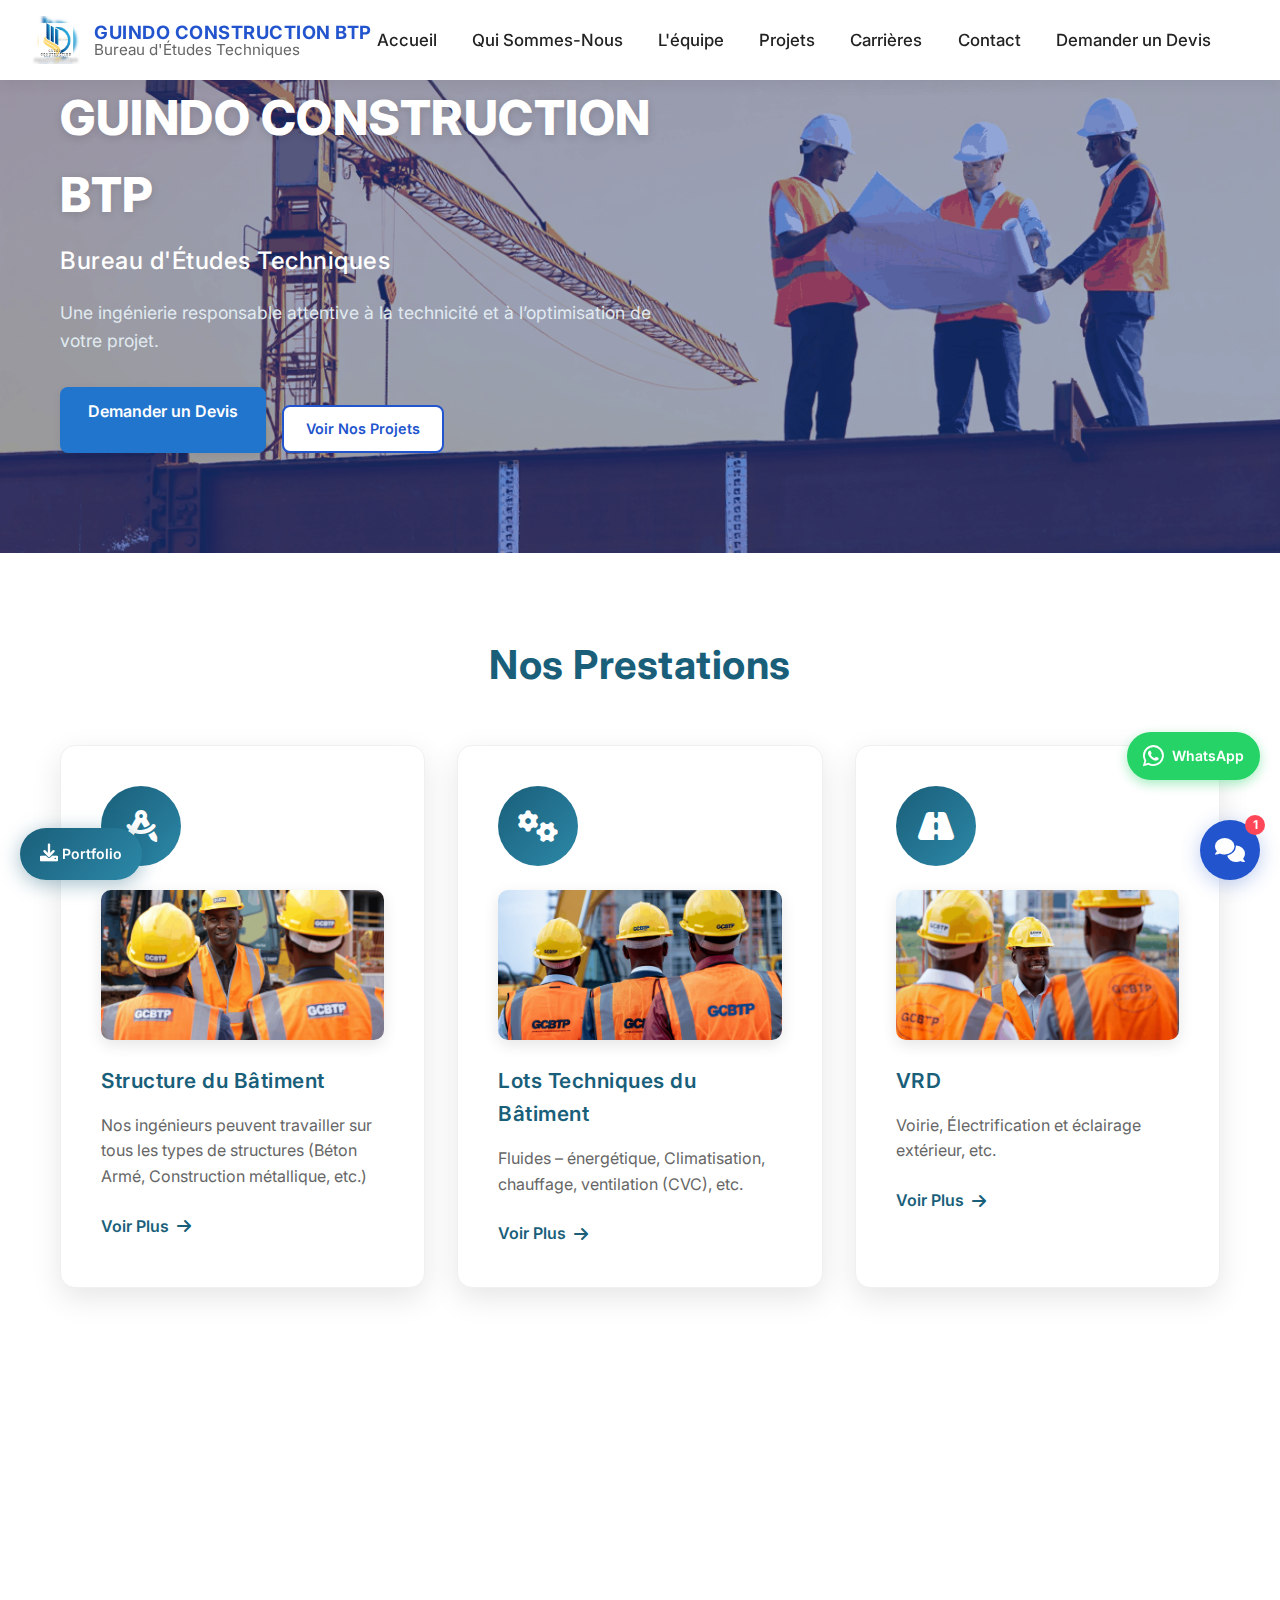
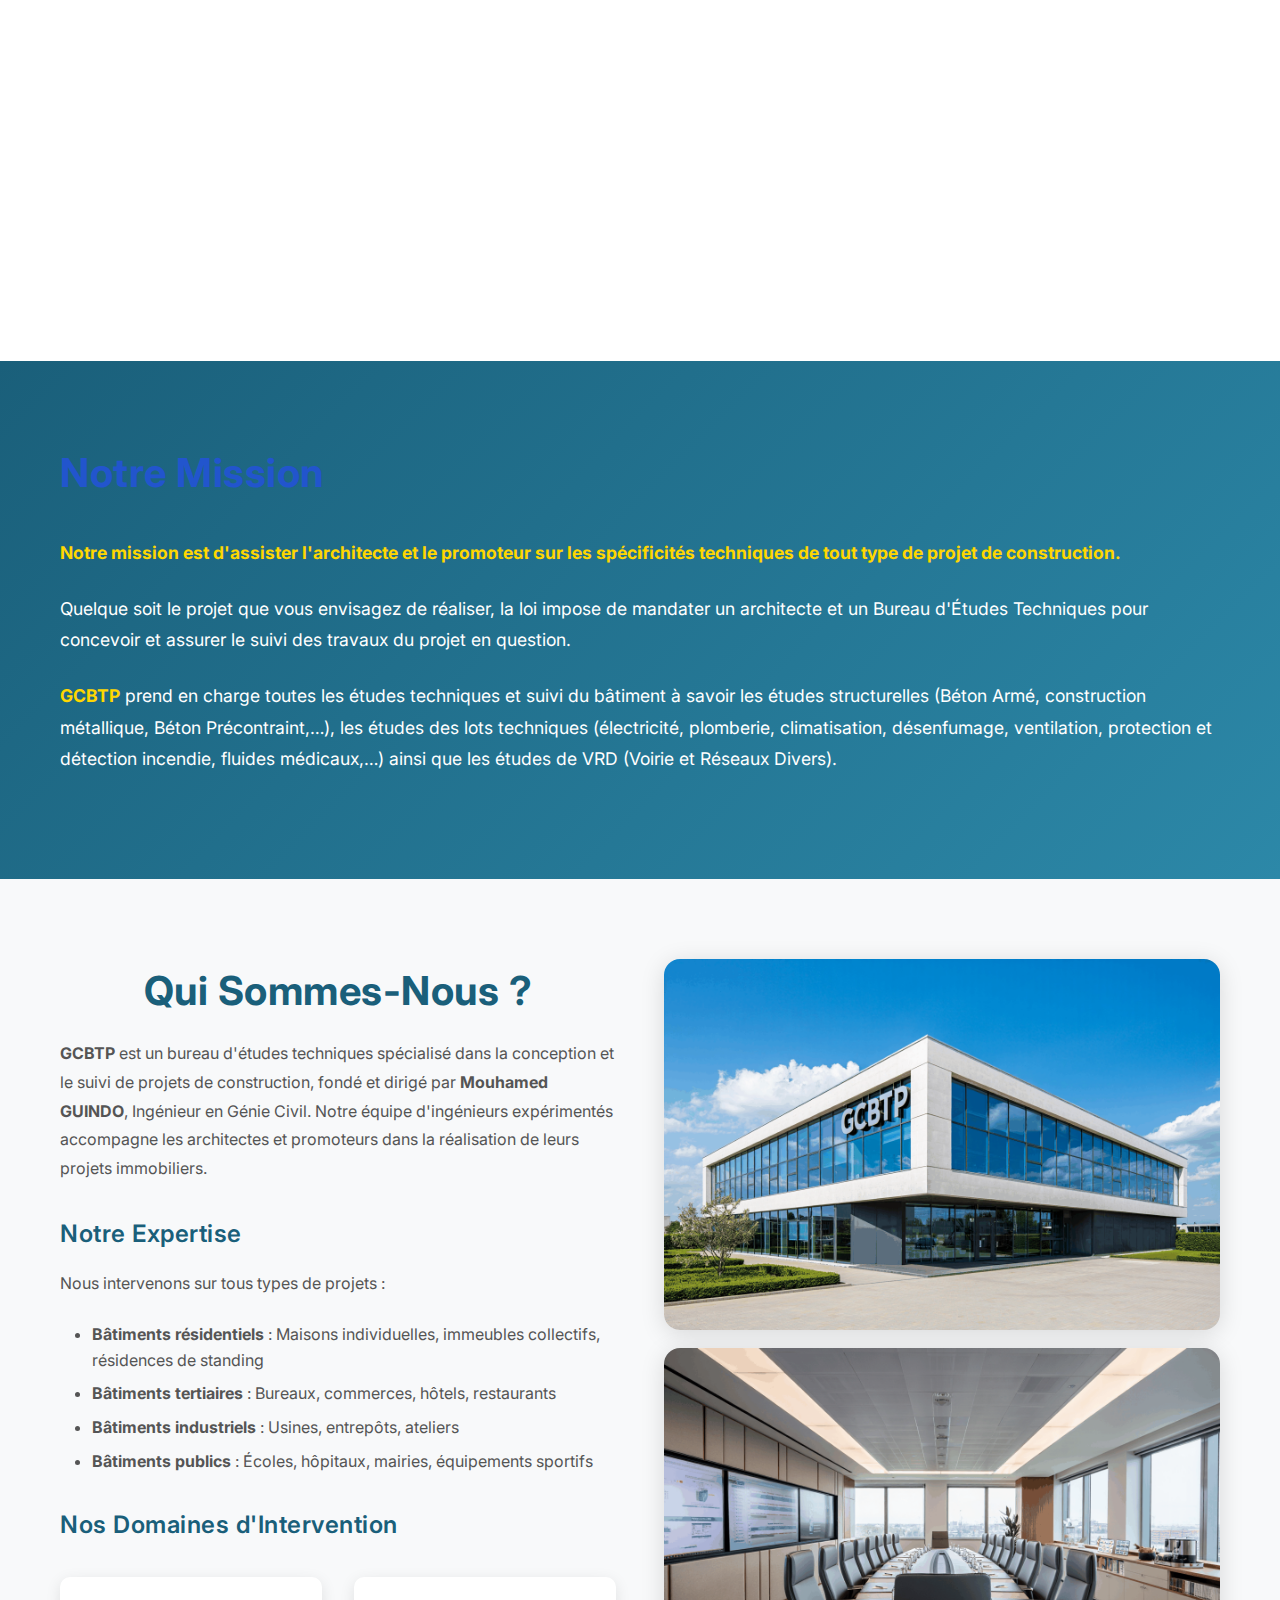
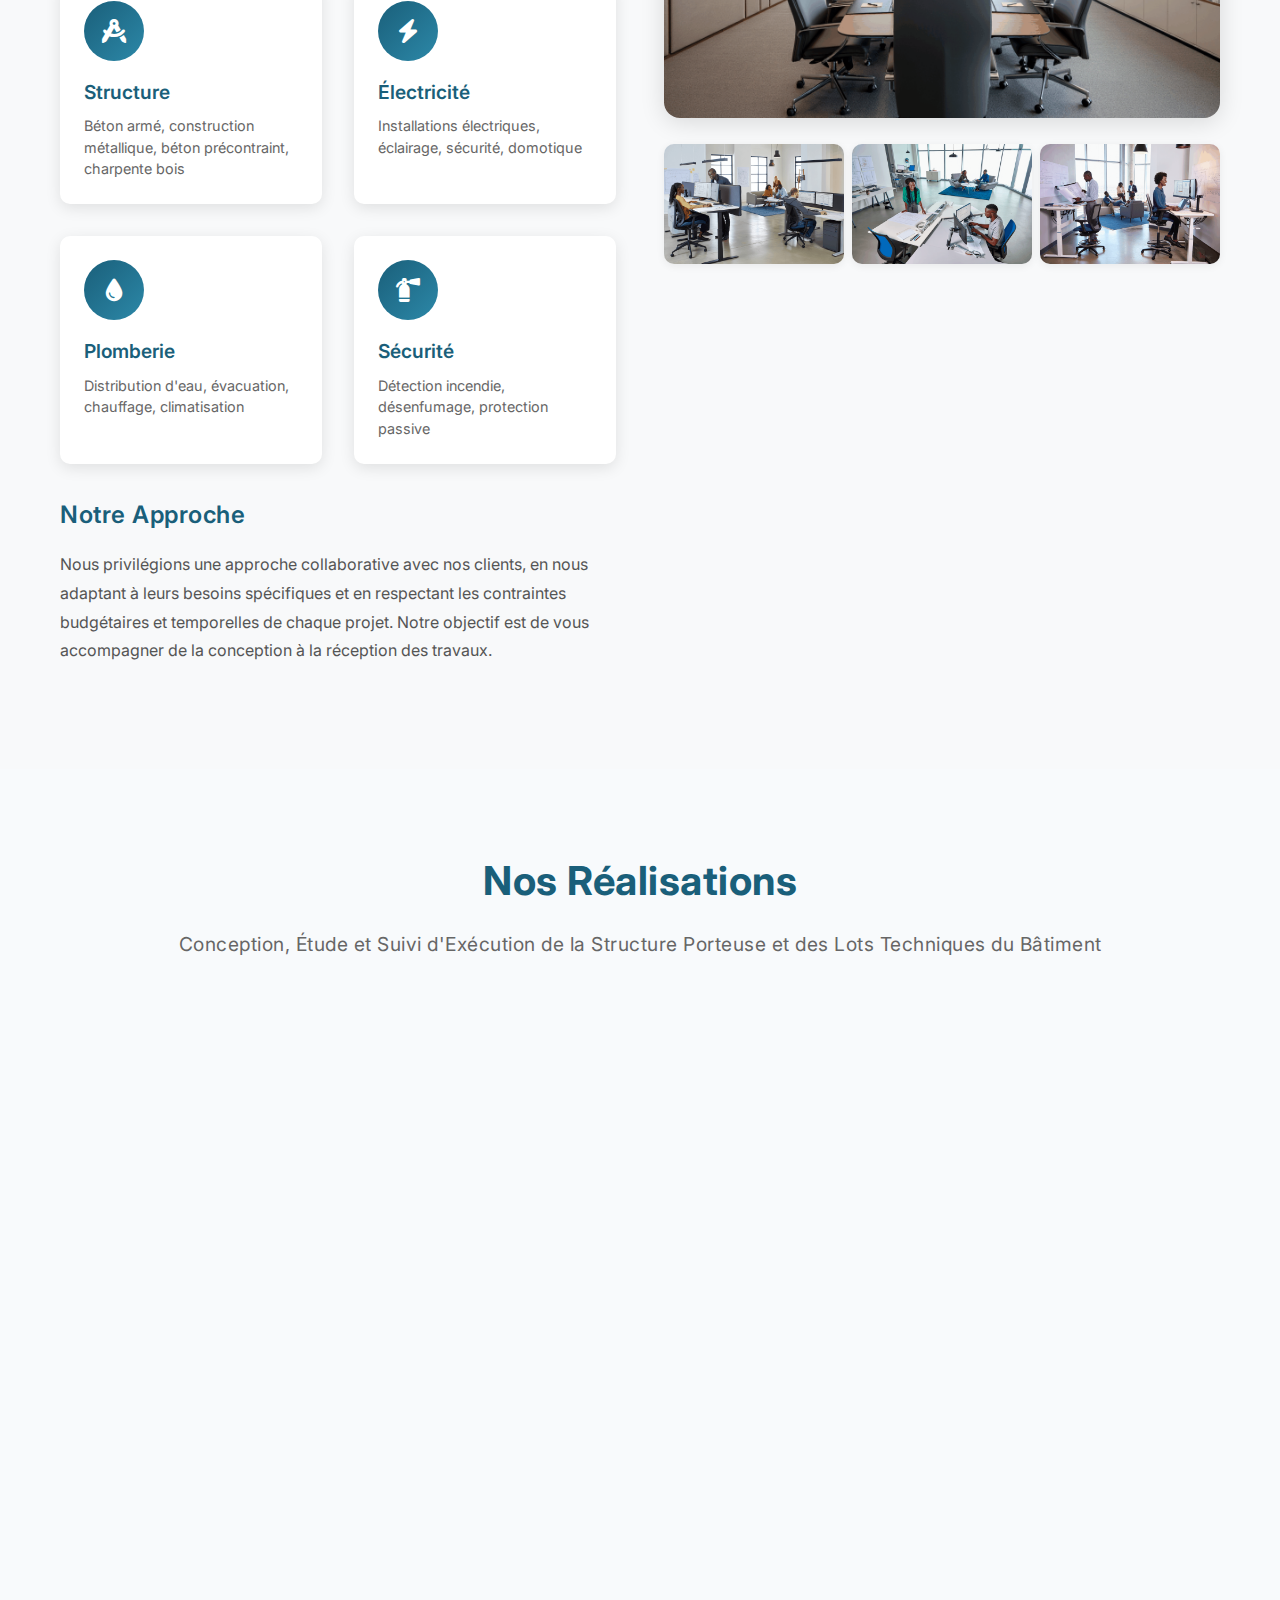
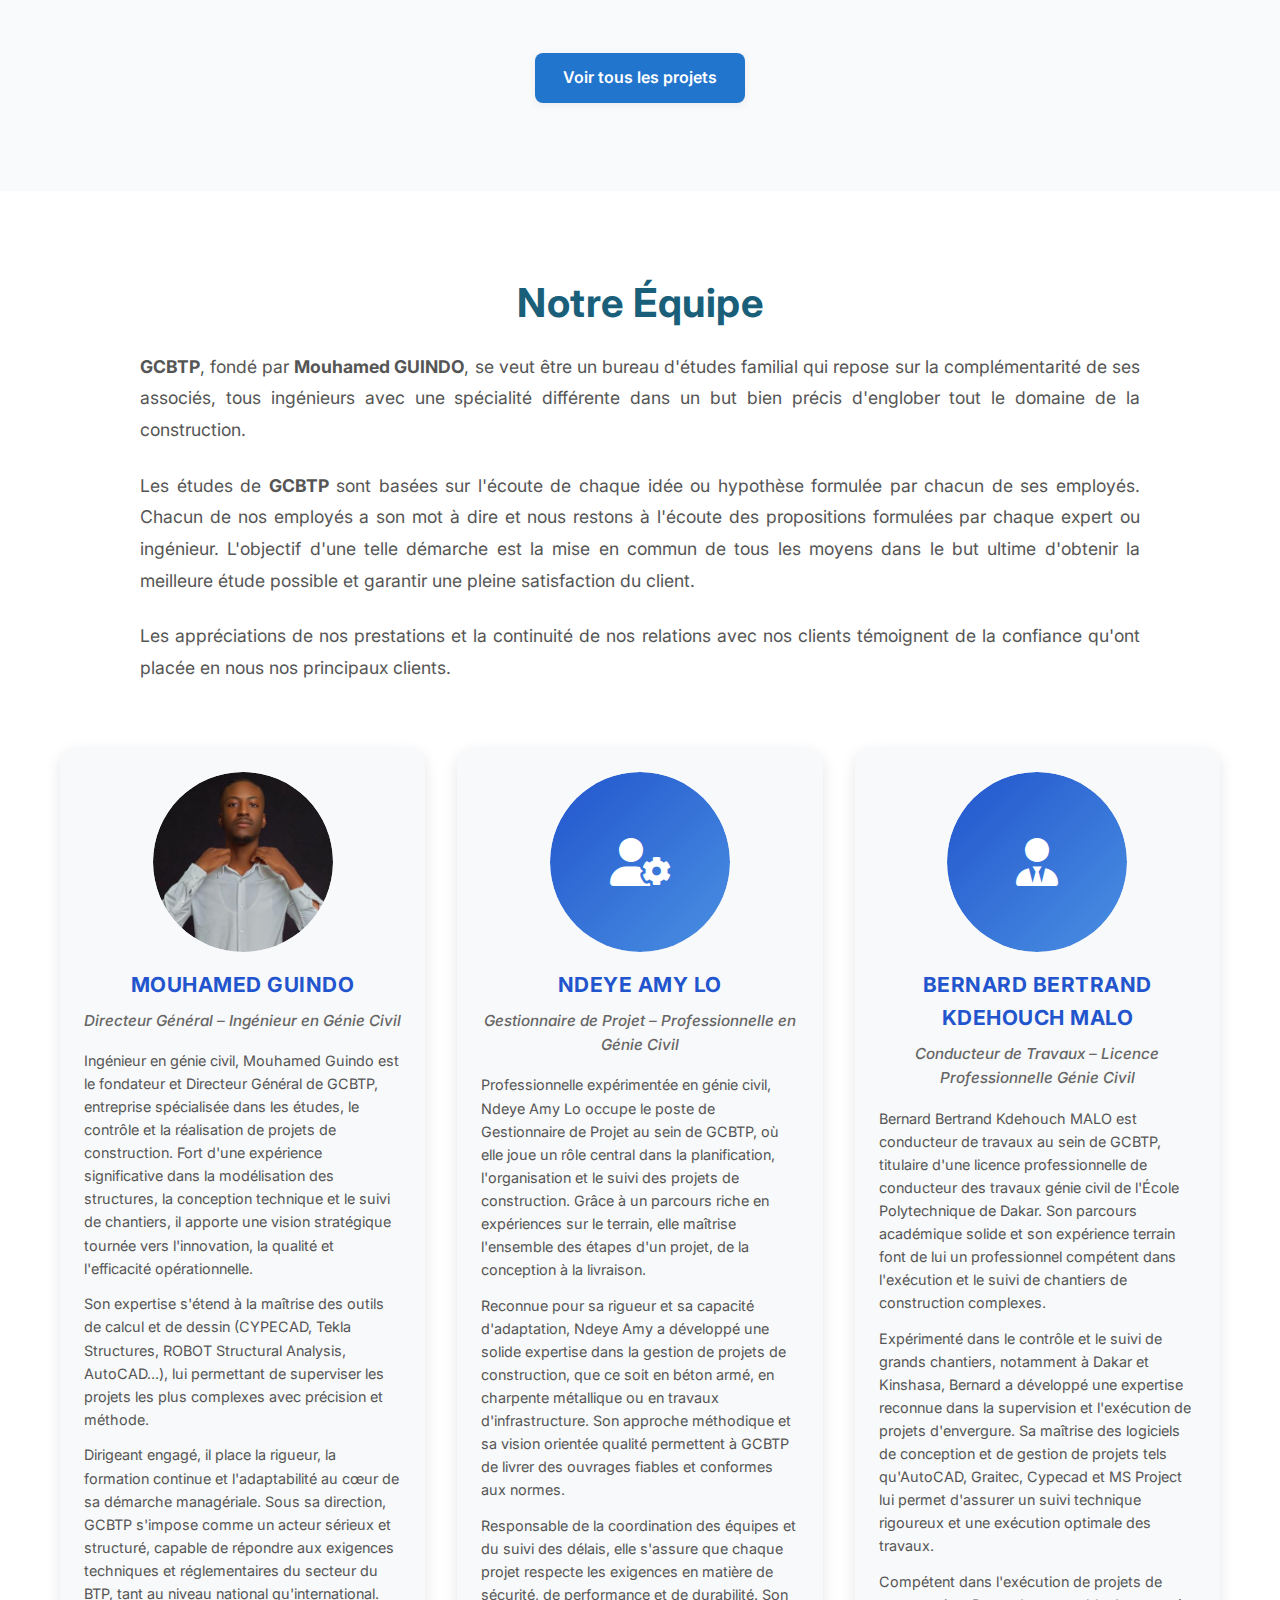
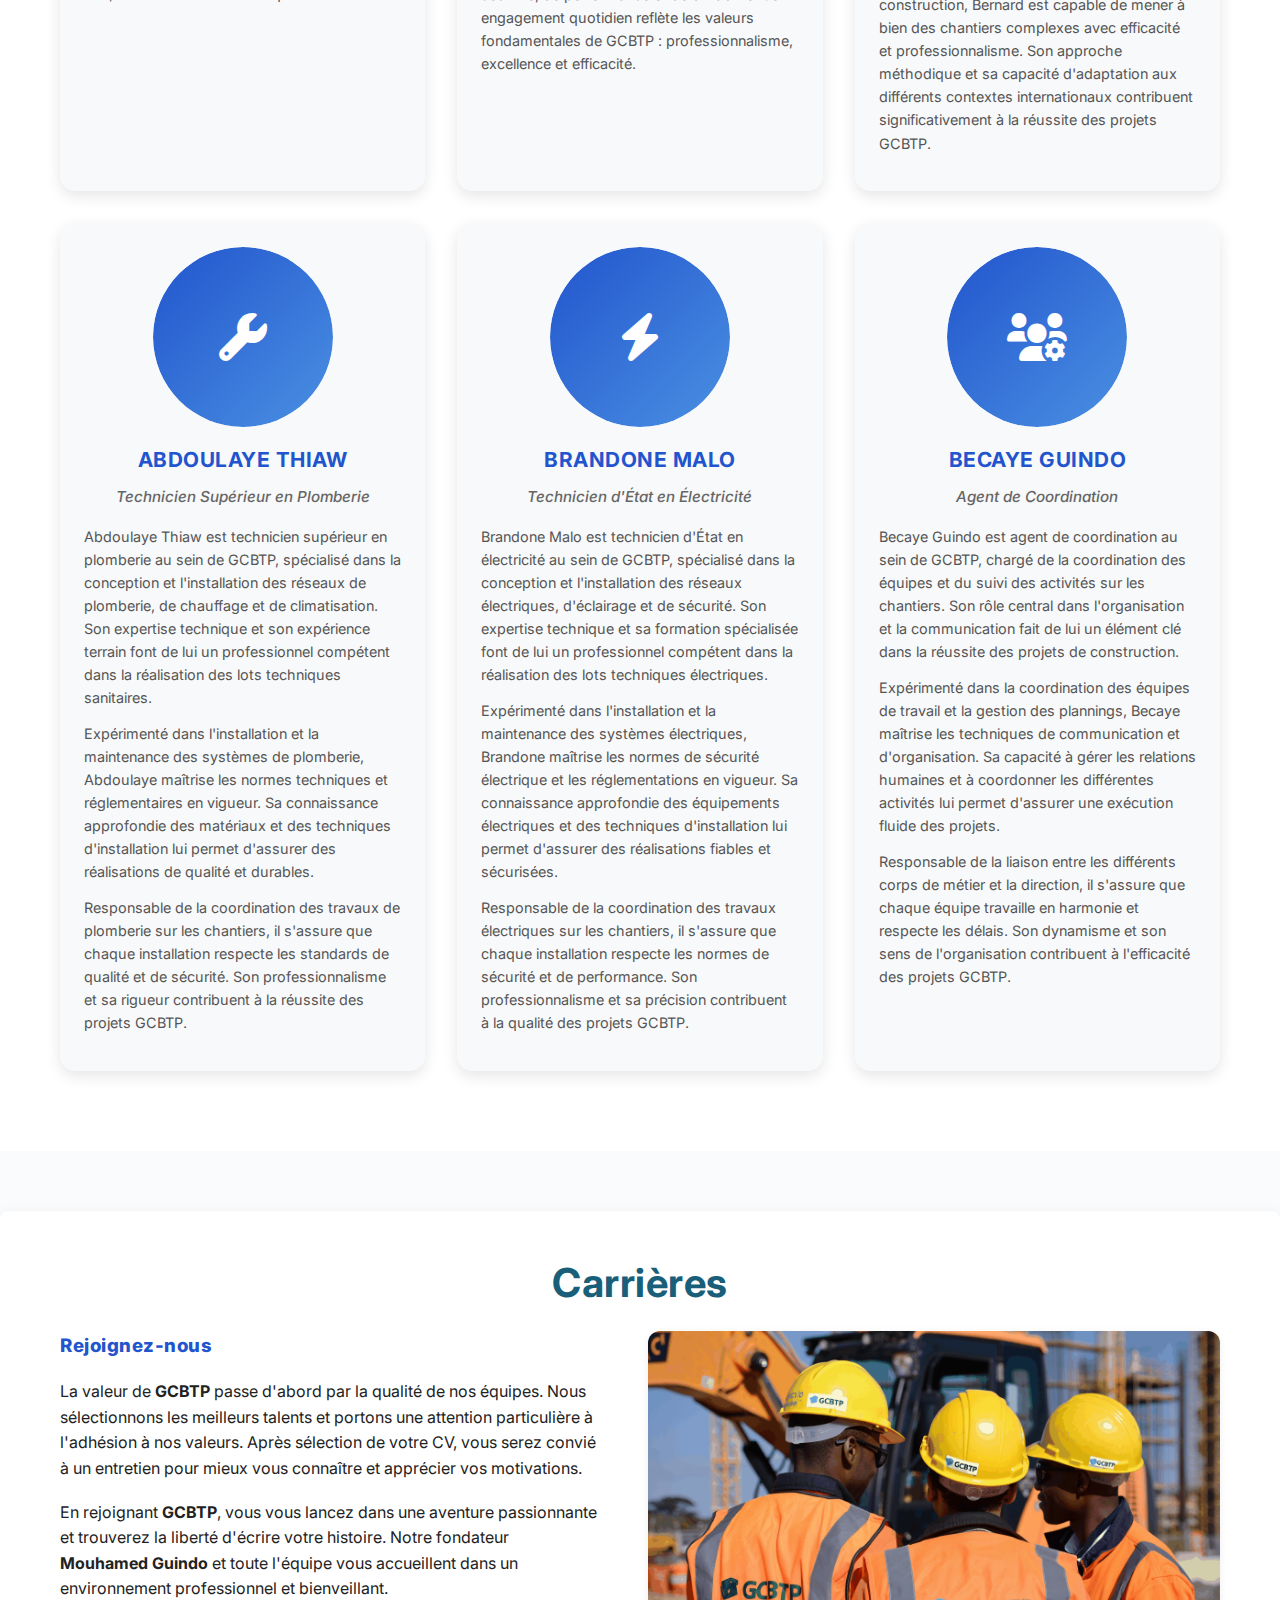
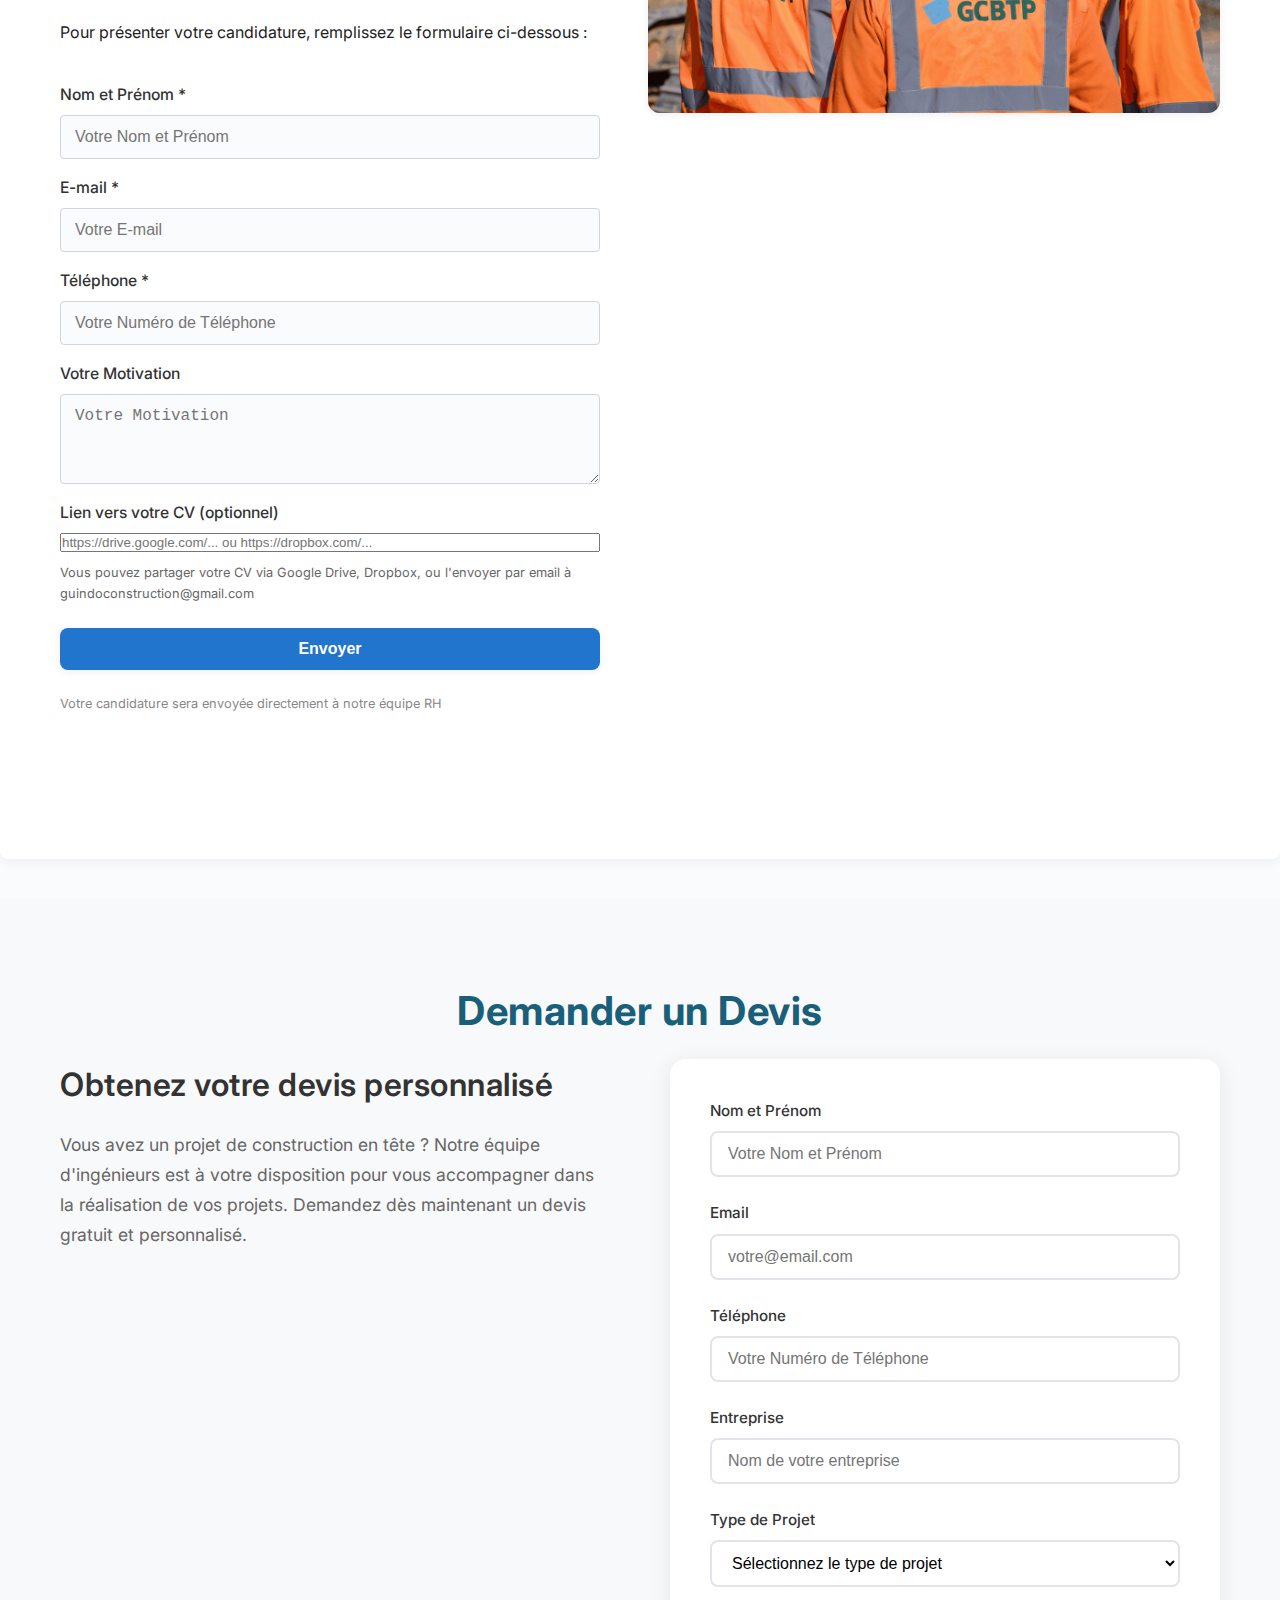
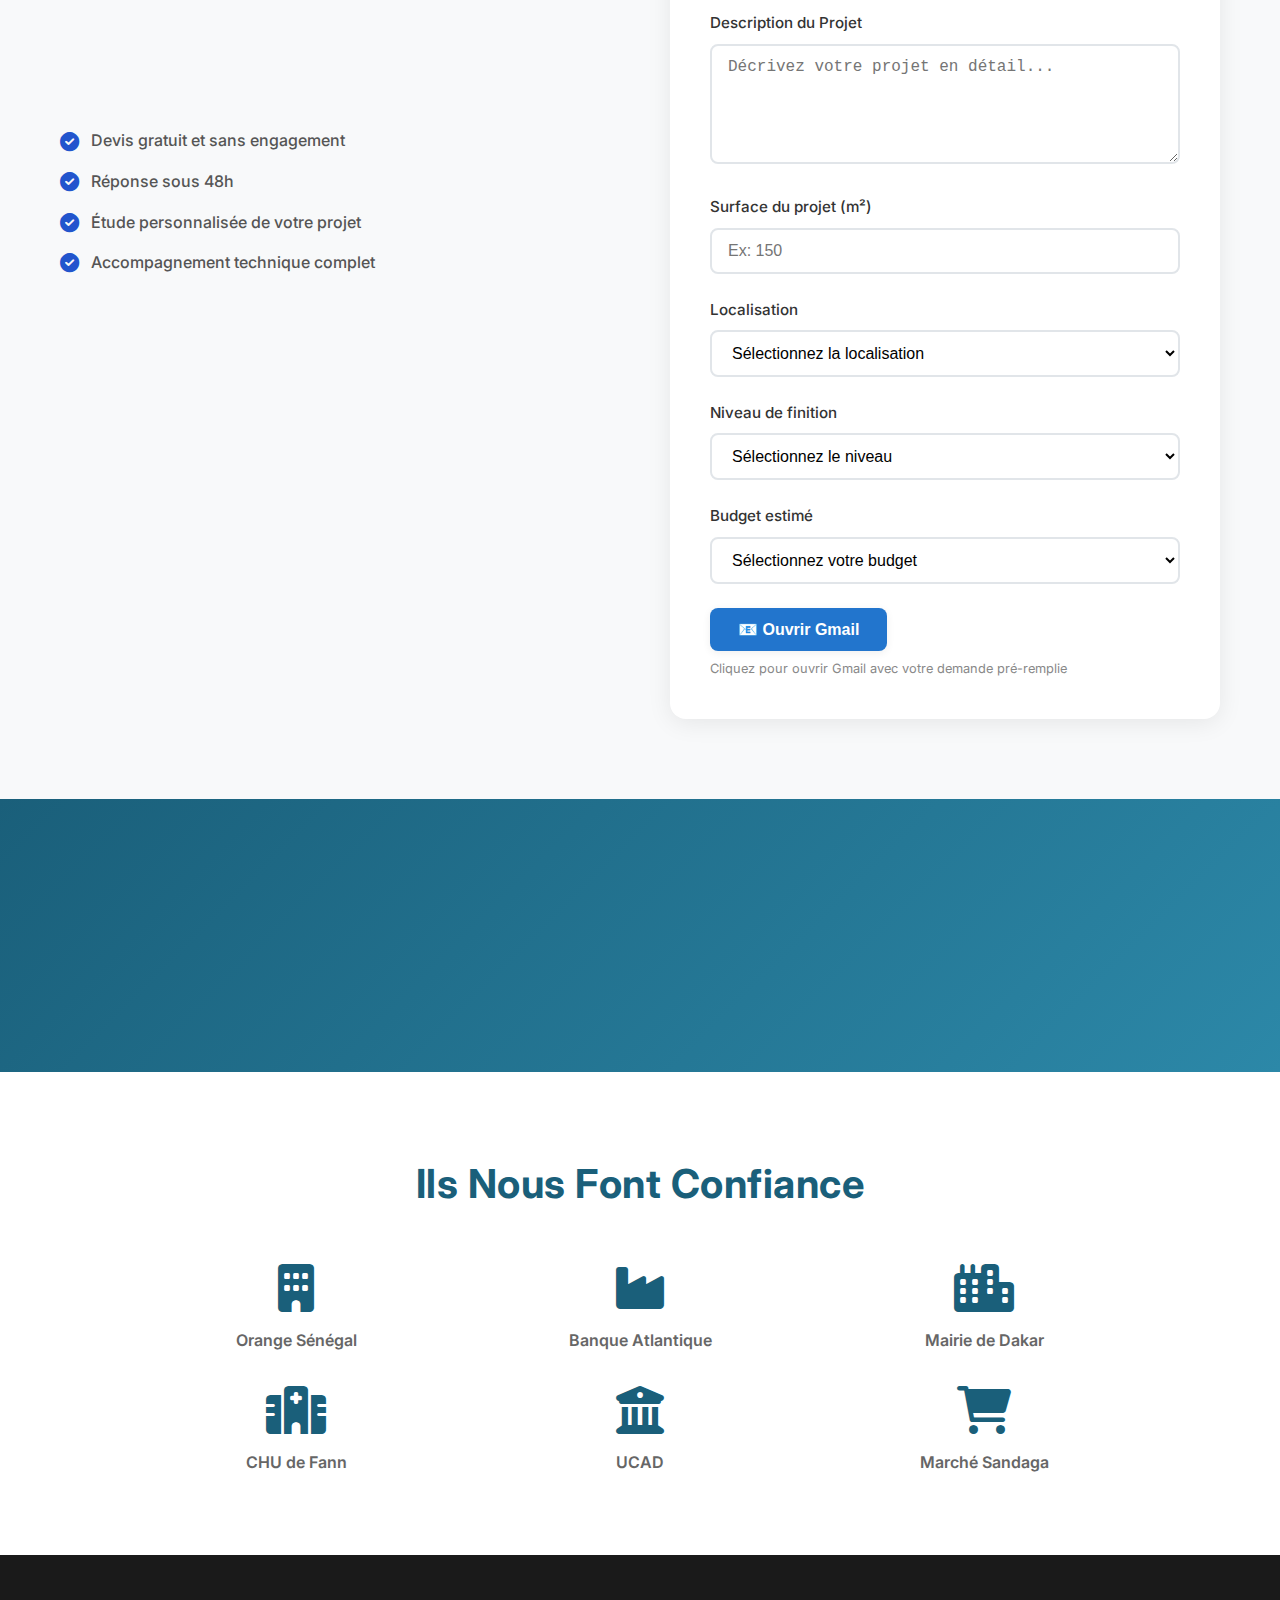
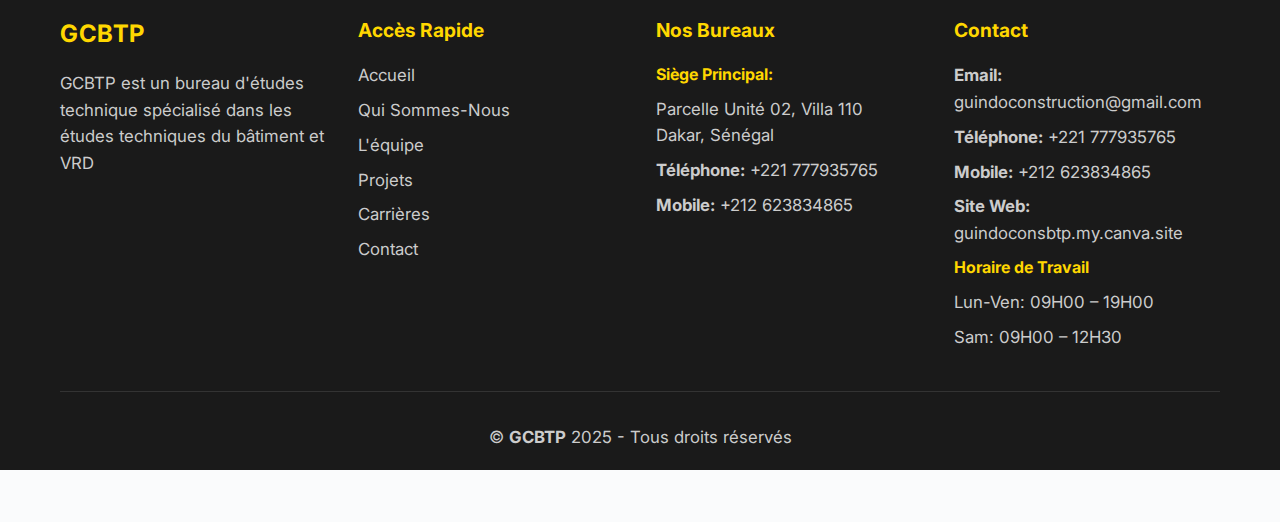
<file: index.html>
<!DOCTYPE html>
<html lang="fr">
<head>
    <meta charset="UTF-8">
    <meta name="viewport" content="width=device-width, initial-scale=1.0">
    <title>GCBTP - Bureau d'Études Techniques | Ingénierie BTP Sénégal</title>
    
    <!-- SEO Meta Tags -->
    <meta name="description" content="GCBTP - Bureau d'études techniques spécialisé dans la conception et le suivi de projets de construction au Sénégal. Ingénierie structure, lots techniques, VRD. Contactez-nous pour vos projets BTP.">
    <meta name="keywords" content="GCBTP, bureau études techniques, ingénierie BTP, construction Sénégal, Mouhamed Guindo, structure bâtiment, lots techniques, VRD, Dakar, Kinshasa">
    <meta name="author" content="GCBTP - Guindo Construction BTP">
    <meta name="robots" content="index, follow">
    <meta name="language" content="fr">
    <meta name="geo.region" content="SN">
    <meta name="geo.placename" content="Dakar, Sénégal">
    <meta name="geo.position" content="14.6928;-17.4467">
    <meta name="ICBM" content="14.6928, -17.4467">
    
    <!-- Open Graph / Facebook -->
    <meta property="og:type" content="website">
    <meta property="og:url" content="https://giundo09.github.io/Guindo-construction/">
    <meta property="og:title" content="GCBTP - Bureau d'Études Techniques | Ingénierie BTP Sénégal">
    <meta property="og:description" content="Bureau d'études techniques spécialisé dans la conception et le suivi de projets de construction. Structure, lots techniques, VRD au Sénégal.">
    <meta property="og:image" content="https://giundo09.github.io/Guindo-construction/Images/LOGO.jpg">
    <meta property="og:site_name" content="GCBTP">
    <meta property="og:locale" content="fr_FR">
    
    <!-- Twitter -->
    <meta property="twitter:card" content="summary_large_image">
    <meta property="twitter:url" content="https://giundo09.github.io/Guindo-construction/">
    <meta property="twitter:title" content="GCBTP - Bureau d'Études Techniques">
    <meta property="twitter:description" content="Bureau d'études techniques spécialisé dans la conception et le suivi de projets de construction au Sénégal.">
    <meta property="twitter:image" content="https://giundo09.github.io/Guindo-construction/Images/LOGO.jpg">
    
    <!-- Canonical URL -->
    <link rel="canonical" href="https://giundo09.github.io/Guindo-construction/">
    
    <!-- Favicon -->
    <link rel="icon" type="image/jpeg" href="Images/LOGO.jpg">
    <link rel="apple-touch-icon" href="Images/LOGO.jpg">
    
    <!-- Google tag (gtag.js) -->
    <script async src="https://www.googletagmanager.com/gtag/js?id=G-LRRYPGL01V"></script>
    <script>
        window.dataLayer = window.dataLayer || [];
        function gtag(){dataLayer.push(arguments);}
        gtag('js', new Date());
        gtag('config', 'G-LRRYPGL01V');
    </script>
    
    <!-- Chat en direct - Tawk.to -->
    <script type="text/javascript">
        var Tawk_API=Tawk_API||{}, Tawk_LoadStart=new Date();
        (function(){
            var s1=document.createElement("script"),s0=document.getElementsByTagName("script")[0];
            s1.async=true;
            s1.src='https://embed.tawk.to/YOUR_TAWK_ID/default';
            s1.charset='UTF-8';
            s1.setAttribute('crossorigin','*');
            s0.parentNode.insertBefore(s1,s0);
        })();
    </script>
    
    <!-- Système de notifications de visite quotidiennes -->
    <script>
        // Système de comptage des visites quotidiennes
        function trackDailyVisit() {
            const today = new Date().toDateString();
            const storageKey = 'gcbpt_visits_' + today;
            
            // Récupérer le nombre de visites d'aujourd'hui
            let todayVisits = parseInt(localStorage.getItem(storageKey)) || 0;
            
            // Incrémenter le compteur
            todayVisits++;
            localStorage.setItem(storageKey, todayVisits.toString());
            
            // Vérifier si c'est la première visite de la journée
            if (todayVisits === 1) {
                // Programmer l'envoi du rapport quotidien à 18h00
                scheduleDailyReport();
            }
            
            console.log(`Visite ${todayVisits} du ${today}`);
        }
        
        // Programmer l'envoi du rapport quotidien
        function scheduleDailyReport() {
            const now = new Date();
            const reportTime = new Date();
            reportTime.setHours(18, 0, 0, 0); // 18h00
            
            // Si on est déjà après 18h, programmer pour le lendemain
            if (now >= reportTime) {
                reportTime.setDate(reportTime.getDate() + 1);
            }
            
            const timeUntilReport = reportTime.getTime() - now.getTime();
            
            setTimeout(() => {
                sendDailyReport();
            }, timeUntilReport);
            
            console.log(`Rapport quotidien programmé pour ${reportTime.toLocaleString('fr-FR')}`);
        }
        
        // Envoyer le rapport quotidien
        function sendDailyReport() {
            const today = new Date().toDateString();
            const homeVisits = parseInt(localStorage.getItem('gcbpt_visits_' + today)) || 0;
            const contactVisits = parseInt(localStorage.getItem('gcbpt_contact_visits_' + today)) || 0;
            const totalVisits = homeVisits + contactVisits;
            
            if (totalVisits > 0) {
                const formData = new FormData();
                formData.append('access_key', 'cf53af9f-c13b-4a19-bfd0-69c85ee9f19d');
                formData.append('subject', '📊 Rapport Quotidien GCBTP - ' + new Date().toLocaleDateString('fr-FR'));
                formData.append('from', 'noreply@gcbtp.com');
                formData.append('to', 'guindoconstruction@gmail.com');
                formData.append('message', `📈 Rapport quotidien du site GCBTP

📅 Date: ${new Date().toLocaleDateString('fr-FR')}
👥 Nombre total de visites: ${totalVisits}

📊 Statistiques par page:
• 🏠 Page d'accueil: ${homeVisits} visite(s)
• 📞 Page Contact: ${contactVisits} visite(s)
• 📈 Total: ${totalVisits} visite(s)

⏰ Heure du rapport: ${new Date().toLocaleTimeString('fr-FR')}
🌐 Site: GUINDO CONSTRUCTION BTP
🔗 URL: https://giundo09.github.io/Guindoconstructionbtp/

---
Rapport automatique quotidien GCBTP`);
                
                fetch('https://api.web3forms.com/submit', {
                    method: 'POST',
                    body: formData
                }).then(() => {
                    console.log('Rapport quotidien envoyé avec succès');
                    // Nettoyer les données après envoi
                    localStorage.removeItem('gcbpt_visits_' + today);
                    localStorage.removeItem('gcbpt_contact_visits_' + today);
                }).catch(error => {
                    console.log('Erreur lors de l\'envoi du rapport:', error);
                });
            }
        }
        
        // Nettoyer les anciennes données (plus de 7 jours)
        function cleanupOldData() {
            const sevenDaysAgo = new Date();
            sevenDaysAgo.setDate(sevenDaysAgo.getDate() - 7);
            
            for (let i = 0; i < localStorage.length; i++) {
                const key = localStorage.key(i);
                if (key && (key.startsWith('gcbpt_visits_') || key.startsWith('gcbpt_contact_visits_'))) {
                    const dateStr = key.replace('gcbpt_visits_', '').replace('gcbpt_contact_visits_', '');
                    const visitDate = new Date(dateStr);
                    
                    if (visitDate < sevenDaysAgo) {
                        localStorage.removeItem(key);
                    }
                }
            }
        }
        
        // Détecter la visite après 3 secondes
        setTimeout(() => {
            trackDailyVisit();
            cleanupOldData();
        }, 3000);
    </script>
    
    <!-- PWA Manifest -->
    <link rel="manifest" href="manifest.json">
    <meta name="theme-color" content="#2255cd">
    <meta name="apple-mobile-web-app-capable" content="yes">
    <meta name="apple-mobile-web-app-status-bar-style" content="default">
    <meta name="apple-mobile-web-app-title" content="GCBTP">
    <meta name="msapplication-TileColor" content="#2255cd">
    <meta name="msapplication-config" content="browserconfig.xml">
    
    <!-- Preconnect for performance -->
    <link rel="preconnect" href="https://fonts.googleapis.com">
    <link rel="preconnect" href="https://cdnjs.cloudflare.com">
    <link rel="dns-prefetch" href="https://api.web3forms.com">
    
    <!-- Stylesheets -->
    <link rel="stylesheet" href="styles.css?v=1.2">
    <link href="https://fonts.googleapis.com/css2?family=Inter:wght@300;400;500;600;700&display=swap" rel="stylesheet">
    <link rel="stylesheet" href="https://cdnjs.cloudflare.com/ajax/libs/font-awesome/6.0.0/css/all.min.css">
    
    <!-- Schema.org structured data -->
    <script type="application/ld+json">
    {
        "@context": "https://schema.org",
        "@type": "Organization",
        "name": "GCBTP - Guindo Construction BTP",
        "alternateName": "GCBTP",
        "url": "https://giundo09.github.io/Guindo-construction/",
        "logo": "https://giundo09.github.io/Guindo-construction/Images/LOGO.jpg",
        "description": "Bureau d'études techniques spécialisé dans la conception et le suivi de projets de construction au Sénégal",
        "address": {
            "@type": "PostalAddress",
            "streetAddress": "Parcelle Unité 02, Villa 110",
            "addressLocality": "Dakar",
            "addressCountry": "SN"
        },
        "contactPoint": {
            "@type": "ContactPoint",
            "telephone": "+221-777935765",
            "contactType": "customer service",
            "availableLanguage": "French"
        },
        "email": "guindoconstruction@gmail.com",
        "foundingDate": "2010",
        "founder": {
            "@type": "Person",
            "name": "Mouhamed Guindo"
        },
        "serviceArea": {
            "@type": "Country",
            "name": "Sénégal"
        },
        "hasOfferCatalog": {
            "@type": "OfferCatalog",
            "name": "Services d'ingénierie BTP",
            "itemListElement": [
                {
                    "@type": "Offer",
                    "itemOffered": {
                        "@type": "Service",
                        "name": "Études de structure",
                        "description": "Béton armé, construction métallique, béton précontraint"
                    }
                },
                {
                    "@type": "Offer",
                    "itemOffered": {
                        "@type": "Service",
                        "name": "Lots techniques",
                        "description": "Électricité, plomberie, climatisation, ventilation"
                    }
                },
                {
                    "@type": "Offer",
                    "itemOffered": {
                        "@type": "Service",
                        "name": "VRD",
                        "description": "Voirie et réseaux divers"
                    }
                }
            ]
        }
    }
    </script>
    
    <!-- Google Analytics -->
    <script async src="https://www.googletagmanager.com/gtag/js?id=GA_MEASUREMENT_ID"></script>
    <script>
        window.dataLayer = window.dataLayer || [];
        function gtag(){dataLayer.push(arguments);}
        gtag('js', new Date());
        gtag('config', 'GA_MEASUREMENT_ID');
    </script>
    
    <!-- Facebook Pixel -->
    <script>
        !function(f,b,e,v,n,t,s)
        {if(f.fbq)return;n=f.fbq=function(){n.callMethod?
        n.callMethod.apply(n,arguments):n.queue.push(arguments)};
        if(!f._fbq)f._fbq=n;n.push=n;n.loaded=!0;n.version='2.0';
        n.queue=[];t=b.createElement(e);t.async=!0;
        t.src=v;s=b.getElementsByTagName(e)[0];
        s.parentNode.insertBefore(t,s)}(window, document,'script',
        'https://connect.facebook.net/en_US/fbevents.js');
        fbq('init', 'YOUR_PIXEL_ID');
        fbq('track', 'PageView');
    </script>
    <noscript><img height="1" width="1" style="display:none"
        src="https://www.facebook.com/tr?id=YOUR_PIXEL_ID&ev=PageView&noscript=1"
    /></noscript>
</head>
<body>
    <!-- Header -->
    <header class="header">
        <nav class="navbar">
            <div class="nav-container">
                <a href="#accueil" class="nav-logo-link">
                <div class="nav-logo">
                    <img src="Images/LOGO.jpg" alt="Logo GUINDO CONSTRUCTION BTP">
                    <div class="nav-logo-text">
                        <span class="nav-logo-title">GUINDO CONSTRUCTION BTP</span>
                        <span class="nav-logo-sub">Bureau d'Études Techniques</span>
                    </div>
                </div>
                </a>
                <ul class="nav-menu">
                    <li><a href="#accueil" class="nav-link">Accueil</a></li>
                    <li><a href="#qui-sommes-nous" class="nav-link">Qui&nbsp;Sommes-Nous</a></li>
                    <li><a href="#equipe" class="nav-link">L'équipe</a></li>
                    <li><a href="#projets" class="nav-link">Projets</a></li>
                    <li><a href="#carrieres" class="nav-link">Carrières</a></li>
                    <li><a href="contact.html" class="nav-link">Contact</a></li>
                    <li><a href="#devis" class="nav-link">Demander un Devis</a></li>
                </ul>
                <div class="nav-buttons">
                    <div class="hamburger">
                        <span></span>
                        <span></span>
                        <span></span>
                    </div>
                </div>
            </div>
        </nav>
    </header>

    <!-- Hero Section -->
    <section id="accueil" class="hero">
        <div class="hero-bg">
            <img src="Images/acceuil.png" alt="GUINDO CONSTRUCTION BTP Couverture">
            <div class="hero-overlay"></div>
        </div>
        <div class="hero-container">
            <div class="hero-content">
                <h1>GUINDO CONSTRUCTION BTP</h1>
                <h2>Bureau d'Études Techniques</h2>
                <p>Une ingénierie responsable attentive à la technicité et à l’optimisation de votre projet.</p>
                <div class="hero-buttons">
                    <a href="#devis" class="btn btn-primary">Demander un Devis</a>
                    <a href="#projets" class="btn btn-secondary">Voir Nos Projets</a>
                </div>
            </div>
        </div>
    </section>

    <!-- Services Section -->
    <section class="services">
        <div class="container">
            <h2 class="section-title fade-in">Nos Prestations</h2>
            <div class="services-grid">
                <div class="service-card slide-in-left">
                    <div class="service-icon">
                        <i class="fas fa-drafting-compass"></i>
                    </div>
                    <div class="service-image">
                        <img src="Images/1.png" alt="Structure du Bâtiment" loading="lazy">
                    </div>
                    <h3>Structure du Bâtiment</h3>
                    <p>Nos ingénieurs peuvent travailler sur tous les types de structures (Béton Armé, Construction métallique, etc.)</p>
                    <a href="#" class="service-link" onclick="showServiceDetails('Structure du Bâtiment')">Voir Plus <i class="fas fa-arrow-right"></i></a>
                </div>
                <div class="service-card fade-in">
                    <div class="service-icon">
                        <i class="fas fa-cogs"></i>
                    </div>
                    <div class="service-image">
                        <img src="Images/2.png" alt="Lots Techniques" loading="lazy">
                    </div>
                    <h3>Lots Techniques du Bâtiment</h3>
                    <p>Fluides – énergétique, Climatisation, chauffage, ventilation (CVC), etc.</p>
                    <a href="#" class="service-link" onclick="showServiceDetails('Lots Techniques du Bâtiment')">Voir Plus <i class="fas fa-arrow-right"></i></a>
                </div>
                <div class="service-card slide-in-right">
                    <div class="service-icon">
                        <i class="fas fa-road"></i>
                    </div>
                    <div class="service-image">
                        <img src="Images/3.png" alt="VRD" loading="lazy">
                    </div>
                    <h3>VRD</h3>
                    <p>Voirie, Électrification et éclairage extérieur, etc.</p>
                    <a href="#" class="service-link" onclick="showServiceDetails('VRD')">Voir Plus <i class="fas fa-arrow-right"></i></a>
                </div>
                <div class="service-card fade-in">
                    <div class="service-icon">
                        <i class="fas fa-hammer"></i>
                    </div>
                    <div class="service-image">
                        <img src="Images/4.png" alt="Construction" loading="lazy">
                    </div>
                    <h3>Construction</h3>
                    <p>Suivi de chantier, coordination des travaux, contrôle qualité et respect des délais pour tous vos projets de construction.</p>
                    <a href="#" class="service-link" onclick="showServiceDetails('Construction')">Voir Plus <i class="fas fa-arrow-right"></i></a>
                </div>
                <div class="service-card slide-in-left">
                    <div class="service-icon">
                        <i class="fas fa-drafting-compass"></i>
                    </div>
                    <div class="service-image">
                        <img src="Images/acceuil.png" alt="Architecture" loading="lazy">
                    </div>
                    <h3>Architecture</h3>
                    <p>Conception architecturale, plans d'exécution, études de faisabilité et design d'espaces fonctionnels et esthétiques.</p>
                    <a href="#" class="service-link" onclick="showServiceDetails('Architecture')">Voir Plus <i class="fas fa-arrow-right"></i></a>
                </div>
                <div class="service-card slide-in-right">
                    <div class="service-icon">
                        <i class="fas fa-palette"></i>
                    </div>
                    <div class="service-image">
                        <img src="Images/bureau gcbtp.png" alt="Design" loading="lazy">
                    </div>
                    <h3>Design & Aménagement</h3>
                    <p>Design d'intérieur, aménagement d'espaces, décoration et optimisation de l'ergonomie pour vos projets résidentiels et commerciaux.</p>
                    <a href="#" class="service-link" onclick="showServiceDetails('Design & Aménagement')">Voir Plus <i class="fas fa-arrow-right"></i></a>
                </div>
            </div>
        </div>
    </section>

    <!-- Mission Section -->
    <section class="mission">
        <div class="container">
            <div class="mission-content">
                <h2>Notre Mission</h2>
                <p><strong>Notre mission est d'assister l'architecte et le promoteur sur les spécificités techniques de tout type de projet de construction.</strong></p>
                <p>Quelque soit le projet que vous envisagez de réaliser, la loi impose de mandater un architecte et un Bureau d'Études Techniques pour concevoir et assurer le suivi des travaux du projet en question.</p>
                <p><strong>GCBTP</strong> prend en charge toutes les études techniques et suivi du bâtiment à savoir les études structurelles (Béton Armé, construction métallique, Béton Précontraint,…), les études des lots techniques (électricité, plomberie, climatisation, désenfumage, ventilation, protection et détection incendie, fluides médicaux,…) ainsi que les études de VRD (Voirie et Réseaux Divers).</p>
            </div>
        </div>
    </section>

    <!-- Qui Sommes-Nous Section -->
    <section id="qui-sommes-nous" class="about">
        <div class="container">
            <div class="about-content">
                                    <div class="about-text">
                        <h2 class="section-title">Qui Sommes-Nous ?</h2>
                        <div class="about-description">
                            <p><strong>GCBTP</strong> est un bureau d'études techniques spécialisé dans la conception et le suivi de projets de construction, fondé et dirigé par <strong>Mouhamed GUINDO</strong>, Ingénieur en Génie Civil. Notre équipe d'ingénieurs expérimentés accompagne les architectes et promoteurs dans la réalisation de leurs projets immobiliers.</p>
                        
                        <h3>Notre Expertise</h3>
                        <p>Nous intervenons sur tous types de projets :</p>
                        <ul>
                            <li><strong>Bâtiments résidentiels</strong> : Maisons individuelles, immeubles collectifs, résidences de standing</li>
                            <li><strong>Bâtiments tertiaires</strong> : Bureaux, commerces, hôtels, restaurants</li>
                            <li><strong>Bâtiments industriels</strong> : Usines, entrepôts, ateliers</li>
                            <li><strong>Bâtiments publics</strong> : Écoles, hôpitaux, mairies, équipements sportifs</li>
                        </ul>

                        <h3>Nos Domaines d'Intervention</h3>
                        <div class="expertise-grid">
                            <div class="expertise-item">
                                <div class="expertise-icon">
                                    <i class="fas fa-drafting-compass"></i>
                                </div>
                                <h4>Structure</h4>
                                <p>Béton armé, construction métallique, béton précontraint, charpente bois</p>
                            </div>
                            <div class="expertise-item">
                                <div class="expertise-icon">
                                    <i class="fas fa-bolt"></i>
                                </div>
                                <h4>Électricité</h4>
                                <p>Installations électriques, éclairage, sécurité, domotique</p>
                            </div>
                            <div class="expertise-item">
                                <div class="expertise-icon">
                                    <i class="fas fa-tint"></i>
                                </div>
                                <h4>Plomberie</h4>
                                <p>Distribution d'eau, évacuation, chauffage, climatisation</p>
                            </div>
                            <div class="expertise-item">
                                <div class="expertise-icon">
                                    <i class="fas fa-fire-extinguisher"></i>
                                </div>
                                <h4>Sécurité</h4>
                                <p>Détection incendie, désenfumage, protection passive</p>
                            </div>
                        </div>

                        <h3>Notre Approche</h3>
                        <p>Nous privilégions une approche collaborative avec nos clients, en nous adaptant à leurs besoins spécifiques et en respectant les contraintes budgétaires et temporelles de chaque projet. Notre objectif est de vous accompagner de la conception à la réception des travaux.</p>
                    </div>
                </div>
                <div class="about-image">
                    <div style="display: flex; flex-direction: column; gap: 18px; height: 100%;">
                        <img src="Images/bureau gcbtp.png" alt="Bureau GCBTP" style="width:100%;height:44%;object-fit:cover;border-radius:16px;box-shadow:0 4px 24px #0002;display:block;">
                        <img src="Images/gcbtp1.png" alt="GCBTP 1" style="width:100%;height:44%;object-fit:cover;border-radius:16px;box-shadow:0 4px 24px #0002;display:block;">
                        <div style="display:flex;gap:8px;height:calc(12% - 8px);margin-top:8px;">
                            <img src="Images/b1.png" alt="Intérieur bureau 1" style="flex:1 1 0;object-fit:cover;border-radius:10px;box-shadow:0 2px 8px #0001;height:100%;width:0;min-width:0;">
                            <img src="Images/b2.png" alt="Intérieur bureau 2" style="flex:1 1 0;object-fit:cover;border-radius:10px;box-shadow:0 2px 8px #0001;height:100%;width:0;min-width:0;">
                            <img src="Images/b3.png" alt="Intérieur bureau 3" style="flex:1 1 0;object-fit:cover;border-radius:10px;box-shadow:0 2px 8px #0001;height:100%;width:0;min-width:0;">
                        </div>
                    </div>
                </div>
            </div>
        </div>
    </section>

    <!-- Projects Section -->
    <section id="projets" class="projects">
        <div class="container">
            <h2 class="section-title">Nos Réalisations</h2>
            <h3 class="section-subtitle">Conception, Étude et Suivi d'Exécution de la Structure Porteuse et des Lots Techniques du Bâtiment</h3>
            <div class="projects-grid">
                <div class="project-card">
                    <a href="hotel-deep-c.html" class="project-link">
                        <div class="project-img-container">
                            <img src="Images/Hotel1.png" alt="Hôtel de Luxe">
                        </div>
                        <div class="project-title">HÔTEL DE LUXE</div>
                    </a>
                </div>
                <div class="project-card">
                    <a href="hotel-medina-gardens.html" class="project-link">
                        <div class="project-img-container">
                            <img src="Images/Hotel2.png" alt="Hôtel MÉDINA GARDENS">
                        </div>
                        <div class="project-title">HÔTEL MÉDINA GARDENS</div>
                    </a>
                </div>
                <div class="project-card">
                    <a href="hotel-hopital-ibn-rochd.html" class="project-link">
                        <div class="project-img-container">
                            <img src="Images/Hotel3.png" alt="URGENCES DE L'HÔPITAL IBN ROCHD">
                        </div>
                        <div class="project-title">URGENCES DE L’HÔPITAL IBN ROCHD</div>
                    </a>
                </div>
                <div class="project-card">
                    <a href="villa-thies.html" class="project-link">
                        <div class="project-img-container">
                            <img src="Images/Hotel4.png" alt="Construction Villa Thiès">
                        </div>
                        <div class="project-title">CONSTRUCTION VILLA THIÈS</div>
                    </a>
                </div>
                <div class="project-card">
                    <a href="centre-vacances-douanes.html" class="project-link">
                        <div class="project-img-container">
                            <img src="Images/Hotel5.png" alt="CENTRE DE VACANCES DES DOUANES">
                        </div>
                        <div class="project-title">CENTRE DE VACANCES DES DOUANES</div>
                    </a>
                </div>
                <div class="project-card">
                    <a href="complexe-touristique-adama.html" class="project-link">
                        <div class="project-img-container">
                            <img src="Images/Hotel6.png" alt="COMPLEXE TOURISTIQUE ADAMA">
                        </div>
                        <div class="project-title">COMPLEXE TOURISTIQUE ADAMA</div>
                    </a>
                </div>
                <div class="project-card">
                    <a href="hotel-wassado-cap-skiring.html" class="project-link">
                        <div class="project-img-container">
                            <img src="Images/WASSADO IMAGES/WhatsApp Image 2025-10-05 à 16.08.18_41ac9478.jpg" alt="HÔTEL WASSADO - CAP SKIRING">
                        </div>
                        <div class="project-title">HÔTEL WASSADO - CAP SKIRING</div>
                    </a>
                </div>
            </div>
            <div class="projects-button">
                <a href="#" class="btn btn-primary">Voir tous les projets</a>
            </div>
        </div>
    </section>

    <!-- Équipe Section -->
    <section id="equipe" class="team">
        <div class="container">
            <h2 class="section-title">Notre Équipe</h2>
            <div class="team-intro">
                <p><strong>GCBTP</strong>, fondé par <strong>Mouhamed GUINDO</strong>, se veut être un bureau d'études familial qui repose sur la complémentarité de ses associés, tous ingénieurs avec une spécialité différente dans un but bien précis d'englober tout le domaine de la construction.</p>
                <p>Les études de <strong>GCBTP</strong> sont basées sur l'écoute de chaque idée ou hypothèse formulée par chacun de ses employés. Chacun de nos employés a son mot à dire et nous restons à l'écoute des propositions formulées par chaque expert ou ingénieur. L'objectif d'une telle démarche est la mise en commun de tous les moyens dans le but ultime d'obtenir la meilleure étude possible et garantir une pleine satisfaction du client.</p>
                <p>Les appréciations de nos prestations et la continuité de nos relations avec nos clients témoignent de la confiance qu'ont placée en nous nos principaux clients.</p>
            </div>
            
            <div class="team-members">
                <div class="team-member">
                    <div class="member-photo">
                        <img src="Images/MOUHAMED GUINDO.jpg" alt="Mouhamed Guindo - Directeur Général GCBTP" class="member-photo-img">
                    </div>
                    <div class="member-info">
                        <h3 class="member-name">Mouhamed GUINDO</h3>
                        <p class="member-title">Directeur Général – Ingénieur en Génie Civil</p>
                        <div class="member-description">
                            <p>Ingénieur en génie civil, Mouhamed Guindo est le fondateur et Directeur Général de GCBTP, entreprise spécialisée dans les études, le contrôle et la réalisation de projets de construction. Fort d'une expérience significative dans la modélisation des structures, la conception technique et le suivi de chantiers, il apporte une vision stratégique tournée vers l'innovation, la qualité et l'efficacité opérationnelle.</p>
                            <p>Son expertise s'étend à la maîtrise des outils de calcul et de dessin (CYPECAD, Tekla Structures, ROBOT Structural Analysis, AutoCAD...), lui permettant de superviser les projets les plus complexes avec précision et méthode.</p>
                            <p>Dirigeant engagé, il place la rigueur, la formation continue et l'adaptabilité au cœur de sa démarche managériale. Sous sa direction, GCBTP s'impose comme un acteur sérieux et structuré, capable de répondre aux exigences techniques et réglementaires du secteur du BTP, tant au niveau national qu'international.</p>
                        </div>
                    </div>
                </div>


                <div class="team-member">
                    <div class="member-photo">
                        <div class="photo-placeholder">
                            <i class="fas fa-user-cog"></i>
                        </div>
                    </div>
                    <div class="member-info">
                        <h3 class="member-name">Ndeye Amy Lo</h3>
                        <p class="member-title">Gestionnaire de Projet – Professionnelle en Génie Civil</p>
                        <div class="member-description">
                            <p>Professionnelle expérimentée en génie civil, Ndeye Amy Lo occupe le poste de Gestionnaire de Projet au sein de GCBTP, où elle joue un rôle central dans la planification, l'organisation et le suivi des projets de construction. Grâce à un parcours riche en expériences sur le terrain, elle maîtrise l'ensemble des étapes d'un projet, de la conception à la livraison.</p>
                            <p>Reconnue pour sa rigueur et sa capacité d'adaptation, Ndeye Amy a développé une solide expertise dans la gestion de projets de construction, que ce soit en béton armé, en charpente métallique ou en travaux d'infrastructure. Son approche méthodique et sa vision orientée qualité permettent à GCBTP de livrer des ouvrages fiables et conformes aux normes.</p>
                            <p>Responsable de la coordination des équipes et du suivi des délais, elle s'assure que chaque projet respecte les exigences en matière de sécurité, de performance et de durabilité. Son engagement quotidien reflète les valeurs fondamentales de GCBTP : professionnalisme, excellence et efficacité.</p>
                        </div>
                    </div>
                </div>

                <div class="team-member">
                    <div class="member-photo">
                        <div class="photo-placeholder">
                            <i class="fas fa-user-tie"></i>
                        </div>
                    </div>
                    <div class="member-info">
                        <h3 class="member-name">Bernard Bertrand Kdehouch MALO</h3>
                        <p class="member-title">Conducteur de Travaux – Licence Professionnelle Génie Civil</p>
                        <div class="member-description">
                            <p>Bernard Bertrand Kdehouch MALO est conducteur de travaux au sein de GCBTP, titulaire d'une licence professionnelle de conducteur des travaux génie civil de l'École Polytechnique de Dakar. Son parcours académique solide et son expérience terrain font de lui un professionnel compétent dans l'exécution et le suivi de chantiers de construction complexes.</p>
                            <p>Expérimenté dans le contrôle et le suivi de grands chantiers, notamment à Dakar et Kinshasa, Bernard a développé une expertise reconnue dans la supervision et l'exécution de projets d'envergure. Sa maîtrise des logiciels de conception et de gestion de projets tels qu'AutoCAD, Graitec, Cypecad et MS Project lui permet d'assurer un suivi technique rigoureux et une exécution optimale des travaux.</p>
                            <p>Compétent dans l'exécution de projets de construction, Bernard est capable de mener à bien des chantiers complexes avec efficacité et professionnalisme. Son approche méthodique et sa capacité d'adaptation aux différents contextes internationaux contribuent significativement à la réussite des projets GCBTP.</p>
                        </div>
                    </div>
                </div>

                <div class="team-member">
                    <div class="member-photo">
                        <div class="photo-placeholder">
                            <i class="fas fa-wrench"></i>
                        </div>
                    </div>
                    <div class="member-info">
                        <h3 class="member-name">Abdoulaye THIAW</h3>
                        <p class="member-title">Technicien Supérieur en Plomberie</p>
                        <div class="member-description">
                            <p>Abdoulaye Thiaw est technicien supérieur en plomberie au sein de GCBTP, spécialisé dans la conception et l'installation des réseaux de plomberie, de chauffage et de climatisation. Son expertise technique et son expérience terrain font de lui un professionnel compétent dans la réalisation des lots techniques sanitaires.</p>
                            <p>Expérimenté dans l'installation et la maintenance des systèmes de plomberie, Abdoulaye maîtrise les normes techniques et réglementaires en vigueur. Sa connaissance approfondie des matériaux et des techniques d'installation lui permet d'assurer des réalisations de qualité et durables.</p>
                            <p>Responsable de la coordination des travaux de plomberie sur les chantiers, il s'assure que chaque installation respecte les standards de qualité et de sécurité. Son professionnalisme et sa rigueur contribuent à la réussite des projets GCBTP.</p>
                        </div>
                    </div>
                </div>

                <div class="team-member">
                    <div class="member-photo">
                        <div class="photo-placeholder">
                            <i class="fas fa-bolt"></i>
                        </div>
                    </div>
                    <div class="member-info">
                        <h3 class="member-name">Brandone MALO</h3>
                        <p class="member-title">Technicien d'État en Électricité</p>
                        <div class="member-description">
                            <p>Brandone Malo est technicien d'État en électricité au sein de GCBTP, spécialisé dans la conception et l'installation des réseaux électriques, d'éclairage et de sécurité. Son expertise technique et sa formation spécialisée font de lui un professionnel compétent dans la réalisation des lots techniques électriques.</p>
                            <p>Expérimenté dans l'installation et la maintenance des systèmes électriques, Brandone maîtrise les normes de sécurité électrique et les réglementations en vigueur. Sa connaissance approfondie des équipements électriques et des techniques d'installation lui permet d'assurer des réalisations fiables et sécurisées.</p>
                            <p>Responsable de la coordination des travaux électriques sur les chantiers, il s'assure que chaque installation respecte les normes de sécurité et de performance. Son professionnalisme et sa précision contribuent à la qualité des projets GCBTP.</p>
                        </div>
                    </div>
                </div>

                <div class="team-member">
                    <div class="member-photo">
                        <div class="photo-placeholder">
                            <i class="fas fa-users-cog"></i>
                        </div>
                    </div>
                    <div class="member-info">
                        <h3 class="member-name">Becaye GUINDO</h3>
                        <p class="member-title">Agent de Coordination</p>
                        <div class="member-description">
                            <p>Becaye Guindo est agent de coordination au sein de GCBTP, chargé de la coordination des équipes et du suivi des activités sur les chantiers. Son rôle central dans l'organisation et la communication fait de lui un élément clé dans la réussite des projets de construction.</p>
                            <p>Expérimenté dans la coordination des équipes de travail et la gestion des plannings, Becaye maîtrise les techniques de communication et d'organisation. Sa capacité à gérer les relations humaines et à coordonner les différentes activités lui permet d'assurer une exécution fluide des projets.</p>
                            <p>Responsable de la liaison entre les différents corps de métier et la direction, il s'assure que chaque équipe travaille en harmonie et respecte les délais. Son dynamisme et son sens de l'organisation contribuent à l'efficacité des projets GCBTP.</p>
                        </div>
                    </div>
                </div>

            </div>
        </div>
    </section>

    <!-- Carrières Section -->
    <section id="carrieres" class="carrieres">
        <div class="container">
            <h2 class="section-title">Carrières</h2>
            <div class="carrieres-content">
                <div class="carrieres-left">
                    <h3>Rejoignez-nous</h3>
                    <p>La valeur de <strong>GCBTP</strong> passe d'abord par la qualité de nos équipes. Nous sélectionnons les meilleurs talents et portons une attention particulière à l'adhésion à nos valeurs. Après sélection de votre CV, vous serez convié à un entretien pour mieux vous connaître et apprécier vos motivations.</p>
                    <p>En rejoignant <strong>GCBTP</strong>, vous vous lancez dans une aventure passionnante et trouverez la liberté d'écrire votre histoire. Notre fondateur <strong>Mouhamed Guindo</strong> et toute l'équipe vous accueillent dans un environnement professionnel et bienveillant.</p>
                    <p>Pour présenter votre candidature, remplissez le formulaire ci-dessous :</p>
                    <form class="carrieres-form" id="carrieresForm" action="https://api.web3forms.com/submit" method="POST">
                        <input type="hidden" name="access_key" value="cf53af9f-c13b-4a19-bfd0-69c85ee9f19d">
                        <input type="hidden" name="subject" value="Nouvelle candidature - GCBTP">
                        <input type="hidden" name="from_name" value="Site GCBTP">
                        <input type="hidden" name="to" value="guindoconstruction@gmail.com">
                        <input type="hidden" name="replyto" value="guindoconstruction@gmail.com">
                        <input type="hidden" name="redirect" value="false">
                        <input type="hidden" name="redirect_url" value="https://giundo09.github.io/Guindo-construction/?candidature=success">
                        <input type="hidden" name="honeypot" value="">
                        <div class="form-group">
                            <label for="nom">Nom et Prénom *</label>
                            <input type="text" id="nom" name="nom" placeholder="Votre Nom et Prénom" required>
                        </div>
                        <div class="form-group">
                            <label for="email">E-mail *</label>
                            <input type="email" id="email" name="email" placeholder="Votre E-mail" required>
                        </div>
                        <div class="form-group">
                            <label for="telephone">Téléphone *</label>
                            <input type="tel" id="telephone" name="telephone" placeholder="Votre Numéro de Téléphone" required>
                        </div>
                        <div class="form-group">
                            <label for="motivation">Votre Motivation</label>
                            <textarea id="motivation" name="motivation" placeholder="Votre Motivation"></textarea>
                        </div>
                        <div class="form-group">
                            <label for="cv_url">Lien vers votre CV (optionnel)</label>
                            <input type="url" id="cv_url" name="cv_url" placeholder="https://drive.google.com/... ou https://dropbox.com/...">
                            <small style="color: #666; font-size: 0.8em; margin-top: 5px; display: block;">
                                Vous pouvez partager votre CV via Google Drive, Dropbox, ou l'envoyer par email à guindoconstruction@gmail.com
                            </small>
                        </div>
                        <button type="submit" class="btn btn-primary">Envoyer</button>
                        <p style="font-size:0.8em;color:#888;margin-top:8px;">Votre candidature sera envoyée directement à notre équipe RH</p>
                    </form>
                    <div id="carrieres-confirm" style="display:none;padding:32px 0 0 0;">
                        <div style="background:#f7f8fa;border:1.5px solid #bfc6d1;border-radius:8px;padding:32px 24px;text-align:center;max-width:500px;margin:auto;">
                            <i class="fas fa-check-circle" style="color:#2255cd;font-size:2.5em;margin-bottom:12px;"></i>
                            <h3 style="color:#2255cd;">Merci, votre candidature a bien été envoyée !</h3>
                            <p>Nous vous contacterons si votre profil correspond à nos besoins.</p>
                        </div>
                    </div>
                </div>
                <div class="carrieres-right">
                    <div class="carrieres-images">
                        <img src="Images/4.png" alt="Rejoignez GCBTP" style="max-width:100%;border-radius:12px;box-shadow:0 2px 8px #0001;margin-bottom:20px;">
                        <div class="founder-photo scale-in">
                            <img src="Images/MOUHAMED GUINDO.jpg" alt="Mouhamed Guindo - Directeur Général GCBTP" style="max-width:100%;border-radius:12px;box-shadow:0 4px 16px rgba(0,0,0,0.15);">
                            <div class="founder-info">
                                <h4>Mouhamed GUINDO</h4>
                                <p>Directeur Général & Fondateur</p>
                                <p style="font-size:0.9em;color:#666;margin-top:8px;">"Rejoignez une équipe passionnée par l'excellence technique"</p>
                            </div>
                        </div>
                    </div>
                </div>
            </div>
        </div>
    </section>

    <!-- Devis Section -->
    <section id="devis" class="devis">
        <div class="container">
            <h2 class="section-title">Demander un Devis</h2>
            <div class="devis-content">
                <div class="devis-left">
                    <h3>Obtenez votre devis personnalisé</h3>
                    <p>Vous avez un projet de construction en tête ? Notre équipe d'ingénieurs est à votre disposition pour vous accompagner dans la réalisation de vos projets. Demandez dès maintenant un devis gratuit et personnalisé.</p>
                    
                    <!-- Image illustrative du processus de devis -->
                    <div class="devis-process-image scale-in">
                        <img src="Images/Devis travaux.jpg" alt="Équipe GCBTP travaillant sur des plans de construction - Processus de devis professionnel" style="width: 100%; max-width: 500px; border-radius: 12px; box-shadow: 0 8px 32px rgba(0,0,0,0.1); margin: 20px 0;">
                        <p style="text-align: center; font-style: italic; color: #666; font-size: 0.9em; margin-top: 10px;">
                            Notre équipe d'experts analyse vos plans pour vous proposer le devis le plus précis
                        </p>
                    </div>
                    <div class="devis-benefits">
                        <div class="benefit-item">
                            <i class="fas fa-check-circle"></i>
                            <span>Devis gratuit et sans engagement</span>
                        </div>
                        <div class="benefit-item">
                            <i class="fas fa-check-circle"></i>
                            <span>Réponse sous 48h</span>
                        </div>
                        <div class="benefit-item">
                            <i class="fas fa-check-circle"></i>
                            <span>Étude personnalisée de votre projet</span>
                        </div>
                        <div class="benefit-item">
                            <i class="fas fa-check-circle"></i>
                            <span>Accompagnement technique complet</span>
                        </div>
                    </div>
                </div>
                <div class="devis-right">
                    <form class="devis-form" id="devisForm">
                        <div class="form-group">
                            <label for="nom-devis">Nom et Prénom</label>
                            <input type="text" id="nom-devis" name="nom" placeholder="Votre Nom et Prénom">
                        </div>
                        <div class="form-group">
                            <label for="email-devis">Email</label>
                            <input type="email" id="email-devis" name="email" placeholder="votre@email.com">
                        </div>
                        <div class="form-group">
                            <label for="telephone-devis">Téléphone</label>
                            <input type="tel" id="telephone-devis" name="telephone" placeholder="Votre Numéro de Téléphone">
                        </div>
                        <div class="form-group">
                            <label for="entreprise">Entreprise</label>
                            <input type="text" id="entreprise" name="entreprise" placeholder="Nom de votre entreprise">
                        </div>
                        <div class="form-group">
                            <label for="type-projet">Type de Projet</label>
                            <select id="type-projet" name="type-projet">
                                <option value="">Sélectionnez le type de projet</option>
                                <option value="residentiel">Bâtiment Résidentiel</option>
                                <option value="tertiaire">Bâtiment Tertiaire</option>
                                <option value="industriel">Bâtiment Industriel</option>
                                <option value="public">Bâtiment Public</option>
                                <option value="vrd">VRD (Voirie et Réseaux Divers)</option>
                                <option value="autre">Autre</option>
                            </select>
                        </div>
                        <div class="form-group">
                            <label for="description-projet">Description du Projet</label>
                            <textarea id="description-projet" name="description" placeholder="Décrivez votre projet en détail..."></textarea>
                        </div>
                        <div class="form-group">
                            <label for="surface">Surface du projet (m²)</label>
                            <input type="number" id="surface" name="surface" placeholder="Ex: 150" min="1" max="10000">
                        </div>
                        <div class="form-group">
                            <label for="localisation">Localisation</label>
                            <select id="localisation" name="localisation">
                                <option value="">Sélectionnez la localisation</option>
                                <option value="dakar">Dakar</option>
                                <option value="regions">Régions du Sénégal</option>
                            </select>
                        </div>
                        <div class="form-group">
                            <label for="finition">Niveau de finition</label>
                            <select id="finition" name="finition">
                                <option value="">Sélectionnez le niveau</option>
                                <option value="economique">Économique</option>
                                <option value="standard">Standard</option>
                                <option value="haut_standing">Haut Standing</option>
                                <option value="luxe">Luxe</option>
                            </select>
                        </div>
                        <div class="form-group">
                            <label for="budget">Budget estimé</label>
                            <select id="budget" name="budget">
                                <option value="">Sélectionnez votre budget</option>
                                <option value="<50k">Moins de 50 000 000 FCFA</option>
                                <option value="50k-100k">50 000 000 FCFA - 100 000 000 FCFA</option>
                                <option value="100k-500k">100 000 000 FCFA - 500 000 000 FCFA</option>
                                <option value="500k-1M">500 000 000 FCFA - 1 000 000 000 FCFA</option>
                                <option value=">1M">Plus de 1 000 000 000 FCFA</option>
                            </select>
                        </div>
                        
                        <!-- Calculateur de devis en temps réel -->
                        <div id="devis-calculator" class="devis-calculator" style="display: none;">
                            <h4>💰 Estimation automatique</h4>
                            <div class="estimation-result">
                                <div class="estimation-item">
                                    <span>Prix au m² :</span>
                                    <span id="prix-m2">0 FCFA/m²</span>
                                </div>
                                <div class="estimation-item">
                                    <span>Coût construction :</span>
                                    <span id="cout-construction">0 FCFA</span>
                                </div>
                                <div class="estimation-item">
                                    <span>Coût total projet :</span>
                                    <span id="cout-total">0 FCFA</span>
                                </div>
                                <div class="estimation-item total">
                                    <span>Total :</span>
                                    <span id="total-millions">0 millions FCFA</span>
                                </div>
                            </div>
                            <small style="color: #666; font-size: 0.8em; margin-top: 10px; display: block;">
                                * Estimation indicative basée sur les prix du marché sénégalais
                            </small>
                        </div>
                        <button type="submit" class="btn btn-primary">📧 Ouvrir Gmail</button>
                        <p style="font-size:0.8em;color:#888;margin-top:8px;">Cliquez pour ouvrir Gmail avec votre demande pré-remplie</p>
                    </form>
                    <div id="devis-confirm" style="display:none;padding:32px 0 0 0;">
                        <div style="background:#f7f8fa;border:1.5px solid #bfc6d1;border-radius:8px;padding:32px 24px;text-align:center;max-width:500px;margin:auto;">
                            <i class="fas fa-envelope" style="color:#2255cd;font-size:2.5em;margin-bottom:12px;"></i>
                            <h3 style="color:#2255cd;">Gmail ouvert !</h3>
                            <p>Votre demande de devis a été préparée dans Gmail. Vérifiez l'onglet qui s'est ouvert et envoyez l'email.</p>
                            <p style="font-size:0.9em;color:#666;margin-top:10px;">Si Gmail ne s'est pas ouvert, contactez-nous directement à <strong>guindoconstruction@gmail.com</strong></p>
                        </div>
                    </div>
                </div>
            </div>
        </div>
    </section>

    <!-- Stats Section -->
    <section class="stats">
        <div class="container">
            <div class="stats-grid">
                <div class="stat-item">
                    <h3>+15</h3>
                    <p>Années d'expérience</p>
                </div>
                <div class="stat-item">
                    <h3>+200</h3>
                    <p>Projets Complets</p>
                </div>
                <div class="stat-item">
                    <h3>+100</h3>
                    <p>Clients Satisfaits</p>
                </div>
            </div>
        </div>
    </section>

    <!-- Trust Section -->
    <section class="trust">
        <div class="container">
            <h2>Ils Nous Font Confiance</h2>
            <div class="trust-logos">
                <div class="trust-logo">
                    <i class="fas fa-building"></i>
                    <span>Orange Sénégal</span>
                </div>
                <div class="trust-logo">
                    <i class="fas fa-industry"></i>
                    <span>Banque Atlantique</span>
                </div>
                <div class="trust-logo">
                    <i class="fas fa-city"></i>
                    <span>Mairie de Dakar</span>
                </div>
                <div class="trust-logo">
                    <i class="fas fa-hospital"></i>
                    <span>CHU de Fann</span>
                </div>
                <div class="trust-logo">
                    <i class="fas fa-university"></i>
                    <span>UCAD</span>
                </div>
                <div class="trust-logo">
                    <i class="fas fa-shopping-cart"></i>
                    <span>Marché Sandaga</span>
                </div>
            </div>
        </div>
    </section>

    <!-- Footer -->
    <footer class="footer">
        <div class="container">
            <div class="footer-content">
                <div class="footer-section">
                    <h3>GCBTP</h3>
                    <p>GCBTP est un bureau d'études technique spécialisé dans les études techniques du bâtiment et VRD</p>
                </div>
                <div class="footer-section">
                    <h4>Accès Rapide</h4>
                    <ul>
                        <li><a href="#accueil">Accueil</a></li>
                        <li><a href="#qui-sommes-nous">Qui Sommes-Nous</a></li>
                        <li><a href="#equipe">L'équipe</a></li>
                        <li><a href="#projets">Projets</a></li>
                        <li><a href="#carrieres">Carrières</a></li>
                        <li><a href="#contact">Contact</a></li>
                    </ul>
                </div>
                <div class="footer-section">
                    <h4>Nos Bureaux</h4>
                    <div class="office-info">
                        <h5>Siège Principal:</h5>
                        <p>Parcelle Unité 02, Villa 110<br>Dakar, Sénégal</p>
                        <p><strong>Téléphone:</strong> +221 777935765</p>
                        <p><strong>Mobile:</strong> +212 623834865</p>
                    </div>
                </div>
                <div class="footer-section">
                    <h4>Contact</h4>
                    <p><strong>Email:</strong> guindoconstruction@gmail.com</p>
                    <p><strong>Téléphone:</strong> +221 777935765</p>
                    <p><strong>Mobile:</strong> +212 623834865</p>
                    <p><strong>Site Web:</strong> guindoconsbtp.my.canva.site</p>
                    <h5>Horaire de Travail</h5>
                    <p>Lun-Ven: 09H00 – 19H00</p>
                    <p>Sam: 09H00 – 12H30</p>
                </div>
            </div>
            <div class="footer-bottom">
                <p>&copy; <strong>GCBTP</strong> 2025 - Tous droits réservés</p>
            </div>
        </div>
    </footer>

    <!-- Chat Widget -->
    <div id="chat-widget" class="chat-widget">
        <div id="chat-toggle" class="chat-toggle" title="Ouvrir le chat de support" aria-label="Ouvrir le chat de support" role="button" tabindex="0">
            <i class="fas fa-comments"></i>
            <span class="chat-badge">1</span>
        </div>
        <div id="chat-container" class="chat-container">
            <div class="chat-header">
                <div class="chat-header-info">
                    <h4>GCBTP Support</h4>
                    <span class="chat-status">En ligne</span>
                </div>
                <button id="chat-close" class="chat-close" title="Fermer le chat" aria-label="Fermer le chat">
                    <i class="fas fa-times"></i>
                </button>
            </div>
            <div class="chat-messages" id="chat-messages">
                <div class="chat-message bot-message">
                    <div class="message-avatar">
                        <i class="fas fa-user-tie"></i>
                    </div>
                    <div class="message-content">
                        <p>Bonjour ! 👋</p>
                        <p>Comment puis-je vous aider avec votre projet de construction ?</p>
                        <span class="message-time">Maintenant</span>
                    </div>
                </div>
            </div>
            <div class="chat-input-container">
                <div class="quick-actions">
                    <button class="quick-btn" data-message="Estimer mon projet" title="Estimer mon projet" aria-label="Estimer mon projet">💰 Estimation</button>
                    <button class="quick-btn" data-message="Demander un devis" title="Demander un devis" aria-label="Demander un devis">📋 Devis</button>
                    <button class="quick-btn" data-message="Informations sur vos services" title="Informations sur vos services" aria-label="Informations sur vos services">ℹ️ Services</button>
                    <button class="quick-btn" data-message="Prendre rendez-vous" title="Prendre rendez-vous" aria-label="Prendre rendez-vous">📅 RDV</button>
                </div>
                <div class="chat-input">
                    <input type="text" id="chat-input" placeholder="Tapez votre message..." maxlength="500">
                    <button id="chat-send" class="chat-send" title="Envoyer le message" aria-label="Envoyer le message">
                        <i class="fas fa-paper-plane"></i>
                    </button>
                </div>
            </div>
        </div>
    </div>

    <script src="script.js"></script>
    <script>
        // Service Worker Registration
        if ('serviceWorker' in navigator) {
            window.addEventListener('load', function() {
                navigator.serviceWorker.register('/Guindo-construction/sw.js')
                    .then(function(registration) {
                        console.log('ServiceWorker registration successful');
                    })
                    .catch(function(err) {
                        console.log('ServiceWorker registration failed');
                    });
            });
        }
        
        // Calculateur de devis en temps réel
        function initDevisCalculator() {
            const surfaceInput = document.getElementById('surface');
            const localisationSelect = document.getElementById('localisation');
            const finitionSelect = document.getElementById('finition');
            const calculator = document.getElementById('devis-calculator');
            
            const marketPrices = {
                dakar: {
                    economique: 180000,
                    standard: 220000,
                    haut_standing: 280000,
                    luxe: 350000
                },
                regions: {
                    economique: 140000,
                    standard: 180000,
                    haut_standing: 230000,
                    luxe: 280000
                }
            };
            
            function calculateEstimation() {
                const surface = parseInt(surfaceInput.value) || 0;
                const localisation = localisationSelect.value;
                const finition = finitionSelect.value;
                
                if (surface > 0 && localisation && finition) {
                    const basePrice = marketPrices[localisation][finition];
                    const constructionCost = surface * basePrice;
                    const totalCost = constructionCost * 1.2; // +20% pour frais additionnels
                    
                    document.getElementById('prix-m2').textContent = basePrice.toLocaleString() + ' FCFA/m²';
                    document.getElementById('cout-construction').textContent = constructionCost.toLocaleString() + ' FCFA';
                    document.getElementById('cout-total').textContent = totalCost.toLocaleString() + ' FCFA';
                    document.getElementById('total-millions').textContent = (totalCost / 1000000).toFixed(1) + ' millions FCFA';
                    
                    calculator.style.display = 'block';
                    calculator.classList.add('animate-fadeInUp');
            } else {
                    calculator.style.display = 'none';
                }
            }
            
            surfaceInput.addEventListener('input', calculateEstimation);
            localisationSelect.addEventListener('change', calculateEstimation);
            finitionSelect.addEventListener('change', calculateEstimation);
        }
        
        // Intersection Observer pour les animations
        function initScrollAnimations() {
            const observerOptions = {
                threshold: 0.1,
                rootMargin: '0px 0px -50px 0px'
            };
            
            const observer = new IntersectionObserver((entries) => {
                entries.forEach(entry => {
                    if (entry.isIntersecting) {
                        entry.target.classList.add('visible');
                    }
                });
            }, observerOptions);
            
            // Observer tous les éléments avec les classes d'animation
            document.querySelectorAll('.fade-in, .slide-in-left, .slide-in-right, .scale-in').forEach(el => {
                observer.observe(el);
            });
        }
        
        // Tracking des événements
        function trackEvent(eventName, parameters = {}) {
            if (typeof gtag !== 'undefined') {
                gtag('event', eventName, parameters);
            }
            if (typeof fbq !== 'undefined') {
                fbq('track', eventName, parameters);
            }
        }
        
        // Initialisation au chargement de la page
        document.addEventListener('DOMContentLoaded', function() {
            // Initialiser toutes les fonctionnalités
            initDevisCalculator();
            initScrollAnimations();
            
            // Tracking de la page vue
            trackEvent('page_view', {
                page_title: document.title,
                page_location: window.location.href
            });
            
            // Logo click tracking
            const logoLink = document.querySelector('.nav-logo-link');
            if (logoLink) {
                logoLink.addEventListener('click', function() {
                    trackEvent('logo_click', {
                        event_category: 'navigation',
                        event_label: 'header_logo'
                    });
                });
            }
            
            // Mobile Navigation Toggle
            const hamburger = document.querySelector('.hamburger');
            const navMenu = document.querySelector('.nav-menu');
            
            if (hamburger && navMenu) {
                hamburger.addEventListener('click', function() {
                    hamburger.classList.toggle('active');
                    navMenu.classList.toggle('active');
                });
                
                // Close menu when clicking on a link
                document.querySelectorAll('.nav-link').forEach(link => {
                    link.addEventListener('click', () => {
                        hamburger.classList.remove('active');
                        navMenu.classList.remove('active');
                    });
                });
                
                // Close menu when clicking outside
                document.addEventListener('click', function(e) {
                    if (!hamburger.contains(e.target) && !navMenu.contains(e.target)) {
                        hamburger.classList.remove('active');
                        navMenu.classList.remove('active');
                    }
                });
            }
        });
    </script>
    <script>
        // Check for success parameter in URL
        if (window.location.search.includes('candidature=success')) {
            alert('Votre candidature a été envoyée avec succès! Nous vous contacterons dans les plus brefs délais.');
            // Clean URL
            window.history.replaceState({}, document.title, window.location.pathname);
        }
        
        if (window.location.search.includes('devis=success')) {
            alert('Votre demande de devis a été envoyée avec succès! Nous vous contacterons dans les plus brefs délais.');
            // Clean URL
            window.history.replaceState({}, document.title, window.location.pathname);
        }
        
    </script>
    <script>
        // CV upload function removed - now using URL field

        document.getElementById('carrieresForm').addEventListener('submit', function(e) {
            e.preventDefault();
            
            // Validate required fields
            const requiredFields = ['nom', 'email', 'telephone'];
            let isValid = true;
            
            requiredFields.forEach(field => {
                if (!document.getElementById(field).value.trim()) {
                    isValid = false;
                    document.getElementById(field).style.borderColor = '#dc3545';
                } else {
                    document.getElementById(field).style.borderColor = '#e2e8f0';
                }
            });
            
            // CV is now optional, so no validation needed
            
            if (isValid) {
                // Show loading state
                const submitBtn = this.querySelector('.btn');
                const originalText = submitBtn.innerHTML;
                submitBtn.innerHTML = '<i class="fas fa-spinner fa-spin"></i> Envoi en cours...';
                submitBtn.disabled = true;
                
                // Create FormData (no file fields)
                const formData = new FormData();
                
                // Add all form fields
                formData.append('nom', document.getElementById('nom').value);
                formData.append('email', document.getElementById('email').value);
                formData.append('telephone', document.getElementById('telephone').value);
                formData.append('motivation', document.getElementById('motivation').value);
                
                // Add CV URL if provided
                const cvUrl = document.getElementById('cv_url').value;
                if (cvUrl) {
                    formData.append('cv_url', cvUrl);
                } else {
                    formData.append('cv_url', 'Aucun lien CV fourni - Candidat peut envoyer par email séparément');
                }
                
                // Add hidden fields
                formData.append('access_key', 'cf53af9f-c13b-4a19-bfd0-69c85ee9f19d');
                formData.append('subject', 'Nouvelle candidature - GCBTP');
                formData.append('from_name', 'Site GCBTP');
                formData.append('to', 'guindoconstruction@gmail.com');
                formData.append('redirect', 'false');
                formData.append('redirect_url', 'https://giundo09.github.io/Guindo-construction/?candidature=success');
                
                // Submit form to Web3Forms
                fetch(this.action, {
                    method: 'POST',
                    body: formData
                }).then(response => {
                    if (!response.ok) {
                        throw new Error(`HTTP error! status: ${response.status}`);
                    }
                    return response.json();
                })
                .then(data => {
                    console.log('Web3Forms response:', data);
                    if (data.success) {
            document.getElementById('carrieresForm').style.display = 'none';
            document.getElementById('carrieres-confirm').style.display = 'block';
                    } else {
                        console.error('Web3Forms error:', data);
                        alert('Erreur lors de l\'envoi. Veuillez réessayer ou nous contacter directement.');
                    }
                }).catch(error => {
                    console.error('Fetch error:', error);
                    // Fallback: try direct form submission
                    console.log('Trying fallback submission...');
                    this.submit();
                }).finally(() => {
                    // Restore button state
                    submitBtn.innerHTML = originalText;
                    submitBtn.disabled = false;
                });
                
            } else {
                alert('Veuillez remplir tous les champs obligatoires');
            }
        });

        document.getElementById('devisForm').addEventListener('submit', function(e) {
            e.preventDefault();
            
            // Collect form data
            const nom = document.getElementById('nom-devis').value || 'Non spécifié';
            const email = document.getElementById('email-devis').value || 'Non spécifié';
            const telephone = document.getElementById('telephone-devis').value || 'Non spécifié';
            const entreprise = document.getElementById('entreprise').value || 'Non spécifié';
            const typeProjet = document.getElementById('type-projet').value || 'Non spécifié';
            const description = document.getElementById('description-projet').value || 'Non spécifié';
            const surface = document.getElementById('surface').value || 'Non spécifié';
            const localisation = document.getElementById('localisation').value || 'Non spécifié';
            const finition = document.getElementById('finition').value || 'Non spécifié';
            const budget = document.getElementById('budget').value || 'Non spécifié';
            
            // Create email content
            const subject = encodeURIComponent('Demande de devis - GCBTP');
            const body = encodeURIComponent(`
Bonjour,

Je souhaite demander un devis pour un projet de construction.

INFORMATIONS CLIENT :
- Nom et Prénom : ${nom}
- Email : ${email}
- Téléphone : ${telephone}
- Entreprise : ${entreprise}

DÉTAILS DU PROJET :
- Type de projet : ${typeProjet}
- Description : ${description}
- Surface : ${surface} m²
- Localisation : ${localisation}
- Niveau de finition souhaité : ${finition}
- Budget estimé : ${budget}

Je vous remercie de me contacter pour discuter de ce projet.

Cordialement,
${nom}
            `);
            
            // Create Gmail URL
            const gmailUrl = `https://mail.google.com/mail/?view=cm&fs=1&to=guindoconstruction@gmail.com&su=${subject}&body=${body}`;
            
            // Open Gmail in new tab
            window.open(gmailUrl, '_blank');
            
            // Show confirmation message
            document.getElementById('devisForm').style.display = 'none';
            document.getElementById('devis-confirm').style.display = 'block';
            
            // Track successful submission
            trackEvent('form_submission', {
                form_type: 'devis',
                success: true,
                method: 'gmail_redirect'
            });
        });

        // Chat Widget Functionality with AI
        const chatToggle = document.getElementById('chat-toggle');
        const chatContainer = document.getElementById('chat-container');
        const chatClose = document.getElementById('chat-close');
        const chatInput = document.getElementById('chat-input');
        const chatSend = document.getElementById('chat-send');
        const chatMessages = document.getElementById('chat-messages');
        const quickBtns = document.querySelectorAll('.quick-btn');

        let isChatOpen = false;
        let conversationHistory = [];
        let userContext = {
            name: null,
            projectType: null,
            budget: null,
            location: null,
            interests: [],
            projectDetails: {
                surface: null,
                etages: null,
                typeConstruction: null,
                finitions: null,
                equipements: []
            }
        };

        // Base de données des prix du marché sénégalais (FCFA/m²) - PRIX RÉALISTES
        const marketPrices = {
            // VILLA - Prix selon localisation et finition
            villa: {
                dakar: {
                    economique: 180000,    // 180k FCFA/m²
                    standard: 220000,     // 220k FCFA/m²
                    haut_standing: 280000, // 280k FCFA/m²
                    luxe: 350000          // 350k FCFA/m²
                },
                regions: {
                    economique: 140000,    // 140k FCFA/m²
                    standard: 180000,     // 180k FCFA/m²
                    haut_standing: 230000, // 230k FCFA/m²
                    luxe: 280000          // 280k FCFA/m²
                }
            },
            // IMMEUBLE R+1 à R+3
            immeuble: {
                dakar: {
                    economique: 200000,    // 200k FCFA/m²
                    standard: 250000,     // 250k FCFA/m²
                    haut_standing: 320000, // 320k FCFA/m²
                    luxe: 400000          // 400k FCFA/m²
                },
                regions: {
                    economique: 160000,    // 160k FCFA/m²
                    standard: 200000,     // 200k FCFA/m²
                    haut_standing: 260000, // 260k FCFA/m²
                    luxe: 320000          // 320k FCFA/m²
                }
            },
            // ÉCOLE
            ecole: {
                dakar: {
                    economique: 120000,    // 120k FCFA/m²
                    standard: 150000,     // 150k FCFA/m²
                    haut_standing: 200000, // 200k FCFA/m²
                    luxe: 250000          // 250k FCFA/m²
                },
                regions: {
                    economique: 100000,    // 100k FCFA/m²
                    standard: 120000,     // 120k FCFA/m²
                    haut_standing: 160000, // 160k FCFA/m²
                    luxe: 200000          // 200k FCFA/m²
                }
            },
            // ENTREPÔT/INDUSTRIEL
            entrepot: {
                dakar: {
                    economique: 80000,     // 80k FCFA/m²
                    standard: 100000,     // 100k FCFA/m²
                    haut_standing: 130000, // 130k FCFA/m²
                    luxe: 160000          // 160k FCFA/m²
                },
                regions: {
                    economique: 65000,     // 65k FCFA/m²
                    standard: 80000,      // 80k FCFA/m²
                    haut_standing: 110000, // 110k FCFA/m²
                    luxe: 140000          // 140k FCFA/m²
                }
            },
            // HÔPITAL
            hopital: {
                dakar: {
                    economique: 200000,    // 200k FCFA/m²
                    standard: 280000,     // 280k FCFA/m²
                    haut_standing: 350000, // 350k FCFA/m²
                    luxe: 450000          // 450k FCFA/m²
                },
                regions: {
                    economique: 160000,    // 160k FCFA/m²
                    standard: 220000,     // 220k FCFA/m²
                    haut_standing: 280000, // 280k FCFA/m²
                    luxe: 360000          // 360k FCFA/m²
                }
            },
            // BUREAU/COMMERCE
            bureau: {
                dakar: {
                    economique: 180000,    // 180k FCFA/m²
                    standard: 230000,     // 230k FCFA/m²
                    haut_standing: 300000, // 300k FCFA/m²
                    luxe: 380000          // 380k FCFA/m²
                },
                regions: {
                    economique: 140000,    // 140k FCFA/m²
                    standard: 180000,     // 180k FCFA/m²
                    haut_standing: 240000, // 240k FCFA/m²
                    luxe: 300000          // 300k FCFA/m²
                }
            }
        };

        // Coûts additionnels (en % du coût de construction) - RÉDUITS
        const additionalCosts = {
            plans_architecturaux: 0.025,     // 2.5% du coût des travaux
            plans_techniques: 0.015,         // 1.5% du coût des travaux
            permis_construire: 0.003,        // 0.3% du coût des travaux
            suivi_projet: 0.06,              // 6% du coût des travaux
            imprévus: 0.08                   // 8% du coût des travaux
        };

        // Délais de réalisation (en mois)
        const projectTimelines = {
            villa: { min: 8, max: 12 },
            immeuble: { min: 12, max: 18 },
            ecole: { min: 10, max: 15 },
            entrepot: { min: 6, max: 10 },
            hopital: { min: 18, max: 30 },
            bureau: { min: 10, max: 16 }
        };

        // Toggle chat (moved to event listeners section)

        // Close chat
        chatClose.addEventListener('click', function() {
            isChatOpen = false;
            chatContainer.style.display = 'none';
            chatToggle.style.display = 'flex';
        });

        // Send message with AI processing
        function sendMessage(message) {
            if (!message.trim()) return;

            // Add user message
            addMessage(message, 'user');
            
            // Store in conversation history
            conversationHistory.push({ role: 'user', content: message });
            
            // Clear input
            chatInput.value = '';
            
            // Process with AI
            setTimeout(() => {
                const response = processWithAI(message);
                addMessage(response, 'bot');
                conversationHistory.push({ role: 'assistant', content: response });
            }, 1200);
        }

        // Add message to chat with formatting
        function addMessage(text, sender) {
            const messageDiv = document.createElement('div');
            messageDiv.className = `chat-message ${sender}-message`;
            
            const time = new Date().toLocaleTimeString('fr-FR', { 
                hour: '2-digit', 
                minute: '2-digit' 
            });

            // Format text with line breaks and markdown-like formatting
            const formattedText = formatMessageText(text);

            if (sender === 'user') {
                messageDiv.innerHTML = `
                    <div class="message-content">
                        <div class="message-text">${formattedText}</div>
                        <span class="message-time">${time}</span>
                    </div>
                    <div class="message-avatar">
                        <i class="fas fa-user"></i>
                    </div>
                `;
            } else {
                messageDiv.innerHTML = `
                    <div class="message-avatar">
                        <i class="fas fa-user-tie"></i>
                    </div>
                    <div class="message-content">
                        <div class="message-text">${formattedText}</div>
                        <span class="message-time">${time}</span>
                    </div>
                `;
            }

            chatMessages.appendChild(messageDiv);
            
            // Force scroll to bottom with a small delay
            setTimeout(() => {
                chatMessages.scrollTop = chatMessages.scrollHeight;
            }, 100);
        }

        // Format message text with line breaks and styling
        function formatMessageText(text) {
            return text
                .replace(/\n/g, '<br>')
                .replace(/\*\*(.*?)\*\*/g, '<strong>$1</strong>')
                .replace(/\*(.*?)\*/g, '<em>$1</em>')
                .replace(/✅/g, '<span class="check-emoji">✅</span>')
                .replace(/❓/g, '<span class="question-emoji">❓</span>')
                .replace(/🏗️/g, '<span class="emoji">🏗️</span>')
                .replace(/⚡/g, '<span class="emoji">⚡</span>')
                .replace(/🛣️/g, '<span class="emoji">🛣️</span>')
                .replace(/📋/g, '<span class="emoji">📋</span>')
                .replace(/📞/g, '<span class="emoji">📞</span>')
                .replace(/👥/g, '<span class="emoji">👥</span>')
                .replace(/🏆/g, '<span class="emoji">🏆</span>')
                .replace(/👋/g, '<span class="emoji">👋</span>');
        }

        // Advanced AI Processing
        function processWithAI(message) {
            const lowerMessage = message.toLowerCase();
            
            // Extract user information and context
            extractUserContext(message);
            
            // Analyze intent and sentiment
            const intent = analyzeIntent(lowerMessage);
            const sentiment = analyzeSentiment(lowerMessage);
            
            // Check if we have enough info for estimation but user didn't explicitly ask
            const context = userContext;
            if (context.projectType && context.projectDetails.surface && context.location && 
                (intent === 'general' || intent === 'project') && 
                !conversationHistory.some(msg => msg.role === 'assistant' && msg.content.includes('ESTIMATION'))) {
                // Proactively offer estimation
                return generateAIResponse(message, 'estimation', sentiment);
            }
            
            // Generate contextual response
            return generateAIResponse(message, intent, sentiment);
        }

        // Extract user context from messages
        function extractUserContext(message) {
            const lowerMessage = message.toLowerCase();
            
            // Extract name
            if (!userContext.name && (lowerMessage.includes('je m\'appelle') || lowerMessage.includes('mon nom est'))) {
                const nameMatch = message.match(/(?:je m'appelle|mon nom est)\s+([a-zA-Z\s]+)/i);
                if (nameMatch) userContext.name = nameMatch[1].trim();
            }
            
            // Extract project type (more specific for Senegal market)
            if (lowerMessage.includes('villa') || lowerMessage.includes('maison individuelle')) {
                userContext.projectType = 'villa';
            } else if (lowerMessage.includes('immeuble') || lowerMessage.includes('appartement') || lowerMessage.includes('r+')) {
                userContext.projectType = 'immeuble';
            } else if (lowerMessage.includes('école') || lowerMessage.includes('ecole') || lowerMessage.includes('établissement scolaire')) {
                userContext.projectType = 'ecole';
            } else if (lowerMessage.includes('entrepôt') || lowerMessage.includes('entrepot') || lowerMessage.includes('usine') || lowerMessage.includes('industriel')) {
                userContext.projectType = 'entrepot';
            } else if (lowerMessage.includes('hôpital') || lowerMessage.includes('hopital') || lowerMessage.includes('clinique')) {
                userContext.projectType = 'hopital';
            } else if (lowerMessage.includes('bureau') || lowerMessage.includes('commerce') || lowerMessage.includes('tertiaire')) {
                userContext.projectType = 'bureau';
            } else if (lowerMessage.includes('résidentiel') || lowerMessage.includes('maison') || lowerMessage.includes('appartement')) {
                userContext.projectType = 'villa'; // Default to villa for residential
            }
            
            // Extract surface area
            const surfaceMatch = message.match(/(\d+)\s*(?:m²|m2|mètres? carrés?|mètres carrés)/i);
            if (surfaceMatch) {
                userContext.projectDetails.surface = parseInt(surfaceMatch[1]);
            }
            
            // Extract number of floors
            const etageMatch = message.match(/(\d+)\s*(?:étages?|niveaux?|stages?)/i);
            if (etageMatch) {
                userContext.projectDetails.etages = parseInt(etageMatch[1]);
            }
            
            // Extract construction type
            if (lowerMessage.includes('béton armé') || lowerMessage.includes('beton arme')) {
                userContext.projectDetails.typeConstruction = 'beton_arme';
            } else if (lowerMessage.includes('métallique') || lowerMessage.includes('metallique')) {
                userContext.projectDetails.typeConstruction = 'metallique';
            } else if (lowerMessage.includes('mixte')) {
                userContext.projectDetails.typeConstruction = 'mixte';
            }
            
            // Extract finishing level (adapted for Senegal market)
            if (lowerMessage.includes('économique') || lowerMessage.includes('economique') || lowerMessage.includes('basique')) {
                userContext.projectDetails.finitions = 'economique';
            } else if (lowerMessage.includes('standard') || lowerMessage.includes('moyen')) {
                userContext.projectDetails.finitions = 'standard';
            } else if (lowerMessage.includes('haut standing') || lowerMessage.includes('haut de gamme') || lowerMessage.includes('haut gamme')) {
                userContext.projectDetails.finitions = 'haut_standing';
            } else if (lowerMessage.includes('luxe') || lowerMessage.includes('premium')) {
                userContext.projectDetails.finitions = 'luxe';
            }
            
            // Extract budget
            if (lowerMessage.includes('budget') || lowerMessage.includes('prix') || lowerMessage.includes('coût')) {
                const budgetMatch = message.match(/(\d+)\s*(?:millions?|m|k|000)/i);
                if (budgetMatch) userContext.budget = budgetMatch[1];
            }
            
            // Extract location (Senegal specific)
            if (lowerMessage.includes('dakar') || lowerMessage.includes('capitale')) {
                userContext.location = 'dakar';
            } else if (lowerMessage.includes('région') || lowerMessage.includes('region') || lowerMessage.includes('intérieur') || 
                      lowerMessage.includes('thies') || lowerMessage.includes('kaolack') || lowerMessage.includes('saint-louis') ||
                      lowerMessage.includes('ziguinchor') || lowerMessage.includes('tambacounda') || lowerMessage.includes('kolda') ||
                      lowerMessage.includes('matam') || lowerMessage.includes('louga') || lowerMessage.includes('fatick') ||
                      lowerMessage.includes('kédougou') || lowerMessage.includes('sédhiou') || lowerMessage.includes('diourbel')) {
                userContext.location = 'regions';
            } else if (lowerMessage.includes('sénégal') || lowerMessage.includes('senegal')) {
                userContext.location = 'dakar'; // Default to Dakar for Senegal
            }
        }

        // Analyze user intent
        function analyzeIntent(message) {
            const intents = {
                greeting: ['bonjour', 'salut', 'hello', 'bonsoir', 'bonne journée'],
                pricing: ['prix', 'coût', 'devis', 'tarif', 'combien', 'coûte', 'coûter'],
                estimation: ['estimation', 'estimer', 'calculer', 'évaluer', 'évaluation', 'coût total', 'prix total', 'calcul', 'estime'],
                services: ['service', 'prestation', 'étude', 'structure', 'technique', 'ingénierie', 'conception'],
                contact: ['contact', 'téléphone', 'email', 'adresse', 'rendez-vous', 'appeler', 'joindre'],
                project: ['projet', 'construction', 'bâtiment', 'maison', 'bureau', 'villa', 'immeuble', 'école', 'hôpital', 'entrepôt'],
                team: ['équipe', 'ingénieur', 'mouhamed', 'amadou', 'bernard', 'directeur', 'technicien'],
                experience: ['expérience', 'référence', 'projet réalisé', 'client', 'réalisations', 'portfolio'],
                help: ['aide', 'help', 'comment', 'que faire', 'que puis-je', 'peux-tu', 'peut-on']
            };
            
            // Check for estimation keywords first (higher priority)
            if (intents.estimation.some(keyword => message.includes(keyword))) {
                return 'estimation';
            }
            
            // Check for project-related keywords that might need estimation
            if (intents.project.some(keyword => message.includes(keyword)) && 
                (message.includes('m²') || message.includes('m2') || message.includes('mètres') || 
                 message.includes('surface') || message.includes('taille') || message.includes('dimension'))) {
                return 'estimation';
            }
            
            // Check other intents
            for (const [intent, keywords] of Object.entries(intents)) {
                if (intent !== 'estimation' && keywords.some(keyword => message.includes(keyword))) {
                    return intent;
                }
            }
            
            // If message contains numbers and project-related words, likely estimation
            if (/\d+/.test(message) && (message.includes('m²') || message.includes('m2') || 
                message.includes('villa') || message.includes('maison') || message.includes('immeuble') ||
                message.includes('école') || message.includes('hôpital') || message.includes('bureau'))) {
                return 'estimation';
            }
            
            return 'general';
        }

        // Analyze sentiment
        function analyzeSentiment(message) {
            const positiveWords = ['merci', 'excellent', 'parfait', 'super', 'génial', 'bien'];
            const negativeWords = ['problème', 'difficile', 'compliqué', 'cher', 'long'];
            
            const positiveCount = positiveWords.filter(word => message.includes(word)).length;
            const negativeCount = negativeWords.filter(word => message.includes(word)).length;
            
            if (positiveCount > negativeCount) return 'positive';
            if (negativeCount > positiveCount) return 'negative';
            return 'neutral';
        }

        // Calculate project estimation (Senegal market)
        function calculateProjectEstimation() {
            const context = userContext;
            const details = context.projectDetails;
            
            if (!context.projectType || !details.surface) {
                return null;
            }
            
            // Get project type and location
            const projectType = context.projectType;
            const location = context.location || 'dakar'; // Default to Dakar
            const finishingLevel = details.finitions || 'standard';
            
            // Get base price from market data
            const projectPrices = marketPrices[projectType];
            if (!projectPrices) return null;
            
            const locationPrices = projectPrices[location];
            if (!locationPrices) return null;
            
            const basePricePerM2 = locationPrices[finishingLevel];
            if (!basePricePerM2) return null;
            
            // Calculate construction cost
            const constructionCost = details.surface * basePricePerM2;
            
            // Calculate additional costs
            const plansArchitecturaux = constructionCost * additionalCosts.plans_architecturaux;
            const plansTechniques = constructionCost * additionalCosts.plans_techniques;
            const permisConstruire = constructionCost * additionalCosts.permis_construire;
            const suiviProjet = constructionCost * additionalCosts.suivi_projet;
            const imprevus = constructionCost * additionalCosts.imprévus;
            
            // Total project cost
            const totalCost = constructionCost + plansArchitecturaux + plansTechniques + permisConstruire + suiviProjet + imprevus;
            
            // Get timeline
            const timeline = projectTimelines[projectType];
            
            return {
                projectType: projectType,
                location: location,
                surface: details.surface,
                finishingLevel: finishingLevel,
                basePricePerM2: basePricePerM2,
                constructionCost: Math.round(constructionCost),
                totalCost: Math.round(totalCost),
                timeline: timeline,
                breakdown: {
                    construction: Math.round(constructionCost),
                    plans_architecturaux: Math.round(plansArchitecturaux),
                    plans_techniques: Math.round(plansTechniques),
                    permis_construire: Math.round(permisConstruire),
                    suivi_projet: Math.round(suiviProjet),
                    imprevus: Math.round(imprevus)
                }
            };
        }

        // Generate AI-powered response
        function generateAIResponse(message, intent, sentiment) {
            const context = userContext;
            const history = conversationHistory.slice(-3); // Last 3 messages for context
            
            // Personalized greeting
            if (intent === 'greeting') {
                if (context.name) {
                    return `Bonjour ${context.name} ! 👋 Ravi de vous revoir. Comment puis-je vous aider avec votre projet de construction aujourd'hui ?`;
                }
                return "Bonjour ! 👋 Je suis l'assistant IA de GCBTP. Comment puis-je vous aider avec votre projet de construction ?";
            }
            
            // Pricing with context
            if (intent === 'pricing') {
                let response = "Pour un devis personnalisé, j'ai besoin de quelques informations :\n\n";
                if (context.projectType) {
                    response += `✅ Type de projet : ${context.projectType}\n`;
                } else {
                    response += "❓ Quel type de projet envisagez-vous ? (résidentiel, tertiaire, industriel, public)\n";
                }
                if (context.budget) {
                    response += `✅ Budget estimé : ${context.budget} millions FCFA\n`;
                } else {
                    response += "❓ Quel est votre budget approximatif ?\n";
                }
                response += "\nNos tarifs varient selon la complexité du projet. Voulez-vous que je vous oriente vers notre formulaire de devis ?";
                return response;
            }
            
            // Project estimation (Senegal market)
            if (intent === 'estimation') {
                const estimation = calculateProjectEstimation();
                
                if (estimation) {
                    const projectTypeNames = {
                        villa: 'Villa',
                        immeuble: 'Immeuble',
                        ecole: 'École',
                        entrepot: 'Entrepôt',
                        hopital: 'Hôpital',
                        bureau: 'Bureau/Commerce'
                    };
                    
                    const finishingNames = {
                        economique: 'Économique',
                        standard: 'Standard',
                        haut_standing: 'Haut Standing',
                        luxe: 'Luxe'
                    };
                    
                    const locationNames = {
                        dakar: 'Dakar',
                        regions: 'Régions'
                    };
                    
                    let response = `📊 **ESTIMATION DE VOTRE PROJET - MARCHÉ SÉNÉGALAIS**\n\n`;
                    response += `**Type de projet :** ${projectTypeNames[estimation.projectType]}\n`;
                    response += `**Localisation :** ${locationNames[estimation.location]}\n`;
                    response += `**Surface :** ${estimation.surface} m²\n`;
                    response += `**Niveau de finition :** ${finishingNames[estimation.finishingLevel]}\n\n`;
                    
                    response += `💰 **COÛT DE CONSTRUCTION :**\n`;
                    response += `• **Prix au m² :** ${estimation.basePricePerM2.toLocaleString()} FCFA/m²\n`;
                    response += `• **Coût construction :** ${estimation.constructionCost.toLocaleString()} FCFA\n`;
                    response += `• **Soit :** ${(estimation.constructionCost / 1000000).toFixed(1)} millions FCFA\n\n`;
                    
                    response += `📋 **COÛTS ADDITIONNELS :**\n`;
                    response += `• Plans architecturaux (3%) : ${estimation.breakdown.plans_architecturaux.toLocaleString()} FCFA\n`;
                    response += `• Plans techniques (2%) : ${estimation.breakdown.plans_techniques.toLocaleString()} FCFA\n`;
                    response += `• Permis de construire (0.5%) : ${estimation.breakdown.permis_construire.toLocaleString()} FCFA\n`;
                    response += `• Suivi de projet (8%) : ${estimation.breakdown.suivi_projet.toLocaleString()} FCFA\n`;
                    response += `• Imprévus (10%) : ${estimation.breakdown.imprevus.toLocaleString()} FCFA\n\n`;
                    
                    response += `💵 **COÛT TOTAL DU PROJET :**\n`;
                    response += `• **Total :** ${estimation.totalCost.toLocaleString()} FCFA\n`;
                    response += `• **Soit :** ${(estimation.totalCost / 1000000).toFixed(1)} millions FCFA\n`;
                    response += `• **Équivalent :** ${(estimation.totalCost / 655).toFixed(0)} € ou ${(estimation.totalCost / 600).toFixed(0)} $\n\n`;
                    
                    response += `⏱️ **DÉLAI DE RÉALISATION :**\n`;
                    response += `• **Durée estimée :** ${estimation.timeline.min} à ${estimation.timeline.max} mois\n\n`;
                    
                    response += `⚠️ **IMPORTANT :**\n`;
                    response += `Ces coûts sont des estimations indicatives basées sur les prix du marché sénégalais actuels. Le prix réel dépendra de devis détaillés et des fluctuations du marché (main-d'œuvre, matériaux, normes locales).\n\n`;
                    response += `**Facteurs influençant le coût :**\n`;
                    response += `• Main-d'œuvre locale vs expatriée\n`;
                    response += `• Qualité et origine des matériaux\n`;
                    response += `• Complexité architecturale\n`;
                    response += `• Équipements spécifiques\n`;
                    response += `• Accessibilité du site\n\n`;
                    response += `Pour un devis précis, contactez-nous au +221 777935765`;
                    
                    return response;
                } else {
                    let response = "Pour calculer une estimation précise selon le marché sénégalais, j'ai besoin de plus d'informations :\n\n";
                    response += "❓ **Informations manquantes :**\n";
                    if (!context.projectType) response += "• Type de projet (villa, immeuble, école, entrepôt, hôpital, bureau)\n";
                    if (!context.projectDetails.surface) response += "• Surface en m² (ex: 150 m²)\n";
                    if (!context.location) response += "• Localisation (Dakar ou régions)\n";
                    if (!context.projectDetails.finitions) response += "• Niveau de finition (économique, standard, haut standing, luxe)\n\n";
                    response += "**Exemple :** \"Je veux construire une villa de 200 m² à Dakar, finition standard\"\n\n";
                    response += "Donnez-moi ces informations et je pourrai vous fournir une estimation détaillée selon les prix du marché sénégalais !";
                    return response;
                }
            }
            
            // Services with expertise
            if (intent === 'services') {
                let response = "GCBTP propose des services d'ingénierie complets :\n\n";
                response += "🏗️ **Structure** : Béton armé, métallique, précontraint\n";
                response += "⚡ **Lots techniques** : Électricité, plomberie, CVC, sécurité\n";
                response += "🛣️ **VRD** : Voirie et réseaux divers\n";
                response += "📋 **Suivi** : Contrôle et coordination de chantier\n\n";
                
                if (context.projectType) {
                    response += `Pour un projet ${context.projectType}, nous recommandons particulièrement `;
                    if (context.projectType === 'résidentiel') {
                        response += "nos études de structure et lots techniques adaptés aux habitations.";
                    } else if (context.projectType === 'tertiaire') {
                        response += "nos solutions CVC et électriques pour les bâtiments de bureaux.";
                    } else if (context.projectType === 'industriel') {
                        response += "nos études structurelles renforcées et systèmes de sécurité.";
                    } else {
                        response += "nos services complets adaptés aux normes publiques.";
                    }
                }
                return response;
            }
            
            // Contact with current info
            if (intent === 'contact') {
                return `📞 **Contact GCBTP**\n\n` +
                       `**Téléphone :** +221 777935765\n` +
                       `**Mobile :** +212 623834865\n` +
                       `**Email :** guindoconstruction@gmail.com\n` +
                       `**Adresse :** Parcelle Unité 02, Villa 110, Dakar, Sénégal\n\n` +
                       `**Horaires :** Lun-Ven 9h-19h, Sam 9h-12h30\n\n` +
                       `Souhaitez-vous planifier un rendez-vous ?`;
            }
            
            // Project consultation
            if (intent === 'project') {
                let response = "Excellent ! Je vais vous accompagner dans votre projet.\n\n";
                
                if (!context.projectType) {
                    response += "❓ **Quel type de projet envisagez-vous ?**\n";
                    response += "• Résidentiel (maison, appartement)\n";
                    response += "• Tertiaire (bureau, commerce)\n";
                    response += "• Industriel (usine, entrepôt)\n";
                    response += "• Public (école, hôpital)\n\n";
                }
                
                if (!context.location) {
                    response += "❓ **Où se situe votre projet ?**\n";
                }
                
                response += "Décrivez-moi votre projet en détail, je vous orienterai vers les meilleures solutions techniques !";
                return response;
            }
            
            // Team information
            if (intent === 'team') {
                return `👥 **Notre équipe d'experts**\n\n` +
                       `**Mouhamed GUINDO** - Directeur Général, Ingénieur Génie Civil\n` +
                       `**Ndeye Amy Lo** - Gestionnaire de Projet, Professionnelle Génie Civil\n` +
                       `**Bernard MALO** - Conducteur de Travaux, Licence Professionnelle\n` +
                       `**Abdoulaye THIAW** - Technicien Supérieur en Plomberie\n` +
                       `**Brandone MALO** - Technicien d'État en Électricité\n` +
                       `**Becaye GUINDO** - Agent de Coordination\n\n` +
                       `Tous nos professionnels sont expérimentés et maîtrisent les techniques de pointe dans leurs domaines respectifs.\n\n` +
                       `Voulez-vous en savoir plus sur l'expertise de l'un d'eux ?`;
            }
            
            // Experience and references
            if (intent === 'experience') {
                return `🏆 **Notre expérience**\n\n` +
                       `• **+15 ans** d'expérience\n` +
                       `• **+200 projets** complets réalisés\n` +
                       `• **+100 clients** satisfaits\n` +
                       `• Projets à **Dakar et Kinshasa**\n\n` +
                       `**Références notables :**\n` +
                       `• Hôtel de Luxe\n` +
                       `• Hôpital Ibn Rochd\n` +
                       `• Complexe touristique Adama\n\n` +
                       `Voulez-vous voir nos réalisations détaillées ?`;
            }
            
            // Help intent
            if (intent === 'help') {
                return `Je suis l'assistant IA de GCBTP ! Je peux vous aider avec :\n\n` +
                       `💰 **Estimation de projets** - Dites-moi le type, la surface et la localisation\n` +
                       `📋 **Devis personnalisés** - Je vous oriente vers notre formulaire\n` +
                       `🏗️ **Informations sur nos services** - Structure, lots techniques, VRD\n` +
                       `👥 **Présentation de notre équipe** - Nos ingénieurs experts\n` +
                       `📞 **Coordonnées de contact** - Téléphone, email, adresse\n` +
                       `🏆 **Nos réalisations** - Projets et références\n\n` +
                       `**Exemple :** "Je veux construire une villa de 150 m² à Dakar, finition standard"`;
            }
            
            // Contextual follow-up
            if (context.name && context.projectType) {
                return `Merci ${context.name} ! Pour votre projet ${context.projectType}, ` +
                       `je recommande de consulter nos ingénieurs spécialisés. ` +
                       `Voulez-vous que je vous mette en contact avec notre équipe technique ?`;
            }
            
            // More specific default responses based on context
            if (context.projectType && !context.projectDetails.surface) {
                return `Parfait ! Vous envisagez un projet ${context.projectType}. ` +
                       `Pour vous donner une estimation précise, j'ai besoin de connaître la surface en m². ` +
                       `Par exemple : "150 m²" ou "200 mètres carrés".`;
            }
            
            if (context.projectDetails.surface && !context.location) {
                return `Excellent ! Un projet de ${context.projectDetails.surface} m². ` +
                       `Pour finaliser l'estimation, précisez-moi la localisation : ` +
                       `"Dakar" ou "régions" (Thiès, Kaolack, Saint-Louis, etc.).`;
            }
            
            if (context.projectDetails.surface && context.location && !context.projectDetails.finitions) {
                return `Parfait ! ${context.projectDetails.surface} m² à ${context.location}. ` +
                       `Dernière question : quel niveau de finition souhaitez-vous ? ` +
                       `"Économique", "Standard", "Haut standing" ou "Luxe" ?`;
            }
            
            // Default intelligent response (less generic)
            return `Je suis là pour vous aider ! Je peux vous donner des estimations de projets, ` +
                   `vous renseigner sur nos services, ou vous mettre en contact avec nos experts. ` +
                   `Que souhaitez-vous savoir ?`;
        }

        // Event listeners
        chatSend.addEventListener('click', (e) => {
            e.preventDefault();
            const message = chatInput.value.trim();
            if (message) {
                sendMessage(message);
            }
        });
        
        chatInput.addEventListener('keypress', (e) => {
            if (e.key === 'Enter' && !e.shiftKey) {
                e.preventDefault();
                const message = chatInput.value.trim();
                if (message) {
                    sendMessage(message);
                }
            }
        });
        
        // Ensure input is always focused when chat is open
        chatToggle.addEventListener('click', function() {
            isChatOpen = !isChatOpen;
            if (isChatOpen) {
                chatContainer.style.display = 'block';
                chatToggle.style.display = 'none';
                setTimeout(() => {
                    chatInput.focus();
                }, 100);
            }
        });

        // Quick action buttons
        quickBtns.forEach(btn => {
            btn.addEventListener('click', () => {
                const message = btn.getAttribute('data-message');
                sendMessage(message);
            });
        });
        
    </script>

    <!-- Bouton WhatsApp flottant -->
    <div class="whatsapp-float">
        <a href="https://wa.me/221777935765?text=Bonjour%2C%20je%20souhaite%20obtenir%20un%20devis%20pour%20mon%20projet%20de%20construction" target="_blank" class="whatsapp-btn">
            <i class="fab fa-whatsapp"></i>
            <span class="whatsapp-text">WhatsApp</span>
        </a>
    </div>

    <style>
        .whatsapp-float {
            position: fixed;
            bottom: 120px;
            right: 20px;
            z-index: 1000;
        }
        
        .whatsapp-btn {
            display: flex;
            align-items: center;
            background: #25D366;
            color: white;
            padding: 12px 16px;
            border-radius: 50px;
            text-decoration: none;
            box-shadow: 0 4px 12px rgba(37, 211, 102, 0.4);
            transition: all 0.3s ease;
            animation: pulse 2s infinite;
        }
        
        .whatsapp-btn:hover {
            background: #128C7E;
            transform: scale(1.05);
            box-shadow: 0 6px 20px rgba(37, 211, 102, 0.6);
        }
        
        .whatsapp-btn i {
            font-size: 24px;
            margin-right: 8px;
        }
        
        .whatsapp-text {
            font-weight: 600;
            font-size: 14px;
        }
        
        @keyframes pulse {
            0% { box-shadow: 0 4px 12px rgba(37, 211, 102, 0.4); }
            50% { box-shadow: 0 4px 20px rgba(37, 211, 102, 0.8); }
            100% { box-shadow: 0 4px 12px rgba(37, 211, 102, 0.4); }
        }
        
        @media (max-width: 768px) {
            .whatsapp-float {
                bottom: 115px;
                right: 15px;
            }
            
            .whatsapp-btn {
                padding: 10px 12px;
            }
            
            .whatsapp-text {
                display: none;
            }
        }
    </style>
    
    <!-- Fonction JavaScript pour les boutons Voir Plus -->
    <script>
        function showServiceDetails(serviceTitle) {
            // Créer l'overlay
            const overlay = document.createElement('div');
            overlay.style.cssText = `
                position: fixed;
                top: 0;
                left: 0;
                width: 100%;
                height: 100%;
                background: rgba(0, 0, 0, 0.8);
                z-index: 10000;
                display: flex;
                justify-content: center;
                align-items: center;
                opacity: 0;
                transition: opacity 0.3s ease;
            `;

            // Créer la modal
            const modal = document.createElement('div');
            modal.style.cssText = `
                background: white;
                border-radius: 15px;
                padding: 30px;
                max-width: 600px;
                width: 90%;
                max-height: 80vh;
                overflow-y: auto;
                position: relative;
                transform: scale(0.8);
                transition: transform 0.3s ease;
                box-shadow: 0 20px 60px rgba(0, 0, 0, 0.3);
            `;

            // Contenu de la modal
            modal.innerHTML = `
                <button class="modal-close" style="
                    position: absolute;
                    top: 15px;
                    right: 20px;
                    background: none;
                    border: none;
                    font-size: 24px;
                    cursor: pointer;
                    color: #666;
                    transition: color 0.3s ease;
                ">&times;</button>
                <div class="modal-content">
                    <h2 style="
                        color: #1a5f7a;
                        margin-bottom: 20px;
                        font-size: 28px;
                        font-weight: 700;
                    ">${serviceTitle}</h2>
                    <div class="modal-description" style="
                        color: #333;
                        line-height: 1.6;
                        margin-bottom: 25px;
                        font-size: 16px;
                    ">${getDetailedServiceDescription(serviceTitle)}</div>
                    <div class="modal-features" style="
                        background: #f8f9fa;
                        padding: 20px;
                        border-radius: 10px;
                        margin-bottom: 25px;
                    ">
                        <h3 style="color: #1a5f7a; margin-bottom: 15px; font-size: 20px;">Nos Expertises</h3>
                        <ul style="list-style: none; padding: 0;">
                            ${getServiceFeatures(serviceTitle)}
                        </ul>
                    </div>
                    <div class="modal-cta" style="text-align: center;">
                        <a href="contact.html" style="
                            display: inline-block;
                            background: linear-gradient(135deg, #1a5f7a, #2c88a8);
                            color: white;
                            padding: 15px 30px;
                            border-radius: 25px;
                            text-decoration: none;
                            font-weight: 600;
                            transition: transform 0.3s ease;
                            box-shadow: 0 4px 15px rgba(26, 95, 122, 0.3);
                        ">Demander un Devis</a>
                    </div>
                </div>
            `;

            overlay.appendChild(modal);
            document.body.appendChild(overlay);

            // Animer l'ouverture
            setTimeout(() => {
                overlay.style.opacity = '1';
                modal.style.transform = 'scale(1)';
            }, 10);

            // Gestionnaire de fermeture
            const closeModal = () => {
                overlay.style.opacity = '0';
                modal.style.transform = 'scale(0.8)';
                setTimeout(() => {
                    document.body.removeChild(overlay);
                }, 300);
            };

            // Événements de fermeture
            modal.querySelector('.modal-close').addEventListener('click', closeModal);
            overlay.addEventListener('click', function(e) {
                if (e.target === overlay) {
                    closeModal();
                }
            });

            // Fermeture avec Escape
            const handleEscape = (e) => {
                if (e.key === 'Escape') {
                    closeModal();
                    document.removeEventListener('keydown', handleEscape);
                }
            };
            document.addEventListener('keydown', handleEscape);
        }

        // Fonction pour obtenir la description détaillée du service
        function getDetailedServiceDescription(serviceTitle) {
            const descriptions = {
                'Structure du Bâtiment': `
                    <p>Notre expertise en structure du bâtiment couvre tous les aspects de l'ingénierie structurelle moderne. Nous concevons et calculons des structures robustes, durables et économiques.</p>
                    <p>Nos ingénieurs maîtrisent les dernières normes de construction et utilisent des logiciels de pointe pour garantir la sécurité et l'optimisation de vos projets.</p>
                `,
                'Lots Techniques du Bâtiment': `
                    <p>Nous nous spécialisons dans la conception et l'optimisation des systèmes techniques du bâtiment. Notre approche intègre l'efficacité énergétique et le confort des occupants.</p>
                    <p>De la climatisation à la ventilation, en passant par les réseaux de fluides, nous assurons une coordination parfaite entre tous les lots techniques.</p>
                `,
                'VRD': `
                    <p>Nos services VRD (Voirie et Réseaux Divers) couvrent la conception complète des infrastructures extérieures. Nous optimisons la circulation et l'accessibilité de vos projets.</p>
                    <p>De l'éclairage public à l'électrification extérieure, nous créons des espaces fonctionnels et esthétiques qui s'intègrent parfaitement à l'environnement urbain.</p>
                `,
                'Construction': `
                    <p>Notre expertise en construction couvre tous les aspects du suivi de chantier et de la coordination des travaux. Nous garantissons la qualité et le respect des délais.</p>
                    <p>De la planification à la livraison, nous accompagnons vos projets avec professionnalisme et rigueur technique.</p>
                `,
                'Architecture': `
                    <p>Notre service d'architecture combine créativité et fonctionnalité pour créer des espaces uniques et adaptés à vos besoins. Nous concevons des bâtiments durables et esthétiques.</p>
                    <p>De la conception initiale aux plans d'exécution, nous transformons vos idées en réalité architecturale.</p>
                `,
                'Design & Aménagement': `
                    <p>Notre équipe de design et d'aménagement crée des espaces intérieurs fonctionnels, esthétiques et adaptés à votre mode de vie ou à votre activité professionnelle.</p>
                    <p>Nous optimisons l'ergonomie, la circulation et l'ambiance de vos espaces pour maximiser le confort et l'efficacité.</p>
                `
            };
            return descriptions[serviceTitle] || `<p>${serviceTitle} - Service professionnel de haute qualité pour tous vos besoins en ingénierie.</p>`;
        }

        // Fonction pour obtenir les fonctionnalités du service
        function getServiceFeatures(serviceTitle) {
            const features = {
                'Structure du Bâtiment': [
                    'Calcul de structures en béton armé',
                    'Conception de structures métalliques',
                    'Analyse sismique et parasismique',
                    'Dimensionnement des fondations',
                    'Études de stabilité et de résistance',
                    'Optimisation des coûts de construction'
                ],
                'Lots Techniques du Bâtiment': [
                    'Conception CVC (Chauffage, Ventilation, Climatisation)',
                    'Réseaux de fluides (eau, gaz, électricité)',
                    'Études thermiques et énergétiques',
                    'Systèmes de sécurité incendie',
                    'Automatisation et domotique',
                    'Certification énergétique'
                ],
                'VRD': [
                    'Conception de voirie et espaces publics',
                    'Éclairage public et signalisation',
                    'Réseaux d'assainissement et eaux pluviales',
                    'Électrification extérieure',
                    'Aménagement paysager technique',
                    'Accessibilité PMR et normes'
                ],
                'Construction': [
                    'Suivi de chantier et coordination',
                    'Contrôle qualité et conformité',
                    'Gestion des délais et planning',
                    'Coordination des corps de métier',
                    'Réception des travaux',
                    'Maintenance préventive'
                ],
                'Architecture': [
                    'Conception architecturale',
                    'Plans d\'exécution détaillés',
                    'Études de faisabilité',
                    'Design d\'espaces fonctionnels',
                    'Respect des normes et réglementations',
                    'Optimisation énergétique'
                ],
                'Design & Aménagement': [
                    'Design d\'intérieur personnalisé',
                    'Aménagement d\'espaces commerciaux',
                    'Décoration et finitions',
                    'Optimisation de l\'ergonomie',
                    'Sélection de matériaux et couleurs',
                    'Éclairage et ambiance'
                ]
            };
            
            const serviceFeatures = features[serviceTitle] || ['Service professionnel', 'Expertise technique', 'Accompagnement personnalisé'];
            
            return serviceFeatures.map(feature => `
                <li style="
                    padding: 8px 0;
                    border-bottom: 1px solid #e9ecef;
                    position: relative;
                    padding-left: 25px;
                ">
                    <i class="fas fa-check" style="
                        color: #28a745;
                        position: absolute;
                        left: 0;
                        top: 8px;
                    "></i>
                    ${feature}
                </li>
            `).join('');
        }
    </script>

    <!-- Bouton flottant Portfolio -->
    <div class="portfolio-floater" id="portfolioFloater">
        <div class="floater-content">
            <i class="fas fa-download"></i>
            <span class="floater-text">Portfolio</span>
        </div>
    </div>

    <style>
        .portfolio-floater {
            position: fixed;
            bottom: 20px;
            left: 20px;
            background: linear-gradient(135deg, #1a5f7a, #2c88a8);
            color: white;
            border-radius: 50px;
            padding: 15px 20px;
            cursor: pointer;
            box-shadow: 0 4px 20px rgba(26, 95, 122, 0.4);
            transition: all 0.3s ease;
            z-index: 1000;
            display: flex;
            align-items: center;
            gap: 10px;
            font-family: 'Inter', sans-serif;
            font-weight: 600;
            font-size: 14px;
        }

        .portfolio-floater:hover {
            transform: translateY(-3px);
            box-shadow: 0 6px 25px rgba(26, 95, 122, 0.6);
            background: linear-gradient(135deg, #2c88a8, #1a5f7a);
        }

        .portfolio-floater i {
            font-size: 18px;
        }

        .floater-text {
            white-space: nowrap;
        }

        /* Animation d'apparition */
        .portfolio-floater {
            animation: slideInLeft 0.5s ease-out;
        }

        @keyframes slideInLeft {
            from {
                transform: translateX(-100px);
                opacity: 0;
            }
            to {
                transform: translateX(0);
                opacity: 1;
            }
        }

        /* Responsive */
        @media (max-width: 768px) {
            .portfolio-floater {
                bottom: 15px;
                left: 15px;
                padding: 12px 16px;
                font-size: 13px;
            }
            
            .floater-text {
                display: none;
            }
            
            .portfolio-floater i {
                font-size: 16px;
            }
        }

        @media (max-width: 480px) {
            .portfolio-floater {
                bottom: 10px;
                left: 10px;
                padding: 10px;
                border-radius: 50%;
                width: 50px;
                height: 50px;
                justify-content: center;
            }
        }
    </style>

    <script>
        // Fonction pour télécharger le portfolio
        document.getElementById('portfolioFloater').addEventListener('click', function() {
            // Créer un lien de téléchargement
            const link = document.createElement('a');
            link.href = 'Presentation_Guindo_Construction_btp.pdf';
            link.download = 'Portfolio_GCBTP_Guindo_Construction.pdf';
            link.target = '_blank';
            
            // Ajouter le lien au DOM et le cliquer
            document.body.appendChild(link);
            link.click();
            
            // Nettoyer
            document.body.removeChild(link);
            
            // Animation de feedback
            this.style.transform = 'scale(0.95)';
            setTimeout(() => {
                this.style.transform = '';
            }, 150);
        });

        // Afficher le bouton après un délai
        window.addEventListener('load', function() {
            setTimeout(() => {
                document.getElementById('portfolioFloater').style.display = 'flex';
            }, 2000);
        });
    </script>
</body>
</html>
</file>
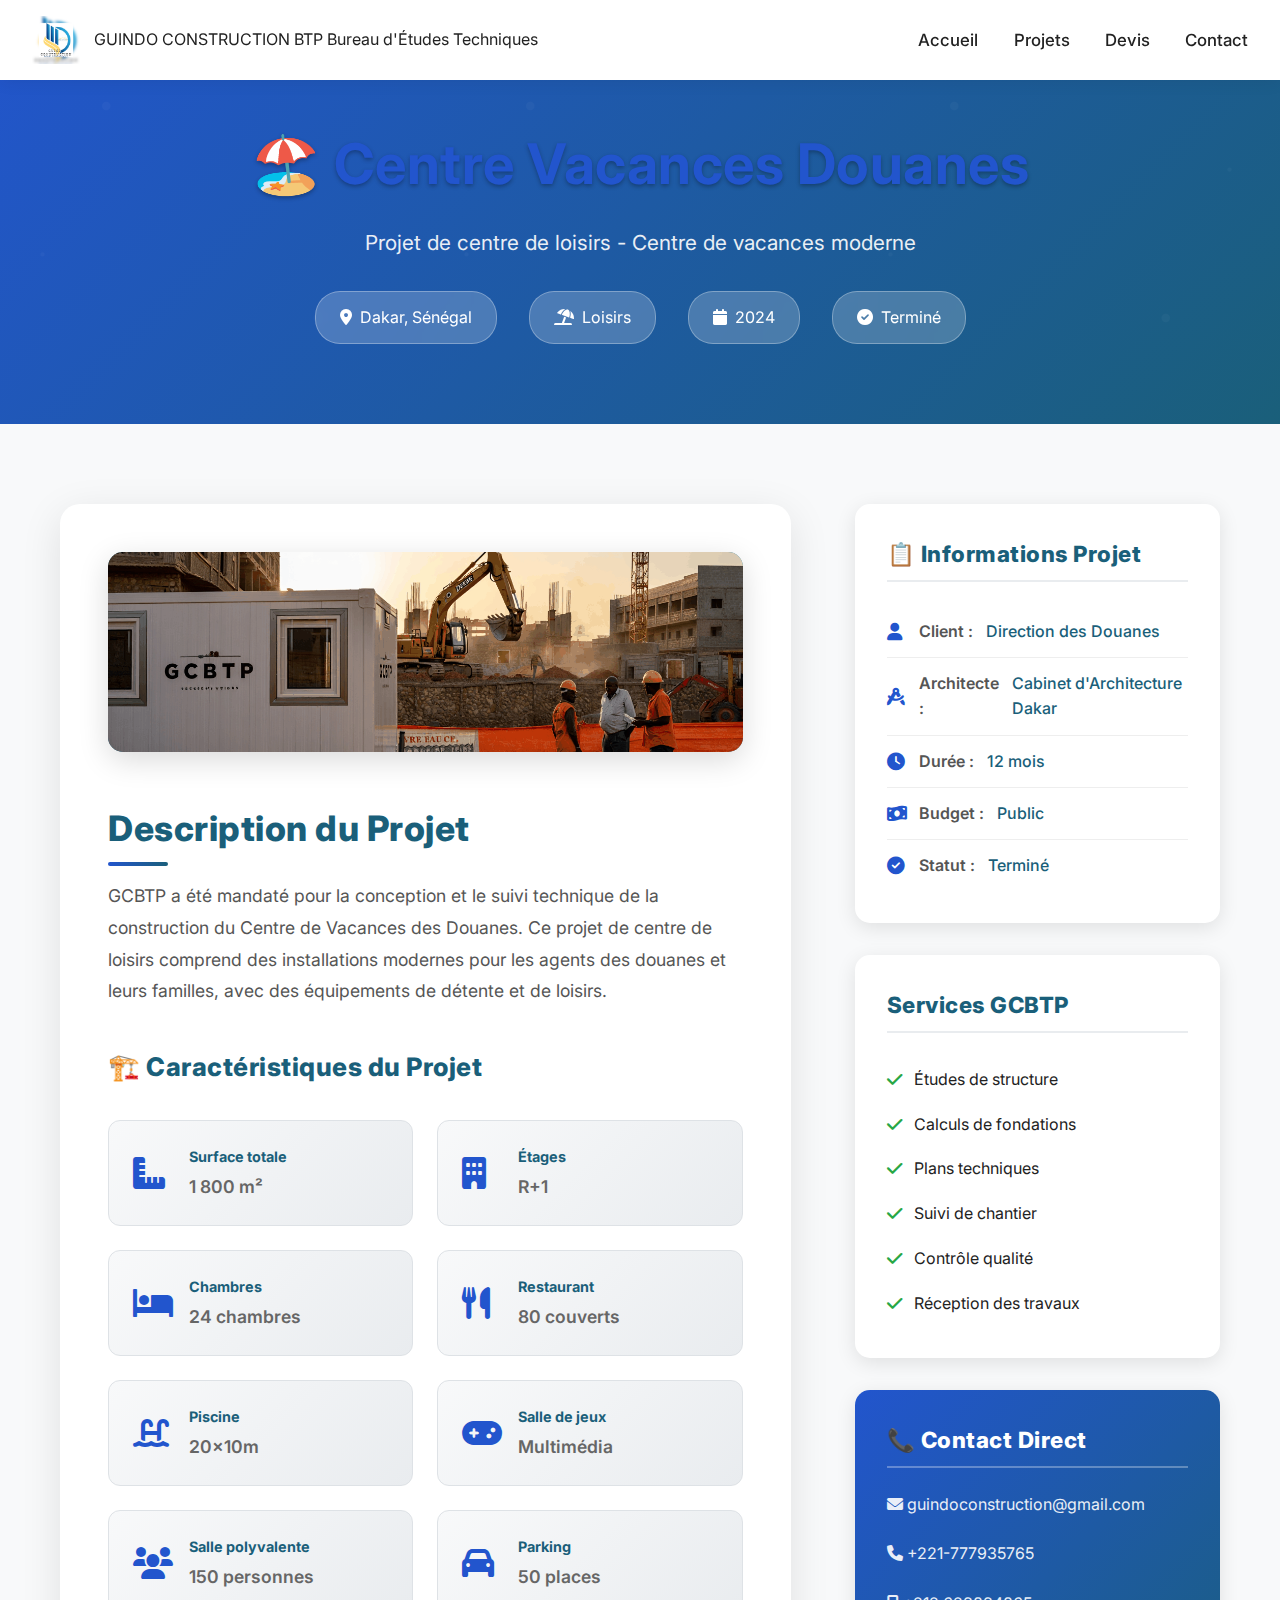
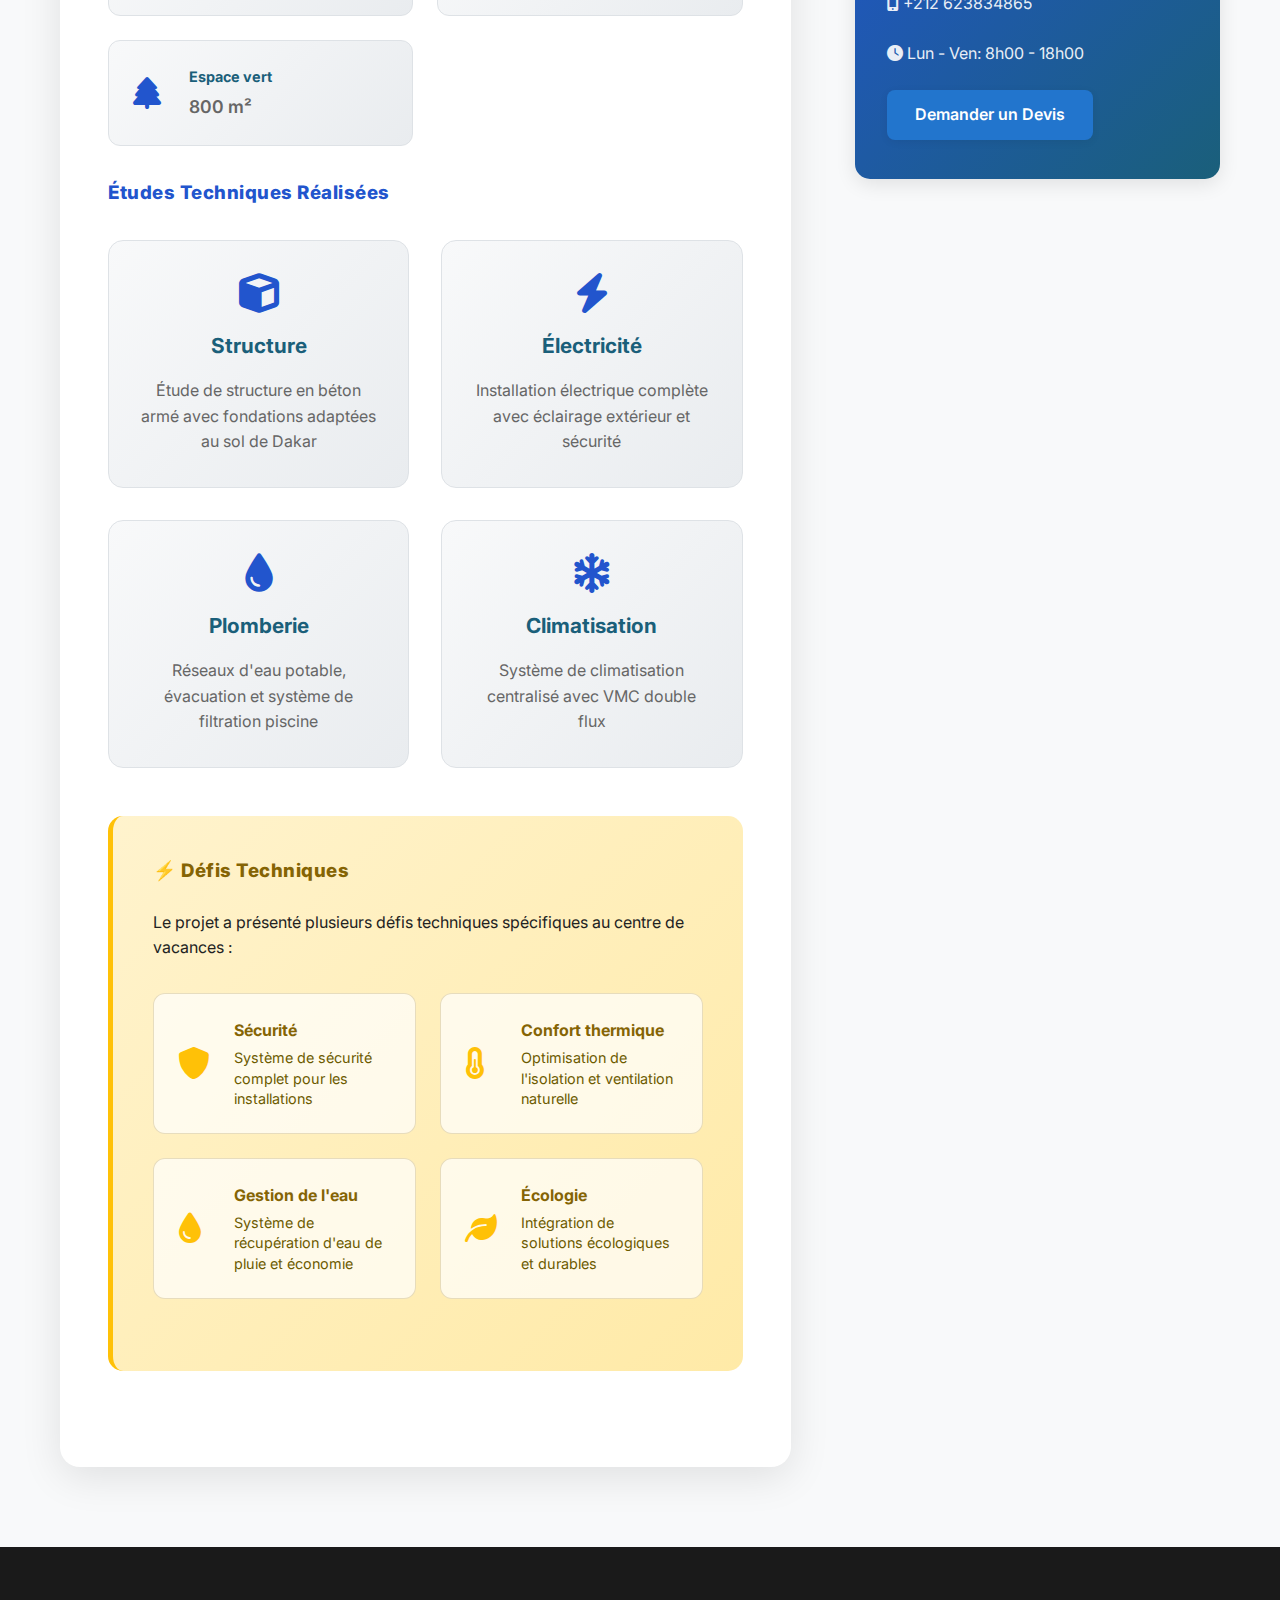
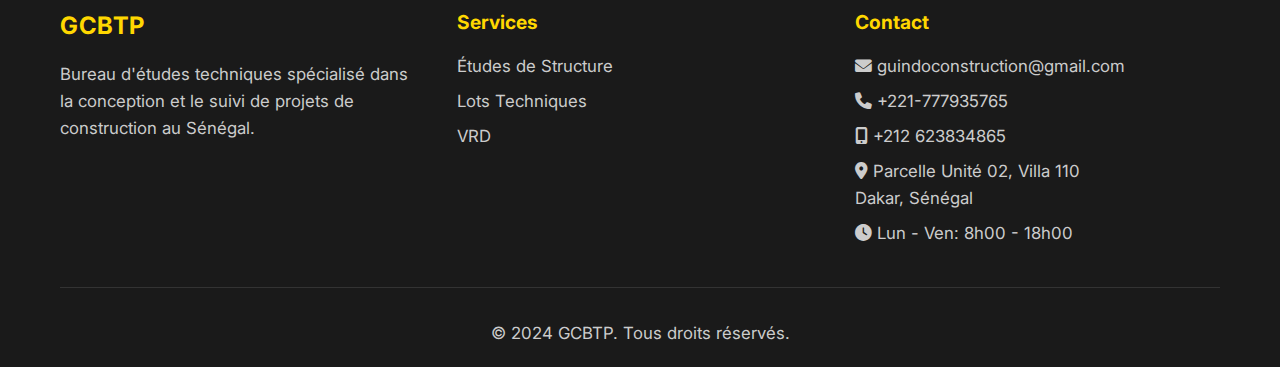
<file: centre-vacances-douanes.html>
<!DOCTYPE html>
<html lang="fr">
<head>
    <meta charset="UTF-8">
    <meta name="viewport" content="width=device-width, initial-scale=1.0">
    <title>Centre Vacances Douanes - GCBTP</title>
    <meta name="description" content="Découvrez le Centre de Vacances des Douanes par GCBTP. Projet de centre de loisirs avec études techniques complètes au Sénégal.">
    <meta name="keywords" content="centre vacances, douanes, loisirs, GCBTP, études techniques, Sénégal, construction, bureau études loisirs">
    <meta name="author" content="GCBTP - Guindo Construction BTP">
    <meta name="robots" content="index, follow">
    <meta name="language" content="fr">
    <meta name="geo.region" content="SN">
    
    <!-- Canonical URL -->
    <link rel="canonical" href="https://giundo09.github.io/Guindo-construction/centre-vacances-douanes.html">
    
    <!-- Open Graph / Facebook -->
    <meta property="og:type" content="website">
    <meta property="og:url" content="https://giundo09.github.io/Guindo-construction/centre-vacances-douanes.html">
    <meta property="og:title" content="Centre Vacances Douanes - GCBTP">
    <meta property="og:description" content="Découvrez le Centre de Vacances des Douanes par GCBTP. Projet de centre de loisirs avec études techniques complètes au Sénégal.">
    <meta property="og:image" content="https://giundo09.github.io/Guindo-construction/Images/Hotel5.png">

    <!-- Twitter -->
    <meta property="twitter:card" content="summary_large_image">
    <meta property="twitter:url" content="https://giundo09.github.io/Guindo-construction/centre-vacances-douanes.html">
    <meta property="twitter:title" content="Centre Vacances Douanes - GCBTP">
    <meta property="twitter:description" content="Découvrez le Centre de Vacances des Douanes par GCBTP. Projet de centre de loisirs avec études techniques complètes au Sénégal.">
    <meta property="twitter:image" content="https://giundo09.github.io/Guindo-construction/Images/Hotel5.png">

    <!-- Favicon -->
    <link rel="icon" type="image/jpeg" href="Images/LOGO.jpg">
    <link rel="apple-touch-icon" href="Images/LOGO.jpg">
    
    <!-- Schema.org structured data -->
    <script type="application/ld+json">
    {
      "@context": "https://schema.org",
      "@type": "Project",
      "name": "Centre de Vacances des Douanes",
      "description": "Projet de construction du Centre de Vacances des Douanes au Sénégal. Études techniques et suivi des travaux de construction.",
      "url": "https://giundo09.github.io/Guindo-construction/centre-vacances-douanes.html",
      "image": "https://giundo09.github.io/Guindo-construction/Images/Hotel5.png"
    }
    </script>
    
    <!-- Schema.org Breadcrumbs -->
    <script type="application/ld+json">
    {
      "@context": "https://schema.org",
      "@type": "BreadcrumbList",
      "itemListElement": [
        {
          "@type": "ListItem",
          "position": 1,
          "name": "Accueil",
          "item": "https://giundo09.github.io/Guindo-construction/"
        },
        {
          "@type": "ListItem",
          "position": 2,
          "name": "Projets",
          "item": "https://giundo09.github.io/Guindo-construction/#projets"
        },
        {
          "@type": "ListItem",
          "position": 3,
          "name": "Centre de Vacances des Douanes",
          "item": "https://giundo09.github.io/Guindo-construction/centre-vacances-douanes.html"
        }
      ]
    }
    </script>
    
    <!-- Stylesheets -->
    <link rel="stylesheet" href="styles.css?v=1.4">
    <link href="https://fonts.googleapis.com/css2?family=Inter:wght@300;400;500;600;700&display=swap" rel="stylesheet">
    <link rel="stylesheet" href="https://cdnjs.cloudflare.com/ajax/libs/font-awesome/6.0.0/css/all.min.css">
    
    <style>
        /* Custom styles for Centre Vacances Douanes page */
        .project-hero {
            background: linear-gradient(135deg, #2255cd 0%, #1a5f7a 100%);
            color: white;
            padding: 120px 0 80px;
            text-align: center;
            position: relative;
            overflow: hidden;
        }
        
        .project-hero::before {
            content: '';
            position: absolute;
            top: 0;
            left: 0;
            right: 0;
            bottom: 0;
            background: url('data:image/svg+xml,<svg xmlns="http://www.w3.org/2000/svg" viewBox="0 0 100 100"><defs><pattern id="grain" width="100" height="100" patternUnits="userSpaceOnUse"><circle cx="25" cy="25" r="1" fill="white" opacity="0.1"/><circle cx="75" cy="75" r="1" fill="white" opacity="0.1"/><circle cx="50" cy="10" r="0.5" fill="white" opacity="0.1"/><circle cx="10" cy="60" r="0.5" fill="white" opacity="0.1"/><circle cx="90" cy="40" r="0.5" fill="white" opacity="0.1"/></pattern></defs><rect width="100" height="100" fill="url(%23grain)"/></svg>');
            opacity: 0.3;
        }
        
        .project-hero-content {
            position: relative;
            z-index: 2;
        }
        
        .project-hero h1 {
            font-size: 3.5rem;
            font-weight: 700;
            margin-bottom: 1rem;
            text-shadow: 0 2px 4px rgba(0,0,0,0.3);
        }
        
        .project-subtitle {
            font-size: 1.3rem;
            margin-bottom: 2rem;
            opacity: 0.9;
        }
        
        .project-meta {
            display: flex;
            justify-content: center;
            gap: 2rem;
            flex-wrap: wrap;
        }
        
        .project-meta span {
            display: flex;
            align-items: center;
            gap: 0.5rem;
            background: rgba(255,255,255,0.2);
            padding: 0.8rem 1.5rem;
            border-radius: 25px;
            backdrop-filter: blur(10px);
            border: 1px solid rgba(255,255,255,0.3);
        }
        
        .project-details {
            padding: 80px 0;
            background: #f8f9fa;
        }
        
        .project-content {
            display: grid;
            grid-template-columns: 2fr 1fr;
            gap: 4rem;
            max-width: 1200px;
            margin: 0 auto;
        }
        
        .project-main {
            background: white;
            border-radius: 20px;
            padding: 3rem;
            box-shadow: 0 10px 40px rgba(0,0,0,0.1);
        }
        
        .project-image {
            margin-bottom: 3rem;
            border-radius: 15px;
            overflow: hidden;
            box-shadow: 0 8px 30px rgba(0,0,0,0.15);
        }
        
        .project-image img {
            width: 100%;
            height: 400px;
            object-fit: cover;
            transition: transform 0.3s ease;
        }
        
        .project-image:hover img {
            transform: scale(1.05);
        }
        
        .project-description h2 {
            color: #1a5f7a;
            font-size: 2.2rem;
            margin-bottom: 1.5rem;
            position: relative;
        }
        
        .project-description h2::after {
            content: '';
            position: absolute;
            bottom: -10px;
            left: 0;
            width: 60px;
            height: 4px;
            background: linear-gradient(90deg, #2255cd, #1a5f7a);
            border-radius: 2px;
        }
        
        .project-description p {
            font-size: 1.1rem;
            line-height: 1.8;
            color: #555;
            margin-bottom: 2rem;
        }
        
        .project-description h3 {
            color: #1a5f7a;
            font-size: 1.6rem;
            margin: 2.5rem 0 1.5rem;
        }
        
        .characteristics-grid {
            display: grid;
            grid-template-columns: repeat(auto-fit, minmax(280px, 1fr));
            gap: 1.5rem;
            margin: 2rem 0;
        }
        
        .characteristic-item {
            display: flex;
            align-items: center;
            gap: 1rem;
            background: linear-gradient(135deg, #f8f9fa 0%, #e9ecef 100%);
            padding: 1.5rem;
            border-radius: 12px;
            border: 1px solid #dee2e6;
            transition: transform 0.3s ease, box-shadow 0.3s ease;
        }
        
        .characteristic-item:hover {
            transform: translateY(-3px);
            box-shadow: 0 8px 25px rgba(0,0,0,0.1);
        }
        
        .characteristic-item i {
            font-size: 2rem;
            color: #2255cd;
            min-width: 40px;
        }
        
        .characteristic-item div {
            display: flex;
            flex-direction: column;
        }
        
        .characteristic-item strong {
            color: #1a5f7a;
            font-size: 0.9rem;
            margin-bottom: 0.3rem;
        }
        
        .characteristic-item span {
            color: #666;
            font-weight: 600;
            font-size: 1.1rem;
        }
        
        .technical-grid {
            display: grid;
            grid-template-columns: repeat(auto-fit, minmax(250px, 1fr));
            gap: 2rem;
            margin: 2rem 0;
        }
        
        .technical-item {
            background: linear-gradient(135deg, #f8f9fa 0%, #e9ecef 100%);
            padding: 2rem;
            border-radius: 15px;
            text-align: center;
            border: 1px solid #dee2e6;
            transition: transform 0.3s ease, box-shadow 0.3s ease;
        }
        
        .technical-item:hover {
            transform: translateY(-5px);
            box-shadow: 0 10px 30px rgba(0,0,0,0.1);
        }
        
        .technical-item i {
            font-size: 2.5rem;
            color: #2255cd;
            margin-bottom: 1rem;
        }
        
        .technical-item h4 {
            color: #1a5f7a;
            font-size: 1.3rem;
            margin-bottom: 1rem;
        }
        
        .technical-item p {
            color: #666;
            line-height: 1.6;
        }
        
        .project-challenges {
            background: linear-gradient(135deg, #fff3cd 0%, #ffeaa7 100%);
            padding: 2.5rem;
            border-radius: 15px;
            border-left: 5px solid #ffc107;
            margin: 3rem 0;
        }
        
        .project-challenges h3 {
            color: #856404;
            margin-bottom: 1.5rem;
        }
        
        .challenges-grid {
            display: grid;
            grid-template-columns: repeat(auto-fit, minmax(250px, 1fr));
            gap: 1.5rem;
            margin: 2rem 0;
        }
        
        .challenge-item {
            display: flex;
            align-items: center;
            gap: 1rem;
            background: rgba(255, 255, 255, 0.7);
            padding: 1.5rem;
            border-radius: 12px;
            border: 1px solid rgba(133, 100, 4, 0.2);
            transition: transform 0.3s ease, box-shadow 0.3s ease;
        }
        
        .challenge-item:hover {
            transform: translateY(-3px);
            box-shadow: 0 8px 25px rgba(133, 100, 4, 0.2);
        }
        
        .challenge-item i {
            font-size: 2rem;
            color: #ffc107;
            min-width: 40px;
        }
        
        .challenge-item div {
            display: flex;
            flex-direction: column;
        }
        
        .challenge-item strong {
            color: #856404;
            font-size: 1rem;
            margin-bottom: 0.3rem;
        }
        
        .challenge-item span {
            color: #6c5b00;
            font-size: 0.9rem;
            line-height: 1.4;
        }
        
        .project-sidebar {
            display: flex;
            flex-direction: column;
            gap: 2rem;
        }
        
        .project-info-card, .project-services, .project-contact {
            background: white;
            border-radius: 15px;
            padding: 2rem;
            box-shadow: 0 5px 20px rgba(0,0,0,0.1);
        }
        
        .project-info-card h3, .project-services h3, .project-contact h3 {
            color: #1a5f7a;
            font-size: 1.4rem;
            margin-bottom: 1.5rem;
            padding-bottom: 0.5rem;
            border-bottom: 2px solid #e9ecef;
        }
        
        .info-item {
            display: flex;
            align-items: center;
            gap: 0.8rem;
            padding: 0.8rem 0;
            border-bottom: 1px solid #eee;
        }
        
        .info-item i {
            color: #2255cd;
            font-size: 1.1rem;
            min-width: 20px;
        }
        
        .info-item:last-child {
            border-bottom: none;
        }
        
        .info-label {
            font-weight: 600;
            color: #555;
        }
        
        .info-value {
            color: #1a5f7a;
            font-weight: 500;
        }
        
        .project-services ul {
            list-style: none;
            padding: 0;
        }
        
        .project-services li {
            padding: 0.6rem 0;
            display: flex;
            align-items: center;
            gap: 0.8rem;
        }
        
        .project-services i {
            color: #28a745;
            font-size: 1.1rem;
        }
        
        .project-contact {
            background: linear-gradient(135deg, #2255cd 0%, #1a5f7a 100%);
            color: white;
        }
        
        .project-contact h3 {
            color: white;
            border-bottom-color: rgba(255,255,255,0.3);
        }
        
        .project-contact p {
            margin-bottom: 1.5rem;
            opacity: 0.9;
        }
        
        .btn {
            display: inline-block;
            padding: 1rem 2rem;
            background: white;
            color: #2255cd;
            text-decoration: none;
            border-radius: 25px;
            font-weight: 600;
            transition: all 0.3s ease;
            border: 2px solid white;
        }
        
        .btn:hover {
            background: transparent;
            color: white;
            transform: translateY(-2px);
            box-shadow: 0 5px 15px rgba(0,0,0,0.2);
        }
        
        /* Responsive Design */
        @media (max-width: 768px) {
            .project-hero h1 {
                font-size: 2.5rem;
            }
            
            .project-meta {
                flex-direction: column;
                align-items: center;
            }
            
            .project-content {
                grid-template-columns: 1fr;
                gap: 2rem;
            }
            
            .project-main {
                padding: 2rem;
            }
            
            .technical-grid {
                grid-template-columns: 1fr;
            }
        }
    </style>
</head>
<body>
    <!-- Header -->
    <header class="header">
        <nav class="nav">
            <div class="nav-container">
                <div class="nav-logo">
                    <img src="Images/LOGO.jpg" alt="GCBTP Logo" class="logo-img">
                    <div class="logo-text">
                        <span class="logo-main">GUINDO CONSTRUCTION BTP</span>
                        <span class="logo-sub">Bureau d'Études Techniques</span>
                    </div>
                </div>
                <ul class="nav-menu">
                    <li class="nav-item">
                        <a href="index.html" class="nav-link">Accueil</a>
                    </li>
                    <li class="nav-item">
                        <a href="index.html#projects" class="nav-link">Projets</a>
                    </li>
                    <li class="nav-item">
                        <a href="index.html#devis" class="nav-link">Devis</a>
                    </li>
                    <li class="nav-item">
                        <a href="contact.html" class="nav-link">Contact</a>
                    </li>
                </ul>
                <div class="hamburger">
                    <span class="bar"></span>
                    <span class="bar"></span>
                    <span class="bar"></span>
                </div>
            </div>
        </nav>
    </header>

    <!-- Project Hero Section -->
    <section class="project-hero">
        <div class="container">
            <div class="project-hero-content">
                <h1>🏖️ Centre Vacances Douanes</h1>
                <p class="project-subtitle">Projet de centre de loisirs - Centre de vacances moderne</p>
                <div class="project-meta">
                    <span class="project-location"><i class="fas fa-map-marker-alt"></i> Dakar, Sénégal</span>
                    <span class="project-type"><i class="fas fa-umbrella-beach"></i> Loisirs</span>
                    <span class="project-year"><i class="fas fa-calendar"></i> 2024</span>
                    <span class="project-status"><i class="fas fa-check-circle"></i> Terminé</span>
                </div>
            </div>
        </div>
    </section>

    <!-- Project Details Section -->
    <section class="project-details">
        <div class="container">
            <div class="project-content">
                <div class="project-main">
                    <div class="project-image">
                        <img src="Images/Hotel5.png" alt="Centre Vacances Douanes">
                    </div>
                    
                    <div class="project-description">
                        <h2>Description du Projet</h2>
                        <p>GCBTP a été mandaté pour la conception et le suivi technique de la construction du Centre de Vacances des Douanes. Ce projet de centre de loisirs comprend des installations modernes pour les agents des douanes et leurs familles, avec des équipements de détente et de loisirs.</p>
                        
                        <h3>🏗️ Caractéristiques du Projet</h3>
                        <div class="characteristics-grid">
                            <div class="characteristic-item">
                                <i class="fas fa-ruler-combined"></i>
                                <div>
                                    <strong>Surface totale</strong>
                                    <span>1 800 m²</span>
                                </div>
                            </div>
                            <div class="characteristic-item">
                                <i class="fas fa-building"></i>
                                <div>
                                    <strong>Étages</strong>
                                    <span>R+1</span>
                                </div>
                            </div>
                            <div class="characteristic-item">
                                <i class="fas fa-bed"></i>
                                <div>
                                    <strong>Chambres</strong>
                                    <span>24 chambres</span>
                                </div>
                            </div>
                            <div class="characteristic-item">
                                <i class="fas fa-utensils"></i>
                                <div>
                                    <strong>Restaurant</strong>
                                    <span>80 couverts</span>
                                </div>
                            </div>
                            <div class="characteristic-item">
                                <i class="fas fa-swimming-pool"></i>
                                <div>
                                    <strong>Piscine</strong>
                                    <span>20x10m</span>
                                </div>
                            </div>
                            <div class="characteristic-item">
                                <i class="fas fa-gamepad"></i>
                                <div>
                                    <strong>Salle de jeux</strong>
                                    <span>Multimédia</span>
                                </div>
                            </div>
                            <div class="characteristic-item">
                                <i class="fas fa-users"></i>
                                <div>
                                    <strong>Salle polyvalente</strong>
                                    <span>150 personnes</span>
                                </div>
                            </div>
                            <div class="characteristic-item">
                                <i class="fas fa-car"></i>
                                <div>
                                    <strong>Parking</strong>
                                    <span>50 places</span>
                                </div>
                            </div>
                            <div class="characteristic-item">
                                <i class="fas fa-tree"></i>
                                <div>
                                    <strong>Espace vert</strong>
                                    <span>800 m²</span>
                                </div>
                            </div>
                        </div>
                    </div>

                    <div class="project-technical">
                        <h3>Études Techniques Réalisées</h3>
                        <div class="technical-grid">
                            <div class="technical-item">
                                <i class="fas fa-cube"></i>
                                <h4>Structure</h4>
                                <p>Étude de structure en béton armé avec fondations adaptées au sol de Dakar</p>
                            </div>
                            <div class="technical-item">
                                <i class="fas fa-bolt"></i>
                                <h4>Électricité</h4>
                                <p>Installation électrique complète avec éclairage extérieur et sécurité</p>
                            </div>
                            <div class="technical-item">
                                <i class="fas fa-tint"></i>
                                <h4>Plomberie</h4>
                                <p>Réseaux d'eau potable, évacuation et système de filtration piscine</p>
                            </div>
                            <div class="technical-item">
                                <i class="fas fa-snowflake"></i>
                                <h4>Climatisation</h4>
                                <p>Système de climatisation centralisé avec VMC double flux</p>
                            </div>
                        </div>
                    </div>

                    <div class="project-challenges">
                        <h3>⚡ Défis Techniques</h3>
                        <p>Le projet a présenté plusieurs défis techniques spécifiques au centre de vacances :</p>
                        <div class="challenges-grid">
                            <div class="challenge-item">
                                <i class="fas fa-shield-alt"></i>
                                <div>
                                    <strong>Sécurité</strong>
                                    <span>Système de sécurité complet pour les installations</span>
                                </div>
                            </div>
                            <div class="challenge-item">
                                <i class="fas fa-thermometer-half"></i>
                                <div>
                                    <strong>Confort thermique</strong>
                                    <span>Optimisation de l'isolation et ventilation naturelle</span>
                                </div>
                            </div>
                            <div class="challenge-item">
                                <i class="fas fa-tint"></i>
                                <div>
                                    <strong>Gestion de l'eau</strong>
                                    <span>Système de récupération d'eau de pluie et économie</span>
                                </div>
                            </div>
                            <div class="challenge-item">
                                <i class="fas fa-leaf"></i>
                                <div>
                                    <strong>Écologie</strong>
                                    <span>Intégration de solutions écologiques et durables</span>
                                </div>
                            </div>
                        </div>
                    </div>
                </div>

                <div class="project-sidebar">
                    <div class="project-info-card">
                        <h3>📋 Informations Projet</h3>
                        <div class="info-item">
                            <i class="fas fa-user"></i>
                            <span class="info-label">Client :</span>
                            <span class="info-value">Direction des Douanes</span>
                        </div>
                        <div class="info-item">
                            <i class="fas fa-drafting-compass"></i>
                            <span class="info-label">Architecte :</span>
                            <span class="info-value">Cabinet d'Architecture Dakar</span>
                        </div>
                        <div class="info-item">
                            <i class="fas fa-clock"></i>
                            <span class="info-label">Durée :</span>
                            <span class="info-value">12 mois</span>
                        </div>
                        <div class="info-item">
                            <i class="fas fa-money-bill-wave"></i>
                            <span class="info-label">Budget :</span>
                            <span class="info-value">Public</span>
                        </div>
                        <div class="info-item">
                            <i class="fas fa-check-circle"></i>
                            <span class="info-label">Statut :</span>
                            <span class="info-value">Terminé</span>
                        </div>
                    </div>

                    <div class="project-services">
                        <h3>Services GCBTP</h3>
                        <ul>
                            <li><i class="fas fa-check"></i> Études de structure</li>
                            <li><i class="fas fa-check"></i> Calculs de fondations</li>
                            <li><i class="fas fa-check"></i> Plans techniques</li>
                            <li><i class="fas fa-check"></i> Suivi de chantier</li>
                            <li><i class="fas fa-check"></i> Contrôle qualité</li>
                            <li><i class="fas fa-check"></i> Réception des travaux</li>
                        </ul>
                    </div>

                    <div class="project-contact">
                        <h3>📞 Contact Direct</h3>
                        <p><i class="fas fa-envelope"></i> guindoconstruction@gmail.com</p>
                        <p><i class="fas fa-phone"></i> +221-777935765</p>
                        <p><i class="fas fa-mobile-alt"></i> +212 623834865</p>
                        <p><i class="fas fa-clock"></i> Lun - Ven: 8h00 - 18h00</p>
                        <a href="index.html#devis" class="btn btn-primary">Demander un Devis</a>
                    </div>
                </div>
            </div>
        </div>
    </section>

    <!-- Footer -->
    <footer class="footer">
        <div class="container">
            <div class="footer-content">
                <div class="footer-section">
                    <h3>GCBTP</h3>
                    <p>Bureau d'études techniques spécialisé dans la conception et le suivi de projets de construction au Sénégal.</p>
                </div>
                <div class="footer-section">
                    <h4>Services</h4>
                    <ul>
                        <li><a href="index.html#services">Études de Structure</a></li>
                        <li><a href="index.html#services">Lots Techniques</a></li>
                        <li><a href="index.html#services">VRD</a></li>
                    </ul>
                </div>
                <div class="footer-section">
                    <h4>Contact</h4>
                    <p><i class="fas fa-envelope"></i> guindoconstruction@gmail.com</p>
                    <p><i class="fas fa-phone"></i> +221-777935765</p>
                    <p><i class="fas fa-mobile-alt"></i> +212 623834865</p>
                    <p><i class="fas fa-map-marker-alt"></i> Parcelle Unité 02, Villa 110<br>Dakar, Sénégal</p>
                    <p><i class="fas fa-clock"></i> Lun - Ven: 8h00 - 18h00</p>
                    <!-- Contact mis à jour le 2024 -->
                </div>
            </div>
            <div class="footer-bottom">
                <p>&copy; 2024 GCBTP. Tous droits réservés.</p>
            </div>
        </div>
    </footer>

    <script>
        // Mobile menu toggle
        const hamburger = document.querySelector('.hamburger');
        const navMenu = document.querySelector('.nav-menu');

        hamburger.addEventListener('click', () => {
            hamburger.classList.toggle('active');
            navMenu.classList.toggle('active');
        });

        // Close mobile menu when clicking on a link
        document.querySelectorAll('.nav-link').forEach(n => n.addEventListener('click', () => {
            hamburger.classList.remove('active');
            navMenu.classList.remove('active');
        }));

        // Smooth scrolling for anchor links
        document.querySelectorAll('a[href^="#"]').forEach(anchor => {
            anchor.addEventListener('click', function (e) {
                e.preventDefault();
                const target = document.querySelector(this.getAttribute('href'));
                if (target) {
                    target.scrollIntoView({
                        behavior: 'smooth',
                        block: 'start'
                    });
                }
            });
        });

        // Add scroll effect to header
        window.addEventListener('scroll', () => {
            const header = document.querySelector('.header');
            if (window.scrollY > 100) {
                header.classList.add('scrolled');
            } else {
                header.classList.remove('scrolled');
            }
        });
    </script>
</body>
</html>
</file>
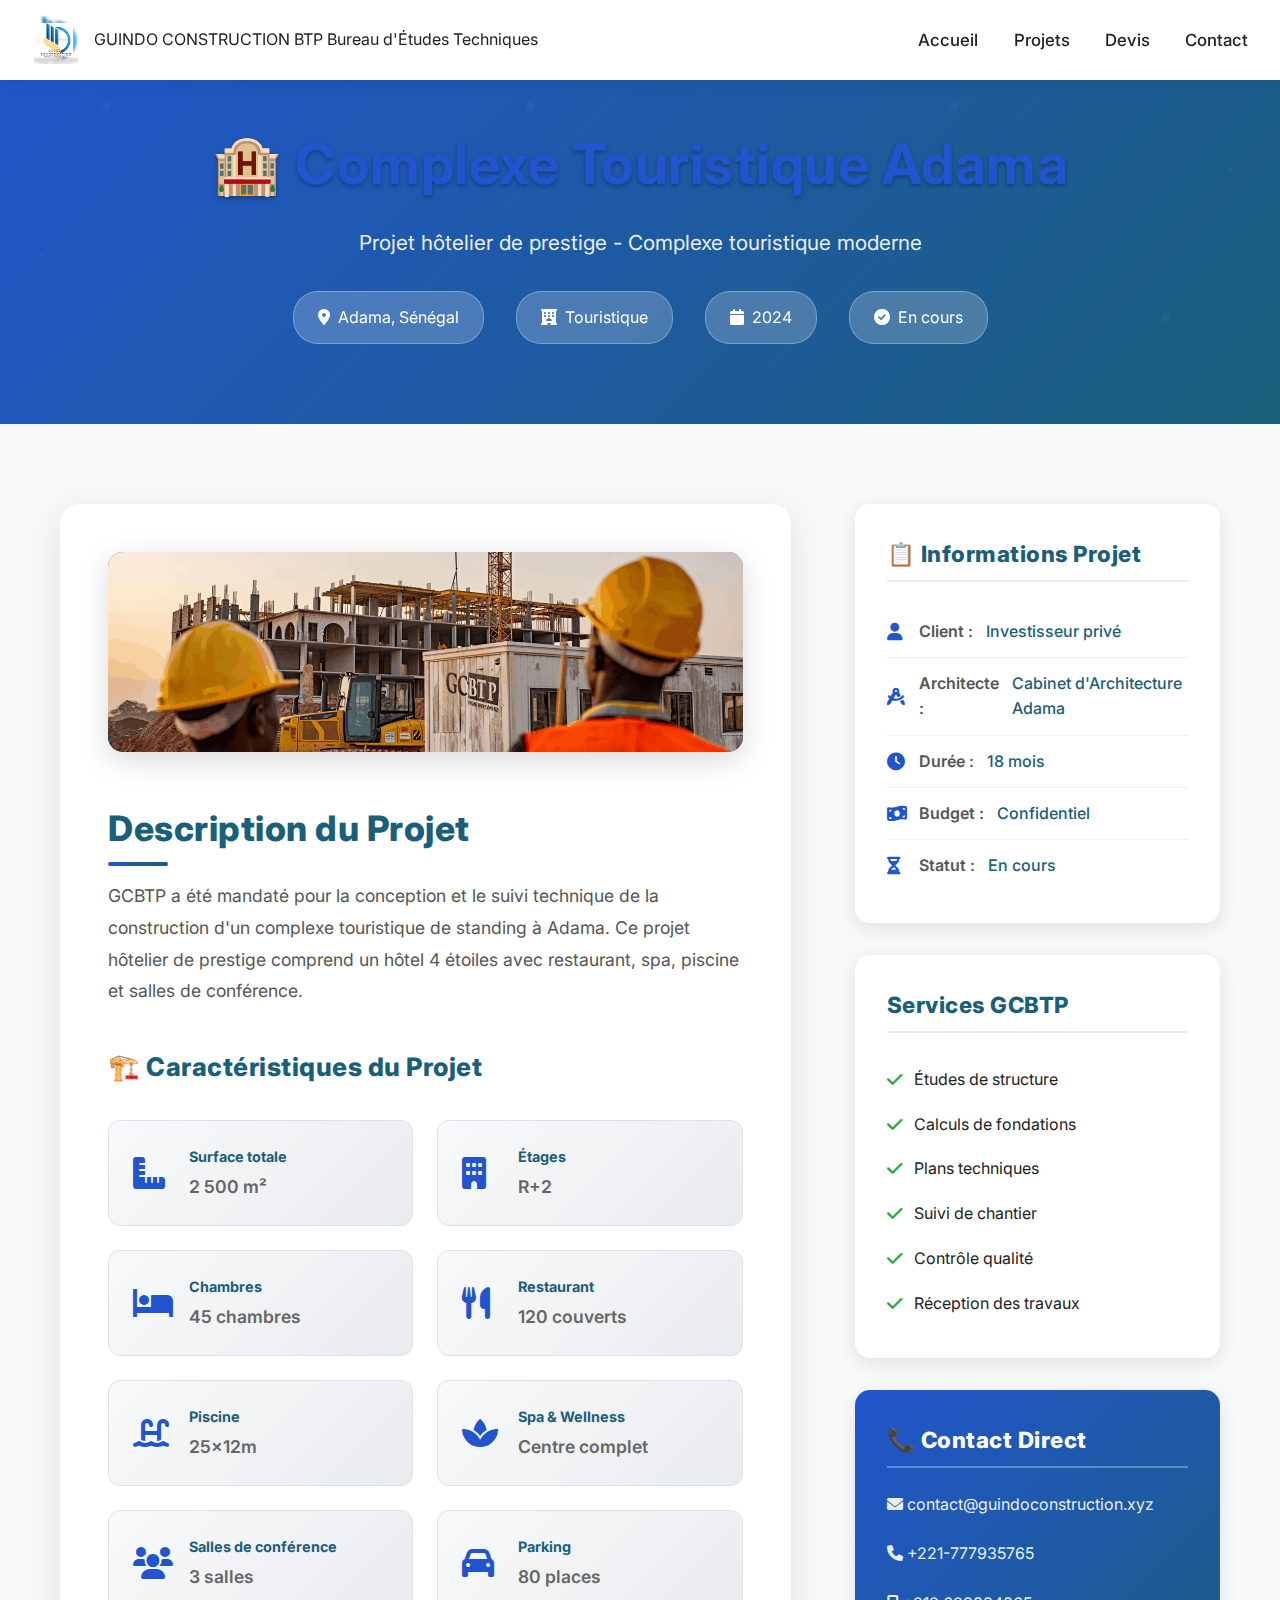
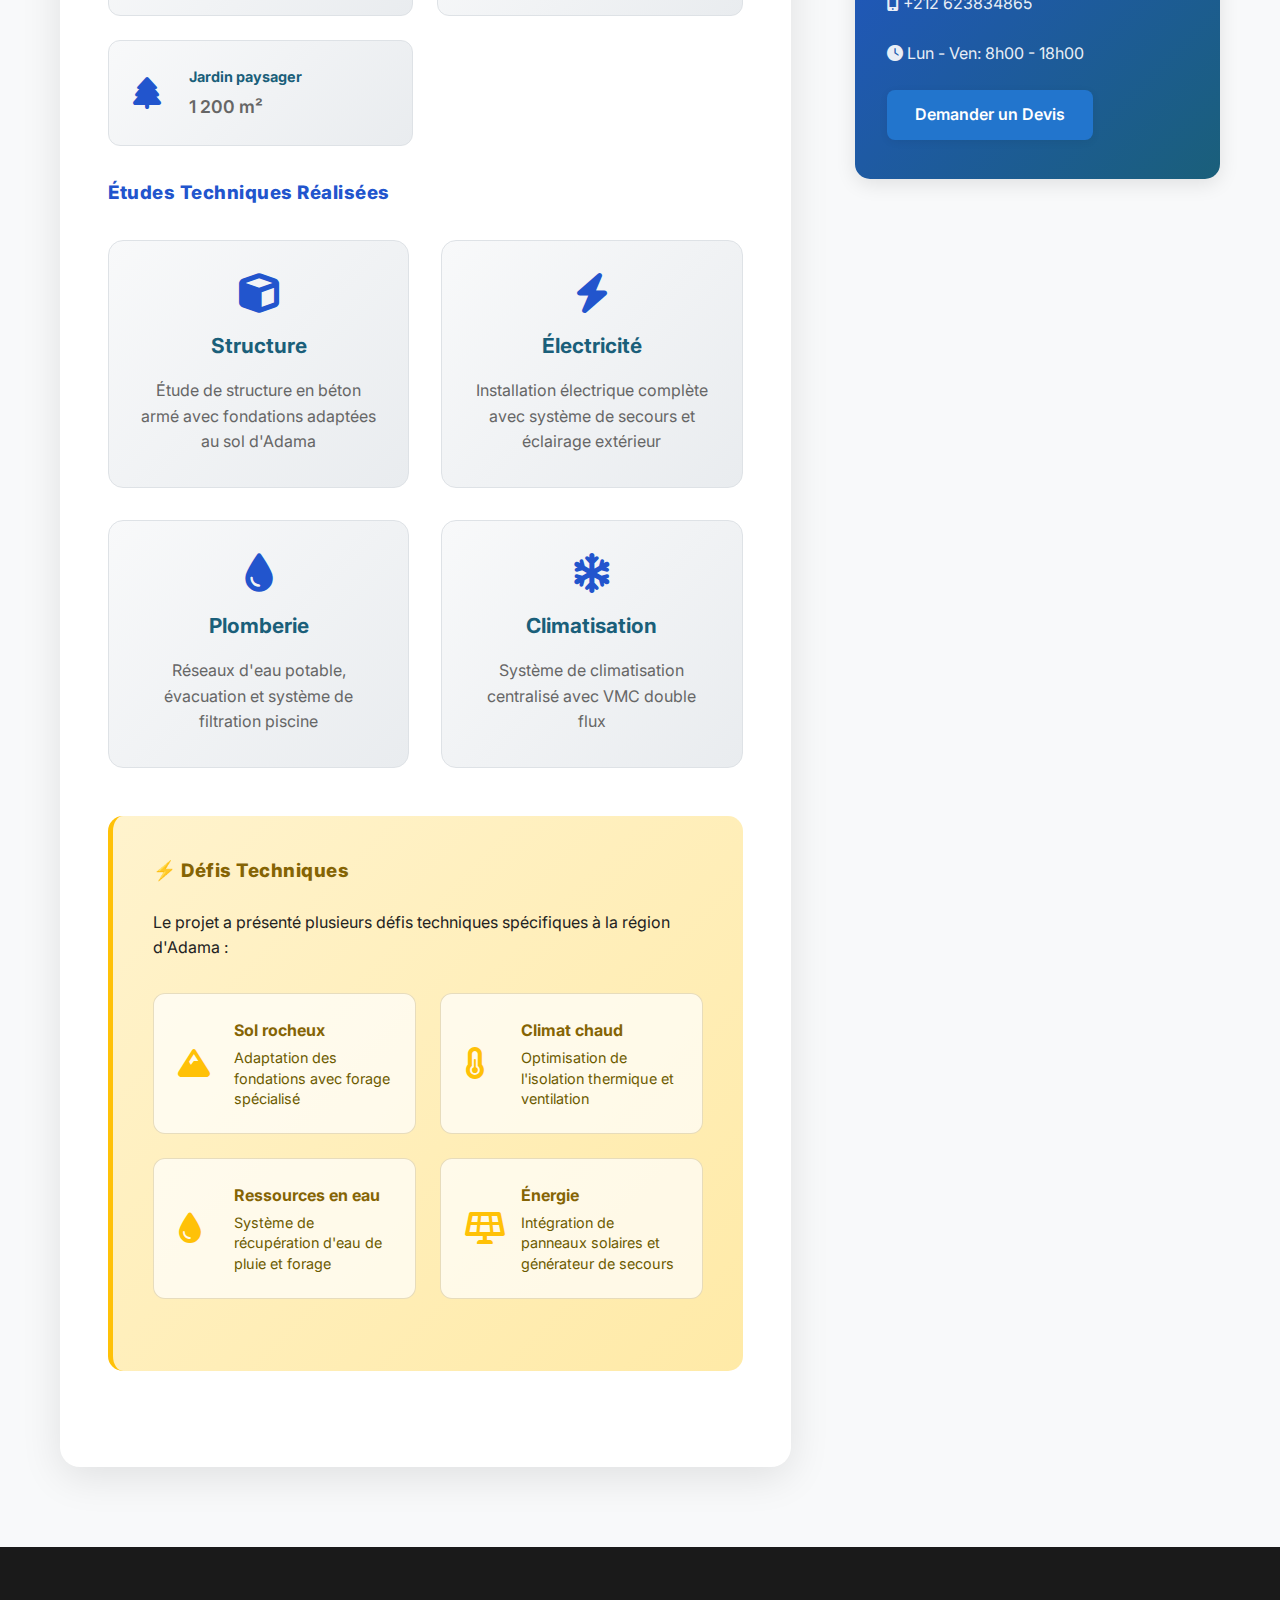
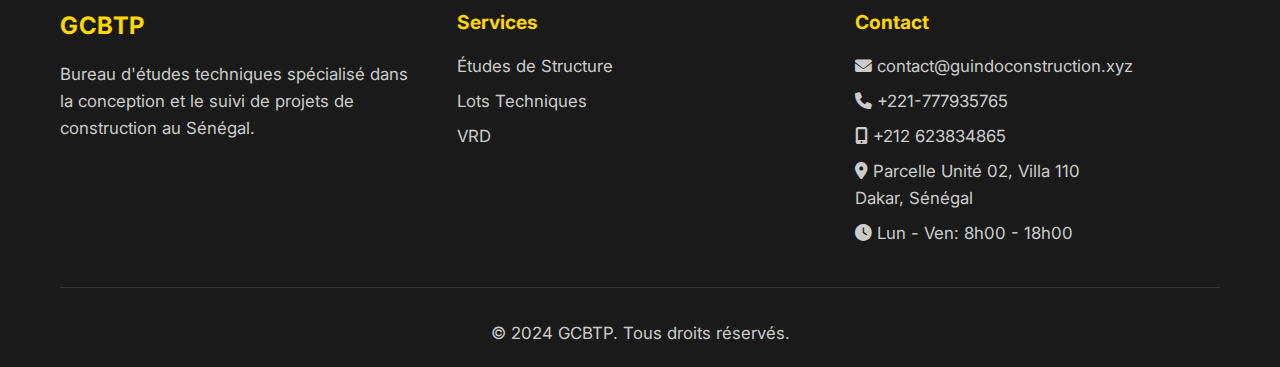
<file: complexe-touristique-adama.html>
<!DOCTYPE html>
<html lang="fr">
<head>
    <meta charset="UTF-8">
    <meta name="viewport" content="width=device-width, initial-scale=1.0">
    <title>Complexe Touristique Adama - GCBTP</title>
    <meta name="description" content="Découvrez le complexe touristique Adama par GCBTP. Projet hôtelier de prestige avec études techniques complètes au Sénégal.">
    <meta name="keywords" content="complexe touristique, hôtel, Adama, GCBTP, études techniques, Sénégal, construction, bureau études hôtellerie">
    <meta name="author" content="GCBTP - Guindo Construction BTP">
    <meta name="robots" content="index, follow">
    <meta name="language" content="fr">
    <meta name="geo.region" content="SN">
    
    <!-- Canonical URL -->
    <link rel="canonical" href="https://guindoconstruction.xyz/complexe-touristique-adama.html">
    
    <!-- Open Graph / Facebook -->
    <meta property="og:type" content="website">
    <meta property="og:url" content="https://guindoconstruction.xyz/complexe-touristique-adama.html">
    <meta property="og:title" content="Complexe Touristique Adama - GCBTP">
    <meta property="og:description" content="Découvrez le complexe touristique Adama par GCBTP. Projet hôtelier de prestige avec études techniques complètes au Sénégal.">
    <meta property="og:image" content="https://guindoconstruction.xyz/Images/Hotel6.png">

    <!-- Twitter -->
    <meta property="twitter:card" content="summary_large_image">
    <meta property="twitter:url" content="https://guindoconstruction.xyz/complexe-touristique-adama.html">
    <meta property="twitter:title" content="Complexe Touristique Adama - GCBTP">
    <meta property="twitter:description" content="Découvrez le complexe touristique Adama par GCBTP. Projet hôtelier de prestige avec études techniques complètes au Sénégal.">
    <meta property="twitter:image" content="https://guindoconstruction.xyz/Images/Hotel6.png">

    <!-- Favicon -->
    <link rel="icon" type="image/jpeg" href="Images/LOGO.jpg">
    <link rel="apple-touch-icon" href="Images/LOGO.jpg">
    
    <!-- Schema.org structured data -->
    <script type="application/ld+json">
    {
      "@context": "https://schema.org",
      "@type": "Project",
      "name": "Complexe Touristique Adama",
      "description": "Projet de construction du complexe touristique Adama au Sénégal. Études techniques et suivi des travaux de construction.",
      "url": "https://guindoconstruction.xyz/complexe-touristique-adama.html",
      "image": "https://guindoconstruction.xyz/Images/Hotel6.png"
    }
    </script>
    
    <!-- Schema.org Breadcrumbs -->
    <script type="application/ld+json">
    {
      "@context": "https://schema.org",
      "@type": "BreadcrumbList",
      "itemListElement": [
        {
          "@type": "ListItem",
          "position": 1,
          "name": "Accueil",
          "item": "https://guindoconstruction.xyz/"
        },
        {
          "@type": "ListItem",
          "position": 2,
          "name": "Projets",
          "item": "https://guindoconstruction.xyz/#projets"
        },
        {
          "@type": "ListItem",
          "position": 3,
          "name": "Complexe Touristique Adama",
          "item": "https://guindoconstruction.xyz/complexe-touristique-adama.html"
        }
      ]
    }
    </script>
    
    <!-- Stylesheets -->
    <link rel="stylesheet" href="styles.css?v=1.4">
    <link href="https://fonts.googleapis.com/css2?family=Inter:wght@300;400;500;600;700&display=swap" rel="stylesheet">
    <link rel="stylesheet" href="https://cdnjs.cloudflare.com/ajax/libs/font-awesome/6.0.0/css/all.min.css">
    
    <style>
        /* Custom styles for Complexe Touristique Adama page */
        .project-hero {
            background: linear-gradient(135deg, #2255cd 0%, #1a5f7a 100%);
            color: white;
            padding: 120px 0 80px;
            text-align: center;
            position: relative;
            overflow: hidden;
        }
        
        .project-hero::before {
            content: '';
            position: absolute;
            top: 0;
            left: 0;
            right: 0;
            bottom: 0;
            background: url('data:image/svg+xml,<svg xmlns="http://www.w3.org/2000/svg" viewBox="0 0 100 100"><defs><pattern id="grain" width="100" height="100" patternUnits="userSpaceOnUse"><circle cx="25" cy="25" r="1" fill="white" opacity="0.1"/><circle cx="75" cy="75" r="1" fill="white" opacity="0.1"/><circle cx="50" cy="10" r="0.5" fill="white" opacity="0.1"/><circle cx="10" cy="60" r="0.5" fill="white" opacity="0.1"/><circle cx="90" cy="40" r="0.5" fill="white" opacity="0.1"/></pattern></defs><rect width="100" height="100" fill="url(%23grain)"/></svg>');
            opacity: 0.3;
        }
        
        .project-hero-content {
            position: relative;
            z-index: 2;
        }
        
        .project-hero h1 {
            font-size: 3.5rem;
            font-weight: 700;
            margin-bottom: 1rem;
            text-shadow: 0 2px 4px rgba(0,0,0,0.3);
        }
        
        .project-subtitle {
            font-size: 1.3rem;
            margin-bottom: 2rem;
            opacity: 0.9;
        }
        
        .project-meta {
            display: flex;
            justify-content: center;
            gap: 2rem;
            flex-wrap: wrap;
        }
        
        .project-meta span {
            display: flex;
            align-items: center;
            gap: 0.5rem;
            background: rgba(255,255,255,0.2);
            padding: 0.8rem 1.5rem;
            border-radius: 25px;
            backdrop-filter: blur(10px);
            border: 1px solid rgba(255,255,255,0.3);
        }
        
        .project-details {
            padding: 80px 0;
            background: #f8f9fa;
        }
        
        .project-content {
            display: grid;
            grid-template-columns: 2fr 1fr;
            gap: 4rem;
            max-width: 1200px;
            margin: 0 auto;
        }
        
        .project-main {
            background: white;
            border-radius: 20px;
            padding: 3rem;
            box-shadow: 0 10px 40px rgba(0,0,0,0.1);
        }
        
        .project-image {
            margin-bottom: 3rem;
            border-radius: 15px;
            overflow: hidden;
            box-shadow: 0 8px 30px rgba(0,0,0,0.15);
        }
        
        .project-image img {
            width: 100%;
            height: 400px;
            object-fit: cover;
            transition: transform 0.3s ease;
        }
        
        .project-image:hover img {
            transform: scale(1.05);
        }
        
        .project-description h2 {
            color: #1a5f7a;
            font-size: 2.2rem;
            margin-bottom: 1.5rem;
            position: relative;
        }
        
        .project-description h2::after {
            content: '';
            position: absolute;
            bottom: -10px;
            left: 0;
            width: 60px;
            height: 4px;
            background: linear-gradient(90deg, #2255cd, #1a5f7a);
            border-radius: 2px;
        }
        
        .project-description p {
            font-size: 1.1rem;
            line-height: 1.8;
            color: #555;
            margin-bottom: 2rem;
        }
        
        .project-description h3 {
            color: #1a5f7a;
            font-size: 1.6rem;
            margin: 2.5rem 0 1.5rem;
        }
        
        .characteristics-grid {
            display: grid;
            grid-template-columns: repeat(auto-fit, minmax(280px, 1fr));
            gap: 1.5rem;
            margin: 2rem 0;
        }
        
        .characteristic-item {
            display: flex;
            align-items: center;
            gap: 1rem;
            background: linear-gradient(135deg, #f8f9fa 0%, #e9ecef 100%);
            padding: 1.5rem;
            border-radius: 12px;
            border: 1px solid #dee2e6;
            transition: transform 0.3s ease, box-shadow 0.3s ease;
        }
        
        .characteristic-item:hover {
            transform: translateY(-3px);
            box-shadow: 0 8px 25px rgba(0,0,0,0.1);
        }
        
        .characteristic-item i {
            font-size: 2rem;
            color: #2255cd;
            min-width: 40px;
        }
        
        .characteristic-item div {
            display: flex;
            flex-direction: column;
        }
        
        .characteristic-item strong {
            color: #1a5f7a;
            font-size: 0.9rem;
            margin-bottom: 0.3rem;
        }
        
        .characteristic-item span {
            color: #666;
            font-weight: 600;
            font-size: 1.1rem;
        }
        
        .technical-grid {
            display: grid;
            grid-template-columns: repeat(auto-fit, minmax(250px, 1fr));
            gap: 2rem;
            margin: 2rem 0;
        }
        
        .technical-item {
            background: linear-gradient(135deg, #f8f9fa 0%, #e9ecef 100%);
            padding: 2rem;
            border-radius: 15px;
            text-align: center;
            border: 1px solid #dee2e6;
            transition: transform 0.3s ease, box-shadow 0.3s ease;
        }
        
        .technical-item:hover {
            transform: translateY(-5px);
            box-shadow: 0 10px 30px rgba(0,0,0,0.1);
        }
        
        .technical-item i {
            font-size: 2.5rem;
            color: #2255cd;
            margin-bottom: 1rem;
        }
        
        .technical-item h4 {
            color: #1a5f7a;
            font-size: 1.3rem;
            margin-bottom: 1rem;
        }
        
        .technical-item p {
            color: #666;
            line-height: 1.6;
        }
        
        .project-challenges {
            background: linear-gradient(135deg, #fff3cd 0%, #ffeaa7 100%);
            padding: 2.5rem;
            border-radius: 15px;
            border-left: 5px solid #ffc107;
            margin: 3rem 0;
        }
        
        .project-challenges h3 {
            color: #856404;
            margin-bottom: 1.5rem;
        }
        
        .challenges-grid {
            display: grid;
            grid-template-columns: repeat(auto-fit, minmax(250px, 1fr));
            gap: 1.5rem;
            margin: 2rem 0;
        }
        
        .challenge-item {
            display: flex;
            align-items: center;
            gap: 1rem;
            background: rgba(255, 255, 255, 0.7);
            padding: 1.5rem;
            border-radius: 12px;
            border: 1px solid rgba(133, 100, 4, 0.2);
            transition: transform 0.3s ease, box-shadow 0.3s ease;
        }
        
        .challenge-item:hover {
            transform: translateY(-3px);
            box-shadow: 0 8px 25px rgba(133, 100, 4, 0.2);
        }
        
        .challenge-item i {
            font-size: 2rem;
            color: #ffc107;
            min-width: 40px;
        }
        
        .challenge-item div {
            display: flex;
            flex-direction: column;
        }
        
        .challenge-item strong {
            color: #856404;
            font-size: 1rem;
            margin-bottom: 0.3rem;
        }
        
        .challenge-item span {
            color: #6c5b00;
            font-size: 0.9rem;
            line-height: 1.4;
        }
        
        .project-sidebar {
            display: flex;
            flex-direction: column;
            gap: 2rem;
        }
        
        .project-info-card, .project-services, .project-contact {
            background: white;
            border-radius: 15px;
            padding: 2rem;
            box-shadow: 0 5px 20px rgba(0,0,0,0.1);
        }
        
        .project-info-card h3, .project-services h3, .project-contact h3 {
            color: #1a5f7a;
            font-size: 1.4rem;
            margin-bottom: 1.5rem;
            padding-bottom: 0.5rem;
            border-bottom: 2px solid #e9ecef;
        }
        
        .info-item {
            display: flex;
            align-items: center;
            gap: 0.8rem;
            padding: 0.8rem 0;
            border-bottom: 1px solid #eee;
        }
        
        .info-item i {
            color: #2255cd;
            font-size: 1.1rem;
            min-width: 20px;
        }
        
        .info-item:last-child {
            border-bottom: none;
        }
        
        .info-label {
            font-weight: 600;
            color: #555;
        }
        
        .info-value {
            color: #1a5f7a;
            font-weight: 500;
        }
        
        .project-services ul {
            list-style: none;
            padding: 0;
        }
        
        .project-services li {
            padding: 0.6rem 0;
            display: flex;
            align-items: center;
            gap: 0.8rem;
        }
        
        .project-services i {
            color: #28a745;
            font-size: 1.1rem;
        }
        
        .project-contact {
            background: linear-gradient(135deg, #2255cd 0%, #1a5f7a 100%);
            color: white;
        }
        
        .project-contact h3 {
            color: white;
            border-bottom-color: rgba(255,255,255,0.3);
        }
        
        .project-contact p {
            margin-bottom: 1.5rem;
            opacity: 0.9;
        }
        
        .btn {
            display: inline-block;
            padding: 1rem 2rem;
            background: white;
            color: #2255cd;
            text-decoration: none;
            border-radius: 25px;
            font-weight: 600;
            transition: all 0.3s ease;
            border: 2px solid white;
        }
        
        .btn:hover {
            background: transparent;
            color: white;
            transform: translateY(-2px);
            box-shadow: 0 5px 15px rgba(0,0,0,0.2);
        }
        
        /* Responsive Design */
        @media (max-width: 768px) {
            .project-hero h1 {
                font-size: 2.5rem;
            }
            
            .project-meta {
                flex-direction: column;
                align-items: center;
            }
            
            .project-content {
                grid-template-columns: 1fr;
                gap: 2rem;
            }
            
            .project-main {
                padding: 2rem;
            }
            
            .technical-grid {
                grid-template-columns: 1fr;
            }
        }
    </style>
</head>
<body>
    <!-- Header -->
    <header class="header">
        <nav class="nav">
            <div class="nav-container">
                <div class="nav-logo">
                    <img src="Images/LOGO.jpg" alt="GCBTP Logo" class="logo-img">
                    <div class="logo-text">
                        <span class="logo-main">GUINDO CONSTRUCTION BTP</span>
                        <span class="logo-sub">Bureau d'Études Techniques</span>
                    </div>
                </div>
                <ul class="nav-menu">
                    <li class="nav-item">
                        <a href="index.html" class="nav-link">Accueil</a>
                    </li>
                    <li class="nav-item">
                        <a href="index.html#projects" class="nav-link">Projets</a>
                    </li>
                    <li class="nav-item">
                        <a href="index.html#devis" class="nav-link">Devis</a>
                    </li>
                    <li class="nav-item">
                        <a href="contact.html" class="nav-link">Contact</a>
                    </li>
                </ul>
                <div class="hamburger">
                    <span class="bar"></span>
                    <span class="bar"></span>
                    <span class="bar"></span>
                </div>
            </div>
        </nav>
    </header>

    <!-- Project Hero Section -->
    <section class="project-hero">
        <div class="container">
            <div class="project-hero-content">
                <h1>🏨 Complexe Touristique Adama</h1>
                <p class="project-subtitle">Projet hôtelier de prestige - Complexe touristique moderne</p>
                <div class="project-meta">
                    <span class="project-location"><i class="fas fa-map-marker-alt"></i> Adama, Sénégal</span>
                    <span class="project-type"><i class="fas fa-hotel"></i> Touristique</span>
                    <span class="project-year"><i class="fas fa-calendar"></i> 2024</span>
                    <span class="project-status"><i class="fas fa-check-circle"></i> En cours</span>
                </div>
            </div>
        </div>
    </section>

    <!-- Project Details Section -->
    <section class="project-details">
        <div class="container">
            <div class="project-content">
                <div class="project-main">
                    <div class="project-image">
                        <img src="Images/Hotel6.png" alt="Complexe Touristique Adama">
                    </div>
                    
                    <div class="project-description">
                        <h2>Description du Projet</h2>
                        <p>GCBTP a été mandaté pour la conception et le suivi technique de la construction d'un complexe touristique de standing à Adama. Ce projet hôtelier de prestige comprend un hôtel 4 étoiles avec restaurant, spa, piscine et salles de conférence.</p>
                        
                        <h3>🏗️ Caractéristiques du Projet</h3>
                        <div class="characteristics-grid">
                            <div class="characteristic-item">
                                <i class="fas fa-ruler-combined"></i>
                                <div>
                                    <strong>Surface totale</strong>
                                    <span>2 500 m²</span>
                                </div>
                            </div>
                            <div class="characteristic-item">
                                <i class="fas fa-building"></i>
                                <div>
                                    <strong>Étages</strong>
                                    <span>R+2</span>
                                </div>
                            </div>
                            <div class="characteristic-item">
                                <i class="fas fa-bed"></i>
                                <div>
                                    <strong>Chambres</strong>
                                    <span>45 chambres</span>
                                </div>
                            </div>
                            <div class="characteristic-item">
                                <i class="fas fa-utensils"></i>
                                <div>
                                    <strong>Restaurant</strong>
                                    <span>120 couverts</span>
                                </div>
                            </div>
                            <div class="characteristic-item">
                                <i class="fas fa-swimming-pool"></i>
                                <div>
                                    <strong>Piscine</strong>
                                    <span>25x12m</span>
                                </div>
                            </div>
                            <div class="characteristic-item">
                                <i class="fas fa-spa"></i>
                                <div>
                                    <strong>Spa & Wellness</strong>
                                    <span>Centre complet</span>
                                </div>
                            </div>
                            <div class="characteristic-item">
                                <i class="fas fa-users"></i>
                                <div>
                                    <strong>Salles de conférence</strong>
                                    <span>3 salles</span>
                                </div>
                            </div>
                            <div class="characteristic-item">
                                <i class="fas fa-car"></i>
                                <div>
                                    <strong>Parking</strong>
                                    <span>80 places</span>
                                </div>
                            </div>
                            <div class="characteristic-item">
                                <i class="fas fa-tree"></i>
                                <div>
                                    <strong>Jardin paysager</strong>
                                    <span>1 200 m²</span>
                                </div>
                            </div>
                        </div>
                    </div>

                    <div class="project-technical">
                        <h3>Études Techniques Réalisées</h3>
                        <div class="technical-grid">
                            <div class="technical-item">
                                <i class="fas fa-cube"></i>
                                <h4>Structure</h4>
                                <p>Étude de structure en béton armé avec fondations adaptées au sol d'Adama</p>
                            </div>
                            <div class="technical-item">
                                <i class="fas fa-bolt"></i>
                                <h4>Électricité</h4>
                                <p>Installation électrique complète avec système de secours et éclairage extérieur</p>
                            </div>
                            <div class="technical-item">
                                <i class="fas fa-tint"></i>
                                <h4>Plomberie</h4>
                                <p>Réseaux d'eau potable, évacuation et système de filtration piscine</p>
                            </div>
                            <div class="technical-item">
                                <i class="fas fa-snowflake"></i>
                                <h4>Climatisation</h4>
                                <p>Système de climatisation centralisé avec VMC double flux</p>
                            </div>
                        </div>
                    </div>

                    <div class="project-challenges">
                        <h3>⚡ Défis Techniques</h3>
                        <p>Le projet a présenté plusieurs défis techniques spécifiques à la région d'Adama :</p>
                        <div class="challenges-grid">
                            <div class="challenge-item">
                                <i class="fas fa-mountain"></i>
                                <div>
                                    <strong>Sol rocheux</strong>
                                    <span>Adaptation des fondations avec forage spécialisé</span>
                                </div>
                            </div>
                            <div class="challenge-item">
                                <i class="fas fa-thermometer-half"></i>
                                <div>
                                    <strong>Climat chaud</strong>
                                    <span>Optimisation de l'isolation thermique et ventilation</span>
                                </div>
                            </div>
                            <div class="challenge-item">
                                <i class="fas fa-tint"></i>
                                <div>
                                    <strong>Ressources en eau</strong>
                                    <span>Système de récupération d'eau de pluie et forage</span>
                                </div>
                            </div>
                            <div class="challenge-item">
                                <i class="fas fa-solar-panel"></i>
                                <div>
                                    <strong>Énergie</strong>
                                    <span>Intégration de panneaux solaires et générateur de secours</span>
                                </div>
                            </div>
                        </div>
                    </div>
                </div>

                <div class="project-sidebar">
                    <div class="project-info-card">
                        <h3>📋 Informations Projet</h3>
                        <div class="info-item">
                            <i class="fas fa-user"></i>
                            <span class="info-label">Client :</span>
                            <span class="info-value">Investisseur privé</span>
                        </div>
                        <div class="info-item">
                            <i class="fas fa-drafting-compass"></i>
                            <span class="info-label">Architecte :</span>
                            <span class="info-value">Cabinet d'Architecture Adama</span>
                        </div>
                        <div class="info-item">
                            <i class="fas fa-clock"></i>
                            <span class="info-label">Durée :</span>
                            <span class="info-value">18 mois</span>
                        </div>
                        <div class="info-item">
                            <i class="fas fa-money-bill-wave"></i>
                            <span class="info-label">Budget :</span>
                            <span class="info-value">Confidentiel</span>
                        </div>
                        <div class="info-item">
                            <i class="fas fa-hourglass-half"></i>
                            <span class="info-label">Statut :</span>
                            <span class="info-value">En cours</span>
                        </div>
                    </div>

                    <div class="project-services">
                        <h3>Services GCBTP</h3>
                        <ul>
                            <li><i class="fas fa-check"></i> Études de structure</li>
                            <li><i class="fas fa-check"></i> Calculs de fondations</li>
                            <li><i class="fas fa-check"></i> Plans techniques</li>
                            <li><i class="fas fa-check"></i> Suivi de chantier</li>
                            <li><i class="fas fa-check"></i> Contrôle qualité</li>
                            <li><i class="fas fa-check"></i> Réception des travaux</li>
                        </ul>
                    </div>

                    <div class="project-contact">
                        <h3>📞 Contact Direct</h3>
                        <p><i class="fas fa-envelope"></i> contact@guindoconstruction.xyz</p>
                        <p><i class="fas fa-phone"></i> +221-777935765</p>
                        <p><i class="fas fa-mobile-alt"></i> +212 623834865</p>
                        <p><i class="fas fa-clock"></i> Lun - Ven: 8h00 - 18h00</p>
                        <a href="index.html#devis" class="btn btn-primary">Demander un Devis</a>
                    </div>
                </div>
            </div>
        </div>
    </section>

    <!-- Footer -->
    <footer class="footer">
        <div class="container">
            <div class="footer-content">
                <div class="footer-section">
                    <h3>GCBTP</h3>
                    <p>Bureau d'études techniques spécialisé dans la conception et le suivi de projets de construction au Sénégal.</p>
                </div>
                <div class="footer-section">
                    <h4>Services</h4>
                    <ul>
                        <li><a href="index.html#services">Études de Structure</a></li>
                        <li><a href="index.html#services">Lots Techniques</a></li>
                        <li><a href="index.html#services">VRD</a></li>
                    </ul>
                </div>
                <div class="footer-section">
                    <h4>Contact</h4>
                    <p><i class="fas fa-envelope"></i> contact@guindoconstruction.xyz</p>
                    <p><i class="fas fa-phone"></i> +221-777935765</p>
                    <p><i class="fas fa-mobile-alt"></i> +212 623834865</p>
                    <p><i class="fas fa-map-marker-alt"></i> Parcelle Unité 02, Villa 110<br>Dakar, Sénégal</p>
                    <p><i class="fas fa-clock"></i> Lun - Ven: 8h00 - 18h00</p>
                    <!-- Contact mis à jour le 2024 -->
                </div>
            </div>
            <div class="footer-bottom">
                <p>&copy; 2024 GCBTP. Tous droits réservés.</p>
            </div>
        </div>
    </footer>

    <script>
        // Mobile menu toggle
        const hamburger = document.querySelector('.hamburger');
        const navMenu = document.querySelector('.nav-menu');

        hamburger.addEventListener('click', () => {
            hamburger.classList.toggle('active');
            navMenu.classList.toggle('active');
        });

        // Close mobile menu when clicking on a link
        document.querySelectorAll('.nav-link').forEach(n => n.addEventListener('click', () => {
            hamburger.classList.remove('active');
            navMenu.classList.remove('active');
        }));

        // Smooth scrolling for anchor links
        document.querySelectorAll('a[href^="#"]').forEach(anchor => {
            anchor.addEventListener('click', function (e) {
                e.preventDefault();
                const target = document.querySelector(this.getAttribute('href'));
                if (target) {
                    target.scrollIntoView({
                        behavior: 'smooth',
                        block: 'start'
                    });
                }
            });
        });

        // Add scroll effect to header
        window.addEventListener('scroll', () => {
            const header = document.querySelector('.header');
            if (window.scrollY > 100) {
                header.classList.add('scrolled');
            } else {
                header.classList.remove('scrolled');
            }
        });
    </script>
</body>
</html>
</file>
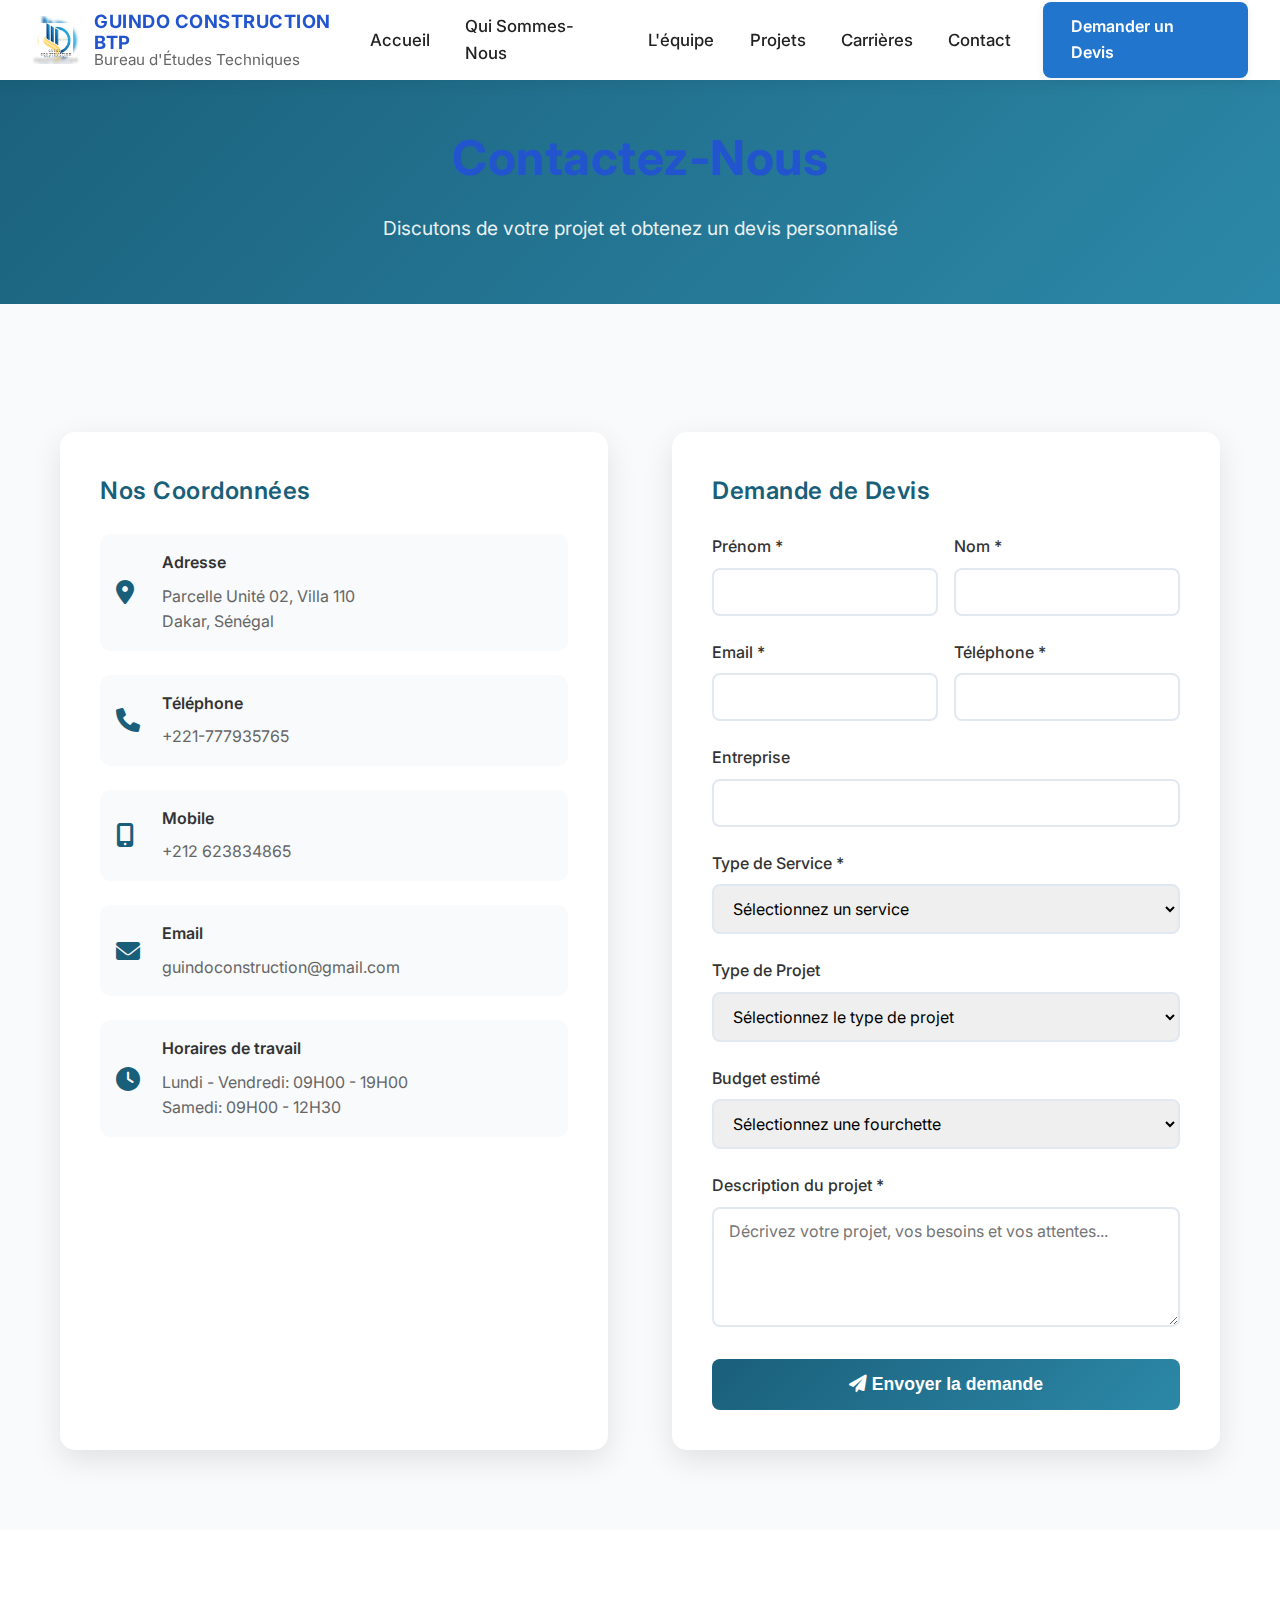
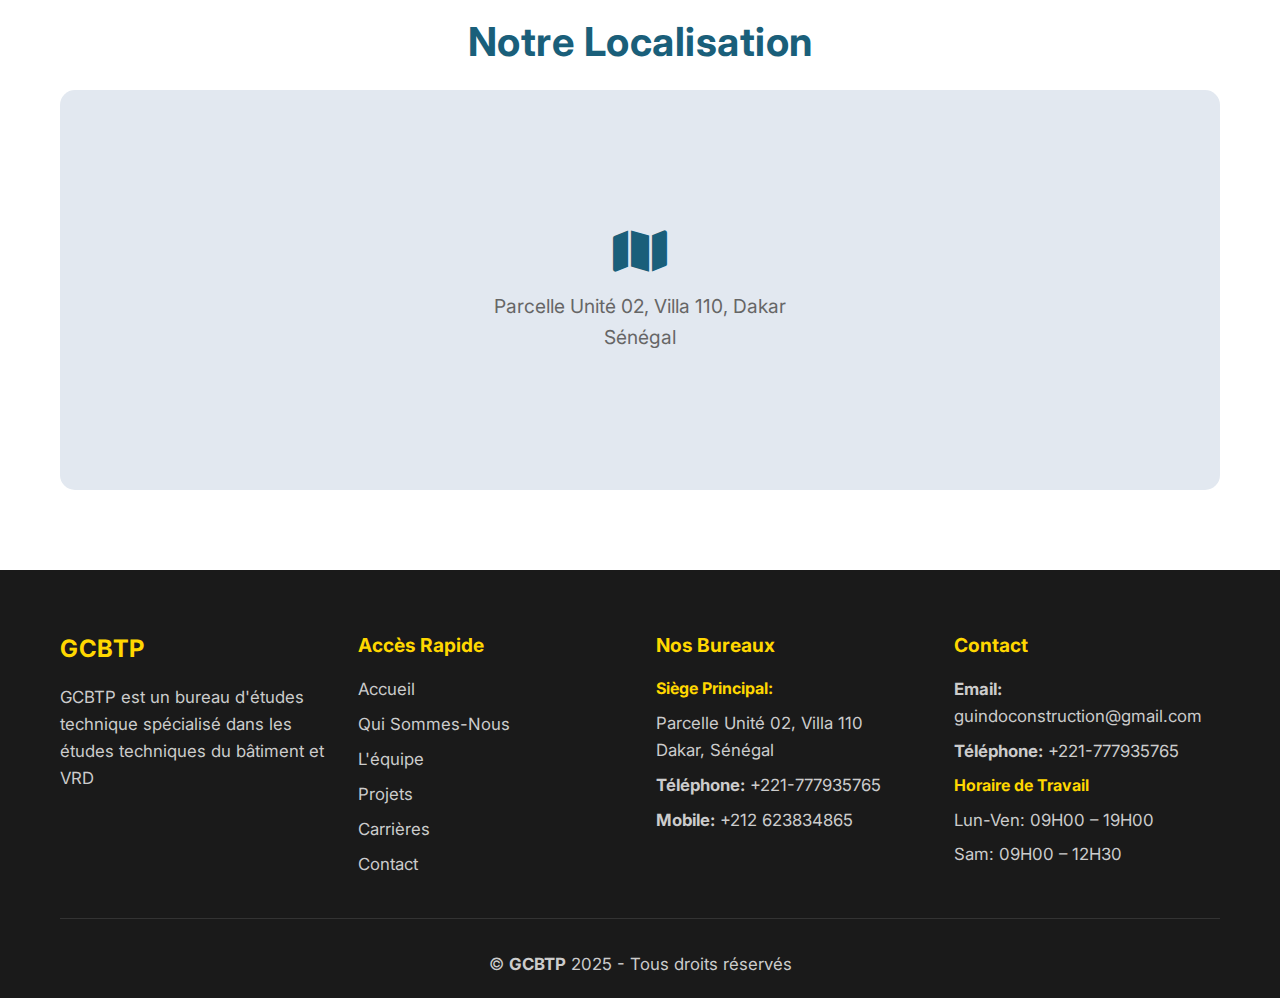
<file: contact.html>
<!DOCTYPE html>
<html lang="fr">
<head>
    <meta charset="UTF-8">
    <meta name="viewport" content="width=device-width, initial-scale=1.0">
    <title>Contact - GCBTP Bureau d'Études Techniques | Dakar, Sénégal</title>
    
    <!-- SEO Meta Tags -->
    <meta name="description" content="Contactez GCBTP - Bureau d'études techniques à Dakar, Sénégal. Demandez un devis pour vos projets de construction. Téléphone: +221-777935765, Email: guindoconstruction@gmail.com">
    <meta name="keywords" content="contact GCBTP, bureau études techniques Dakar, devis construction Sénégal, ingénierie BTP contact, Mouhamed Guindo contact">
    <meta name="author" content="GCBTP - Guindo Construction BTP">
    <meta name="robots" content="index, follow">
    <meta name="language" content="fr">
    <meta name="geo.region" content="SN">
    <meta name="geo.placename" content="Dakar, Sénégal">
    <meta name="geo.position" content="14.6928;-17.4467">
    <meta name="ICBM" content="14.6928, -17.4467">
    <meta name="theme-color" content="#1a5f7a">
    
    <!-- Open Graph / Facebook -->
    <meta property="og:type" content="website">
    <meta property="og:url" content="https://guindoconstruction.xyz/contact.html">
    <meta property="og:title" content="Contact - GCBTP Bureau d'Études Techniques | Dakar, Sénégal">
    <meta property="og:description" content="Contactez GCBTP pour vos projets de construction. Bureau d'études techniques spécialisé en ingénierie structure, lots techniques et VRD au Sénégal.">
    <meta property="og:image" content="https://guindoconstruction.xyz/Images/LOGO.jpg">
    <meta property="og:site_name" content="GCBTP">
    <meta property="og:locale" content="fr_FR">
    
    <!-- Twitter -->
    <meta property="twitter:card" content="summary_large_image">
    <meta property="twitter:url" content="https://guindoconstruction.xyz/contact.html">
    <meta property="twitter:title" content="Contact - GCBTP Bureau d'Études Techniques">
    <meta property="twitter:description" content="Contactez GCBTP pour vos projets de construction au Sénégal. Demandez un devis personnalisé.">
    <meta property="twitter:image" content="https://guindoconstruction.xyz/Images/LOGO.jpg">
    
    <!-- Canonical URL -->
    <link rel="canonical" href="https://guindoconstruction.xyz/contact.html">
    
    <!-- Favicon -->
    <link rel="icon" type="image/jpeg" href="Images/LOGO.jpg">
    <link rel="apple-touch-icon" href="Images/LOGO.jpg">
    
    <!-- Schema.org structured data - ContactPage -->
    <script type="application/ld+json">
    {
        "@context": "https://schema.org",
        "@type": "ContactPage",
        "name": "Contact - GCBTP",
        "description": "Page de contact du bureau d'études techniques GCBTP à Dakar, Sénégal",
        "url": "https://guindoconstruction.xyz/contact.html",
        "mainEntity": {
            "@type": "Organization",
            "name": "GCBTP - Guindo Construction BTP",
            "address": {
                "@type": "PostalAddress",
                "streetAddress": "Parcelle Unité 02, Villa 110",
                "addressLocality": "Dakar",
                "addressCountry": "SN"
            },
            "telephone": "+221-777935765",
            "email": "guindoconstruction@gmail.com"
        }
    }
    </script>
    
    <!-- Schema.org Breadcrumbs -->
    <script type="application/ld+json">
    {
        "@context": "https://schema.org",
        "@type": "BreadcrumbList",
        "itemListElement": [
            {
                "@type": "ListItem",
                "position": 1,
                "name": "Accueil",
                "item": "https://guindoconstruction.xyz/"
            },
            {
                "@type": "ListItem",
                "position": 2,
                "name": "Contact",
                "item": "https://guindoconstruction.xyz/contact.html"
            }
        ]
    }
    </script>
    
    <link rel="stylesheet" href="styles.css">
    <link href="https://fonts.googleapis.com/css2?family=Inter:wght@300;400;500;600;700&display=swap" rel="stylesheet">
    <link rel="stylesheet" href="https://cdnjs.cloudflare.com/ajax/libs/font-awesome/6.0.0/css/all.min.css">
    
    <!-- Système de notifications de visite quotidiennes -->
    <script>
        // Système de comptage des visites quotidiennes pour la page Contact
        function trackContactVisit() {
            const today = new Date().toDateString();
            const storageKey = 'gcbpt_contact_visits_' + today;
            
            // Récupérer le nombre de visites d'aujourd'hui
            let todayVisits = parseInt(localStorage.getItem(storageKey)) || 0;
            
            // Incrémenter le compteur
            todayVisits++;
            localStorage.setItem(storageKey, todayVisits.toString());
            
            console.log(`Visite Contact ${todayVisits} du ${today}`);
        }
        
        // Détecter la visite après 3 secondes
        setTimeout(() => {
            trackContactVisit();
        }, 3000);
    </script>
    
    <style>
        .contact-hero {
            padding: 120px 0 60px;
            background: linear-gradient(135deg, #1a5f7a 0%, #2c88a8 100%);
            color: white;
            text-align: center;
        }
        
        .contact-hero h1 {
            font-size: 3rem;
            margin-bottom: 1rem;
            font-weight: 700;
        }
        
        .contact-hero p {
            font-size: 1.2rem;
            opacity: 0.9;
        }
        
        .contact-section {
            padding: 80px 0;
            background: #f8fafc;
        }
        
        .contact-grid {
            display: grid;
            grid-template-columns: 1fr 1fr;
            gap: 4rem;
            margin-top: 3rem;
        }
        
        .contact-info {
            background: white;
            padding: 2.5rem;
            border-radius: 15px;
            box-shadow: 0 10px 30px rgba(0, 0, 0, 0.1);
        }
        
        .contact-info h3 {
            color: #1a5f7a;
            font-size: 1.5rem;
            margin-bottom: 1.5rem;
            font-weight: 600;
        }
        
        .contact-item {
            display: flex;
            align-items: center;
            margin-bottom: 1.5rem;
            padding: 1rem;
            background: #f8fafc;
            border-radius: 10px;
        }
        
        .contact-item i {
            font-size: 1.5rem;
            color: #1a5f7a;
            margin-right: 1rem;
            width: 30px;
        }
        
        .contact-item div h4 {
            color: #333;
            margin-bottom: 0.5rem;
            font-weight: 600;
        }
        
        .contact-item div p {
            color: #666;
            margin: 0;
        }
        
        .contact-form {
            background: white;
            padding: 2.5rem;
            border-radius: 15px;
            box-shadow: 0 10px 30px rgba(0, 0, 0, 0.1);
        }
        
        .contact-form h3 {
            color: #1a5f7a;
            font-size: 1.5rem;
            margin-bottom: 1.5rem;
            font-weight: 600;
        }
        
        .form-group {
            margin-bottom: 1.5rem;
        }
        
        .form-group label {
            display: block;
            margin-bottom: 0.5rem;
            color: #333;
            font-weight: 500;
        }
        
        .form-group input,
        .form-group textarea,
        .form-group select {
            width: 100%;
            padding: 12px 15px;
            border: 2px solid #e2e8f0;
            border-radius: 8px;
            font-size: 1rem;
            transition: border-color 0.3s ease;
            font-family: 'Inter', sans-serif;
        }
        
        .form-group input:focus,
        .form-group textarea:focus,
        .form-group select:focus {
            outline: none;
            border-color: #1a5f7a;
            box-shadow: 0 0 0 3px rgba(26, 95, 122, 0.1);
        }
        
        .form-group textarea {
            resize: vertical;
            min-height: 120px;
        }
        
        .form-row {
            display: grid;
            grid-template-columns: 1fr 1fr;
            gap: 1rem;
        }
        
        .submit-btn {
            width: 100%;
            padding: 15px;
            background: linear-gradient(135deg, #1a5f7a, #2c88a8);
            color: white;
            border: none;
            border-radius: 8px;
            font-size: 1.1rem;
            font-weight: 600;
            cursor: pointer;
            transition: all 0.3s ease;
        }
        
        .submit-btn:hover {
            transform: translateY(-2px);
            box-shadow: 0 6px 20px rgba(26, 95, 122, 0.4);
        }
        
        .map-section {
            padding: 80px 0;
            background: white;
        }
        
        .map-container {
            height: 400px;
            background: #e2e8f0;
            border-radius: 15px;
            display: flex;
            align-items: center;
            justify-content: center;
            color: #666;
            font-size: 1.2rem;
        }
        
        @media (max-width: 768px) {
            .contact-grid {
                grid-template-columns: 1fr;
                gap: 2rem;
            }
            
            .form-row {
                grid-template-columns: 1fr;
            }
            
            .contact-hero h1 {
                font-size: 2rem;
            }
        }
    </style>
</head>
<body>
    <!-- Header -->
    <header class="header">
        <nav class="navbar">
            <div class="nav-container">
                <div class="nav-logo">
                    <a href="index.html" class="nav-logo-link">
                        <div class="nav-logo">
                            <img src="Images/LOGO.jpg" alt="Logo GUINDO CONSTRUCTION BTP">
                            <div class="nav-logo-text">
                                <span class="nav-logo-title">GUINDO CONSTRUCTION BTP</span>
                                <span class="nav-logo-sub">Bureau d'Études Techniques</span>
                            </div>
                        </div>
                    </a>
                </div>
                <ul class="nav-menu">
                    <li><a href="index.html" class="nav-link">Accueil</a></li>
                    <li><a href="index.html#qui-sommes-nous" class="nav-link">Qui Sommes-Nous</a></li>
                    <li><a href="index.html#equipe" class="nav-link">L'équipe</a></li>
                    <li><a href="index.html#projets" class="nav-link">Projets</a></li>
                    <li><a href="index.html#carrieres" class="nav-link">Carrières</a></li>
                    <li><a href="contact.html" class="nav-link">Contact</a></li>
                </ul>
                <div class="nav-buttons">
                    <a href="#devis" class="btn btn-primary">Demander un Devis</a>
                    <div class="hamburger">
                        <span></span>
                        <span></span>
                        <span></span>
                    </div>
                </div>
            </div>
        </nav>
    </header>

    <!-- Contact Hero -->
    <section class="contact-hero">
        <div class="container">
            <h1>Contactez-Nous</h1>
            <p>Discutons de votre projet et obtenez un devis personnalisé</p>
        </div>
    </section>

    <!-- Contact Section -->
    <section class="contact-section">
        <div class="container">
            <div class="contact-grid">
                <!-- Contact Info -->
                <div class="contact-info">
                    <h3>Nos Coordonnées</h3>
                    
                    <div class="contact-item">
                        <i class="fas fa-map-marker-alt"></i>
                        <div>
                            <h4>Adresse</h4>
                            <p>Parcelle Unité 02, Villa 110<br>Dakar, Sénégal</p>
                        </div>
                    </div>
                    
                    <div class="contact-item">
                        <i class="fas fa-phone"></i>
                        <div>
                            <h4>Téléphone</h4>
                            <p>+221-777935765</p>
                        </div>
                    </div>
                    
                    <div class="contact-item">
                        <i class="fas fa-mobile-alt"></i>
                        <div>
                            <h4>Mobile</h4>
                            <p>+212 623834865</p>
                        </div>
                    </div>
                    
                    <div class="contact-item">
                        <i class="fas fa-envelope"></i>
                        <div>
                            <h4>Email</h4>
                            <p>guindoconstruction@gmail.com</p>
                        </div>
                    </div>
                    
                    <div class="contact-item">
                        <i class="fas fa-clock"></i>
                        <div>
                            <h4>Horaires de travail</h4>
                            <p>Lundi - Vendredi: 09H00 - 19H00<br>Samedi: 09H00 - 12H30</p>
                        </div>
                    </div>
                </div>

                <!-- Contact Form -->
                <div class="contact-form">
                    <h3>Demande de Devis</h3>
                    <form id="contactForm" action="https://api.web3forms.com/submit" method="POST">
                        <input type="hidden" name="access_key" value="cf53af9f-c13b-4a19-bfd0-69c85ee9f19d">
                        <input type="hidden" name="subject" value="Nouvelle demande de contact - GCBTP">
                        <input type="hidden" name="from_name" value="Site GCBTP">
                        <input type="hidden" name="to" value="guindoconstruction@gmail.com">
                        <input type="hidden" name="replyto" value="guindoconstruction@gmail.com">
                        <input type="hidden" name="redirect" value="false">
                        <input type="hidden" name="redirect_url" value="https://guindoconstruction.xyz/contact.html?success=true">
                        <input type="hidden" name="honeypot" value="">
                        <div class="form-row">
                            <div class="form-group">
                                <label for="firstName">Prénom *</label>
                                <input type="text" id="firstName" name="firstName" required>
                            </div>
                            <div class="form-group">
                                <label for="lastName">Nom *</label>
                                <input type="text" id="lastName" name="lastName" required>
                            </div>
                        </div>
                        
                        <div class="form-row">
                            <div class="form-group">
                                <label for="email">Email *</label>
                                <input type="email" id="email" name="email" required>
                            </div>
                            <div class="form-group">
                                <label for="phone">Téléphone *</label>
                                <input type="tel" id="phone" name="phone" required>
                            </div>
                        </div>
                        
                        <div class="form-group">
                            <label for="company">Entreprise</label>
                            <input type="text" id="company" name="company">
                        </div>
                        
                        <div class="form-group">
                            <label for="service">Type de Service *</label>
                            <select id="service" name="service" required>
                                <option value="">Sélectionnez un service</option>
                                <option value="structure">Structure du Bâtiment</option>
                                <option value="technique">Lots Techniques du Bâtiment</option>
                                <option value="vrd">VRD (Voirie et Réseaux Divers)</option>
                                <option value="conseil">Conseil et Études</option>
                                <option value="autre">Autre</option>
                            </select>
                        </div>
                        
                        <div class="form-group">
                            <label for="projectType">Type de Projet</label>
                            <select id="projectType" name="projectType">
                                <option value="">Sélectionnez le type de projet</option>
                                <option value="residential">Résidentiel</option>
                                <option value="commercial">Commercial</option>
                                <option value="industrial">Industriel</option>
                                <option value="healthcare">Santé</option>
                                <option value="education">Éducation</option>
                                <option value="hotel">Hôtellerie</option>
                                <option value="other">Autre</option>
                            </select>
                        </div>
                        
                        <div class="form-group">
                            <label for="budget">Budget estimé</label>
                            <select id="budget" name="budget">
                                <option value="">Sélectionnez une fourchette</option>
                                <option value="small">Moins de 500K MAD</option>
                                <option value="medium">500K - 2M MAD</option>
                                <option value="large">2M - 10M MAD</option>
                                <option value="xlarge">Plus de 10M MAD</option>
                                <option value="unknown">À définir</option>
                            </select>
                        </div>
                        
                        <div class="form-group">
                            <label for="message">Description du projet *</label>
                            <textarea id="message" name="message" placeholder="Décrivez votre projet, vos besoins et vos attentes..." required></textarea>
                        </div>
                        
                        <button type="submit" class="submit-btn">
                            <i class="fas fa-paper-plane"></i> Envoyer la demande
                        </button>
                    </form>
                </div>
            </div>
        </div>
    </section>

    <!-- Map Section -->
    <section class="map-section">
        <div class="container">
            <h2 class="section-title">Notre Localisation</h2>
            <div class="map-container">
                <div style="text-align: center;">
                    <i class="fas fa-map" style="font-size: 3rem; color: #1a5f7a; margin-bottom: 1rem;"></i>
                    <p>Parcelle Unité 02, Villa 110, Dakar</p>
                    <p>Sénégal</p>
                </div>
            </div>
        </div>
    </section>

    <!-- Footer -->
    <footer class="footer">
        <div class="container">
            <div class="footer-content">
                <div class="footer-section">
                    <h3>GCBTP</h3>
                    <p>GCBTP est un bureau d'études technique spécialisé dans les études techniques du bâtiment et VRD</p>
                </div>
                <div class="footer-section">
                    <h4>Accès Rapide</h4>
                    <ul>
                        <li><a href="index.html">Accueil</a></li>
                        <li><a href="index.html#qui-sommes-nous">Qui Sommes-Nous</a></li>
                        <li><a href="index.html#equipe">L'équipe</a></li>
                        <li><a href="index.html#projets">Projets</a></li>
                        <li><a href="index.html#carrieres">Carrières</a></li>
                        <li><a href="contact.html">Contact</a></li>
                    </ul>
                </div>
                <div class="footer-section">
                    <h4>Nos Bureaux</h4>
                    <div class="office-info">
                        <h5>Siège Principal:</h5>
                        <p>Parcelle Unité 02, Villa 110<br>Dakar, Sénégal</p>
                        <p><strong>Téléphone:</strong> +221-777935765</p>
                        <p><strong>Mobile:</strong> +212 623834865</p>
                    </div>
                </div>
                <div class="footer-section">
                    <h4>Contact</h4>
                    <p><strong>Email:</strong> guindoconstruction@gmail.com</p>
                    <p><strong>Téléphone:</strong> +221-777935765</p>
                    <h5>Horaire de Travail</h5>
                    <p>Lun-Ven: 09H00 – 19H00</p>
                    <p>Sam: 09H00 – 12H30</p>
                </div>
            </div>
            <div class="footer-bottom">
                <p>&copy; <strong>GCBTP</strong> 2025 - Tous droits réservés</p>
            </div>
        </div>
    </footer>

    <script src="script.js"></script>
    <script>
        // Check for success parameter in URL
        if (window.location.search.includes('success=true')) {
            showNotification('Votre demande a été envoyée avec succès! Nous vous contacterons dans les plus brefs délais.', 'success');
            // Clean URL
            window.history.replaceState({}, document.title, window.location.pathname);
        }

        // Form handling for contact page with Web3Forms
        document.getElementById('contactForm').addEventListener('submit', function(e) {
            e.preventDefault();
            
            // Validate required fields
            const requiredFields = ['firstName', 'lastName', 'email', 'phone', 'service', 'message'];
            let isValid = true;
            
            requiredFields.forEach(field => {
                if (!document.getElementById(field).value.trim()) {
                    isValid = false;
                    document.getElementById(field).style.borderColor = '#dc3545';
                } else {
                    document.getElementById(field).style.borderColor = '#e2e8f0';
                }
            });
            
            if (isValid) {
                // Show loading state
                const submitBtn = this.querySelector('.submit-btn');
                const originalText = submitBtn.innerHTML;
                submitBtn.innerHTML = '<i class="fas fa-spinner fa-spin"></i> Envoi en cours...';
                submitBtn.disabled = true;
                
                // Submit form to Web3Forms
                fetch(this.action, {
                    method: 'POST',
                    body: new FormData(this)
                }).then(response => {
                    if (!response.ok) {
                        throw new Error(`HTTP error! status: ${response.status}`);
                    }
                    return response.json();
                })
                .then(data => {
                    console.log('Web3Forms response:', data);
                    if (data.success) {
                        showNotification('Votre demande a été envoyée avec succès! Nous vous contacterons dans les plus brefs délais.', 'success');
                        this.reset();
                    } else {
                        console.error('Web3Forms error:', data);
                        showNotification('Erreur lors de l\'envoi. Veuillez réessayer ou nous contacter directement.', 'error');
                    }
                }).catch(error => {
                    console.error('Fetch error:', error);
                    showNotification('Erreur de connexion. Veuillez vérifier votre connexion internet et réessayer.', 'error');
                }).finally(() => {
                    // Restore button state
                    submitBtn.innerHTML = originalText;
                    submitBtn.disabled = false;
                });
                
            } else {
                showNotification('Veuillez remplir tous les champs obligatoires', 'error');
            }
        });
        
        // Notification function (same as in script.js)
        function showNotification(message, type) {
            const notification = document.createElement('div');
            notification.className = `notification ${type}`;
            notification.textContent = message;
            
            notification.style.position = 'fixed';
            notification.style.top = '20px';
            notification.style.right = '20px';
            notification.style.padding = '15px 20px';
            notification.style.borderRadius = '5px';
            notification.style.color = 'white';
            notification.style.fontWeight = '600';
            notification.style.zIndex = '10000';
            notification.style.transform = 'translateX(100%)';
            notification.style.transition = 'transform 0.3s ease';
            notification.style.maxWidth = '400px';
            
            if (type === 'success') {
                notification.style.background = '#28a745';
            } else {
                notification.style.background = '#dc3545';
            }
            
            document.body.appendChild(notification);
            
            setTimeout(() => {
                notification.style.transform = 'translateX(0)';
            }, 100);
            
            setTimeout(() => {
                notification.style.transform = 'translateX(100%)';
                setTimeout(() => {
                    document.body.removeChild(notification);
                }, 300);
            }, 5000);
        }
    </script>
</body>
</html>
</file>
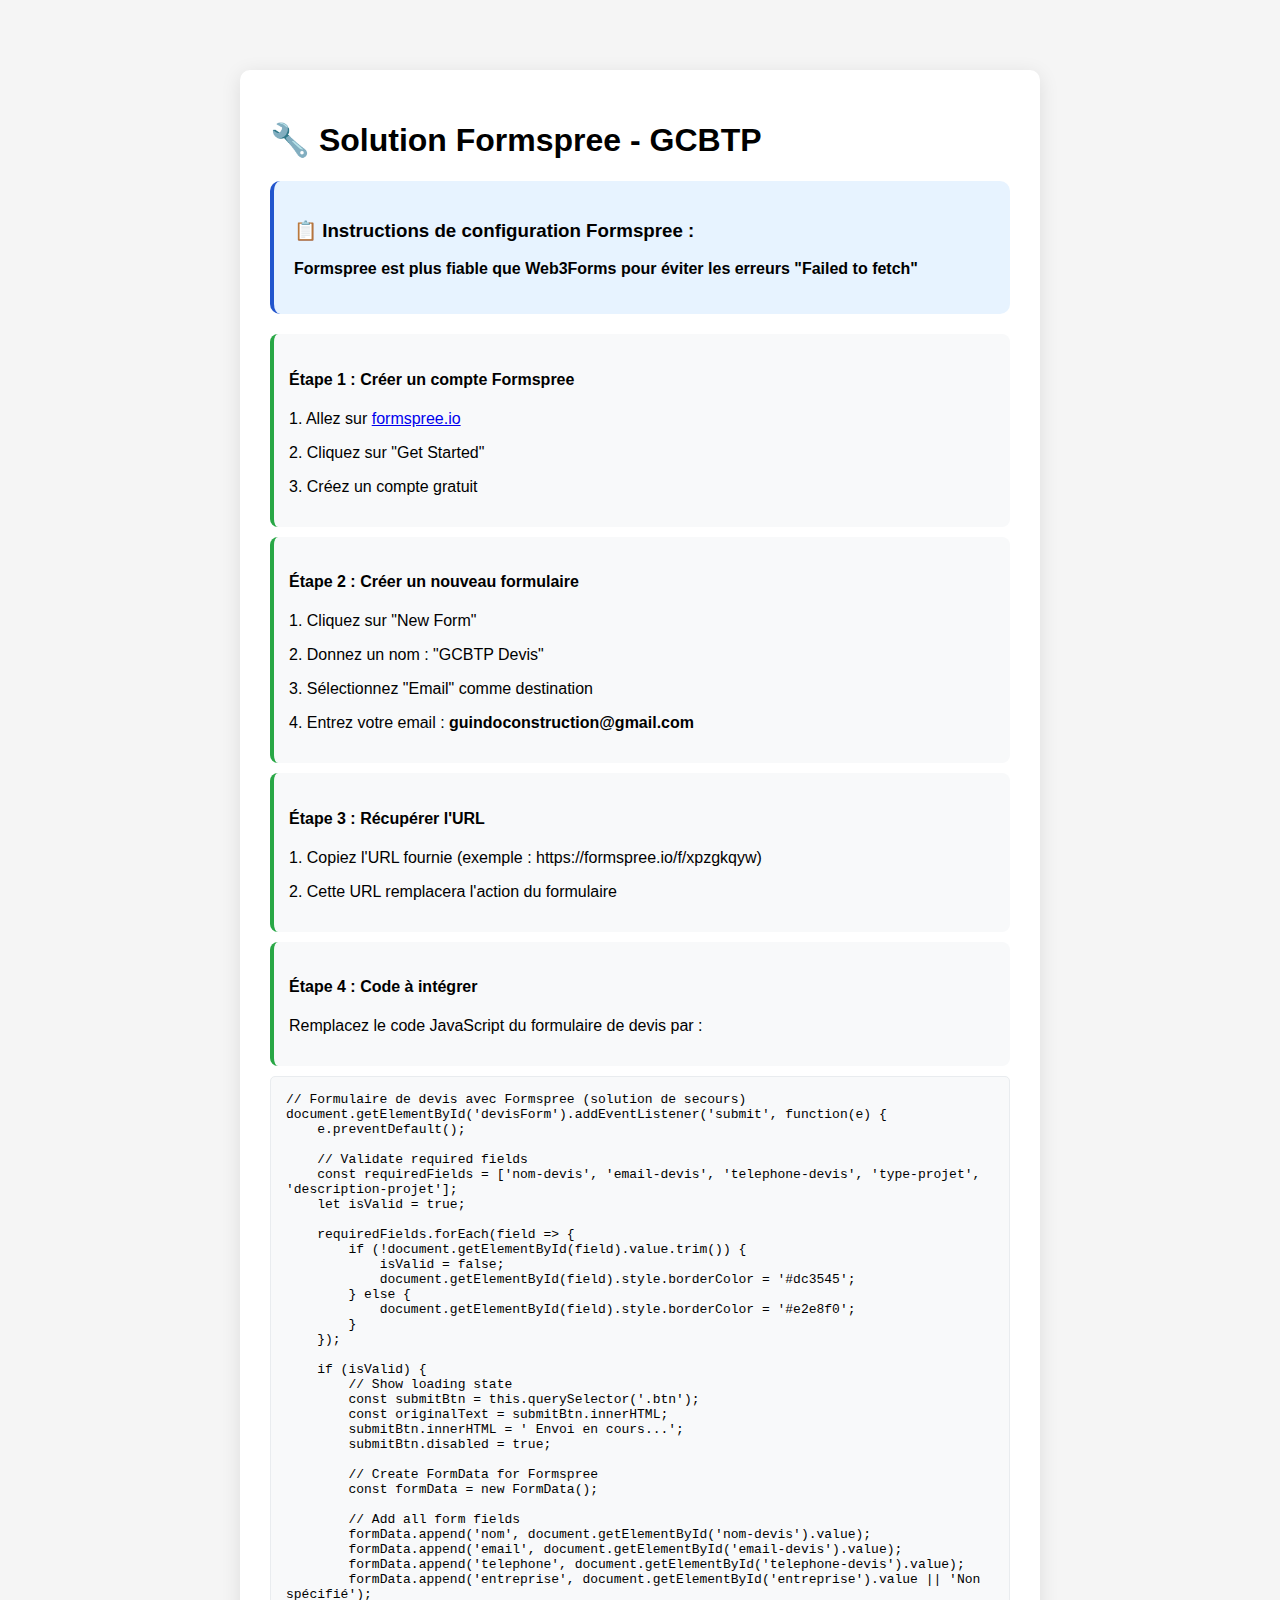
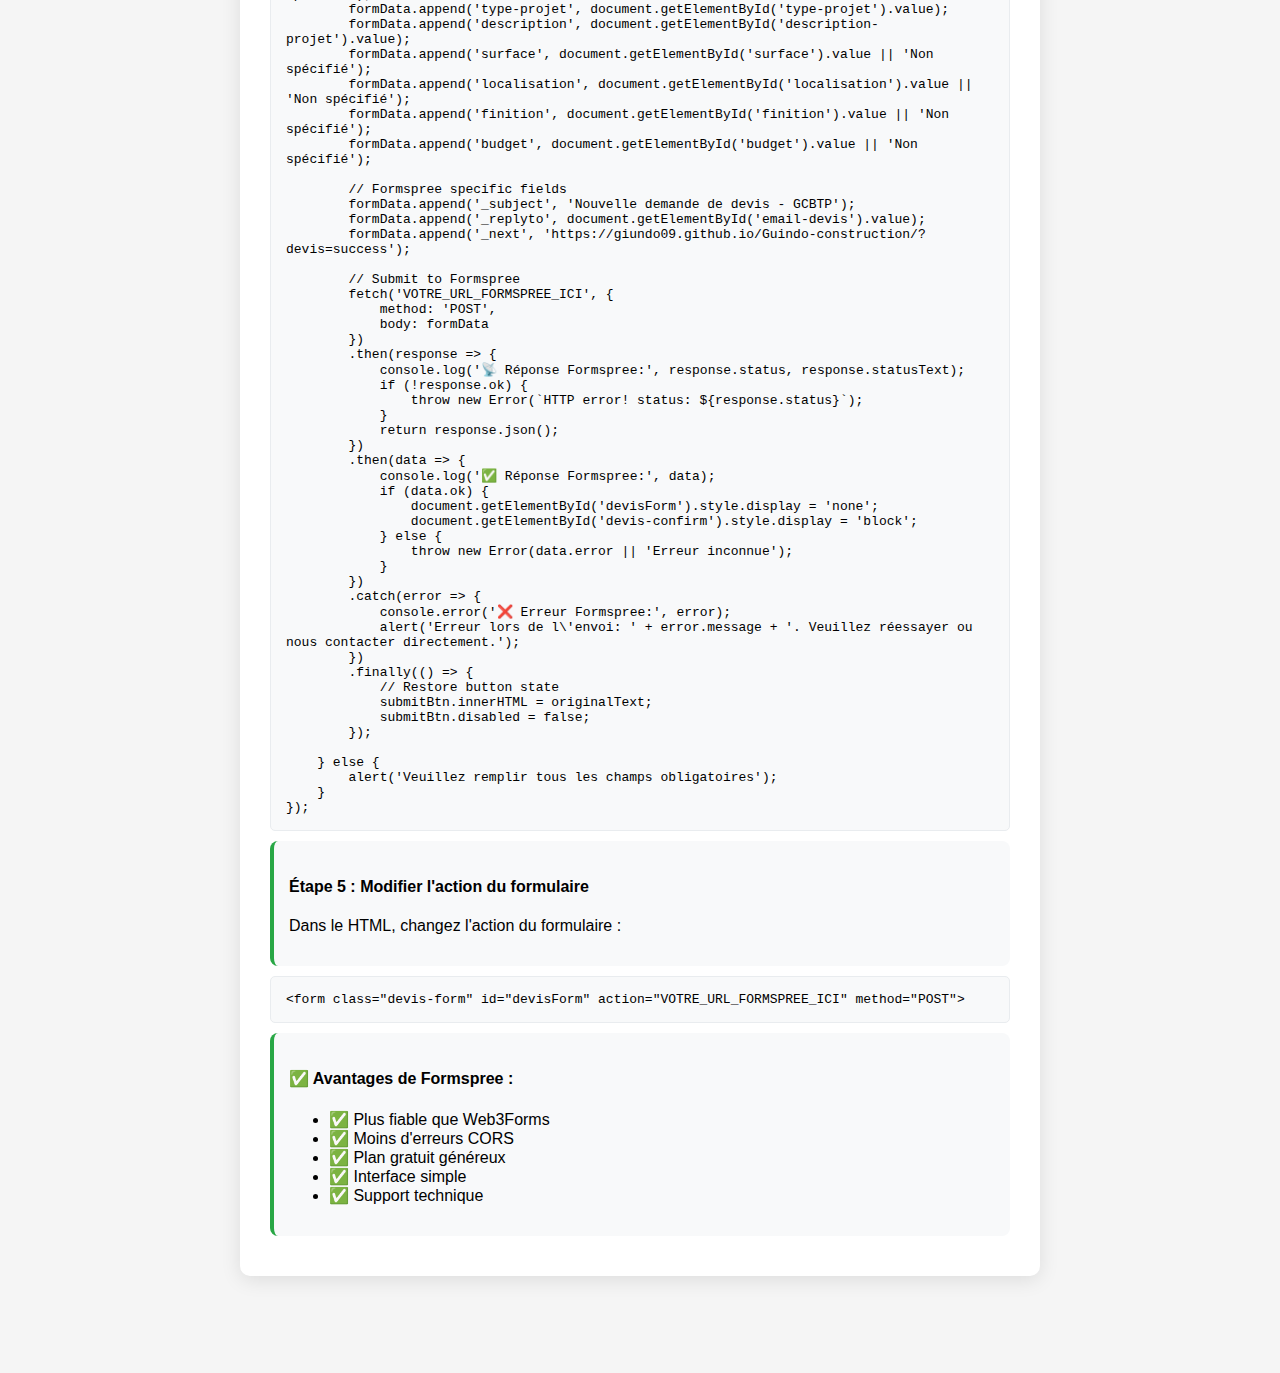
<file: formspree-integration.html>
<!DOCTYPE html>
<html lang="fr">
<head>
    <meta charset="UTF-8">
    <meta name="viewport" content="width=device-width, initial-scale=1.0">
    <title>Configuration Formspree - GCBTP</title>
    <style>
        body {
            font-family: Arial, sans-serif;
            max-width: 800px;
            margin: 50px auto;
            padding: 20px;
            background: #f5f5f5;
        }
        .setup-form {
            background: white;
            padding: 30px;
            border-radius: 10px;
            box-shadow: 0 4px 20px rgba(0,0,0,0.1);
            margin-bottom: 30px;
        }
        .instructions {
            background: #e7f3ff;
            padding: 20px;
            border-radius: 10px;
            border-left: 4px solid #2255cd;
            margin-bottom: 20px;
        }
        .code-block {
            background: #f8f9fa;
            padding: 15px;
            border-radius: 5px;
            border: 1px solid #e9ecef;
            font-family: monospace;
            margin: 10px 0;
            white-space: pre-wrap;
        }
        .step {
            background: #f8f9fa;
            padding: 15px;
            border-radius: 8px;
            margin: 10px 0;
            border-left: 4px solid #28a745;
        }
    </style>
</head>
<body>
    <div class="setup-form">
        <h1>🔧 Solution Formspree - GCBTP</h1>
        
        <div class="instructions">
            <h3>📋 Instructions de configuration Formspree :</h3>
            <p><strong>Formspree est plus fiable que Web3Forms pour éviter les erreurs "Failed to fetch"</strong></p>
        </div>
        
        <div class="step">
            <h4>Étape 1 : Créer un compte Formspree</h4>
            <p>1. Allez sur <a href="https://formspree.io" target="_blank">formspree.io</a></p>
            <p>2. Cliquez sur "Get Started"</p>
            <p>3. Créez un compte gratuit</p>
        </div>
        
        <div class="step">
            <h4>Étape 2 : Créer un nouveau formulaire</h4>
            <p>1. Cliquez sur "New Form"</p>
            <p>2. Donnez un nom : "GCBTP Devis"</p>
            <p>3. Sélectionnez "Email" comme destination</p>
            <p>4. Entrez votre email : <strong>guindoconstruction@gmail.com</strong></p>
        </div>
        
        <div class="step">
            <h4>Étape 3 : Récupérer l'URL</h4>
            <p>1. Copiez l'URL fournie (exemple : https://formspree.io/f/xpzgkqyw)</p>
            <p>2. Cette URL remplacera l'action du formulaire</p>
        </div>
        
        <div class="step">
            <h4>Étape 4 : Code à intégrer</h4>
            <p>Remplacez le code JavaScript du formulaire de devis par :</p>
        </div>
        
        <div class="code-block">// Formulaire de devis avec Formspree (solution de secours)
document.getElementById('devisForm').addEventListener('submit', function(e) {
    e.preventDefault();
    
    // Validate required fields
    const requiredFields = ['nom-devis', 'email-devis', 'telephone-devis', 'type-projet', 'description-projet'];
    let isValid = true;
    
    requiredFields.forEach(field => {
        if (!document.getElementById(field).value.trim()) {
            isValid = false;
            document.getElementById(field).style.borderColor = '#dc3545';
        } else {
            document.getElementById(field).style.borderColor = '#e2e8f0';
        }
    });
    
    if (isValid) {
        // Show loading state
        const submitBtn = this.querySelector('.btn');
        const originalText = submitBtn.innerHTML;
        submitBtn.innerHTML = '<i class="fas fa-spinner fa-spin"></i> Envoi en cours...';
        submitBtn.disabled = true;
        
        // Create FormData for Formspree
        const formData = new FormData();
        
        // Add all form fields
        formData.append('nom', document.getElementById('nom-devis').value);
        formData.append('email', document.getElementById('email-devis').value);
        formData.append('telephone', document.getElementById('telephone-devis').value);
        formData.append('entreprise', document.getElementById('entreprise').value || 'Non spécifié');
        formData.append('type-projet', document.getElementById('type-projet').value);
        formData.append('description', document.getElementById('description-projet').value);
        formData.append('surface', document.getElementById('surface').value || 'Non spécifié');
        formData.append('localisation', document.getElementById('localisation').value || 'Non spécifié');
        formData.append('finition', document.getElementById('finition').value || 'Non spécifié');
        formData.append('budget', document.getElementById('budget').value || 'Non spécifié');
        
        // Formspree specific fields
        formData.append('_subject', 'Nouvelle demande de devis - GCBTP');
        formData.append('_replyto', document.getElementById('email-devis').value);
        formData.append('_next', 'https://giundo09.github.io/Guindo-construction/?devis=success');
        
        // Submit to Formspree
        fetch('VOTRE_URL_FORMSPREE_ICI', {
            method: 'POST',
            body: formData
        })
        .then(response => {
            console.log('📡 Réponse Formspree:', response.status, response.statusText);
            if (!response.ok) {
                throw new Error(`HTTP error! status: ${response.status}`);
            }
            return response.json();
        })
        .then(data => {
            console.log('✅ Réponse Formspree:', data);
            if (data.ok) {
                document.getElementById('devisForm').style.display = 'none';
                document.getElementById('devis-confirm').style.display = 'block';
            } else {
                throw new Error(data.error || 'Erreur inconnue');
            }
        })
        .catch(error => {
            console.error('❌ Erreur Formspree:', error);
            alert('Erreur lors de l\'envoi: ' + error.message + '. Veuillez réessayer ou nous contacter directement.');
        })
        .finally(() => {
            // Restore button state
            submitBtn.innerHTML = originalText;
            submitBtn.disabled = false;
        });
        
    } else {
        alert('Veuillez remplir tous les champs obligatoires');
    }
});</div>
        
        <div class="step">
            <h4>Étape 5 : Modifier l'action du formulaire</h4>
            <p>Dans le HTML, changez l'action du formulaire :</p>
        </div>
        
        <div class="code-block">&lt;form class="devis-form" id="devisForm" action="VOTRE_URL_FORMSPREE_ICI" method="POST"&gt;</div>
        
        <div class="step">
            <h4>✅ Avantages de Formspree :</h4>
            <ul>
                <li>✅ Plus fiable que Web3Forms</li>
                <li>✅ Moins d'erreurs CORS</li>
                <li>✅ Plan gratuit généreux</li>
                <li>✅ Interface simple</li>
                <li>✅ Support technique</li>
            </ul>
        </div>
    </div>
</body>
</html>
</file>
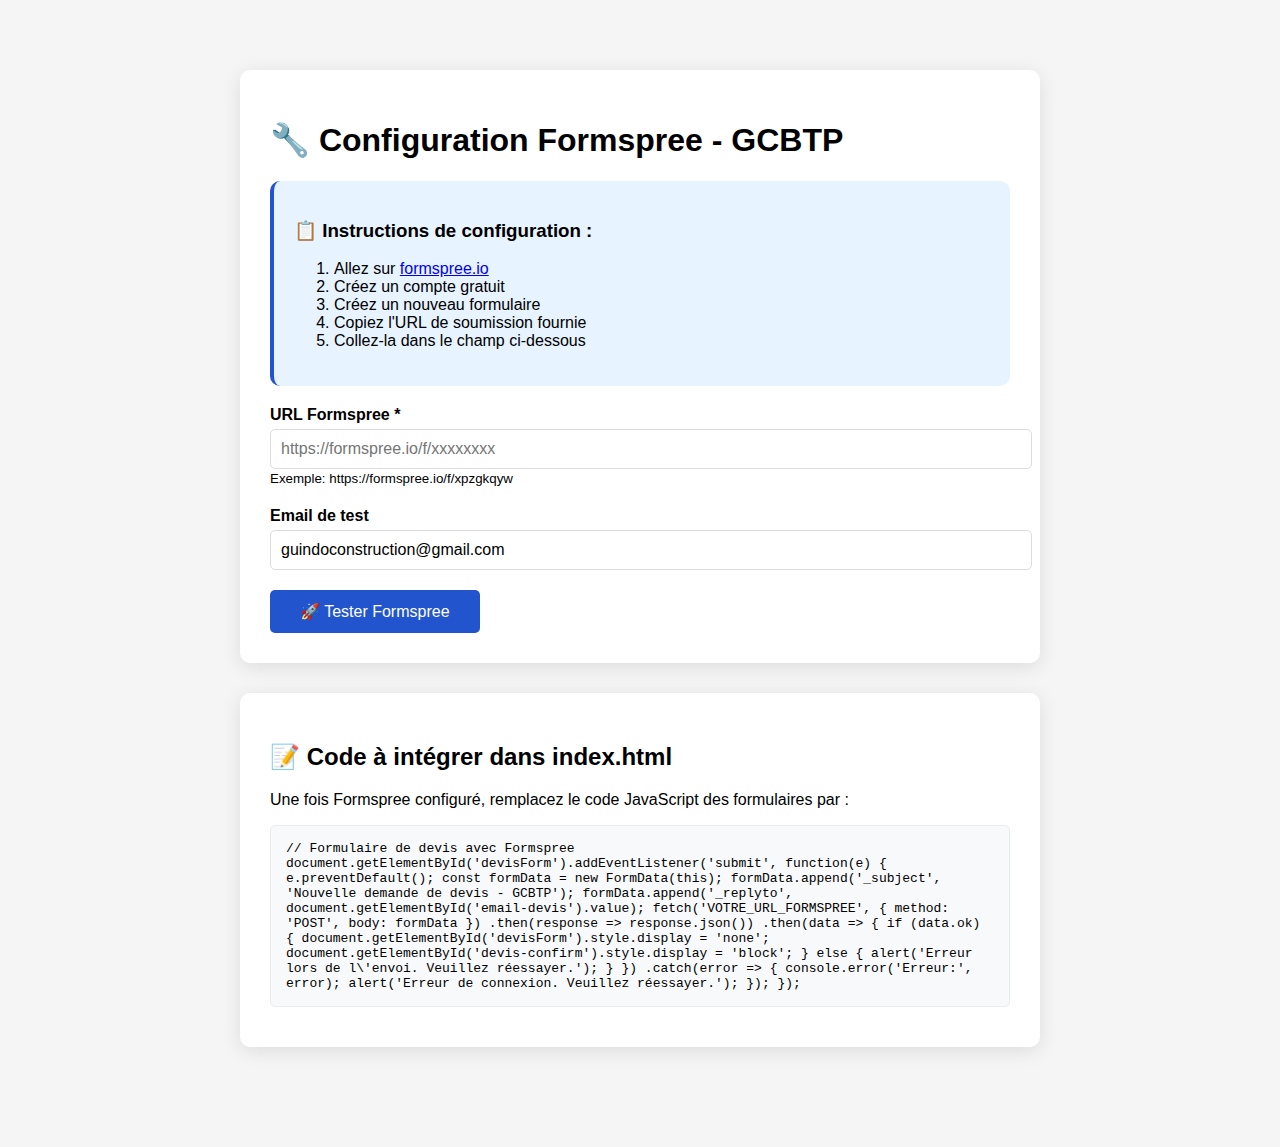
<file: formspree-setup.html>
<!DOCTYPE html>
<html lang="fr">
<head>
    <meta charset="UTF-8">
    <meta name="viewport" content="width=device-width, initial-scale=1.0">
    <title>Configuration Formspree - GCBTP</title>
    <style>
        body {
            font-family: Arial, sans-serif;
            max-width: 800px;
            margin: 50px auto;
            padding: 20px;
            background: #f5f5f5;
        }
        .setup-form {
            background: white;
            padding: 30px;
            border-radius: 10px;
            box-shadow: 0 4px 20px rgba(0,0,0,0.1);
            margin-bottom: 30px;
        }
        .form-group {
            margin-bottom: 20px;
        }
        label {
            display: block;
            margin-bottom: 5px;
            font-weight: bold;
        }
        input, textarea {
            width: 100%;
            padding: 10px;
            border: 1px solid #ddd;
            border-radius: 5px;
            font-size: 16px;
        }
        button {
            background: #2255cd;
            color: white;
            padding: 12px 30px;
            border: none;
            border-radius: 5px;
            cursor: pointer;
            font-size: 16px;
        }
        button:hover {
            background: #1a4ba8;
        }
        .instructions {
            background: #e7f3ff;
            padding: 20px;
            border-radius: 10px;
            border-left: 4px solid #2255cd;
            margin-bottom: 20px;
        }
        .code-block {
            background: #f8f9fa;
            padding: 15px;
            border-radius: 5px;
            border: 1px solid #e9ecef;
            font-family: monospace;
            margin: 10px 0;
        }
    </style>
</head>
<body>
    <div class="setup-form">
        <h1>🔧 Configuration Formspree - GCBTP</h1>
        
        <div class="instructions">
            <h3>📋 Instructions de configuration :</h3>
            <ol>
                <li>Allez sur <a href="https://formspree.io" target="_blank">formspree.io</a></li>
                <li>Créez un compte gratuit</li>
                <li>Créez un nouveau formulaire</li>
                <li>Copiez l'URL de soumission fournie</li>
                <li>Collez-la dans le champ ci-dessous</li>
            </ol>
        </div>
        
        <form id="formspreeForm">
            <div class="form-group">
                <label for="formspreeUrl">URL Formspree *</label>
                <input type="url" id="formspreeUrl" name="formspreeUrl" placeholder="https://formspree.io/f/xxxxxxxx" required>
                <small>Exemple: https://formspree.io/f/xpzgkqyw</small>
            </div>
            
            <div class="form-group">
                <label for="testEmail">Email de test</label>
                <input type="email" id="testEmail" name="testEmail" value="guindoconstruction@gmail.com">
            </div>
            
            <button type="submit">🚀 Tester Formspree</button>
        </form>
        
        <div id="result" style="margin-top: 20px; padding: 15px; border-radius: 5px; display: none;"></div>
    </div>

    <div class="setup-form">
        <h2>📝 Code à intégrer dans index.html</h2>
        <p>Une fois Formspree configuré, remplacez le code JavaScript des formulaires par :</p>
        
        <div class="code-block">
// Formulaire de devis avec Formspree
document.getElementById('devisForm').addEventListener('submit', function(e) {
    e.preventDefault();
    
    const formData = new FormData(this);
    formData.append('_subject', 'Nouvelle demande de devis - GCBTP');
    formData.append('_replyto', document.getElementById('email-devis').value);
    
    fetch('VOTRE_URL_FORMSPREE', {
        method: 'POST',
        body: formData
    })
    .then(response => response.json())
    .then(data => {
        if (data.ok) {
            document.getElementById('devisForm').style.display = 'none';
            document.getElementById('devis-confirm').style.display = 'block';
        } else {
            alert('Erreur lors de l\'envoi. Veuillez réessayer.');
        }
    })
    .catch(error => {
        console.error('Erreur:', error);
        alert('Erreur de connexion. Veuillez réessayer.');
    });
});
        </div>
    </div>

    <script>
        document.getElementById('formspreeForm').addEventListener('submit', async function(e) {
            e.preventDefault();
            
            const formspreeUrl = document.getElementById('formspreeUrl').value;
            const testEmail = document.getElementById('testEmail').value;
            const resultDiv = document.getElementById('result');
            
            resultDiv.style.display = 'block';
            resultDiv.className = 'result';
            resultDiv.innerHTML = '<i class="fas fa-spinner fa-spin"></i> Test en cours...';
            
            // Test avec Formspree
            const formData = new FormData();
            formData.append('_subject', 'TEST Formspree - GCBTP');
            formData.append('_replyto', testEmail);
            formData.append('nom', 'Test GCBTP');
            formData.append('email', testEmail);
            formData.append('telephone', '+221 77 123 45 67');
            formData.append('message', 'Ceci est un test de la configuration Formspree pour GCBTP.');
            
            try {
                const response = await fetch(formspreeUrl, {
                    method: 'POST',
                    body: formData
                });
                
                if (response.ok) {
                    resultDiv.className = 'result success';
                    resultDiv.innerHTML = `
                        <h3>✅ Test Formspree réussi !</h3>
                        <p>L'email de test a été envoyé avec succès à <strong>${testEmail}</strong></p>
                        <p>Vérifiez votre boîte de réception.</p>
                    `;
                } else {
                    resultDiv.className = 'result error';
                    resultDiv.innerHTML = `
                        <h3>❌ Erreur Formspree</h3>
                        <p>Vérifiez que l'URL Formspree est correcte.</p>
                    `;
                }
                
            } catch (error) {
                resultDiv.className = 'result error';
                resultDiv.innerHTML = `
                    <h3>❌ Erreur de connexion</h3>
                    <p>Erreur: ${error.message}</p>
                `;
            }
        });
    </script>
</body>
</html>
</file>
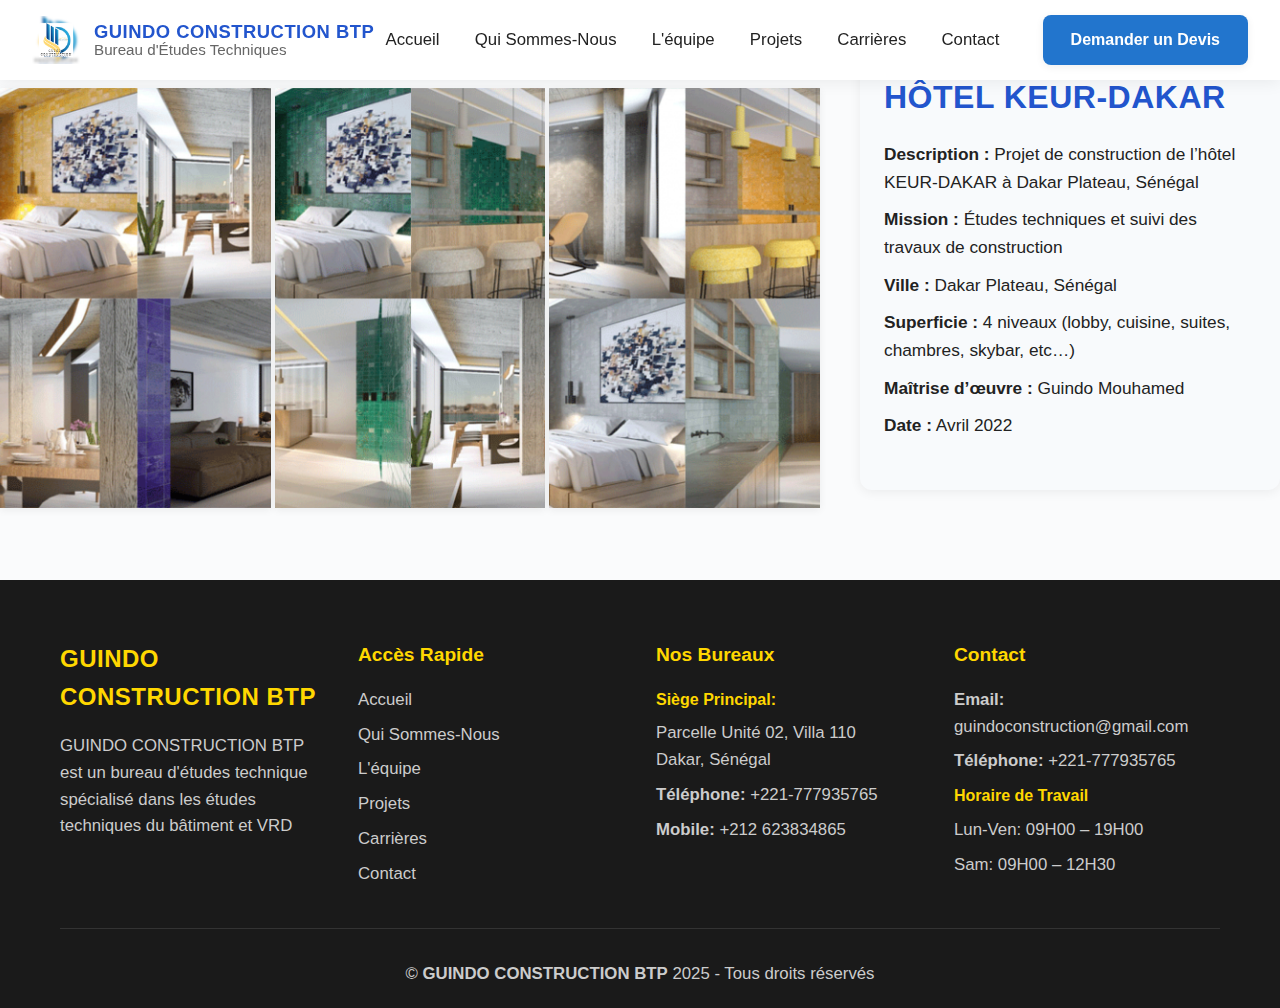
<file: hotel-deep-c.html>
<!DOCTYPE html>
<html lang="fr">
<head>
  <meta charset="UTF-8">
  <meta name="viewport" content="width=device-width, initial-scale=1.0">
  <title>Hôtel Keur-Dakar - Projet GCBTP | Bureau d'Études Techniques Dakar</title>
  
  <!-- SEO Meta Tags -->
  <meta name="description" content="Projet de construction de l'hôtel Keur-Dakar à Dakar Plateau, Sénégal. GCBTP a réalisé les études techniques et le suivi des travaux. 4 niveaux avec lobby, cuisine, suites, chambres et skybar.">
  <meta name="keywords" content="hôtel Keur-Dakar, construction hôtel Dakar, études techniques hôtel, GCBTP projets, bureau études Dakar, ingénierie hôtellerie Sénégal">
  <meta name="author" content="GCBTP - Guindo Construction BTP">
  <meta name="robots" content="index, follow">
  <meta name="language" content="fr">
  <meta name="geo.region" content="SN">
  <meta name="geo.placename" content="Dakar Plateau, Sénégal">
  
  <!-- Open Graph / Facebook -->
  <meta property="og:type" content="website">
  <meta property="og:url" content="https://giundo09.github.io/Guindo-construction/hotel-deep-c.html">
  <meta property="og:title" content="Hôtel Keur-Dakar - Projet GCBTP | Bureau d'Études Techniques">
  <meta property="og:description" content="Projet de construction de l'hôtel Keur-Dakar à Dakar Plateau. Études techniques et suivi des travaux réalisés par GCBTP.">
  <meta property="og:image" content="https://giundo09.github.io/Guindo-construction/Images/hotel/h1.png">
  <meta property="og:site_name" content="GCBTP">
  <meta property="og:locale" content="fr_FR">
  
  <!-- Twitter -->
  <meta property="twitter:card" content="summary_large_image">
  <meta property="twitter:url" content="https://giundo09.github.io/Guindo-construction/hotel-deep-c.html">
  <meta property="twitter:title" content="Hôtel Keur-Dakar - Projet GCBTP">
  <meta property="twitter:description" content="Projet de construction de l'hôtel Keur-Dakar à Dakar Plateau, Sénégal.">
  <meta property="twitter:image" content="https://giundo09.github.io/Guindo-construction/Images/hotel/h1.png">
  
  <!-- Canonical URL -->
  <link rel="canonical" href="https://giundo09.github.io/Guindo-construction/hotel-deep-c.html">
  
  <!-- Favicon -->
  <link rel="icon" type="image/jpeg" href="Images/LOGO.jpg">
  <link rel="apple-touch-icon" href="Images/LOGO.jpg">
  
  <!-- Schema.org structured data - Project -->
  <script type="application/ld+json">
  {
    "@context": "https://schema.org",
    "@type": "Project",
    "name": "Hôtel Keur-Dakar",
    "description": "Projet de construction de l'hôtel Keur-Dakar à Dakar Plateau, Sénégal. Études techniques et suivi des travaux de construction.",
    "url": "https://giundo09.github.io/Guindo-construction/hotel-deep-c.html",
    "image": "https://giundo09.github.io/Guindo-construction/Images/hotel/h1.png",
    "location": {
      "@type": "Place",
      "name": "Dakar Plateau",
      "address": {
        "@type": "PostalAddress",
        "addressLocality": "Dakar",
        "addressRegion": "Dakar",
        "addressCountry": "SN"
      }
    },
    "startDate": "2022-04",
    "funder": {
      "@type": "Organization",
      "name": "GCBTP - Guindo Construction BTP"
    },
    "performer": {
      "@type": "Person",
      "name": "Mouhamed Guindo",
      "jobTitle": "Maître d'œuvre"
    }
  }
  </script>
  
  <!-- Schema.org Breadcrumbs -->
  <script type="application/ld+json">
  {
    "@context": "https://schema.org",
    "@type": "BreadcrumbList",
    "itemListElement": [
      {
        "@type": "ListItem",
        "position": 1,
        "name": "Accueil",
        "item": "https://giundo09.github.io/Guindo-construction/"
      },
      {
        "@type": "ListItem",
        "position": 2,
        "name": "Projets",
        "item": "https://giundo09.github.io/Guindo-construction/#projets"
      },
      {
        "@type": "ListItem",
        "position": 3,
        "name": "Hôtel Keur-Dakar",
        "item": "https://giundo09.github.io/Guindo-construction/hotel-deep-c.html"
      }
    ]
  }
  </script>
  
  <link rel="stylesheet" href="styles.css">
</head>
<body>
  <!-- Header (copié de index.html) -->
  <header class="header">
    <nav class="navbar">
      <div class="nav-container">
        <a href="index.html" class="nav-logo-link">
          <div class="nav-logo">
            <img src="Images/LOGO.jpg" alt="Logo GUINDO CONSTRUCTION BTP">
            <div class="nav-logo-text">
              <span class="nav-logo-title">GUINDO CONSTRUCTION BTP</span>
              <span class="nav-logo-sub">Bureau d'Études Techniques</span>
            </div>
          </div>
        </a>
        <ul class="nav-menu">
          <li><a href="index.html#accueil" class="nav-link">Accueil</a></li>
          <li><a href="index.html#qui-sommes-nous" class="nav-link">Qui&nbsp;Sommes-Nous</a></li>
          <li><a href="index.html#equipe" class="nav-link">L'équipe</a></li>
          <li><a href="index.html#projets" class="nav-link">Projets</a></li>
          <li><a href="index.html#carrieres" class="nav-link">Carrières</a></li>
          <li><a href="contact.html" class="nav-link">Contact</a></li>
        </ul>
        <div class="nav-buttons">
          <a href="#devis" class="btn btn-primary">Demander un Devis</a>
        </div>
      </div>
    </nav>
  </header>
  <main>
    <section class="project-detail">
      <div class="project-detail-row">
        <div class="project-gallery-col">
          <div class="project-gallery-row" style="margin-top:48px;">
            <img src="Images/hotel/h1.png" alt="Hôtel KEUR-DAKAR 1">
            <img src="Images/hotel/h2.png" alt="Hôtel KEUR-DAKAR 2">
            <img src="Images/hotel/h3.png" alt="Hôtel KEUR-DAKAR 3">
          </div>
        </div>
        <div class="project-info-col">
          <h1>HÔTEL KEUR-DAKAR</h1>
          <ul>
            <li><strong>Description :</strong> Projet de construction de l’hôtel KEUR-DAKAR à Dakar Plateau, Sénégal</li>
            <li><strong>Mission :</strong> Études techniques et suivi des travaux de construction</li>
            <li><strong>Ville :</strong> Dakar Plateau, Sénégal</li>
            <li><strong>Superficie :</strong> 4 niveaux (lobby, cuisine, suites, chambres, skybar, etc…)</li>
            <li><strong>Maîtrise d’œuvre :</strong> Guindo Mouhamed</li>
            <li><strong>Date :</strong> Avril 2022</li>
          </ul>
        </div>
      </div>
    </section>
  </main>
  <!-- Footer (copié de index.html) -->
  <footer class="footer">
    <div class="container">
      <div class="footer-content">
        <div class="footer-section">
          <h3>GUINDO CONSTRUCTION BTP</h3>
          <p>GUINDO CONSTRUCTION BTP est un bureau d'études technique spécialisé dans les études techniques du bâtiment et VRD</p>
        </div>
        <div class="footer-section">
          <h4>Accès Rapide</h4>
          <ul>
            <li><a href="index.html#accueil">Accueil</a></li>
            <li><a href="index.html#qui-sommes-nous">Qui Sommes-Nous</a></li>
            <li><a href="index.html#equipe">L'équipe</a></li>
            <li><a href="index.html#projets">Projets</a></li>
            <li><a href="index.html#carrieres">Carrières</a></li>
            <li><a href="contact.html">Contact</a></li>
          </ul>
        </div>
        <div class="footer-section">
          <h4>Nos Bureaux</h4>
          <div class="office-info">
            <h5>Siège Principal:</h5>
            <p>Parcelle Unité 02, Villa 110<br>Dakar, Sénégal</p>
            <p><strong>Téléphone:</strong> +221-777935765</p>
            <p><strong>Mobile:</strong> +212 623834865</p>
          </div>
        </div>
        <div class="footer-section">
          <h4>Contact</h4>
          <p><strong>Email:</strong> guindoconstruction@gmail.com</p>
          <p><strong>Téléphone:</strong> +221-777935765</p>
          <h5>Horaire de Travail</h5>
          <p>Lun-Ven: 09H00 – 19H00</p>
          <p>Sam: 09H00 – 12H30</p>
        </div>
      </div>
      <div class="footer-bottom">
        <p>&copy; <strong>GUINDO CONSTRUCTION BTP</strong> 2025 - Tous droits réservés</p>
      </div>
    </div>
  </footer>
<script>
function changeProjectImg(img) {
  document.getElementById('mainProjectImg').src = img.src;
  document.querySelectorAll('.thumbnails img').forEach(el => el.classList.remove('active'));
  img.classList.add('active');
}
document.addEventListener('DOMContentLoaded', function() {
  const thumbs = document.querySelectorAll('.thumbnails img');
  if (thumbs.length) thumbs[0].classList.add('active');
});
</script>
<script src="script.js"></script>
</body>
</html>
</file>
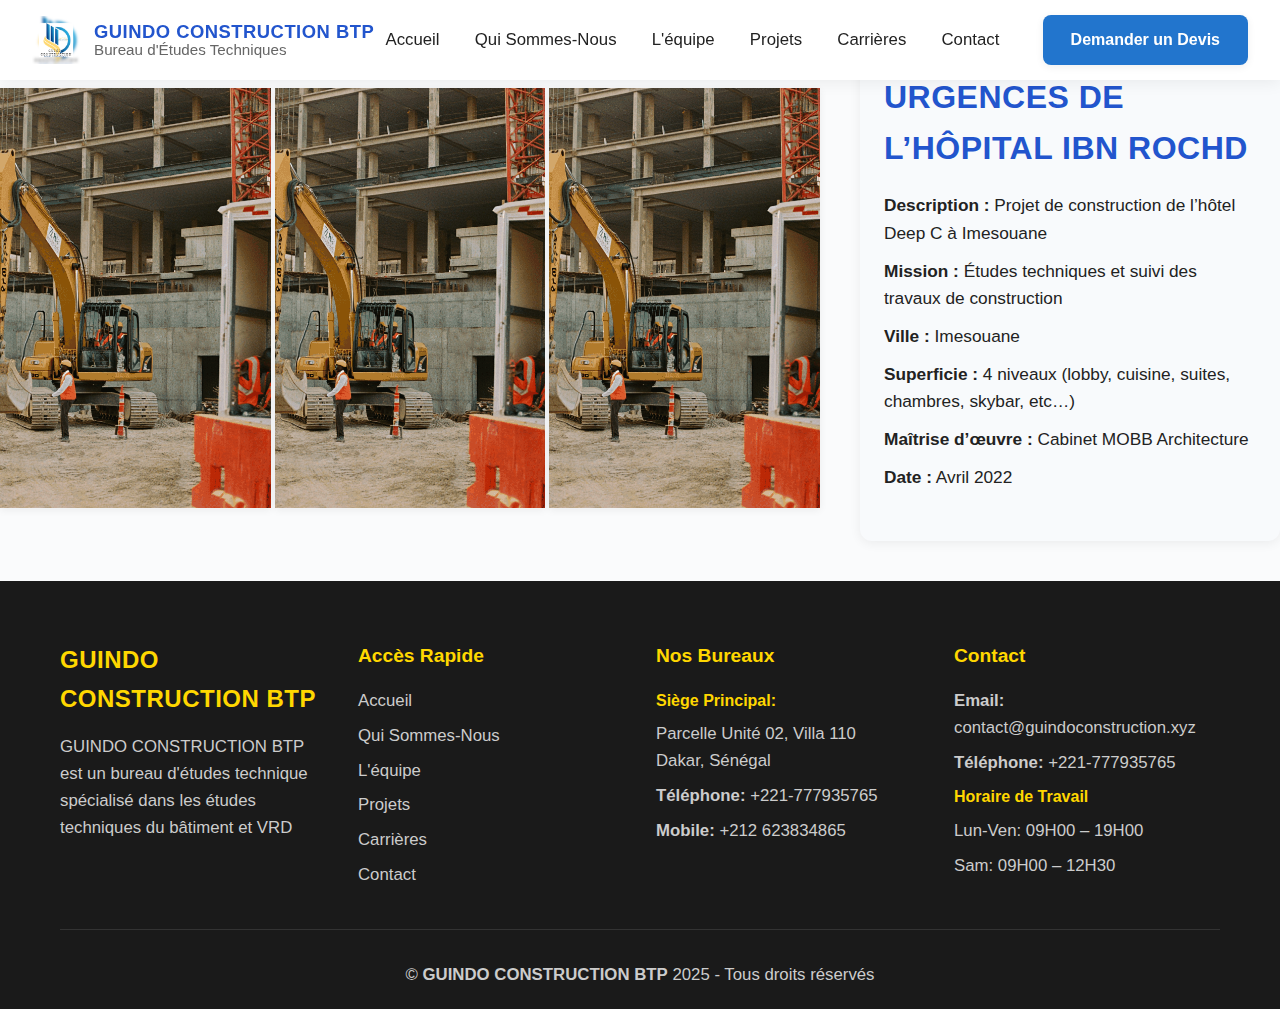
<file: hotel-hopital-ibn-rochd.html>
<!DOCTYPE html>
<html lang="fr">
<head>
  <meta charset="UTF-8">
  <meta name="viewport" content="width=device-width, initial-scale=1.0">
  <title>Urgences Hôpital Ibn Rochd - Projet GCBTP | Bureau d'Études Techniques Santé</title>
  
  <!-- SEO Meta Tags -->
  <meta name="description" content="Projet de construction des urgences de l'hôpital Ibn Rochd. GCBTP a réalisé les études techniques et le suivi des travaux pour ce projet de santé au Sénégal.">
  <meta name="keywords" content="hôpital Ibn Rochd, urgences hôpital, construction santé, études techniques hôpital, GCBTP projets santé, ingénierie médicale Sénégal">
  <meta name="author" content="GCBTP - Guindo Construction BTP">
  <meta name="robots" content="index, follow">
  <meta name="language" content="fr">
  
  <!-- Open Graph / Facebook -->
  <meta property="og:type" content="website">
  <meta property="og:url" content="https://guindoconstruction.xyz/hotel-hopital-ibn-rochd.html">
  <meta property="og:title" content="Urgences Hôpital Ibn Rochd - Projet GCBTP | Bureau d'Études Techniques">
  <meta property="og:description" content="Projet de construction des urgences de l'hôpital Ibn Rochd. Études techniques et suivi des travaux réalisés par GCBTP.">
  <meta property="og:image" content="https://guindoconstruction.xyz/Images/Hotel3.png">
  <meta property="og:site_name" content="GCBTP">
  <meta property="og:locale" content="fr_FR">
  
  <!-- Twitter -->
  <meta property="twitter:card" content="summary_large_image">
  <meta property="twitter:url" content="https://guindoconstruction.xyz/hotel-hopital-ibn-rochd.html">
  <meta property="twitter:title" content="Urgences Hôpital Ibn Rochd - Projet GCBTP">
  <meta property="twitter:description" content="Projet de construction des urgences de l'hôpital Ibn Rochd au Sénégal.">
  <meta property="twitter:image" content="https://guindoconstruction.xyz/Images/Hotel3.png">
  
  <!-- Canonical URL -->
  <link rel="canonical" href="https://guindoconstruction.xyz/hotel-hopital-ibn-rochd.html">
  
  <!-- Favicon -->
  <link rel="icon" type="image/jpeg" href="Images/LOGO.jpg">
  <link rel="apple-touch-icon" href="Images/LOGO.jpg">
  
  <!-- Schema.org structured data -->
  <script type="application/ld+json">
  {
    "@context": "https://schema.org",
    "@type": "Project",
    "name": "Urgences Hôpital Ibn Rochd",
    "description": "Projet de construction des urgences de l'hôpital Ibn Rochd. Études techniques et suivi des travaux de construction.",
    "url": "https://guindoconstruction.xyz/hotel-hopital-ibn-rochd.html",
    "image": "https://guindoconstruction.xyz/Images/Hotel3.png",
    "startDate": "2022-04",
    "performer": {
      "@type": "Organization",
      "name": "Cabinet MOBB Architecture"
    }
  }
  </script>
  
  <!-- Schema.org Breadcrumbs -->
  <script type="application/ld+json">
  {
    "@context": "https://schema.org",
    "@type": "BreadcrumbList",
    "itemListElement": [
      {
        "@type": "ListItem",
        "position": 1,
        "name": "Accueil",
        "item": "https://guindoconstruction.xyz/"
      },
      {
        "@type": "ListItem",
        "position": 2,
        "name": "Projets",
        "item": "https://guindoconstruction.xyz/#projets"
      },
      {
        "@type": "ListItem",
        "position": 3,
        "name": "Urgences Hôpital Ibn Rochd",
        "item": "https://guindoconstruction.xyz/hotel-hopital-ibn-rochd.html"
      }
    ]
  }
  </script>
  
  <link rel="stylesheet" href="styles.css">
</head>
<body>
  <!-- Header (copié de index.html) -->
  <header class="header">
    <nav class="navbar">
      <div class="nav-container">
        <a href="index.html" class="nav-logo-link">
          <div class="nav-logo">
            <img src="Images/LOGO.jpg" alt="Logo GUINDO CONSTRUCTION BTP">
            <div class="nav-logo-text">
              <span class="nav-logo-title">GUINDO CONSTRUCTION BTP</span>
              <span class="nav-logo-sub">Bureau d'Études Techniques</span>
            </div>
          </div>
        </a>
        <ul class="nav-menu">
          <li><a href="index.html#accueil" class="nav-link">Accueil</a></li>
          <li><a href="index.html#qui-sommes-nous" class="nav-link">Qui&nbsp;Sommes-Nous</a></li>
          <li><a href="index.html#equipe" class="nav-link">L'équipe</a></li>
          <li><a href="index.html#projets" class="nav-link">Projets</a></li>
          <li><a href="index.html#carrieres" class="nav-link">Carrières</a></li>
          <li><a href="contact.html" class="nav-link">Contact</a></li>
        </ul>
        <div class="nav-buttons">
          <a href="#devis" class="btn btn-primary">Demander un Devis</a>
        </div>
      </div>
    </nav>
  </header>
  <main>
    <section class="project-detail">
      <div class="project-detail-row">
        <div class="project-gallery-col">
          <div class="project-gallery-row" style="margin-top:48px;">
            <img src="Images/Hotel3.png" alt="URGENCES DE L'HÔPITAL IBN ROCHD 1">
            <img src="Images/Hotel3.png" alt="URGENCES DE L'HÔPITAL IBN ROCHD 2">
            <img src="Images/Hotel3.png" alt="URGENCES DE L'HÔPITAL IBN ROCHD 3">
          </div>
        </div>
        <div class="project-info-col">
          <h1>URGENCES DE L’HÔPITAL IBN ROCHD</h1>
          <ul>
            <li><strong>Description :</strong> Projet de construction de l’hôtel Deep C à Imesouane</li>
            <li><strong>Mission :</strong> Études techniques et suivi des travaux de construction</li>
            <li><strong>Ville :</strong> Imesouane</li>
            <li><strong>Superficie :</strong> 4 niveaux (lobby, cuisine, suites, chambres, skybar, etc…)</li>
            <li><strong>Maîtrise d’œuvre :</strong> Cabinet MOBB Architecture</li>
            <li><strong>Date :</strong> Avril 2022</li>
          </ul>
        </div>
      </div>
    </section>
  </main>
  <!-- Footer (copié de index.html) -->
  <footer class="footer">
    <div class="container">
      <div class="footer-content">
        <div class="footer-section">
          <h3>GUINDO CONSTRUCTION BTP</h3>
          <p>GUINDO CONSTRUCTION BTP est un bureau d'études technique spécialisé dans les études techniques du bâtiment et VRD</p>
        </div>
        <div class="footer-section">
          <h4>Accès Rapide</h4>
          <ul>
            <li><a href="index.html#accueil">Accueil</a></li>
            <li><a href="index.html#qui-sommes-nous">Qui Sommes-Nous</a></li>
            <li><a href="index.html#equipe">L'équipe</a></li>
            <li><a href="index.html#projets">Projets</a></li>
            <li><a href="index.html#carrieres">Carrières</a></li>
            <li><a href="contact.html">Contact</a></li>
          </ul>
        </div>
        <div class="footer-section">
          <h4>Nos Bureaux</h4>
          <div class="office-info">
            <h5>Siège Principal:</h5>
            <p>Parcelle Unité 02, Villa 110<br>Dakar, Sénégal</p>
            <p><strong>Téléphone:</strong> +221-777935765</p>
            <p><strong>Mobile:</strong> +212 623834865</p>
          </div>
        </div>
        <div class="footer-section">
          <h4>Contact</h4>
          <p><strong>Email:</strong> contact@guindoconstruction.xyz</p>
          <p><strong>Téléphone:</strong> +221-777935765</p>
          <h5>Horaire de Travail</h5>
          <p>Lun-Ven: 09H00 – 19H00</p>
          <p>Sam: 09H00 – 12H30</p>
        </div>
      </div>
      <div class="footer-bottom">
        <p>&copy; <strong>GUINDO CONSTRUCTION BTP</strong> 2025 - Tous droits réservés</p>
      </div>
    </div>
  </footer>
  <script>
function changeProjectImg(img) {
  document.getElementById('mainProjectImg').src = img.src;
  document.querySelectorAll('.thumbnails img').forEach(el => el.classList.remove('active'));
  img.classList.add('active');
}
document.addEventListener('DOMContentLoaded', function() {
  const thumbs = document.querySelectorAll('.thumbnails img');
  if (thumbs.length) thumbs[0].classList.add('active');
});
</script>
</body>
</html>
</file>
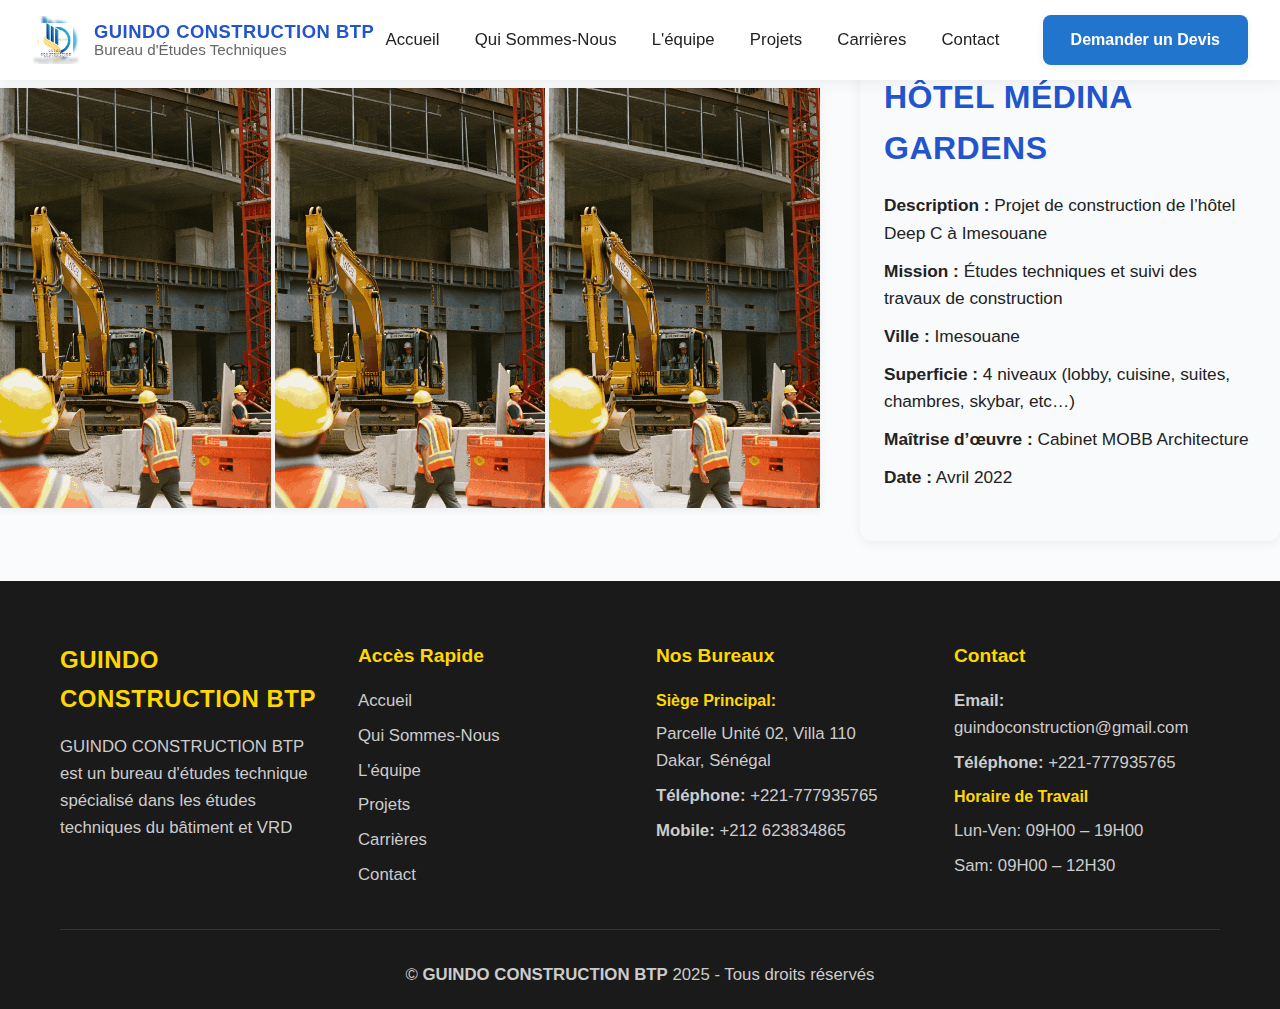
<file: hotel-medina-gardens.html>
<!DOCTYPE html>
<html lang="fr">
<head>
  <meta charset="UTF-8">
  <meta name="viewport" content="width=device-width, initial-scale=1.0">
  <title>Hôtel Médina Gardens - Projet GCBTP | Bureau d'Études Techniques Imesouane</title>
  
  <!-- SEO Meta Tags -->
  <meta name="description" content="Projet de construction de l'hôtel Médina Gardens à Imesouane. GCBTP a réalisé les études techniques et le suivi des travaux. 4 niveaux avec lobby, cuisine, suites, chambres et skybar.">
  <meta name="keywords" content="hôtel Médina Gardens, construction hôtel Imesouane, études techniques hôtel, GCBTP projets, bureau études Maroc, ingénierie hôtellerie">
  <meta name="author" content="GCBTP - Guindo Construction BTP">
  <meta name="robots" content="index, follow">
  <meta name="language" content="fr">
  
  <!-- Open Graph / Facebook -->
  <meta property="og:type" content="website">
  <meta property="og:url" content="https://guindoconstructionbtp.vercel.app/hotel-medina-gardens.html">
  <meta property="og:title" content="Hôtel Médina Gardens - Projet GCBTP | Bureau d'Études Techniques">
  <meta property="og:description" content="Projet de construction de l'hôtel Médina Gardens à Imesouane. Études techniques et suivi des travaux réalisés par GCBTP.">
  <meta property="og:image" content="https://guindoconstructionbtp.vercel.app/Images/Hotel2.png">
  <meta property="og:site_name" content="GCBTP">
  <meta property="og:locale" content="fr_FR">
  
  <!-- Twitter -->
  <meta property="twitter:card" content="summary_large_image">
  <meta property="twitter:url" content="https://guindoconstructionbtp.vercel.app/hotel-medina-gardens.html">
  <meta property="twitter:title" content="Hôtel Médina Gardens - Projet GCBTP">
  <meta property="twitter:description" content="Projet de construction de l'hôtel Médina Gardens à Imesouane, Sénégal.">
  <meta property="twitter:image" content="https://guindoconstructionbtp.vercel.app/Images/Hotel2.png">
  
  <!-- Canonical URL -->
  <link rel="canonical" href="https://guindoconstructionbtp.vercel.app/hotel-medina-gardens.html">
  
  <!-- Favicon -->
  <link rel="icon" type="image/jpeg" href="Images/LOGO.jpg">
  <link rel="apple-touch-icon" href="Images/LOGO.jpg">
  
  <!-- Schema.org structured data -->
  <script type="application/ld+json">
  {
    "@context": "https://schema.org",
    "@type": "Project",
    "name": "Hôtel Médina Gardens",
    "description": "Projet de construction de l'hôtel Médina Gardens à Imesouane. Études techniques et suivi des travaux de construction.",
    "url": "https://guindoconstructionbtp.vercel.app/hotel-medina-gardens.html",
    "image": "https://guindoconstructionbtp.vercel.app/Images/Hotel2.png",
    "location": {
      "@type": "Place",
      "name": "Imesouane"
    },
    "startDate": "2022-04",
    "performer": {
      "@type": "Organization",
      "name": "Cabinet MOBB Architecture"
    }
  }
  </script>
  
  <!-- Schema.org Breadcrumbs -->
  <script type="application/ld+json">
  {
    "@context": "https://schema.org",
    "@type": "BreadcrumbList",
    "itemListElement": [
      {
        "@type": "ListItem",
        "position": 1,
        "name": "Accueil",
        "item": "https://guindoconstructionbtp.vercel.app/"
      },
      {
        "@type": "ListItem",
        "position": 2,
        "name": "Projets",
        "item": "https://guindoconstructionbtp.vercel.app/#projets"
      },
      {
        "@type": "ListItem",
        "position": 3,
        "name": "Hôtel Médina Gardens",
        "item": "https://guindoconstructionbtp.vercel.app/hotel-medina-gardens.html"
      }
    ]
  }
  </script>
  
  <link rel="stylesheet" href="styles.css">
</head>
<body>
  <!-- Header (copié de index.html) -->
  <header class="header">
    <nav class="navbar">
      <div class="nav-container">
        <a href="index.html" class="nav-logo-link">
          <div class="nav-logo">
            <img src="Images/LOGO.jpg" alt="Logo GUINDO CONSTRUCTION BTP">
            <div class="nav-logo-text">
              <span class="nav-logo-title">GUINDO CONSTRUCTION BTP</span>
              <span class="nav-logo-sub">Bureau d'Études Techniques</span>
            </div>
          </div>
        </a>
        <ul class="nav-menu">
          <li><a href="index.html#accueil" class="nav-link">Accueil</a></li>
          <li><a href="index.html#qui-sommes-nous" class="nav-link">Qui&nbsp;Sommes-Nous</a></li>
          <li><a href="index.html#equipe" class="nav-link">L'équipe</a></li>
          <li><a href="index.html#projets" class="nav-link">Projets</a></li>
          <li><a href="index.html#carrieres" class="nav-link">Carrières</a></li>
          <li><a href="contact.html" class="nav-link">Contact</a></li>
        </ul>
        <div class="nav-buttons">
          <a href="#devis" class="btn btn-primary">Demander un Devis</a>
        </div>
      </div>
    </nav>
  </header>
  <main>
    <section class="project-detail">
      <div class="project-detail-row">
        <div class="project-gallery-col">
          <div class="project-gallery-row" style="margin-top:48px;">
            <img src="Images/Hotel2.png" alt="Hôtel MÉDINA GARDENS 1">
            <img src="Images/Hotel2.png" alt="Hôtel MÉDINA GARDENS 2">
            <img src="Images/Hotel2.png" alt="Hôtel MÉDINA GARDENS 3">
          </div>
        </div>
        <div class="project-info-col">
          <h1>HÔTEL MÉDINA GARDENS</h1>
          <ul>
            <li><strong>Description :</strong> Projet de construction de l’hôtel Deep C à Imesouane</li>
            <li><strong>Mission :</strong> Études techniques et suivi des travaux de construction</li>
            <li><strong>Ville :</strong> Imesouane</li>
            <li><strong>Superficie :</strong> 4 niveaux (lobby, cuisine, suites, chambres, skybar, etc…)</li>
            <li><strong>Maîtrise d’œuvre :</strong> Cabinet MOBB Architecture</li>
            <li><strong>Date :</strong> Avril 2022</li>
          </ul>
        </div>
      </div>
    </section>
  </main>
  <!-- Footer (copié de index.html) -->
  <footer class="footer">
    <div class="container">
      <div class="footer-content">
        <div class="footer-section">
          <h3>GUINDO CONSTRUCTION BTP</h3>
          <p>GUINDO CONSTRUCTION BTP est un bureau d'études technique spécialisé dans les études techniques du bâtiment et VRD</p>
        </div>
        <div class="footer-section">
          <h4>Accès Rapide</h4>
          <ul>
            <li><a href="index.html#accueil">Accueil</a></li>
            <li><a href="index.html#qui-sommes-nous">Qui Sommes-Nous</a></li>
            <li><a href="index.html#equipe">L'équipe</a></li>
            <li><a href="index.html#projets">Projets</a></li>
            <li><a href="index.html#carrieres">Carrières</a></li>
            <li><a href="contact.html">Contact</a></li>
          </ul>
        </div>
        <div class="footer-section">
          <h4>Nos Bureaux</h4>
          <div class="office-info">
            <h5>Siège Principal:</h5>
            <p>Parcelle Unité 02, Villa 110<br>Dakar, Sénégal</p>
            <p><strong>Téléphone:</strong> +221-777935765</p>
            <p><strong>Mobile:</strong> +212 623834865</p>
          </div>
        </div>
        <div class="footer-section">
          <h4>Contact</h4>
          <p><strong>Email:</strong> guindoconstruction@gmail.com</p>
          <p><strong>Téléphone:</strong> +221-777935765</p>
          <h5>Horaire de Travail</h5>
          <p>Lun-Ven: 09H00 – 19H00</p>
          <p>Sam: 09H00 – 12H30</p>
        </div>
      </div>
      <div class="footer-bottom">
        <p>&copy; <strong>GUINDO CONSTRUCTION BTP</strong> 2025 - Tous droits réservés</p>
      </div>
    </div>
  </footer>
  <script>
function changeProjectImg(img) {
  document.getElementById('mainProjectImg').src = img.src;
  document.querySelectorAll('.thumbnails img').forEach(el => el.classList.remove('active'));
  img.classList.add('active');
}
document.addEventListener('DOMContentLoaded', function() {
  const thumbs = document.querySelectorAll('.thumbnails img');
  if (thumbs.length) thumbs[0].classList.add('active');
});
</script>
</body>
</html>
</file>
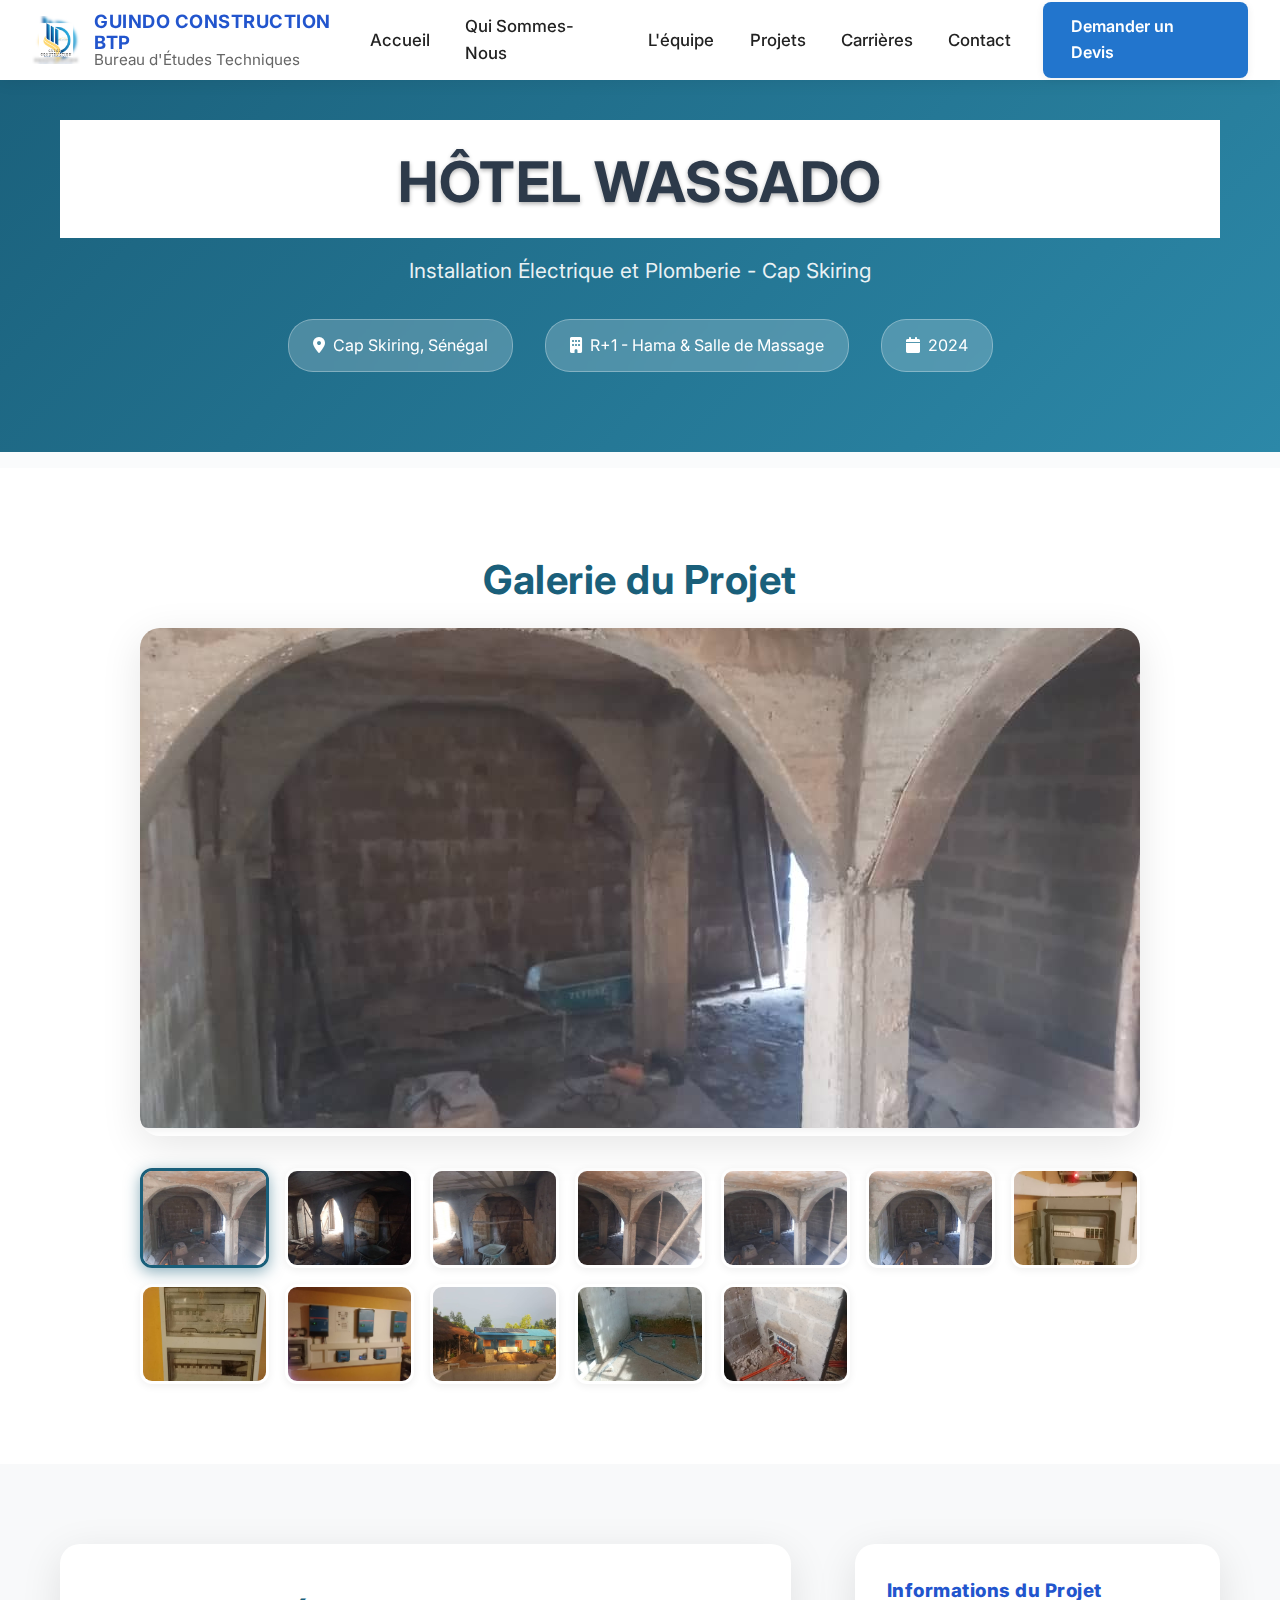
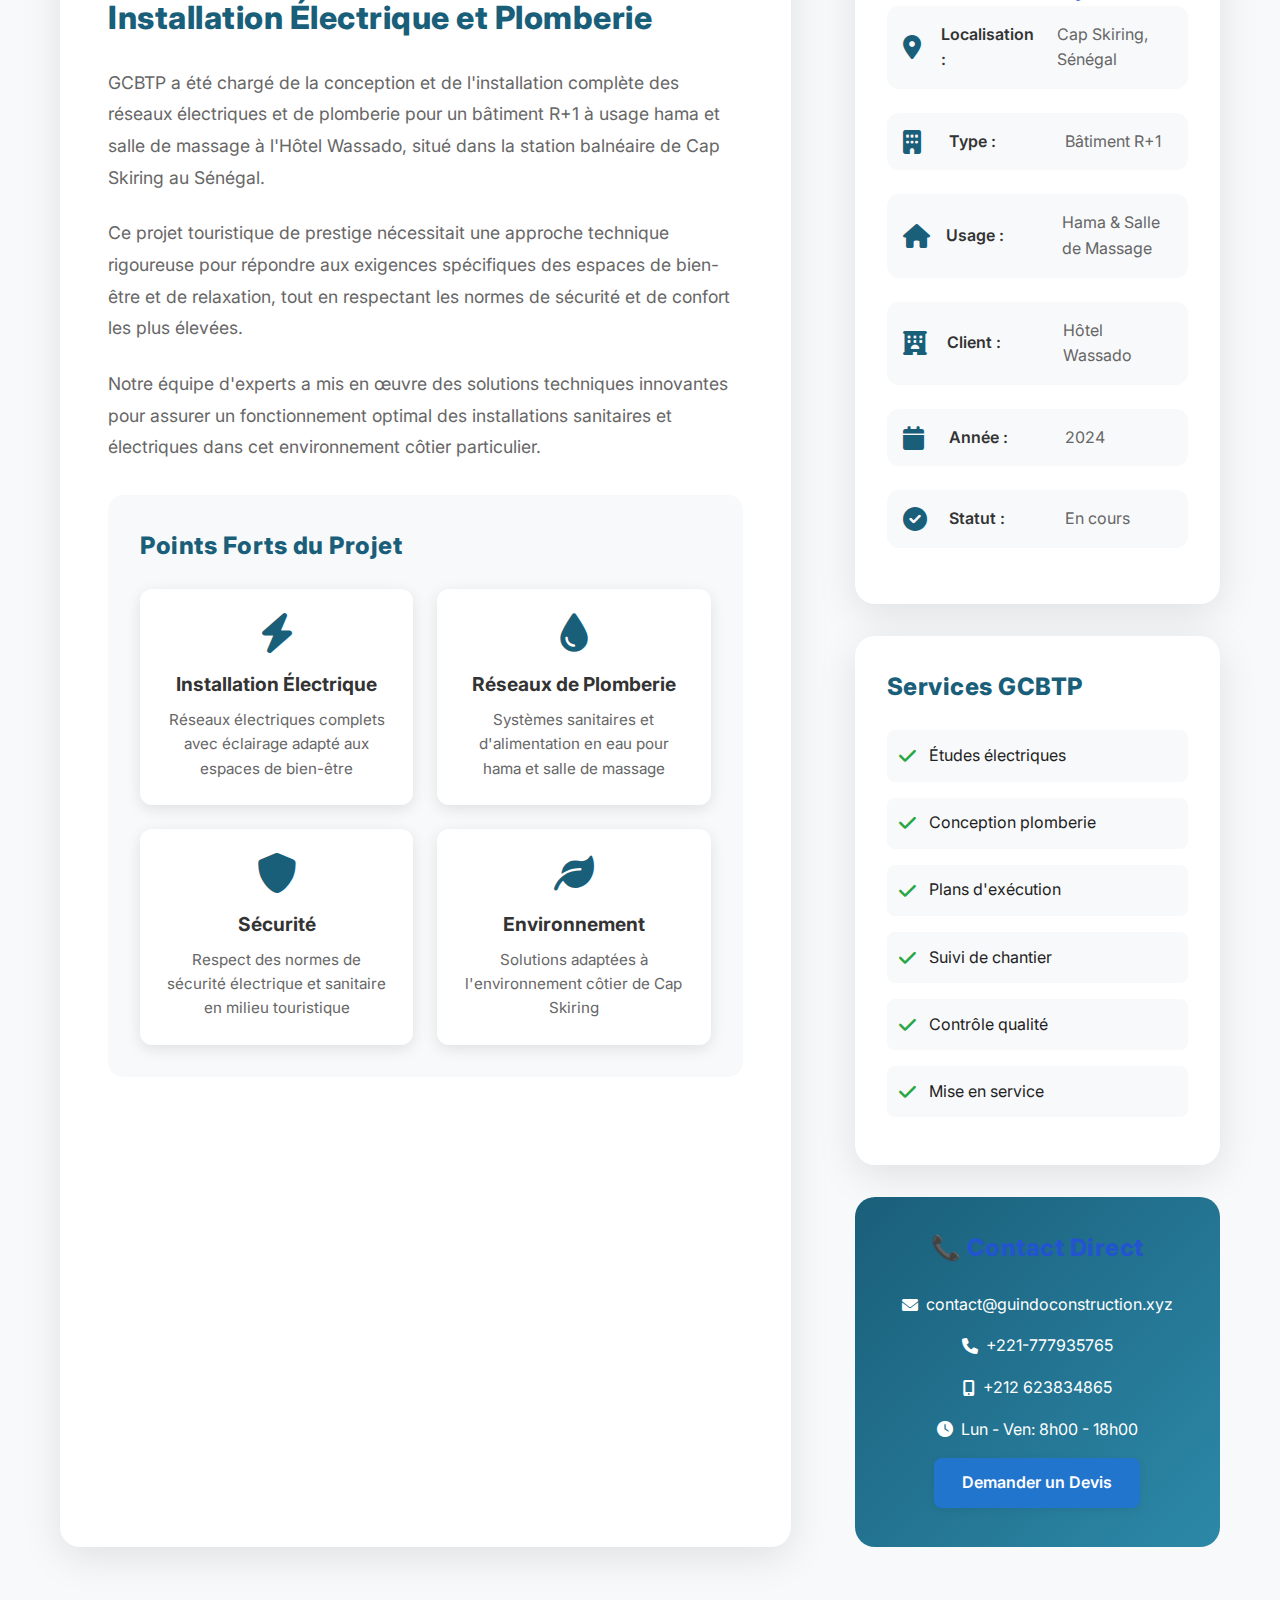
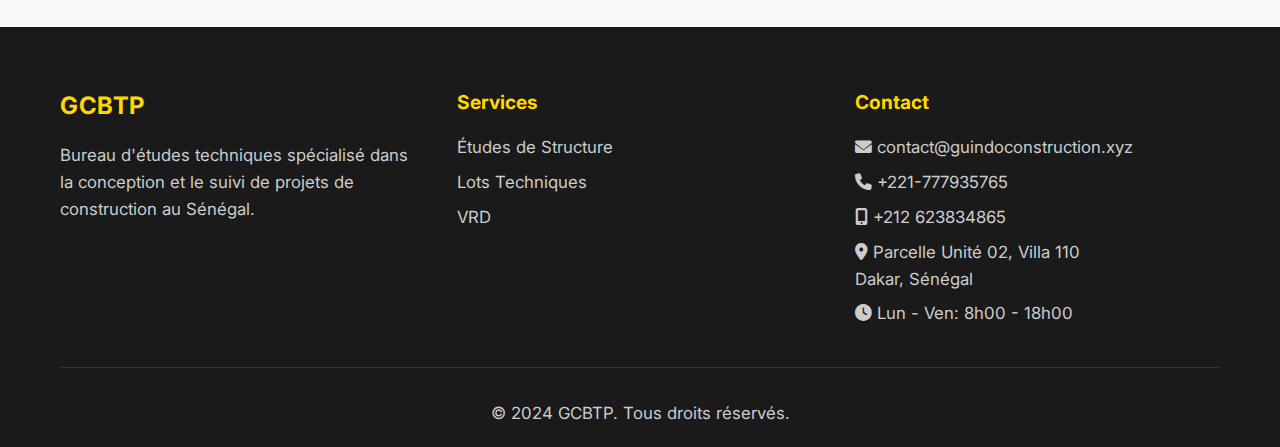
<file: hotel-wassado-cap-skiring.html>
<!DOCTYPE html>
<html lang="fr">
<head>
    <meta charset="UTF-8">
    <meta name="viewport" content="width=device-width, initial-scale=1.0">
    <title>Hôtel Wassado Cap Skiring - Projet GCBTP | Bureau d'Études Techniques</title>
    
    <!-- SEO Meta Tags -->
    <meta name="description" content="Projet de construction de l'hôtel Wassado à Cap Skiring, Sénégal. GCBTP a réalisé les études techniques et le suivi des travaux pour ce projet hôtelier de prestige.">
    <meta name="keywords" content="hôtel Wassado, Cap Skiring, construction hôtel Sénégal, études techniques hôtel, GCBTP projets, bureau études Dakar, ingénierie hôtellerie">
    <meta name="author" content="GCBTP - Guindo Construction BTP">
    <meta name="robots" content="index, follow">
    <meta name="language" content="fr">
    <meta name="geo.region" content="SN">
    <meta name="geo.placename" content="Cap Skiring, Sénégal">
    
    <!-- Open Graph / Facebook -->
    <meta property="og:type" content="website">
    <meta property="og:url" content="https://guindoconstruction.xyz/hotel-wassado-cap-skiring.html">
    <meta property="og:title" content="Hôtel Wassado Cap Skiring - Projet GCBTP | Bureau d'Études Techniques">
    <meta property="og:description" content="Projet de construction de l'hôtel Wassado à Cap Skiring. Études techniques et suivi des travaux réalisés par GCBTP.">
    <meta property="og:image" content="https://guindoconstruction.xyz/Images/WASSADO IMAGES/">
    <meta property="og:site_name" content="GCBTP">
    <meta property="og:locale" content="fr_FR">
    
    <!-- Twitter -->
    <meta property="twitter:card" content="summary_large_image">
    <meta property="twitter:url" content="https://guindoconstruction.xyz/hotel-wassado-cap-skiring.html">
    <meta property="twitter:title" content="Hôtel Wassado Cap Skiring - Projet GCBTP">
    <meta property="twitter:description" content="Projet de construction de l'hôtel Wassado à Cap Skiring, Sénégal.">
    <meta property="twitter:image" content="https://guindoconstruction.xyz/Images/WASSADO IMAGES/">
    
    <!-- Canonical URL -->
    <link rel="canonical" href="https://guindoconstruction.xyz/hotel-wassado-cap-skiring.html">
    
    <!-- Favicon -->
    <link rel="icon" type="image/jpeg" href="Images/LOGO.jpg">
    <link rel="apple-touch-icon" href="Images/LOGO.jpg">
    
    <!-- Schema.org structured data -->
    <script type="application/ld+json">
    {
      "@context": "https://schema.org",
      "@type": "Project",
      "name": "Hôtel Wassado Cap Skiring",
      "description": "Projet de construction de l'hôtel Wassado à Cap Skiring, Sénégal. Études techniques et suivi des travaux de construction.",
      "url": "https://guindoconstruction.xyz/hotel-wassado-cap-skiring.html",
      "location": {
        "@type": "Place",
        "name": "Cap Skiring",
        "address": {
          "@type": "PostalAddress",
          "addressLocality": "Cap Skiring",
          "addressCountry": "SN"
        }
      }
    }
    </script>
    
    <!-- Schema.org Breadcrumbs -->
    <script type="application/ld+json">
    {
      "@context": "https://schema.org",
      "@type": "BreadcrumbList",
      "itemListElement": [
        {
          "@type": "ListItem",
          "position": 1,
          "name": "Accueil",
          "item": "https://guindoconstruction.xyz/"
        },
        {
          "@type": "ListItem",
          "position": 2,
          "name": "Projets",
          "item": "https://guindoconstruction.xyz/#projets"
        },
        {
          "@type": "ListItem",
          "position": 3,
          "name": "Hôtel Wassado Cap Skiring",
          "item": "https://guindoconstruction.xyz/hotel-wassado-cap-skiring.html"
        }
      ]
    }
    </script>
    
    <link rel="stylesheet" href="styles.css">
    <link href="https://fonts.googleapis.com/css2?family=Inter:wght@300;400;500;600;700&display=swap" rel="stylesheet">
    <link rel="stylesheet" href="https://cdnjs.cloudflare.com/ajax/libs/font-awesome/6.0.0/css/all.min.css">
    
    <style>
        .project-hero {
            background: linear-gradient(135deg, #1a5f7a 0%, #2c88a8 100%);
            color: white;
            padding: 120px 0 80px;
            text-align: center;
            position: relative;
            overflow: hidden;
        }
        
        .project-hero::before {
            content: '';
            position: absolute;
            top: 0;
            left: 0;
            right: 0;
            bottom: 0;
            background: url('data:image/svg+xml,<svg xmlns="http://www.w3.org/2000/svg" viewBox="0 0 100 100"><defs><pattern id="grain" width="100" height="100" patternUnits="userSpaceOnUse"><circle cx="50" cy="50" r="1" fill="rgba(255,255,255,0.1)"/></pattern></defs><rect width="100" height="100" fill="url(%23grain)"/></svg>');
            opacity: 0.3;
        }
        
        .project-hero-content {
            position: relative;
            z-index: 2;
        }
        
        .project-title {
            font-size: 3.5rem;
            font-weight: 700;
            margin-bottom: 1rem;
            text-shadow: 0 2px 4px rgba(0,0,0,0.3);
        }
        
        .project-subtitle {
            font-size: 1.3rem;
            margin-bottom: 2rem;
            opacity: 0.9;
        }
        
        .project-meta {
            display: flex;
            justify-content: center;
            gap: 2rem;
            flex-wrap: wrap;
        }
        
        .project-meta span {
            display: flex;
            align-items: center;
            gap: 0.5rem;
            background: rgba(255,255,255,0.2);
            padding: 0.8rem 1.5rem;
            border-radius: 25px;
            backdrop-filter: blur(10px);
            border: 1px solid rgba(255,255,255,0.3);
        }
        
        .project-details {
            padding: 80px 0;
            background: #f8f9fa;
        }
        
        .project-content {
            display: grid;
            grid-template-columns: 2fr 1fr;
            gap: 4rem;
            max-width: 1200px;
            margin: 0 auto;
        }
        
        .project-main {
            background: white;
            border-radius: 20px;
            padding: 3rem;
            box-shadow: 0 10px 40px rgba(0,0,0,0.1);
        }
        
        .project-sidebar {
            display: flex;
            flex-direction: column;
            gap: 2rem;
        }
        
        .project-info {
            background: white;
            border-radius: 20px;
            padding: 2rem;
            box-shadow: 0 10px 40px rgba(0,0,0,0.1);
        }
        
        .info-item {
            display: flex;
            align-items: center;
            gap: 1rem;
            margin-bottom: 1.5rem;
            padding: 1rem;
            background: #f8f9fa;
            border-radius: 12px;
        }
        
        .info-item i {
            font-size: 1.5rem;
            color: #1a5f7a;
            width: 30px;
        }
        
        .info-label {
            font-weight: 600;
            color: #333;
            min-width: 100px;
        }
        
        .info-value {
            color: #666;
        }
        
        .project-services {
            background: white;
            border-radius: 20px;
            padding: 2rem;
            box-shadow: 0 10px 40px rgba(0,0,0,0.1);
        }
        
        .project-services h3 {
            color: #1a5f7a;
            margin-bottom: 1.5rem;
            font-size: 1.5rem;
        }
        
        .project-services ul {
            list-style: none;
            padding: 0;
        }
        
        .project-services li {
            display: flex;
            align-items: center;
            gap: 0.8rem;
            margin-bottom: 1rem;
            padding: 0.8rem;
            background: #f8f9fa;
            border-radius: 8px;
        }
        
        .project-services i {
            color: #28a745;
            font-size: 1.2rem;
        }
        
        .project-contact {
            background: linear-gradient(135deg, #1a5f7a, #2c88a8);
            color: white;
            border-radius: 20px;
            padding: 2rem;
            text-align: center;
        }
        
        .project-contact h3 {
            margin-bottom: 1.5rem;
            font-size: 1.5rem;
        }
        
        .project-contact p {
            margin-bottom: 1rem;
            display: flex;
            align-items: center;
            justify-content: center;
            gap: 0.5rem;
        }
        
        .project-description {
            margin-bottom: 2rem;
        }
        
        .project-description h2 {
            color: #1a5f7a;
            margin-bottom: 1.5rem;
            font-size: 2rem;
        }
        
        .project-description p {
            color: #666;
            line-height: 1.8;
            margin-bottom: 1.5rem;
            font-size: 1.1rem;
        }
        
        .project-highlights {
            background: #f8f9fa;
            border-radius: 15px;
            padding: 2rem;
            margin: 2rem 0;
        }
        
        .project-highlights h3 {
            color: #1a5f7a;
            margin-bottom: 1.5rem;
            font-size: 1.5rem;
        }
        
        .highlights-grid {
            display: grid;
            grid-template-columns: repeat(auto-fit, minmax(250px, 1fr));
            gap: 1.5rem;
        }
        
        .highlight-item {
            background: white;
            padding: 1.5rem;
            border-radius: 12px;
            box-shadow: 0 4px 15px rgba(0,0,0,0.1);
            text-align: center;
        }
        
        .highlight-item i {
            font-size: 2.5rem;
            color: #1a5f7a;
            margin-bottom: 1rem;
        }
        
        .highlight-item h4 {
            color: #333;
            margin-bottom: 0.5rem;
            font-size: 1.2rem;
        }
        
        .highlight-item p {
            color: #666;
            font-size: 0.95rem;
        }
        
        /* Gallery Styles */
        .project-gallery {
            padding: 80px 0;
            background: white;
        }
        
        .gallery-grid {
            max-width: 1200px;
            margin: 0 auto;
        }
        
        .main-gallery {
            margin-bottom: 2rem;
            border-radius: 20px;
            overflow: hidden;
            box-shadow: 0 10px 40px rgba(0,0,0,0.1);
        }
        
        .main-gallery img {
            width: 100%;
            height: 500px;
            object-fit: cover;
            transition: transform 0.3s ease;
        }
        
        .main-gallery img:hover {
            transform: scale(1.02);
        }
        
        .gallery-thumbnails {
            display: grid;
            grid-template-columns: repeat(auto-fit, minmax(120px, 1fr));
            gap: 1rem;
            max-width: 1000px;
            margin: 0 auto;
        }
        
        .gallery-thumbnails img {
            width: 100%;
            height: 100px;
            object-fit: cover;
            border-radius: 12px;
            cursor: pointer;
            transition: all 0.3s ease;
            border: 3px solid transparent;
        }
        
        .gallery-thumbnails img:hover {
            transform: scale(1.05);
            border-color: #1a5f7a;
            box-shadow: 0 4px 15px rgba(26, 95, 122, 0.3);
        }
        
        .gallery-thumbnails img.active {
            border-color: #1a5f7a;
            box-shadow: 0 4px 15px rgba(26, 95, 122, 0.5);
        }

        @media (max-width: 768px) {
            .project-content {
                grid-template-columns: 1fr;
                gap: 2rem;
            }
            
            .project-title {
                font-size: 2.5rem;
            }
            
            .project-meta {
                flex-direction: column;
                align-items: center;
            }
            
            .highlights-grid {
                grid-template-columns: 1fr;
            }
            
            .main-gallery img {
                height: 300px;
            }
            
            .gallery-thumbnails {
                grid-template-columns: repeat(4, 1fr);
            }
            
            .gallery-thumbnails img {
                height: 80px;
            }
        }
    </style>
</head>
<body>
    <!-- Header -->
    <header class="header">
        <nav class="navbar">
            <div class="nav-container">
                <a href="index.html" class="nav-logo-link">
                    <div class="nav-logo">
                        <img src="Images/LOGO.jpg" alt="Logo GUINDO CONSTRUCTION BTP">
                        <div class="nav-logo-text">
                            <span class="nav-logo-title">GUINDO CONSTRUCTION BTP</span>
                            <span class="nav-logo-sub">Bureau d'Études Techniques</span>
                        </div>
                    </div>
                </a>
                <ul class="nav-menu">
                    <li><a href="index.html#accueil" class="nav-link">Accueil</a></li>
                    <li><a href="index.html#qui-sommes-nous" class="nav-link">Qui Sommes-Nous</a></li>
                    <li><a href="index.html#equipe" class="nav-link">L'équipe</a></li>
                    <li><a href="index.html#projets" class="nav-link">Projets</a></li>
                    <li><a href="index.html#carrieres" class="nav-link">Carrières</a></li>
                    <li><a href="contact.html" class="nav-link">Contact</a></li>
                </ul>
                <div class="nav-buttons">
                    <a href="#devis" class="btn btn-primary">Demander un Devis</a>
                    <div class="hamburger">
                        <span></span>
                        <span></span>
                        <span></span>
                    </div>
                </div>
            </div>
        </nav>
    </header>

    <!-- Project Hero -->
    <section class="project-hero">
        <div class="container">
            <div class="project-hero-content">
                <h1 class="project-title">HÔTEL WASSADO</h1>
                <p class="project-subtitle">Installation Électrique et Plomberie - Cap Skiring</p>
                <div class="project-meta">
                    <span><i class="fas fa-map-marker-alt"></i> Cap Skiring, Sénégal</span>
                    <span><i class="fas fa-building"></i> R+1 - Hama & Salle de Massage</span>
                    <span><i class="fas fa-calendar"></i> 2024</span>
                </div>
            </div>
        </div>
    </section>

    <!-- Project Gallery -->
    <section class="project-gallery">
        <div class="container">
            <h2 class="section-title">Galerie du Projet</h2>
            <div class="gallery-grid">
                <div class="gallery-item main-gallery">
                    <img src="Images/WASSADO IMAGES/WhatsApp Image 2025-10-05 à 16.08.18_41ac9478.jpg" alt="Hôtel Wassado - Vue générale" id="mainGalleryImg">
                </div>
                <div class="gallery-thumbnails">
                    <img src="Images/WASSADO IMAGES/WhatsApp Image 2025-10-05 à 16.08.18_41ac9478.jpg" alt="Vue générale" onclick="changeGalleryImg(this)">
                    <img src="Images/WASSADO IMAGES/WhatsApp Image 2025-10-05 à 16.08.18_56bd2b6c.jpg" alt="Installation électrique" onclick="changeGalleryImg(this)">
                    <img src="Images/WASSADO IMAGES/WhatsApp Image 2025-10-05 à 16.08.18_57c97925.jpg" alt="Réseaux plomberie" onclick="changeGalleryImg(this)">
                    <img src="Images/WASSADO IMAGES/WhatsApp Image 2025-10-05 à 16.08.18_6e996203.jpg" alt="Travaux en cours" onclick="changeGalleryImg(this)">
                    <img src="Images/WASSADO IMAGES/WhatsApp Image 2025-10-05 à 16.08.18_741e7ad8.jpg" alt="Détails techniques" onclick="changeGalleryImg(this)">
                    <img src="Images/WASSADO IMAGES/WhatsApp Image 2025-10-05 à 16.08.18_c4f87eaa.jpg" alt="Installations" onclick="changeGalleryImg(this)">
                    <img src="Images/WASSADO IMAGES/WhatsApp Image 2025-10-06 à 20.43.32_0b378c63.jpg" alt="Progression travaux" onclick="changeGalleryImg(this)">
                    <img src="Images/WASSADO IMAGES/WhatsApp Image 2025-10-06 à 20.43.35_47261f7f.jpg" alt="Équipements" onclick="changeGalleryImg(this)">
                    <img src="Images/WASSADO IMAGES/WhatsApp Image 2025-10-06 à 20.43.35_fa280e3c.jpg" alt="Finitions" onclick="changeGalleryImg(this)">
                    <img src="Images/WASSADO IMAGES/WhatsApp Image 2025-10-08 à 20.34.19_9565a61b.jpg" alt="Contrôle qualité" onclick="changeGalleryImg(this)">
                    <img src="Images/WASSADO IMAGES/WhatsApp Image 2025-10-12 à 17.40.29_fe2a3f2e.jpg" alt="Mise en service" onclick="changeGalleryImg(this)">
                    <img src="Images/WASSADO IMAGES/WhatsApp Image 2025-10-12 à 17.41.01_3afa5b7b.jpg" alt="Tests finaux" onclick="changeGalleryImg(this)">
                </div>
            </div>
        </div>
    </section>

    <!-- Project Details -->
    <section class="project-details">
        <div class="container">
            <div class="project-content">
                <div class="project-main">
                    <div class="project-description">
                        <h2>Installation Électrique et Plomberie</h2>
                        <p>GCBTP a été chargé de la conception et de l'installation complète des réseaux électriques et de plomberie pour un bâtiment R+1 à usage hama et salle de massage à l'Hôtel Wassado, situé dans la station balnéaire de Cap Skiring au Sénégal.</p>
                        
                        <p>Ce projet touristique de prestige nécessitait une approche technique rigoureuse pour répondre aux exigences spécifiques des espaces de bien-être et de relaxation, tout en respectant les normes de sécurité et de confort les plus élevées.</p>
                        
                        <p>Notre équipe d'experts a mis en œuvre des solutions techniques innovantes pour assurer un fonctionnement optimal des installations sanitaires et électriques dans cet environnement côtier particulier.</p>
                    </div>

                    <div class="project-highlights">
                        <h3>Points Forts du Projet</h3>
                        <div class="highlights-grid">
                            <div class="highlight-item">
                                <i class="fas fa-bolt"></i>
                                <h4>Installation Électrique</h4>
                                <p>Réseaux électriques complets avec éclairage adapté aux espaces de bien-être</p>
                            </div>
                            <div class="highlight-item">
                                <i class="fas fa-tint"></i>
                                <h4>Réseaux de Plomberie</h4>
                                <p>Systèmes sanitaires et d'alimentation en eau pour hama et salle de massage</p>
                            </div>
                            <div class="highlight-item">
                                <i class="fas fa-shield-alt"></i>
                                <h4>Sécurité</h4>
                                <p>Respect des normes de sécurité électrique et sanitaire en milieu touristique</p>
                            </div>
                            <div class="highlight-item">
                                <i class="fas fa-leaf"></i>
                                <h4>Environnement</h4>
                                <p>Solutions adaptées à l'environnement côtier de Cap Skiring</p>
                            </div>
                        </div>
                    </div>
                </div>

                <div class="project-sidebar">
                    <div class="project-info">
                        <h3>Informations du Projet</h3>
                        <div class="info-item">
                            <i class="fas fa-map-marker-alt"></i>
                            <span class="info-label">Localisation :</span>
                            <span class="info-value">Cap Skiring, Sénégal</span>
                        </div>
                        <div class="info-item">
                            <i class="fas fa-building"></i>
                            <span class="info-label">Type :</span>
                            <span class="info-value">Bâtiment R+1</span>
                        </div>
                        <div class="info-item">
                            <i class="fas fa-home"></i>
                            <span class="info-label">Usage :</span>
                            <span class="info-value">Hama & Salle de Massage</span>
                        </div>
                        <div class="info-item">
                            <i class="fas fa-hotel"></i>
                            <span class="info-label">Client :</span>
                            <span class="info-value">Hôtel Wassado</span>
                        </div>
                        <div class="info-item">
                            <i class="fas fa-calendar"></i>
                            <span class="info-label">Année :</span>
                            <span class="info-value">2024</span>
                        </div>
                        <div class="info-item">
                            <i class="fas fa-check-circle"></i>
                            <span class="info-label">Statut :</span>
                            <span class="info-value">En cours</span>
                        </div>
                    </div>

                    <div class="project-services">
                        <h3>Services GCBTP</h3>
                        <ul>
                            <li><i class="fas fa-check"></i> Études électriques</li>
                            <li><i class="fas fa-check"></i> Conception plomberie</li>
                            <li><i class="fas fa-check"></i> Plans d'exécution</li>
                            <li><i class="fas fa-check"></i> Suivi de chantier</li>
                            <li><i class="fas fa-check"></i> Contrôle qualité</li>
                            <li><i class="fas fa-check"></i> Mise en service</li>
                        </ul>
                    </div>

                    <div class="project-contact">
                        <h3>📞 Contact Direct</h3>
                        <p><i class="fas fa-envelope"></i> contact@guindoconstruction.xyz</p>
                        <p><i class="fas fa-phone"></i> +221-777935765</p>
                        <p><i class="fas fa-mobile-alt"></i> +212 623834865</p>
                        <p><i class="fas fa-clock"></i> Lun - Ven: 8h00 - 18h00</p>
                        <a href="index.html#devis" class="btn btn-primary">Demander un Devis</a>
                    </div>
                </div>
            </div>
        </div>
    </section>

    <!-- Footer -->
    <footer class="footer">
        <div class="container">
            <div class="footer-content">
                <div class="footer-section">
                    <h3>GCBTP</h3>
                    <p>Bureau d'études techniques spécialisé dans la conception et le suivi de projets de construction au Sénégal.</p>
                </div>
                <div class="footer-section">
                    <h4>Services</h4>
                    <ul>
                        <li><a href="index.html#services">Études de Structure</a></li>
                        <li><a href="index.html#services">Lots Techniques</a></li>
                        <li><a href="index.html#services">VRD</a></li>
                    </ul>
                </div>
                <div class="footer-section">
                    <h4>Contact</h4>
                    <p><i class="fas fa-envelope"></i> contact@guindoconstruction.xyz</p>
                    <p><i class="fas fa-phone"></i> +221-777935765</p>
                    <p><i class="fas fa-mobile-alt"></i> +212 623834865</p>
                    <p><i class="fas fa-map-marker-alt"></i> Parcelle Unité 02, Villa 110<br>Dakar, Sénégal</p>
                    <p><i class="fas fa-clock"></i> Lun - Ven: 8h00 - 18h00</p>
                </div>
            </div>
            <div class="footer-bottom">
                <p>&copy; 2024 GCBTP. Tous droits réservés.</p>
            </div>
        </div>
    </footer>

    <script>
        // Mobile menu toggle
        const hamburger = document.querySelector('.hamburger');
        const navMenu = document.querySelector('.nav-menu');

        hamburger.addEventListener('click', () => {
            hamburger.classList.toggle('active');
            navMenu.classList.toggle('active');
        });

        // Close mobile menu when clicking on a link
        document.querySelectorAll('.nav-link').forEach(n => n.addEventListener('click', () => {
            hamburger.classList.remove('active');
            navMenu.classList.remove('active');
        }));

        // Smooth scrolling for anchor links
        document.querySelectorAll('a[href^="#"]').forEach(anchor => {
            anchor.addEventListener('click', function (e) {
                e.preventDefault();
                const target = document.querySelector(this.getAttribute('href'));
                if (target) {
                    target.scrollIntoView({
                        behavior: 'smooth',
                        block: 'start'
                    });
                }
            });
        });

        // Add scroll effect to header
        window.addEventListener('scroll', () => {
            const header = document.querySelector('.header');
            if (window.scrollY > 100) {
                header.classList.add('scrolled');
            } else {
                header.classList.remove('scrolled');
            }
        });

        // Gallery functionality
        function changeGalleryImg(img) {
            document.getElementById('mainGalleryImg').src = img.src;
            document.querySelectorAll('.gallery-thumbnails img').forEach(el => el.classList.remove('active'));
            img.classList.add('active');
        }

        // Initialize gallery
        document.addEventListener('DOMContentLoaded', function() {
            const thumbs = document.querySelectorAll('.gallery-thumbnails img');
            if (thumbs.length) thumbs[0].classList.add('active');
        });
    </script>
</body>
</html>
</file>
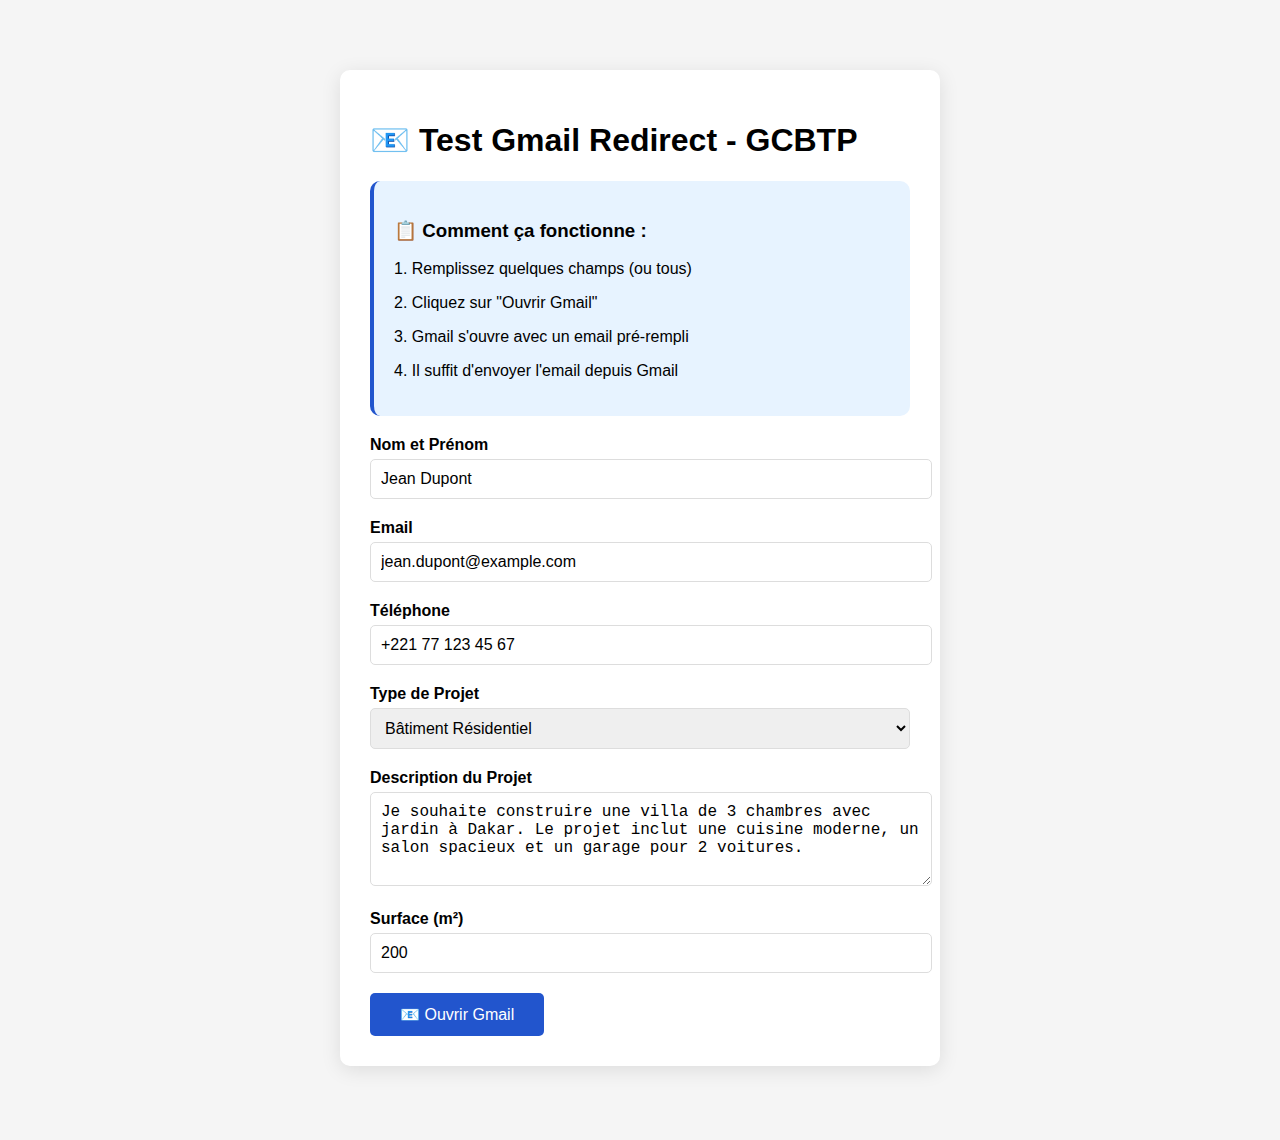
<file: test-gmail-redirect.html>
<!DOCTYPE html>
<html lang="fr">
<head>
    <meta charset="UTF-8">
    <meta name="viewport" content="width=device-width, initial-scale=1.0">
    <title>Test Gmail Redirect - GCBTP</title>
    <style>
        body {
            font-family: Arial, sans-serif;
            max-width: 600px;
            margin: 50px auto;
            padding: 20px;
            background: #f5f5f5;
        }
        .test-form {
            background: white;
            padding: 30px;
            border-radius: 10px;
            box-shadow: 0 4px 20px rgba(0,0,0,0.1);
        }
        .form-group {
            margin-bottom: 20px;
        }
        label {
            display: block;
            margin-bottom: 5px;
            font-weight: bold;
        }
        input, textarea, select {
            width: 100%;
            padding: 10px;
            border: 1px solid #ddd;
            border-radius: 5px;
            font-size: 16px;
        }
        button {
            background: #2255cd;
            color: white;
            padding: 12px 30px;
            border: none;
            border-radius: 5px;
            cursor: pointer;
            font-size: 16px;
        }
        button:hover {
            background: #1a4ba8;
        }
        .info {
            background: #e7f3ff;
            padding: 20px;
            border-radius: 10px;
            border-left: 4px solid #2255cd;
            margin-bottom: 20px;
        }
    </style>
</head>
<body>
    <div class="test-form">
        <h1>📧 Test Gmail Redirect - GCBTP</h1>
        
        <div class="info">
            <h3>📋 Comment ça fonctionne :</h3>
            <p>1. Remplissez quelques champs (ou tous)</p>
            <p>2. Cliquez sur "Ouvrir Gmail"</p>
            <p>3. Gmail s'ouvre avec un email pré-rempli</p>
            <p>4. Il suffit d'envoyer l'email depuis Gmail</p>
        </div>
        
        <form id="testForm">
            <div class="form-group">
                <label for="nom">Nom et Prénom</label>
                <input type="text" id="nom" name="nom" placeholder="Votre Nom et Prénom" value="Jean Dupont">
            </div>
            
            <div class="form-group">
                <label for="email">Email</label>
                <input type="email" id="email" name="email" placeholder="votre@email.com" value="jean.dupont@example.com">
            </div>
            
            <div class="form-group">
                <label for="telephone">Téléphone</label>
                <input type="tel" id="telephone" name="telephone" placeholder="Votre Numéro de Téléphone" value="+221 77 123 45 67">
            </div>
            
            <div class="form-group">
                <label for="type-projet">Type de Projet</label>
                <select id="type-projet" name="type-projet">
                    <option value="">Sélectionnez le type de projet</option>
                    <option value="residentiel" selected>Bâtiment Résidentiel</option>
                    <option value="tertiaire">Bâtiment Tertiaire</option>
                    <option value="industriel">Bâtiment Industriel</option>
                    <option value="public">Bâtiment Public</option>
                </select>
            </div>
            
            <div class="form-group">
                <label for="description">Description du Projet</label>
                <textarea id="description" name="description" placeholder="Décrivez votre projet en détail..." rows="4">Je souhaite construire une villa de 3 chambres avec jardin à Dakar. Le projet inclut une cuisine moderne, un salon spacieux et un garage pour 2 voitures.</textarea>
            </div>
            
            <div class="form-group">
                <label for="surface">Surface (m²)</label>
                <input type="number" id="surface" name="surface" placeholder="Ex: 150" value="200">
            </div>
            
            <button type="submit">📧 Ouvrir Gmail</button>
        </form>
    </div>

    <script>
        document.getElementById('testForm').addEventListener('submit', function(e) {
            e.preventDefault();
            
            // Collect form data
            const nom = document.getElementById('nom').value || 'Non spécifié';
            const email = document.getElementById('email').value || 'Non spécifié';
            const telephone = document.getElementById('telephone').value || 'Non spécifié';
            const typeProjet = document.getElementById('type-projet').value || 'Non spécifié';
            const description = document.getElementById('description').value || 'Non spécifié';
            const surface = document.getElementById('surface').value || 'Non spécifié';
            
            // Create email content
            const subject = encodeURIComponent('Demande de devis - GCBTP');
            const body = encodeURIComponent(`
Bonjour,

Je souhaite demander un devis pour un projet de construction.

INFORMATIONS CLIENT :
- Nom et Prénom : ${nom}
- Email : ${email}
- Téléphone : ${telephone}

DÉTAILS DU PROJET :
- Type de projet : ${typeProjet}
- Description : ${description}
- Surface : ${surface} m²

Je vous remercie de me contacter pour discuter de ce projet.

Cordialement,
${nom}
            `);
            
            // Create Gmail URL
            const gmailUrl = `https://mail.google.com/mail/?view=cm&fs=1&to=guindoconstruction@gmail.com&su=${subject}&body=${body}`;
            
            // Open Gmail in new tab
            window.open(gmailUrl, '_blank');
            
            alert('Gmail ouvert ! Vérifiez l\'onglet qui s\'est ouvert et envoyez l\'email.');
        });
    </script>
</body>
</html>
</file>
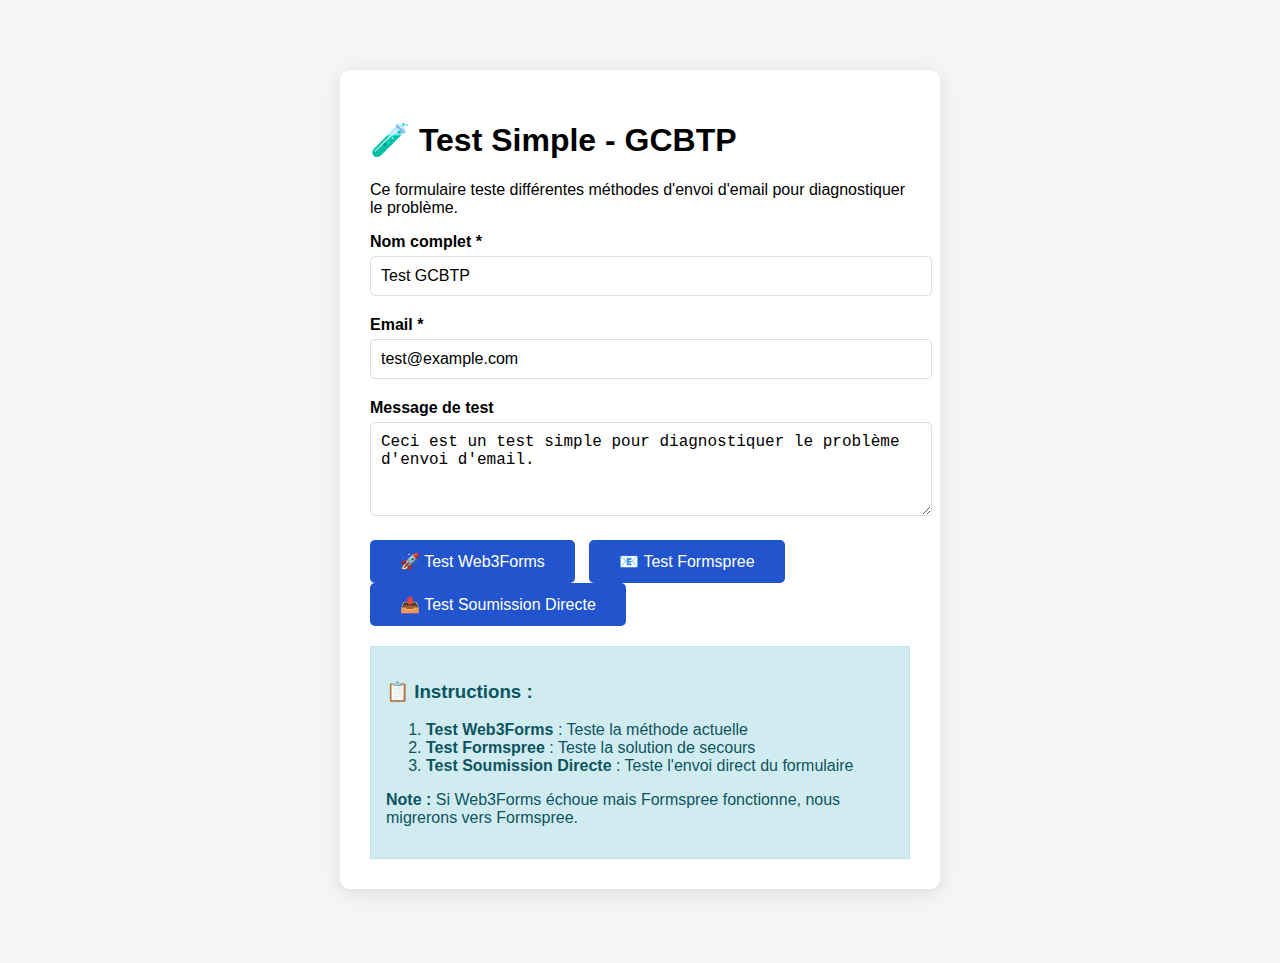
<file: test-simple.html>
<!DOCTYPE html>
<html lang="fr">
<head>
    <meta charset="UTF-8">
    <meta name="viewport" content="width=device-width, initial-scale=1.0">
    <title>Test Simple - GCBTP</title>
    <style>
        body {
            font-family: Arial, sans-serif;
            max-width: 600px;
            margin: 50px auto;
            padding: 20px;
            background: #f5f5f5;
        }
        .test-form {
            background: white;
            padding: 30px;
            border-radius: 10px;
            box-shadow: 0 4px 20px rgba(0,0,0,0.1);
        }
        .form-group {
            margin-bottom: 20px;
        }
        label {
            display: block;
            margin-bottom: 5px;
            font-weight: bold;
        }
        input, textarea {
            width: 100%;
            padding: 10px;
            border: 1px solid #ddd;
            border-radius: 5px;
            font-size: 16px;
        }
        button {
            background: #2255cd;
            color: white;
            padding: 12px 30px;
            border: none;
            border-radius: 5px;
            cursor: pointer;
            font-size: 16px;
            margin-right: 10px;
        }
        button:hover {
            background: #1a4ba8;
        }
        .result {
            margin-top: 20px;
            padding: 15px;
            border-radius: 5px;
            display: none;
        }
        .success {
            background: #d4edda;
            color: #155724;
            border: 1px solid #c3e6cb;
        }
        .error {
            background: #f8d7da;
            color: #721c24;
            border: 1px solid #f5c6cb;
        }
        .info {
            background: #d1ecf1;
            color: #0c5460;
            border: 1px solid #bee5eb;
        }
    </style>
</head>
<body>
    <div class="test-form">
        <h1>🧪 Test Simple - GCBTP</h1>
        <p>Ce formulaire teste différentes méthodes d'envoi d'email pour diagnostiquer le problème.</p>
        
        <form id="testForm">
            <div class="form-group">
                <label for="nom">Nom complet *</label>
                <input type="text" id="nom" name="nom" value="Test GCBTP" required>
            </div>
            
            <div class="form-group">
                <label for="email">Email *</label>
                <input type="email" id="email" name="email" value="test@example.com" required>
            </div>
            
            <div class="form-group">
                <label for="message">Message de test</label>
                <textarea id="message" name="message" rows="4">Ceci est un test simple pour diagnostiquer le problème d'envoi d'email.</textarea>
            </div>
            
            <button type="button" onclick="testWeb3Forms()">🚀 Test Web3Forms</button>
            <button type="button" onclick="testFormspree()">📧 Test Formspree</button>
            <button type="button" onclick="testDirectSubmit()">📤 Test Soumission Directe</button>
        </form>
        
        <div id="result" class="result"></div>
        
        <div class="info" style="margin-top: 20px; padding: 15px;">
            <h3>📋 Instructions :</h3>
            <ol>
                <li><strong>Test Web3Forms</strong> : Teste la méthode actuelle</li>
                <li><strong>Test Formspree</strong> : Teste la solution de secours</li>
                <li><strong>Test Soumission Directe</strong> : Teste l'envoi direct du formulaire</li>
            </ol>
            <p><strong>Note :</strong> Si Web3Forms échoue mais Formspree fonctionne, nous migrerons vers Formspree.</p>
        </div>
    </div>

    <script>
        function showResult(message, type) {
            const resultDiv = document.getElementById('result');
            resultDiv.style.display = 'block';
            resultDiv.className = `result ${type}`;
            resultDiv.innerHTML = message;
        }

        async function testWeb3Forms() {
            showResult('<i class="fas fa-spinner fa-spin"></i> Test Web3Forms en cours...', 'info');
            
            const formData = new FormData();
            formData.append('access_key', 'cf53af9f-c13b-4a19-bfd0-69c85ee9f19d');
            formData.append('subject', 'TEST Web3Forms - GCBTP');
            formData.append('from_name', 'Site GCBTP - Test');
            formData.append('to', 'guindoconstruction@gmail.com');
            formData.append('replyto', document.getElementById('email').value);
            formData.append('redirect', 'false');
            formData.append('honeypot', '');
            formData.append('nom', document.getElementById('nom').value);
            formData.append('email', document.getElementById('email').value);
            formData.append('message', document.getElementById('message').value);
            
            try {
                const response = await fetch('https://api.web3forms.com/submit', {
                    method: 'POST',
                    body: formData,
                    headers: {
                        'Accept': 'application/json'
                    }
                });
                
                if (response.ok) {
                    const data = await response.json();
                    if (data.success) {
                        showResult(`
                            <h3>✅ Test Web3Forms réussi !</h3>
                            <p>L'email a été envoyé avec succès à <strong>guindoconstruction@gmail.com</strong></p>
                            <p>Vérifiez votre boîte de réception.</p>
                        `, 'success');
                    } else {
                        showResult(`
                            <h3>❌ Test Web3Forms échoué</h3>
                            <p>Erreur: ${data.message || 'Erreur inconnue'}</p>
                        `, 'error');
                    }
                } else {
                    throw new Error(`HTTP ${response.status}: ${response.statusText}`);
                }
            } catch (error) {
                showResult(`
                    <h3>❌ Erreur Web3Forms</h3>
                    <p><strong>Erreur:</strong> ${error.message}</p>
                    <p>Le problème vient probablement de restrictions CORS ou de configuration réseau.</p>
                `, 'error');
            }
        }

        async function testFormspree() {
            showResult('<i class="fas fa-spinner fa-spin"></i> Test Formspree en cours...', 'info');
            
            const formData = new FormData();
            formData.append('_subject', 'TEST Formspree - GCBTP');
            formData.append('_replyto', document.getElementById('email').value);
            formData.append('nom', document.getElementById('nom').value);
            formData.append('email', document.getElementById('email').value);
            formData.append('message', document.getElementById('message').value);
            
            try {
                const response = await fetch('https://formspree.io/f/xpzgkqyw', {
                    method: 'POST',
                    body: formData
                });
                
                if (response.ok) {
                    showResult(`
                        <h3>✅ Test Formspree réussi !</h3>
                        <p>L'email a été envoyé avec succès via Formspree.</p>
                        <p>Formspree est plus fiable que Web3Forms.</p>
                    `, 'success');
                } else {
                    throw new Error(`HTTP ${response.status}: ${response.statusText}`);
                }
            } catch (error) {
                showResult(`
                    <h3>❌ Erreur Formspree</h3>
                    <p><strong>Erreur:</strong> ${error.message}</p>
                    <p>L'URL Formspree doit être configurée correctement.</p>
                `, 'error');
            }
        }

        function testDirectSubmit() {
            showResult('<i class="fas fa-spinner fa-spin"></i> Test soumission directe en cours...', 'info');
            
            // Créer un formulaire temporaire pour test
            const tempForm = document.createElement('form');
            tempForm.action = 'https://api.web3forms.com/submit';
            tempForm.method = 'POST';
            tempForm.style.display = 'none';
            
            // Ajouter les champs
            const fields = {
                'access_key': 'cf53af9f-c13b-4a19-bfd0-69c85ee9f19d',
                'subject': 'TEST Direct Submit - GCBTP',
                'from_name': 'Site GCBTP - Test',
                'to': 'guindoconstruction@gmail.com',
                'replyto': document.getElementById('email').value,
                'redirect': 'false',
                'honeypot': '',
                'nom': document.getElementById('nom').value,
                'email': document.getElementById('email').value,
                'message': document.getElementById('message').value
            };
            
            Object.keys(fields).forEach(key => {
                const input = document.createElement('input');
                input.type = 'hidden';
                input.name = key;
                input.value = fields[key];
                tempForm.appendChild(input);
            });
            
            document.body.appendChild(tempForm);
            tempForm.submit();
            
            setTimeout(() => {
                document.body.removeChild(tempForm);
                showResult(`
                    <h3>📤 Test soumission directe lancé</h3>
                    <p>Le formulaire a été soumis directement. Vérifiez votre boîte email.</p>
                    <p>Si vous recevez l'email, le problème vient du JavaScript fetch.</p>
                `, 'info');
            }, 1000);
        }
    </script>
</body>
</html>
</file>
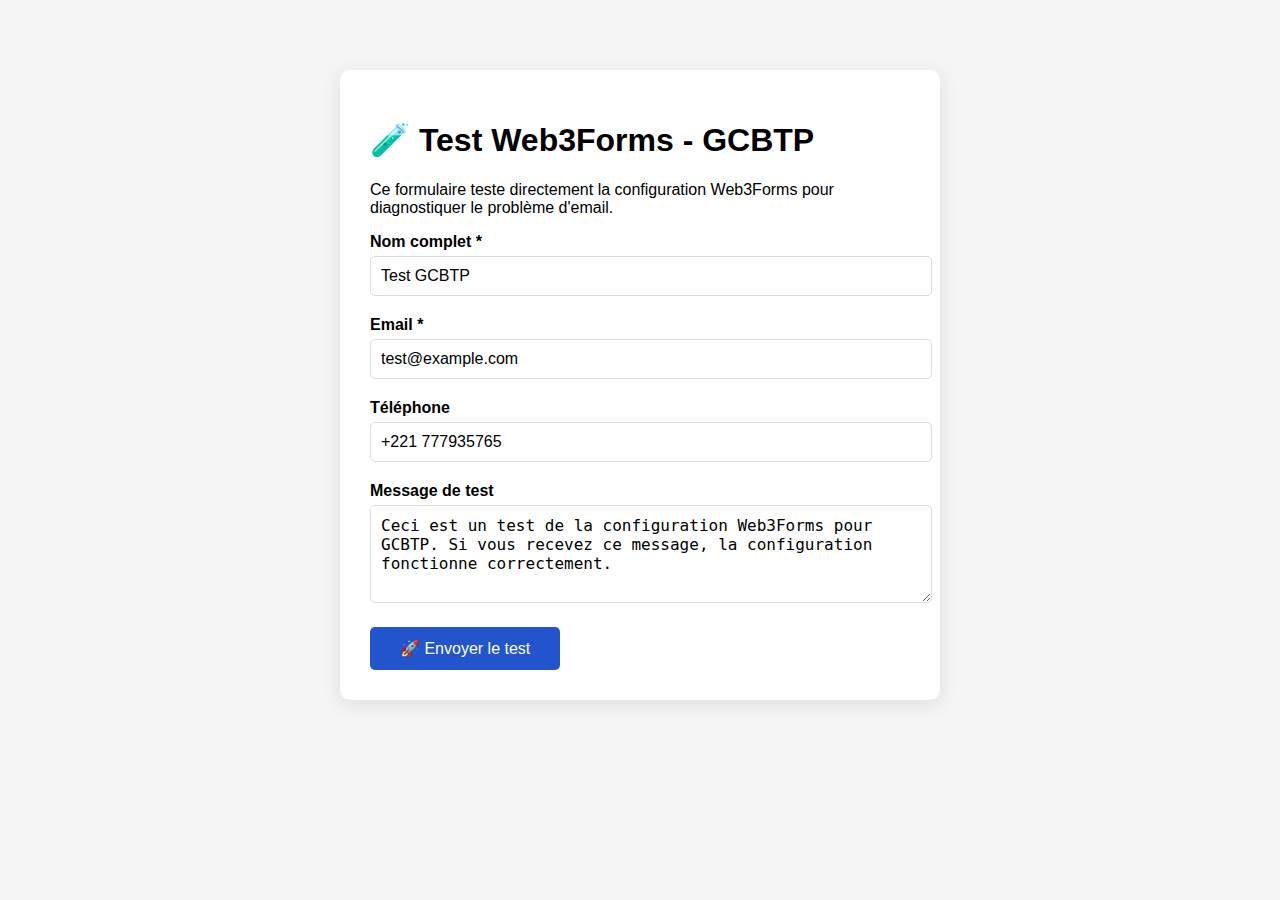
<file: test-web3forms.html>
<!DOCTYPE html>
<html lang="fr">
<head>
    <meta charset="UTF-8">
    <meta name="viewport" content="width=device-width, initial-scale=1.0">
    <title>Test Web3Forms - GCBTP</title>
    <style>
        body {
            font-family: Arial, sans-serif;
            max-width: 600px;
            margin: 50px auto;
            padding: 20px;
            background: #f5f5f5;
        }
        .test-form {
            background: white;
            padding: 30px;
            border-radius: 10px;
            box-shadow: 0 4px 20px rgba(0,0,0,0.1);
        }
        .form-group {
            margin-bottom: 20px;
        }
        label {
            display: block;
            margin-bottom: 5px;
            font-weight: bold;
        }
        input, textarea {
            width: 100%;
            padding: 10px;
            border: 1px solid #ddd;
            border-radius: 5px;
            font-size: 16px;
        }
        button {
            background: #2255cd;
            color: white;
            padding: 12px 30px;
            border: none;
            border-radius: 5px;
            cursor: pointer;
            font-size: 16px;
        }
        button:hover {
            background: #1a4ba8;
        }
        .result {
            margin-top: 20px;
            padding: 15px;
            border-radius: 5px;
            display: none;
        }
        .success {
            background: #d4edda;
            color: #155724;
            border: 1px solid #c3e6cb;
        }
        .error {
            background: #f8d7da;
            color: #721c24;
            border: 1px solid #f5c6cb;
        }
    </style>
</head>
<body>
    <div class="test-form">
        <h1>🧪 Test Web3Forms - GCBTP</h1>
        <p>Ce formulaire teste directement la configuration Web3Forms pour diagnostiquer le problème d'email.</p>
        
        <form id="testForm">
            <div class="form-group">
                <label for="nom">Nom complet *</label>
                <input type="text" id="nom" name="nom" value="Test GCBTP" required>
            </div>
            
            <div class="form-group">
                <label for="email">Email *</label>
                <input type="email" id="email" name="email" value="test@example.com" required>
            </div>
            
            <div class="form-group">
                <label for="telephone">Téléphone</label>
                <input type="tel" id="telephone" name="telephone" value="+221 777935765">
            </div>
            
            <div class="form-group">
                <label for="message">Message de test</label>
                <textarea id="message" name="message" rows="4">Ceci est un test de la configuration Web3Forms pour GCBTP. Si vous recevez ce message, la configuration fonctionne correctement.</textarea>
            </div>
            
            <button type="submit">🚀 Envoyer le test</button>
        </form>
        
        <div id="result" class="result"></div>
    </div>

    <script>
        document.getElementById('testForm').addEventListener('submit', async function(e) {
            e.preventDefault();
            
            const resultDiv = document.getElementById('result');
            resultDiv.style.display = 'block';
            resultDiv.className = 'result';
            resultDiv.innerHTML = '<i class="fas fa-spinner fa-spin"></i> Envoi en cours...';
            
            // Configuration Web3Forms
            const formData = new FormData();
            formData.append('access_key', 'cf53af9f-c13b-4a19-bfd0-69c85ee9f19d');
            formData.append('subject', 'TEST Web3Forms - GCBTP');
            formData.append('from_name', 'Site GCBTP - Test');
            formData.append('to', 'guindoconstruction@gmail.com');
            formData.append('replyto', document.getElementById('email').value);
            formData.append('redirect', 'false');
            formData.append('honeypot', '');
            
            // Données du formulaire
            formData.append('nom', document.getElementById('nom').value);
            formData.append('email', document.getElementById('email').value);
            formData.append('telephone', document.getElementById('telephone').value);
            formData.append('message', document.getElementById('message').value);
            
            try {
                console.log('📡 Envoi du test Web3Forms...');
                console.log('🔑 Access Key:', 'cf53af9f-c13b-4a19-bfd0-69c85ee9f19d');
                console.log('📧 Destination:', 'guindoconstruction@gmail.com');
                
                const response = await fetch('https://api.web3forms.com/submit', {
                    method: 'POST',
                    body: formData
                });
                
                console.log('📡 Réponse HTTP:', response.status, response.statusText);
                
                if (!response.ok) {
                    throw new Error(`HTTP error! status: ${response.status}`);
                }
                
                const data = await response.json();
                console.log('✅ Réponse Web3Forms:', data);
                
                if (data.success) {
                    resultDiv.className = 'result success';
                    resultDiv.innerHTML = `
                        <h3>✅ Test réussi !</h3>
                        <p><strong>Message ID:</strong> ${data.messageId || 'N/A'}</p>
                        <p>L'email de test a été envoyé avec succès à <strong>guindoconstruction@gmail.com</strong></p>
                        <p>Vérifiez votre boîte de réception, dossier spam et promotions.</p>
                    `;
                } else {
                    resultDiv.className = 'result error';
                    resultDiv.innerHTML = `
                        <h3>❌ Erreur Web3Forms</h3>
                        <p><strong>Message:</strong> ${data.message || 'Erreur inconnue'}</p>
                        <p><strong>Code:</strong> ${data.code || 'N/A'}</p>
                    `;
                }
                
            } catch (error) {
                console.error('❌ Erreur:', error);
                resultDiv.className = 'result error';
                resultDiv.innerHTML = `
                    <h3>❌ Erreur de connexion</h3>
                    <p><strong>Erreur:</strong> ${error.message}</p>
                    <p>Vérifiez votre connexion internet et réessayez.</p>
                `;
            }
        });
    </script>
</body>
</html>
</file>
<file: styles.css>
/* Reset et base */
* {
    margin: 0;
    padding: 0;
    box-sizing: border-box;
}

/* Animations et transitions globales */
:root {
    --primary-color: #2255cd;
    --secondary-color: #1a5f7a;
    --accent-color: #2c88a8;
    --text-color: #333;
    --bg-color: #fff;
    --shadow: 0 4px 20px rgba(0,0,0,0.1);
    --transition: all 0.3s cubic-bezier(0.4, 0, 0.2, 1);
    --bounce: cubic-bezier(0.68, -0.55, 0.265, 1.55);
}

/* Smooth scrolling */
html {
    scroll-behavior: smooth;
}

/* Fade in animation */
@keyframes fadeInUp {
    from {
        opacity: 0;
        transform: translateY(30px);
    }
    to {
        opacity: 1;
        transform: translateY(0);
    }
}

@keyframes fadeInLeft {
    from {
        opacity: 0;
        transform: translateX(-30px);
    }
    to {
        opacity: 1;
        transform: translateX(0);
    }
}

@keyframes fadeInRight {
    from {
        opacity: 0;
        transform: translateX(30px);
    }
    to {
        opacity: 1;
        transform: translateX(0);
    }
}

@keyframes pulse {
    0% {
        transform: scale(1);
    }
    50% {
        transform: scale(1.05);
    }
    100% {
        transform: scale(1);
    }
}

@keyframes float {
    0%, 100% {
        transform: translateY(0px);
    }
    50% {
        transform: translateY(-10px);
    }
}

@keyframes slideInDown {
    from {
        transform: translateY(-100%);
    }
    to {
        transform: translateY(0);
    }
}

/* Animation classes */
.animate-fadeInUp {
    animation: fadeInUp 0.8s ease-out;
}

.animate-fadeInLeft {
    animation: fadeInLeft 0.8s ease-out;
}

.animate-fadeInRight {
    animation: fadeInRight 0.8s ease-out;
}

.animate-pulse {
    animation: pulse 2s infinite;
}

.animate-float {
    animation: float 3s ease-in-out infinite;
}

.animate-slideInDown {
    animation: slideInDown 0.5s ease-out;
}

/* Intersection Observer animations */
.fade-in {
    opacity: 0;
    transform: translateY(30px);
    transition: var(--transition);
}

.fade-in.visible {
    opacity: 1;
    transform: translateY(0);
}

.slide-in-left {
    opacity: 0;
    transform: translateX(-50px);
    transition: var(--transition);
}

.slide-in-left.visible {
    opacity: 1;
    transform: translateX(0);
}

.slide-in-right {
    opacity: 0;
    transform: translateX(50px);
    transition: var(--transition);
}

.slide-in-right.visible {
    opacity: 1;
    transform: translateX(0);
}

.scale-in {
    opacity: 0;
    transform: scale(0.8);
    transition: var(--transition);
}

.scale-in.visible {
    opacity: 1;
    transform: scale(1);
}

/* Calculateur de devis */
.devis-calculator {
    background: linear-gradient(135deg, #f8f9fa, #e9ecef);
    border: 2px solid var(--primary-color);
    border-radius: 12px;
    padding: 20px;
    margin: 20px 0;
    box-shadow: var(--shadow);
}

.devis-calculator h4 {
    color: var(--primary-color);
    margin-bottom: 15px;
    font-size: 1.2rem;
    text-align: center;
}

.estimation-result {
    display: flex;
    flex-direction: column;
    gap: 10px;
}

.estimation-item {
    display: flex;
    justify-content: space-between;
    align-items: center;
    padding: 8px 12px;
    background: rgba(255, 255, 255, 0.7);
    border-radius: 6px;
    font-weight: 500;
}

.estimation-item.total {
    background: var(--primary-color);
    color: white;
    font-weight: 700;
    font-size: 1.1rem;
    border-radius: 8px;
}

.estimation-item span:last-child {
    font-weight: 600;
    color: var(--primary-color);
}

.estimation-item.total span:last-child {
    color: white;
}

/* Section Carrières - Photo du fondateur */
.carrieres-images {
    display: flex;
    flex-direction: column;
    gap: 20px;
}

.founder-photo {
    position: relative;
    text-align: center;
}

.founder-photo img {
    transition: var(--transition);
}

.founder-photo:hover img {
    transform: scale(1.02);
    box-shadow: 0 8px 25px rgba(0,0,0,0.2) !important;
}

.founder-info {
    margin-top: 15px;
    padding: 15px;
    background: linear-gradient(135deg, #f8f9fa, #e9ecef);
    border-radius: 8px;
    border-left: 4px solid var(--primary-color);
}

.founder-info h4 {
    color: var(--primary-color);
    font-size: 1.2rem;
    font-weight: 700;
    margin-bottom: 5px;
}

.founder-info p {
    color: var(--text-color);
    margin-bottom: 5px;
    font-weight: 500;
}

.founder-info p:last-child {
    font-style: italic;
    color: #666;
    font-size: 0.9em;
}

/* Photo des membres de l'équipe */
.member-photo-img {
    width: 100%;
    height: 100%;
    object-fit: cover;
    border-radius: 50%;
    transition: var(--transition);
    box-shadow: 0 4px 20px rgba(0,0,0,0.1);
}

.member-photo:hover .member-photo-img {
    transform: scale(1.05);
    box-shadow: 0 8px 30px rgba(0,0,0,0.2);
}

.member-photo {
    position: relative;
    overflow: hidden;
}

.member-photo::before {
    content: '';
    position: absolute;
    top: 0;
    left: 0;
    right: 0;
    bottom: 0;
    background: linear-gradient(135deg, rgba(34, 85, 205, 0.1), rgba(26, 95, 122, 0.1));
    border-radius: 50%;
    opacity: 0;
    transition: var(--transition);
    z-index: 1;
}

.member-photo:hover::before {
    opacity: 1;
}

body {
    font-family: 'Inter', sans-serif;
    line-height: 1.6;
    color: #333;
    overflow-x: hidden;
    width: 100%;
    margin: 0;
    padding: 0;
}

.container {
    max-width: 1200px;
    margin: 0 auto;
    padding: 0 20px;
}

/* Media Queries pour Mobile - NE MODIFIE PAS LE DESIGN PC */
@media (max-width: 768px) {
    .container {
        padding: 0 16px;
    }
    
    body {
        font-size: 14px;
    }
    
    /* Hero Section Mobile */
    .hero {
        min-height: 300px;
    }
    
    .hero-container {
        padding: 100px 16px 60px 16px;
        min-height: 300px;
    }
    
    .hero-content h1 {
        font-size: 2.2rem;
        line-height: 1.2;
    }
    
    .hero-content h2 {
        font-size: 1.3rem;
    }
    
    .hero-content p {
        font-size: 1rem;
        margin-bottom: 1.5rem;
    }
    
    .hero-buttons {
        flex-direction: column;
        gap: 0.8rem;
    }
    
    .btn {
        width: 100%;
        text-align: center;
        padding: 12px 20px;
    }
    
    /* Section Titles */
    .section-title {
        font-size: 2rem;
        text-align: center;
        margin-bottom: 1.5rem;
    }
    
    /* Services Grid */
    .services-grid {
        grid-template-columns: 1fr;
        gap: 1.5rem;
    }
    
    .service-card {
        padding: 1.5rem;
        text-align: center;
    }
    
    /* Projects Grid */
    .projects-grid {
        grid-template-columns: 1fr;
        gap: 1.5rem;
    }
    
    .project-card {
        margin-bottom: 1rem;
    }
    
    /* About Section */
    .about-content {
        flex-direction: column;
        gap: 2rem;
    }
    
    .about-text {
        order: 2;
    }
    
    .about-image {
        order: 1;
    }
    
    /* Team Section */
    .team {
        padding: 40px 0;
    }
    
    .team-intro {
        max-width: 100%;
        margin: 0 0 2rem 0;
        padding: 0;
    }
    
    .team-intro p {
        font-size: 1rem;
        text-align: left;
        margin-bottom: 1.2rem;
    }
    
    .team-members {
        grid-template-columns: 1fr;
        gap: 1.5rem;
    }
    
    .team-member {
        flex-direction: column;
        text-align: center;
        padding: 1.2rem;
    }
    
    .member-photo {
        margin-bottom: 1rem;
        width: 150px;
        height: 150px;
    }
    
    /* Forms */
    .devis-content,
    .carrieres-content {
        flex-direction: column;
        gap: 2rem;
    }
    
    .form-group {
        margin-bottom: 1rem;
    }
    
    .form-row {
        flex-direction: column;
        gap: 1rem;
    }
    
    /* Stats */
    .stats-grid {
        grid-template-columns: 1fr;
        gap: 1.5rem;
        text-align: center;
    }
    
    /* Footer */
    .footer-content {
        grid-template-columns: 1fr;
        gap: 2rem;
        text-align: center;
    }
    
    /* Chat Widget */
    .chat-container {
        width: 100%;
        height: 100vh;
        border-radius: 0;
        bottom: 0;
        right: 0;
    }
    
    .chat-toggle {
        bottom: 20px;
        right: 20px;
        width: 60px;
        height: 60px;
    }
}

/* Media Query pour très petits écrans */
@media (max-width: 480px) {
    .container {
        padding: 0 12px;
    }
    
    .hero-content h1 {
        font-size: 1.8rem;
    }
    
    .hero-content h2 {
        font-size: 1.1rem;
    }
    
    .section-title {
        font-size: 1.8rem;
    }
    
    .service-card,
    .project-card {
        padding: 1rem;
    }
    
    .btn {
        padding: 10px 16px;
        font-size: 0.9rem;
    }
    
    .form-group input,
    .form-group textarea,
    .form-group select {
        padding: 12px;
        font-size: 16px; /* Évite le zoom sur iOS */
    }
    
    .nav-logo-text {
        display: none;
    }
    
    .nav-logo img {
        width: 40px;
        height: 40px;
    }
    
    .trust-logos {
        grid-template-columns: 1fr;
        gap: 1rem;
    }
    
    .team {
        padding: 30px 0;
    }
    
    .team-intro {
        margin: 0 0 1.5rem 0;
    }
    
    .team-intro p {
        font-size: 0.95rem;
        text-align: left;
    }
    
    .member-photo {
        width: 120px;
        height: 120px;
    }
    
    .team-member {
        padding: 1rem;
    }
    
    .about-content {
        gap: 1.5rem;
    }
    
    .section-title {
        font-size: 1.6rem;
        margin-bottom: 1.2rem;
    }
}

/* Header et Navigation */
.header {
    position: fixed;
    top: 0;
    width: 100%;
    background: #fff;
    z-index: 1000;
    box-shadow: 0 2px 16px rgba(0,0,0,0.07);
    padding: 0;
}
.navbar {
    width: 100%;
    padding: 0;
}
.nav-container {
    max-width: 100%;
    margin: 0 auto;
    display: flex;
    align-items: center;
    justify-content: space-between;
    padding: 0 32px;
    height: 80px;
}

/* Navigation Mobile */
@media (max-width: 768px) {
    .nav-container {
        padding: 0 16px;
        height: 70px;
    }
    
    .nav-menu {
        display: none;
        position: absolute;
        top: 100%;
        left: 0;
        width: 100%;
        background: #fff;
        flex-direction: column;
        box-shadow: 0 4px 20px rgba(0,0,0,0.1);
        z-index: 999;
    }
    
    .nav-menu.active {
        display: flex;
    }
    
    .nav-menu li {
        margin: 0;
        border-bottom: 1px solid #f0f0f0;
    }
    
    .nav-link {
        display: block;
        padding: 16px 20px;
        color: #333;
        text-decoration: none;
        font-weight: 500;
        transition: background-color 0.3s ease;
    }
    
    .nav-link:hover {
        background-color: #f8f9fa;
        color: #2255cd;
    }
    
    .hamburger {
        display: flex;
        flex-direction: column;
        cursor: pointer;
        padding: 8px;
    }
    
    .hamburger span {
        width: 25px;
        height: 3px;
        background: #333;
        margin: 3px 0;
        transition: 0.3s;
        border-radius: 2px;
    }
    
    .hamburger.active span:nth-child(1) {
        transform: rotate(-45deg) translate(-5px, 6px);
    }
    
    .hamburger.active span:nth-child(2) {
        opacity: 0;
    }
    
    .hamburger.active span:nth-child(3) {
        transform: rotate(45deg) translate(-5px, -6px);
    }
}
.nav-logo-link {
    text-decoration: none;
    display: flex;
    align-items: center;
    transition: var(--transition);
}

.nav-logo-link:hover {
    transform: scale(1.02);
}

.nav-logo-link:hover .nav-logo-title {
    color: var(--primary-color);
}
.nav-logo {
    display: flex;
    align-items: center;
    gap: 14px;
}
.nav-logo img {
    height: 48px;
    width: auto;
    display: block;
}
.nav-logo-text {
    display: flex;
    flex-direction: column;
    justify-content: center;
    line-height: 1.1;
}
.nav-logo-title {
    font-size: 1.15rem;
    font-weight: 700;
    color: #2255cd;
    letter-spacing: 0.5px;
}
.nav-logo-sub {
    font-size: 0.95rem;
    color: #666;
    font-weight: 400;
}
.nav-menu {
    display: flex;
    gap: 2.2rem;
    list-style: none;
    margin: 0;
    padding: 0;
}
.nav-menu li {
    display: flex;
    align-items: center;
}
.nav-link {
    text-decoration: none;
    color: #222;
    font-weight: 500;
    font-size: 1.05rem;
    transition: color 0.2s;
    padding: 6px 0;
}
.nav-link:hover {
    color: #2255cd;
}
.nav-link::after {
    content: '';
    position: absolute;
    bottom: -5px;
    left: 0;
    width: 0;
    height: 2px;
    background: #1a5f7a;
    transition: width 0.3s ease;
}

.nav-link:hover::after {
    width: 100%;
}

.nav-buttons {
    margin-left: 2rem;
    display: flex;
    align-items: center;
}

/* Boutons */
.btn {
    display: inline-block;
    padding: 12px 24px;
    text-decoration: none;
    border-radius: 6px;
    font-weight: 600;
    transition: var(--transition);
    border: none;
    cursor: pointer;
    font-size: 0.9rem;
    position: relative;
    overflow: hidden;
    transform: translateY(0);
}

.btn::before {
    content: '';
    position: absolute;
    top: 0;
    left: -100%;
    width: 100%;
    height: 100%;
    background: linear-gradient(90deg, transparent, rgba(255,255,255,0.2), transparent);
    transition: left 0.5s;
}

.btn:hover::before {
    left: 100%;
}

.btn:hover {
    transform: translateY(-2px);
    box-shadow: 0 8px 25px rgba(34, 85, 205, 0.3);
}

.btn:active {
    transform: translateY(0);
    transition: transform 0.1s;
}

.btn-primary {
    background: linear-gradient(135deg, #1a5f7a, #2c88a8);
    color: white;
    box-shadow: 0 4px 15px rgba(26, 95, 122, 0.3);
}

.btn-primary:hover {
    transform: translateY(-2px);
    box-shadow: 0 6px 20px rgba(26, 95, 122, 0.4);
}

.btn-secondary {
    background: transparent;
    color: #1a5f7a;
    border: 2px solid #1a5f7a;
}

.btn-secondary:hover {
    background: #1a5f7a;
    color: white;
    transform: translateY(-2px);
}

.btn.btn-primary {
    background: #2275cd;
    color: #fff;
    border-radius: 8px;
    padding: 12px 28px;
    font-weight: 600;
    font-size: 1rem;
    box-shadow: 0 2px 8px #0001;
    border: none;
    transition: background 0.2s;
}
.btn.btn-primary:hover {
    background: #2255cd;
}

/* Hamburger Menu */
.hamburger {
    display: none;
    flex-direction: column;
    cursor: pointer;
    gap: 4px;
    z-index: 1001;
}

@media (max-width: 768px) {
    .hamburger {
        display: flex;
    }
}

.hamburger span {
    width: 25px;
    height: 3px;
    background: #333;
    transition: 0.3s;
}

/* Hero Section */
.hero {
    position: relative;
    width: 100%;
    min-height: 420px;
    display: flex;
    align-items: center;
    justify-content: center;
    overflow: hidden;
}
.hero-bg {
    position: absolute;
    top: 0; left: 0; width: 100%; height: 100%;
    z-index: 1;
}
.hero-bg img {
    width: 100%;
    height: 100%;
    object-fit: cover;
    display: block;
}
.hero-overlay {
    position: absolute;
    top: 0; left: 0; width: 100%; height: 100%;
    background: rgba(34, 85, 205, 0.45); /* bleu GCBTP, semi-transparent */
    z-index: 2;
}
.hero-container {
    position: relative;
    z-index: 3;
    width: 100%;
    max-width: 1200px;
    margin: 0 auto;
    padding: 80px 20px 100px 20px;
    display: flex;
    align-items: center;
    min-height: 420px;
}
.hero-content {
    color: #fff;
    max-width: 600px;
    text-align: left;
}
.hero-content h1 {
    font-size: 3rem;
    font-weight: 800;
    margin-bottom: 0.5rem;
    color: #fff;
    text-shadow: 0 2px 8px #0002;
}
.hero-content h2 {
    font-size: 1.5rem;
    font-weight: 500;
    margin-bottom: 1.2rem;
    color: #fff;
}
.hero-content p {
    font-size: 1.1rem;
    margin-bottom: 2rem;
    color: #e0eaf0;
}
.hero-buttons {
    display: flex;
    gap: 1rem;
    flex-wrap: wrap;
}
.hero-image {
    display: flex;
    justify-content: center;
    align-items: center;
}

.hero-placeholder {
    width: 400px;
    height: 400px;
    background: linear-gradient(135deg, #1a5f7a, #2c88a8);
    border-radius: 20px;
    display: flex;
    align-items: center;
    justify-content: center;
    box-shadow: 0 20px 40px rgba(26, 95, 122, 0.3);
}

.hero-placeholder i {
    font-size: 8rem;
    color: white;
    opacity: 0.8;
}

/* Sections générales */
.section-title {
    font-size: 2.5rem;
    font-weight: 700;
    color: #1a5f7a;
    text-align: center;
    margin-bottom: 1rem;
}

.section-subtitle {
    font-size: 1.2rem;
    color: #666;
    text-align: center;
    margin-bottom: 3rem;
    font-weight: 400;
}

/* Services Section */
.services {
    padding: 80px 0;
    background: white;
}

.services-grid {
    display: grid;
    grid-template-columns: repeat(auto-fit, minmax(350px, 1fr));
    gap: 2rem;
    margin-top: 3rem;
}

.service-card {
    background: white;
    padding: 2.5rem;
    border-radius: 15px;
    box-shadow: 0 10px 30px rgba(0, 0, 0, 0.1);
    transition: transform 0.3s ease, box-shadow 0.3s ease;
    border: 1px solid #f0f0f0;
}

.service-image {
    margin-bottom: 1.5rem;
    border-radius: 10px;
    overflow: hidden;
    height: 150px;
    display: flex;
    align-items: center;
    justify-content: center;
    box-shadow: 0 5px 15px rgba(0, 0, 0, 0.1);
}

.service-image img {
    width: 100%;
    height: 100%;
    object-fit: cover;
    transition: transform 0.3s ease;
}

.service-card:hover .service-image img {
    transform: scale(1.05);
}

.service-card:hover {
    transform: translateY(-10px);
    box-shadow: 0 20px 40px rgba(0, 0, 0, 0.15);
}

.service-icon {
    width: 80px;
    height: 80px;
    background: linear-gradient(135deg, #1a5f7a, #2c88a8);
    border-radius: 50%;
    display: flex;
    align-items: center;
    justify-content: center;
    margin-bottom: 1.5rem;
}

.service-icon i {
    font-size: 2rem;
    color: white;
}

.service-card h3 {
    font-size: 1.3rem;
    color: #1a5f7a;
    margin-bottom: 1rem;
    font-weight: 600;
}

.service-card p {
    color: #666;
    margin-bottom: 1.5rem;
    line-height: 1.6;
}

.service-link {
    color: #1a5f7a;
    text-decoration: none;
    font-weight: 600;
    display: flex;
    align-items: center;
    gap: 0.5rem;
    transition: gap 0.3s ease;
}

.service-link:hover {
    gap: 1rem;
}

/* Mission Section */
.mission {
    padding: 80px 0;
    background: linear-gradient(135deg, #1a5f7a 0%, #2c88a8 100%);
    color: white;
}

.mission-content h2 {
    font-size: 2.5rem;
    margin-bottom: 2rem;
    font-weight: 700;
}

.mission-content p {
    font-size: 1.1rem;
    line-height: 1.8;
    margin-bottom: 1.5rem;
}

.mission-content strong {
    color: #ffd700;
}

/* Projects Section */
.projects {
    padding: 80px 0;
    background: #f8fafc;
}

.projects-grid {
    display: grid;
    grid-template-columns: repeat(auto-fit, minmax(260px, 1fr));
    gap: 32px;
    margin-top: 32px;
}
.project-card {
    background: #fff;
    border-radius: 18px;
    box-shadow: 0 4px 24px #0001;
    display: flex;
    flex-direction: column;
    align-items: stretch;
    transition: box-shadow 0.2s;
    overflow: hidden;
}
.project-img-container {
    width: 100%;
    aspect-ratio: 4/3;
    background: #f4f6fa;
    display: flex;
    align-items: center;
    justify-content: center;
    overflow: hidden;
}
.project-card img {
    width: 100%;
    height: 100%;
    object-fit: cover;
    display: block;
}
.project-title {
    text-align: center;
    font-size: 1.08rem;
    font-weight: 700;
    color: #2d3a4a;
    text-transform: uppercase;
    letter-spacing: 0.5px;
    padding: 18px 0 10px 0;
    background: #fff;
}
.project-card:hover {
    box-shadow: 0 8px 32px #0002;
}

.project-image {
    height: 200px;
    background: linear-gradient(135deg, #1a5f7a, #2c88a8);
    display: flex;
    align-items: center;
    justify-content: center;
}

.project-image i {
    font-size: 4rem;
    color: white;
    opacity: 0.8;
}

.projects-button {
    text-align: center;
    margin-top: 3rem;
}

/* Stats Section */
.stats {
    padding: 80px 0;
    background: linear-gradient(135deg, #1a5f7a 0%, #2c88a8 100%);
    color: white;
}

.stats-grid {
    display: grid;
    grid-template-columns: repeat(auto-fit, minmax(200px, 1fr));
    gap: 2rem;
    text-align: center;
}

.stat-item h3 {
    font-size: 3rem;
    font-weight: 700;
    margin-bottom: 0.5rem;
    color: #ffd700;
}

.stat-item p {
    font-size: 1.1rem;
    font-weight: 500;
}

/* About Section */
.about {
    padding: 80px 0;
    background: #f8f9fa;
}

.about-content {
    display: flex;
    flex-direction: row;
    gap: 48px;
    align-items: stretch;
}
.about-text {
    flex: 1 1 0;
}
.about-description h3 {
    color: #1a5f7a;
    font-size: 1.5rem;
    margin: 2rem 0 1rem 0;
    font-weight: 600;
}

.about-description p {
    margin-bottom: 1.5rem;
    line-height: 1.8;
    color: #555;
}

.about-description ul {
    margin: 1rem 0 2rem 2rem;
}

.about-description ul li {
    margin-bottom: 0.5rem;
    line-height: 1.6;
    color: #555;
}

.expertise-grid {
    display: grid;
    grid-template-columns: repeat(2, 1fr);
    gap: 2rem;
    margin: 2rem 0;
}

.expertise-item {
    background: white;
    padding: 1.5rem;
    border-radius: 10px;
    box-shadow: 0 4px 15px rgba(0, 0, 0, 0.1);
    transition: transform 0.3s ease, box-shadow 0.3s ease;
}

.expertise-item:hover {
    transform: translateY(-5px);
    box-shadow: 0 8px 25px rgba(0, 0, 0, 0.15);
}

.expertise-icon {
    width: 60px;
    height: 60px;
    background: linear-gradient(135deg, #1a5f7a, #2c88a8);
    border-radius: 50%;
    display: flex;
    align-items: center;
    justify-content: center;
    margin-bottom: 1rem;
}

.expertise-icon i {
    font-size: 1.5rem;
    color: white;
}

.expertise-item h4 {
    color: #1a5f7a;
    font-size: 1.2rem;
    margin-bottom: 0.5rem;
    font-weight: 600;
}

.expertise-item p {
    font-size: 0.9rem;
    color: #666;
    line-height: 1.5;
    margin: 0;
}

.about-image {
    flex: 1 1 0;
    min-width: 320px;
    height: 100%;
    display: flex;
    align-items: stretch;
    justify-content: stretch;
}
.about-image img {
    width: 100%;
    height: 100%;
    object-fit: cover;
    border-radius: 16px;
    box-shadow: 0 4px 24px #0002;
    display: block;
}

.about-placeholder {
    background: linear-gradient(135deg, #1a5f7a, #2c88a8);
    border-radius: 20px;
    padding: 3rem;
    text-align: center;
    color: white;
    box-shadow: 0 10px 30px rgba(26, 95, 122, 0.3);
}

.about-placeholder i {
    font-size: 4rem;
    margin-bottom: 1rem;
    opacity: 0.9;
}

.about-placeholder h3 {
    font-size: 1.8rem;
    margin-bottom: 1rem;
    font-weight: 600;
}

.about-placeholder p {
    font-size: 1.1rem;
    opacity: 0.9;
    margin: 0;
}

@keyframes fadeInLeft {
    from {
        opacity: 0;
        transform: translateX(-50px);
    }
    to {
        opacity: 1;
        transform: translateX(0);
    }
}

@keyframes fadeInRight {
    from {
        opacity: 0;
        transform: translateX(50px);
    }
    to {
        opacity: 1;
        transform: translateX(0);
    }
}

/* Trust Section */
.trust {
    padding: 80px 0;
    background: white;
}

.trust h2 {
    text-align: center;
    font-size: 2.5rem;
    color: #1a5f7a;
    margin-bottom: 3rem;
    font-weight: 700;
}

.trust-logos {
    display: grid;
    grid-template-columns: repeat(3, 1fr);
    gap: 2rem;
    max-width: 1000px;
    margin: 0 auto;
    justify-items: center;
}

.trust-logo {
    display: flex;
    flex-direction: column;
    align-items: center;
    gap: 1rem;
}

.trust-logo i {
    font-size: 3rem;
    color: #1a5f7a;
}

.trust-logo span {
    font-weight: 600;
    color: #666;
}

/* Footer */
.footer {
    background: #1a1a1a;
    color: white;
    padding: 60px 0 20px;
}

.footer-content {
    display: grid;
    grid-template-columns: repeat(auto-fit, minmax(250px, 1fr));
    gap: 2rem;
    margin-bottom: 2rem;
}

.footer-section h3 {
    color: #ffd700;
    font-size: 1.5rem;
    margin-bottom: 1rem;
}

.footer-section h4 {
    color: #ffd700;
    font-size: 1.2rem;
    margin-bottom: 1rem;
}

.footer-section h5 {
    color: #ffd700;
    font-size: 1rem;
    margin-bottom: 0.5rem;
}

.footer-section p {
    color: #ccc;
    margin-bottom: 0.5rem;
    line-height: 1.6;
}

.footer-section ul {
    list-style: none;
}

.footer-section ul li {
    margin-bottom: 0.5rem;
}

.footer-section ul li a {
    color: #ccc;
    text-decoration: none;
    transition: color 0.3s ease;
}

.footer-section ul li a:hover {
    color: #ffd700;
}

.footer-bottom {
    border-top: 1px solid #333;
    padding-top: 2rem;
    text-align: center;
    color: #ccc;
}

/* Responsive Design */
@media (max-width: 768px) {
    .nav-menu {
        display: none;
    }
    
    .hamburger {
        display: flex;
    }
    
    .hero-container {
        grid-template-columns: 1fr;
        text-align: center;
        gap: 2rem;
    }
    
    .hero-content h1 {
        font-size: 2.5rem;
    }
    
    .hero-placeholder {
        width: 300px;
        height: 300px;
    }
    
    .hero-placeholder i {
        font-size: 6rem;
    }
    
    .services-grid {
        grid-template-columns: 1fr;
    }
    
    .projects-grid {
        grid-template-columns: repeat(auto-fit, minmax(250px, 1fr));
    }
    
    .stats-grid {
        grid-template-columns: 1fr;
    }
    
    .trust-logos {
        grid-template-columns: repeat(2, 1fr);
        gap: 1.5rem;
    }

    .about-content {
        grid-template-columns: 1fr;
        gap: 2rem;
        text-align: center;
    }

    .expertise-grid {
        grid-template-columns: 1fr;
        gap: 1.5rem;
    }

    .about-placeholder {
        padding: 2rem;
    }

    .about-placeholder i {
        font-size: 3rem;
    }

    .team-members {
        grid-template-columns: 1fr;
        gap: 1.5rem;
    }

    .team-member {
        flex-direction: column;
        text-align: center;
        padding: 1.2rem;
    }
    
    .team-intro {
        max-width: 100%;
        margin: 0 0 2rem 0;
        padding: 0;
    }
    
    .team-intro p {
        font-size: 1rem;
        text-align: left;
    }
    
    .photo-placeholder {
        width: 200px;
        height: 200px;
    }
    
    .photo-placeholder i {
        font-size: 3rem;
    }
    
    .member-name {
        font-size: 1.5rem;
    }

    .footer-content {
        grid-template-columns: 1fr;
        text-align: center;
    }
    
    .hero-buttons {
        justify-content: center;
    }
    
    .section-title {
        font-size: 2rem;
    }
}

@media (max-width: 480px) {
    .container {
        padding: 0 12px;
    }
    
    .hero-content h1 {
        font-size: 1.8rem;
    }
    
    .hero-content h2 {
        font-size: 1.1rem;
    }
    
    .hero-placeholder {
        width: 250px;
        height: 250px;
    }
    
    .hero-placeholder i {
        font-size: 4rem;
    }
    
    .service-card {
        padding: 1rem;
    }
    
    .btn {
        padding: 10px 16px;
        font-size: 0.9rem;
    }
}

/* Animations */
@keyframes fadeInUp {
    from {
        opacity: 0;
        transform: translateY(30px);
    }
    to {
        opacity: 1;
        transform: translateY(0);
    }
}

.service-card,
.project-card {
    animation: fadeInUp 0.6s ease forwards;
}

/* Smooth scrolling */
html {
    scroll-behavior: smooth;
}

/* Team Section */
.team {
    padding: 80px 0;
    background: #fff;
}
.team-intro {
    text-align: left;
    max-width: 1000px;
    margin: 0 auto 4rem auto;
    padding: 0;
    line-height: 1.8;
}
.team-intro p {
    margin-bottom: 1.5rem;
    font-size: 1.1rem;
    color: #555;
    text-align: justify;
}
.team-members {
    display: grid;
    grid-template-columns: repeat(3, 1fr);
    gap: 2rem;
}
.team-member {
    display: flex;
    flex-direction: column;
    align-items: center;
    padding: 1.5rem;
    background: #f8f9fa;
    border-radius: 15px;
    box-shadow: 0 5px 15px rgba(0,0,0,0.1);
    transition: transform 0.3s ease, box-shadow 0.3s ease;
}
.team-member:hover {
    transform: translateY(-5px);
    box-shadow: 0 10px 25px rgba(0,0,0,0.15);
}
.member-photo {
    text-align: center;
    margin-bottom: 1rem;
    width: 180px;
    height: 180px;
    border-radius: 50%;
    overflow: hidden;
}
.member-photo-img {
    width: 100%;
    height: 100%;
    object-fit: cover;
    border-radius: 50%;
}
.photo-placeholder {
    width: 180px;
    height: 180px;
    border-radius: 50%;
    background: linear-gradient(135deg, #2255cd, #4a90e2);
    display: flex;
    align-items: center;
    justify-content: center;
    margin: 0 auto;
    box-shadow: 0 10px 20px rgba(34, 85, 205, 0.3);
}
.photo-placeholder i {
    font-size: 3rem;
    color: white;
}
.member-info {
    padding: 0;
    text-align: center;
    width: 100%;
}
.member-name {
    font-size: 1.3rem;
    font-weight: 700;
    color: #2255cd;
    margin-bottom: 0.5rem;
    text-transform: uppercase;
}
.member-title {
    font-size: 0.95rem;
    color: #666;
    font-weight: 500;
    margin-bottom: 1rem;
    font-style: italic;
}
.member-description p {
    margin-bottom: 0.8rem;
    line-height: 1.6;
    color: #555;
    font-size: 0.9rem;
    text-align: left;
} 

/* --- Carrières Section --- */
.carrieres {
    background: #fff;
    border-radius: 8px;
    box-shadow: 0 2px 12px #0001;
    margin: 60px 0 40px 0;
    padding: 40px 0;
}
.carrieres-content {
    display: flex;
    gap: 48px;
    align-items: flex-start;
    justify-content: space-between;
}
.carrieres-left {
    flex: 1 1 420px;
    min-width: 340px;
    max-width: 540px;
    display: flex;
    flex-direction: column;
    gap: 18px;
}
.carrieres-right {
    flex: 1 1 320px;
    min-width: 260px;
    display: flex;
    align-items: flex-start;
    justify-content: center;
}
.carrieres-right img {
    max-width: 100%;
    border-radius: 12px;
    box-shadow: 0 2px 8px #0001;
}
.carrieres-text {
    flex: 1 1 350px;
    min-width: 320px;
}
.carrieres-text h3 {
    color: #2255cd;
    font-size: 1.1rem;
    font-weight: 600;
    margin-bottom: 8px;
    letter-spacing: 1px;
    text-transform: uppercase;
}
.carrieres-text p {
    margin-bottom: 12px;
    color: #222;
    font-size: 1rem;
}
.carrieres-form {
    margin-top: 18px;
    display: flex;
    flex-direction: column;
    gap: 16px;
}
.carrieres-form .form-group {
    display: flex;
    flex-direction: column;
    gap: 6px;
}
.carrieres-form label {
    font-size: 0.98rem;
    color: #333;
    font-weight: 500;
    margin-bottom: 2px;
}
.carrieres-form input[type="text"],
.carrieres-form input[type="email"],
.carrieres-form input[type="tel"],
.carrieres-form textarea {
    padding: 12px 14px;
    border: 1px solid #d1d5db;
    border-radius: 4px;
    font-size: 1rem;
    background: #fafbfc;
    transition: border 0.2s;
}
.carrieres-form input:focus,
.carrieres-form textarea:focus {
    border-color: #2255cd;
    outline: none;
}
.carrieres-form textarea {
    min-height: 90px;
    resize: vertical;
}
.carrieres-form input[type="file"] {
    display: none;
}
.carrieres-form .file-label {
    border: 1.5px dashed #bfc6d1;
    border-radius: 6px;
    padding: 24px;
    text-align: center;
    color: #888;
    background: #f7f8fa;
    cursor: pointer;
    font-size: 1rem;
    margin-bottom: 8px;
    transition: border 0.2s;
}
.carrieres-form .file-label:hover {
    border-color: #2255cd;
    color: #2255cd;
}
.carrieres-form button {
    background: #2255cd;
    color: #fff;
    border: none;
    border-radius: 4px;
    padding: 12px 0;
    font-size: 1.1rem;
    font-weight: 600;
    cursor: pointer;
    transition: background 0.2s;
    margin-top: 8px;
}
.carrieres-form button:disabled {
    background: #bfc6d1;
    cursor: not-allowed;
}
.carrieres-image {
    flex: 1 1 320px;
    min-width: 260px;
    display: flex;
    align-items: flex-start;
    justify-content: center;
}
.carrieres-image img {
    max-width: 100%;
    border-radius: 8px;
    box-shadow: 0 2px 8px #0001;
}
@media (max-width: 900px) {
    .carrieres-content {
        flex-direction: column;
        gap: 32px;
    }
    .carrieres-right {
        justify-content: flex-start;
    }
    .carrieres-left, .carrieres-right {
        max-width: 100%;
    }
}
/* --- Fin Carrières Section --- */ 

.project-gallery {
    display: flex;
    flex-wrap: wrap;
    gap: 16px;
    margin-top: 16px;
}
.project-gallery img {
    width: 220px;
    height: 150px;
    object-fit: cover;
    border-radius: 8px;
    box-shadow: 0 2px 8px #0001;
} 

@media (max-width: 900px) {
    .projects-grid {
        grid-template-columns: repeat(2, 1fr);
    }
}
@media (max-width: 600px) {
    .projects-grid {
        grid-template-columns: 1fr;
    }
} 

.project-link {
  text-decoration: none;
  color: inherit;
  display: block;
  height: 100%;
} 

.project-detail-row {
  display: flex;
  gap: 40px;
  align-items: flex-start;
  justify-content: center;
  flex-wrap: wrap;
  margin: 40px 0;
}
.project-gallery-col {
  flex: 1 1 340px;
  min-width: 320px;
}
.project-gallery-row {
  display: flex;
  justify-content: center;
  gap: 32px;
  margin: 32px 0 24px 0;
}
.project-gallery-row img {
  width: 540px;
  height: 360px;
  object-fit: cover;
  border-radius: 18px;
  box-shadow: 0 4px 24px #0002;
  border: 2px solid #e6eaf0;
  background: #fff;
  transition: transform 0.25s, box-shadow 0.25s, border 0.25s;
}
.project-gallery-row img:hover {
  transform: scale(1.08) translateY(-8px);
  box-shadow: 0 12px 36px #2255cd33;
  border: 2.5px solid #2255cd;
  z-index: 2;
}
.project-info-col {
  flex: 1 1 340px;
  min-width: 320px;
  background: #f8fafc;
  border-radius: 12px;
  padding: 32px 24px;
  box-shadow: 0 2px 12px #0001;
  max-width: 420px;
}
.project-info-col h1 {
  font-size: 2rem;
  margin-bottom: 18px;
  color: #2255cd;
}
.project-info-col ul {
  list-style: none;
  padding: 0;
  margin-bottom: 18px;
}
.project-info-col li {
  margin-bottom: 10px;
  font-size: 1.08rem;
}
.btn.btn-secondary {
  display: inline-block;
  margin-top: 18px;
  background: #fff;
  color: #2255cd;
  border: 2px solid #2255cd;
  border-radius: 8px;
  padding: 10px 22px;
  font-weight: 600;
  text-decoration: none;
  transition: background 0.2s, color 0.2s;
}
.btn.btn-secondary:hover {
  background: #2255cd;
  color: #fff;
}
@media (max-width: 900px) {
  .project-detail-row {
    flex-direction: column;
    gap: 32px;
    align-items: stretch;
  }
  .project-info-col, .project-gallery-col {
    max-width: 100%;
  }
} 

/* --- Modernisation générale --- */
body {
  font-family: 'Inter', 'Roboto', Arial, sans-serif;
  background: #fafbfc;
  color: #222;
}

/* --- Galerie d'images --- */
.project-gallery-row {
  display: flex;
  justify-content: stretch;
  align-items: stretch;
  gap: 4px;
  width: 100%;
  height: 420px;
  margin: 40px 0 32px 0;
  padding: 0;
  max-width: none;
}
.project-gallery-row img {
  flex: 1 1 0;
  width: 100%;
  height: 100%;
  object-fit: cover;
  border-radius: 0;
  box-shadow: 0 2px 8px #0001;
  border: none;
  background: #fff;
  transition: transform 0.25s, box-shadow 0.25s;
  display: block;
  min-width: 0;
}
@media (max-width: 900px) {
  .project-gallery-row {
    height: 240px;
    gap: 2px;
  }
}
@media (max-width: 600px) {
  .project-gallery-row {
    flex-direction: column;
    height: auto;
    gap: 2px;
  }
  .project-gallery-row img {
    width: 100%;
    height: 120px;
  }
}

/* --- Fiche projet à droite --- */
.project-info-box {
  background: #f5f8ff;
  border-radius: 18px;
  box-shadow: 0 2px 16px #2255cd11;
  padding: 32px 28px 28px 28px;
  margin-top: 24px;
  max-width: 420px;
  color: #1a2340;
}
.project-info-box h2, .project-info-box h1 {
  color: #2255cd;
  font-size: 2.1rem;
  font-weight: 800;
  margin-bottom: 18px;
  letter-spacing: 1px;
}
.project-info-box b, .project-info-box strong {
  color: #f7b500;
  font-weight: 700;
}
.project-info-box p, .project-info-box li {
  font-size: 1.08rem;
  line-height: 1.7;
  margin-bottom: 10px;
}

/* --- Titres généraux --- */
h1, h2, h3 {
  font-family: 'Inter', 'Roboto', Arial, sans-serif;
  font-weight: 800;
  color: #2255cd;
  letter-spacing: 0.5px;
}

/* --- Footer modernisé --- */
footer {
  background: #18191b;
  color: #fff;
  padding: 48px 0 32px 0;
  font-size: 1.05rem;
}
footer h3, footer h4 {
  color: #f7b500;
  font-weight: 700;
  margin-bottom: 12px;
}
footer a {
  color: #e6eaf0;
  text-decoration: none;
  transition: color 0.2s;
}
footer a:hover {
  color: #f7b500;
}

/* --- Bouton principal --- */
.btn-primary, .main-btn {
  background: #2255cd;
  color: #fff;
  font-weight: 700;
  border-radius: 8px;
  padding: 12px 28px;
  border: none;
  font-size: 1.1rem;
  box-shadow: 0 2px 8px #2255cd22;
  transition: background 0.2s, box-shadow 0.2s;
}
.btn-primary:hover, .main-btn:hover {
  background: #1a2340;
  box-shadow: 0 4px 16px #2255cd33;
} 

/* --- Loupe de zoom sur images galerie --- */
.magnifier-glass {
  position: absolute;
  border: 3px solid #2255cd;
  border-radius: 50%;
  cursor: zoom-in;
  width: 120px;
  height: 120px;
  box-shadow: 0 4px 16px #2255cd33;
  background-repeat: no-repeat;
  background-size: 200% 200%;
  pointer-events: none;
  z-index: 10;
  display: none;
}
.project-gallery-row {
  position: relative;
}

/* Devis Section */
.devis {
    background: #f8f9fa;
    padding: 80px 0;
}

.devis-process-image {
    text-align: center;
    margin: 30px 0;
}

.devis-process-image img {
    transition: transform 0.3s ease, box-shadow 0.3s ease;
}

.devis-process-image img:hover {
    transform: scale(1.02);
    box-shadow: 0 12px 40px rgba(0,0,0,0.15) !important;
}

.devis-content {
    display: grid;
    grid-template-columns: 1fr 1fr;
    gap: 60px;
    align-items: start;
}

.devis-left h3 {
    font-size: 2rem;
    font-weight: 600;
    color: #333;
    margin-bottom: 20px;
}

.devis-left p {
    font-size: 1.1rem;
    color: #666;
    margin-bottom: 30px;
    line-height: 1.7;
}

.devis-benefits {
    display: flex;
    flex-direction: column;
    gap: 15px;
}

.benefit-item {
    display: flex;
    align-items: center;
    gap: 12px;
}

.benefit-item i {
    color: #2255cd;
    font-size: 1.2rem;
}

.benefit-item span {
    font-size: 1rem;
    color: #555;
    font-weight: 500;
}

.devis-form {
    background: #fff;
    padding: 40px;
    border-radius: 16px;
    box-shadow: 0 4px 24px rgba(0,0,0,0.08);
}

.devis-form .form-group {
    margin-bottom: 24px;
}

.devis-form label {
    display: block;
    margin-bottom: 8px;
    font-weight: 500;
    color: #333;
    font-size: 0.95rem;
}

.devis-form input,
.devis-form select,
.devis-form textarea {
    width: 100%;
    padding: 12px 16px;
    border: 2px solid #e1e5e9;
    border-radius: 8px;
    font-size: 1rem;
    transition: border-color 0.3s ease;
    background: #fff;
}

.devis-form input:focus,
.devis-form select:focus,
.devis-form textarea:focus {
    outline: none;
    border-color: #2255cd;
}

.devis-form textarea {
    min-height: 120px;
    resize: vertical;
}

.devis-form select {
    cursor: pointer;
}

/* Responsive pour Devis */
@media (max-width: 768px) {
    .devis-content {
        grid-template-columns: 1fr;
        gap: 40px;
    }
    
    .devis-process-image img {
        max-width: 100% !important;
        margin: 15px 0 !important;
    }
    
    .devis-process-image p {
        font-size: 0.8em !important;
        margin-top: 8px !important;
    }
    
    .devis-form {
        padding: 30px 20px;
    }
    
    .devis-left h3 {
        font-size: 1.5rem;
    }
}

/* Chat Widget */
.chat-widget {
    position: fixed;
    bottom: 20px;
    right: 20px;
    z-index: 1000;
    font-family: 'Inter', sans-serif;
}

.chat-toggle {
    width: 60px;
    height: 60px;
    background: #2255cd;
    border-radius: 50%;
    display: flex;
    align-items: center;
    justify-content: center;
    cursor: pointer;
    box-shadow: 0 4px 20px rgba(34, 85, 205, 0.3);
    transition: all 0.3s ease;
    position: relative;
}

.chat-toggle:hover {
    background: #1a2340;
    transform: scale(1.05);
}

.chat-toggle i {
    color: white;
    font-size: 24px;
}

.chat-badge {
    position: absolute;
    top: -5px;
    right: -5px;
    background: #ff4757;
    color: white;
    border-radius: 50%;
    width: 20px;
    height: 20px;
    display: flex;
    align-items: center;
    justify-content: center;
    font-size: 12px;
    font-weight: bold;
}

.chat-container {
    position: absolute;
    bottom: 80px;
    right: 0;
    width: 350px;
    height: 500px;
    background: white;
    border-radius: 16px;
    box-shadow: 0 8px 32px rgba(0, 0, 0, 0.15);
    display: none;
    flex-direction: column;
    overflow: hidden;
    z-index: 1001;
}

.chat-header {
    background: #2255cd;
    color: white;
    padding: 16px 20px;
    display: flex;
    align-items: center;
    justify-content: space-between;
}

.chat-header-info h4 {
    margin: 0;
    font-size: 16px;
    font-weight: 600;
}

.chat-status {
    font-size: 12px;
    opacity: 0.9;
}

.chat-close {
    background: none;
    border: none;
    color: white;
    cursor: pointer;
    font-size: 18px;
    padding: 4px;
    border-radius: 4px;
    transition: background 0.2s;
}

.chat-close:hover {
    background: rgba(255, 255, 255, 0.1);
}

.chat-messages {
    flex: 1;
    padding: 20px;
    overflow-y: auto;
    overflow-x: hidden;
    display: flex;
    flex-direction: column;
    gap: 16px;
    max-height: 300px;
    min-height: 200px;
}

.chat-message {
    display: flex;
    gap: 12px;
    align-items: flex-end;
}

.bot-message {
    justify-content: flex-start;
}

.user-message {
    justify-content: flex-end;
}

.message-avatar {
    width: 32px;
    height: 32px;
    border-radius: 50%;
    display: flex;
    align-items: center;
    justify-content: center;
    flex-shrink: 0;
}

.bot-message .message-avatar {
    background: #f1f3f4;
    color: #2255cd;
}

.user-message .message-avatar {
    background: #2255cd;
    color: white;
}

.message-content {
    max-width: 70%;
    background: #f8f9fa;
    padding: 12px 16px;
    border-radius: 18px;
    position: relative;
}

.user-message .message-content {
    background: #2255cd;
    color: white;
}

.message-content p {
    margin: 0 0 4px 0;
    font-size: 14px;
    line-height: 1.4;
}

.message-text {
    font-size: 14px;
    line-height: 1.5;
}

.message-text strong {
    font-weight: 600;
    color: inherit;
}

.message-text em {
    font-style: italic;
}

.emoji, .check-emoji, .question-emoji {
    font-size: 16px;
    margin-right: 4px;
}

.check-emoji {
    color: #28a745;
}

.question-emoji {
    color: #ffc107;
}

.message-time {
    font-size: 11px;
    opacity: 0.7;
    display: block;
    margin-top: 4px;
}

.chat-input-container {
    padding: 16px 20px;
    border-top: 1px solid #e1e5e9;
    background: #f8f9fa;
}

.quick-actions {
    display: flex;
    gap: 8px;
    margin-bottom: 12px;
    flex-wrap: wrap;
}

.quick-btn {
    background: white;
    border: 1px solid #e1e5e9;
    border-radius: 20px;
    padding: 6px 12px;
    font-size: 12px;
    cursor: pointer;
    transition: all 0.2s;
    color: #666;
}

.quick-btn:hover {
    background: #2255cd;
    color: white;
    border-color: #2255cd;
}

.chat-input {
    display: flex;
    gap: 8px;
    align-items: center;
}

.chat-input input {
    flex: 1;
    border: 1px solid #e1e5e9;
    border-radius: 20px;
    padding: 10px 16px;
    font-size: 14px;
    outline: none;
    transition: border-color 0.2s;
    background: white;
    color: #333;
    font-family: 'Inter', sans-serif;
}

.chat-input input:focus {
    border-color: #2255cd;
}

.chat-send {
    width: 40px;
    height: 40px;
    background: #2255cd;
    border: none;
    border-radius: 50%;
    color: white;
    cursor: pointer;
    display: flex;
    align-items: center;
    justify-content: center;
    transition: background 0.2s;
}

.chat-send:hover {
    background: #1a2340;
}

/* Chat scrollbar styling */
.chat-messages::-webkit-scrollbar {
    width: 6px;
}

.chat-messages::-webkit-scrollbar-track {
    background: #f1f1f1;
    border-radius: 3px;
}

.chat-messages::-webkit-scrollbar-thumb {
    background: #c1c1c1;
    border-radius: 3px;
}

.chat-messages::-webkit-scrollbar-thumb:hover {
    background: #a8a8a8;
}

/* Responsive Chat */
@media (max-width: 480px) {
    .chat-container {
        width: calc(100vw - 40px);
        height: calc(100vh - 120px);
        bottom: 80px;
        right: 20px;
    }
    
    .chat-widget {
        bottom: 10px;
        right: 10px;
    }
    
    .chat-messages {
        max-height: calc(100vh - 200px);
    }
}
</file>
